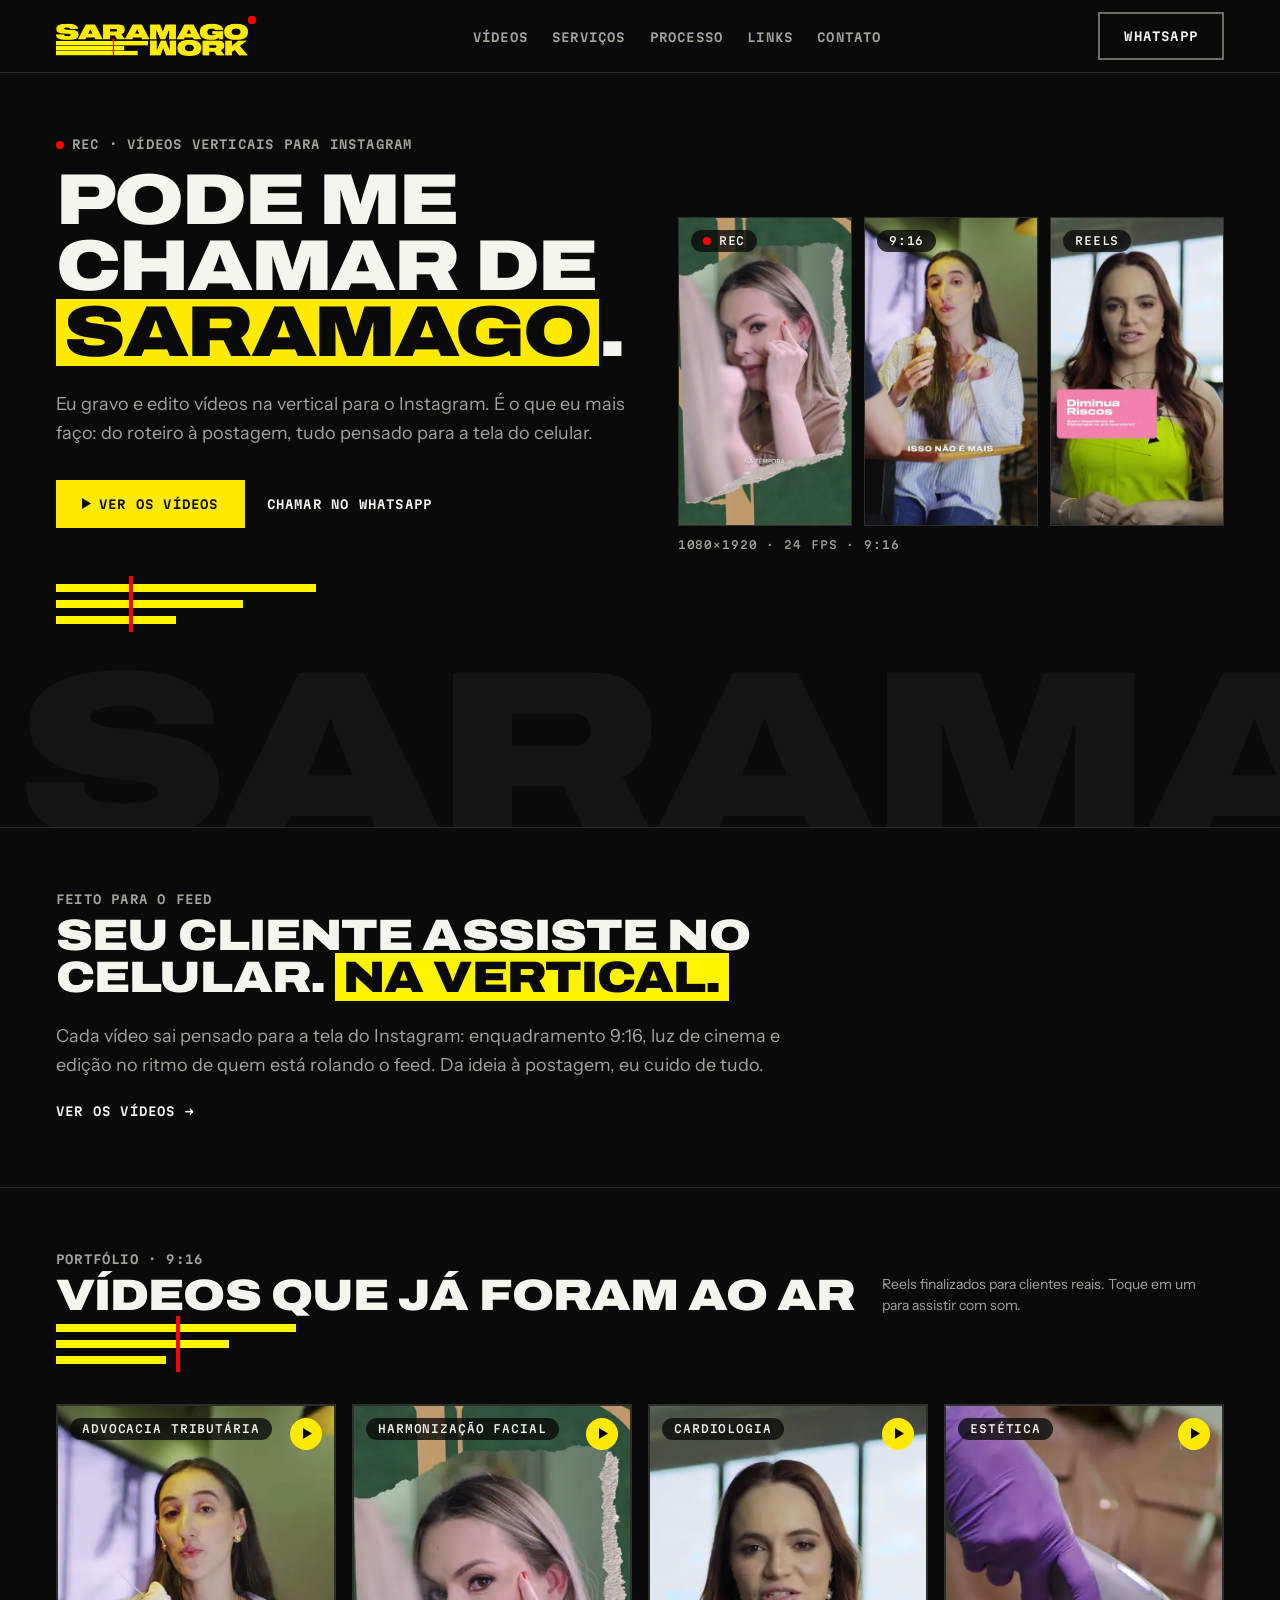
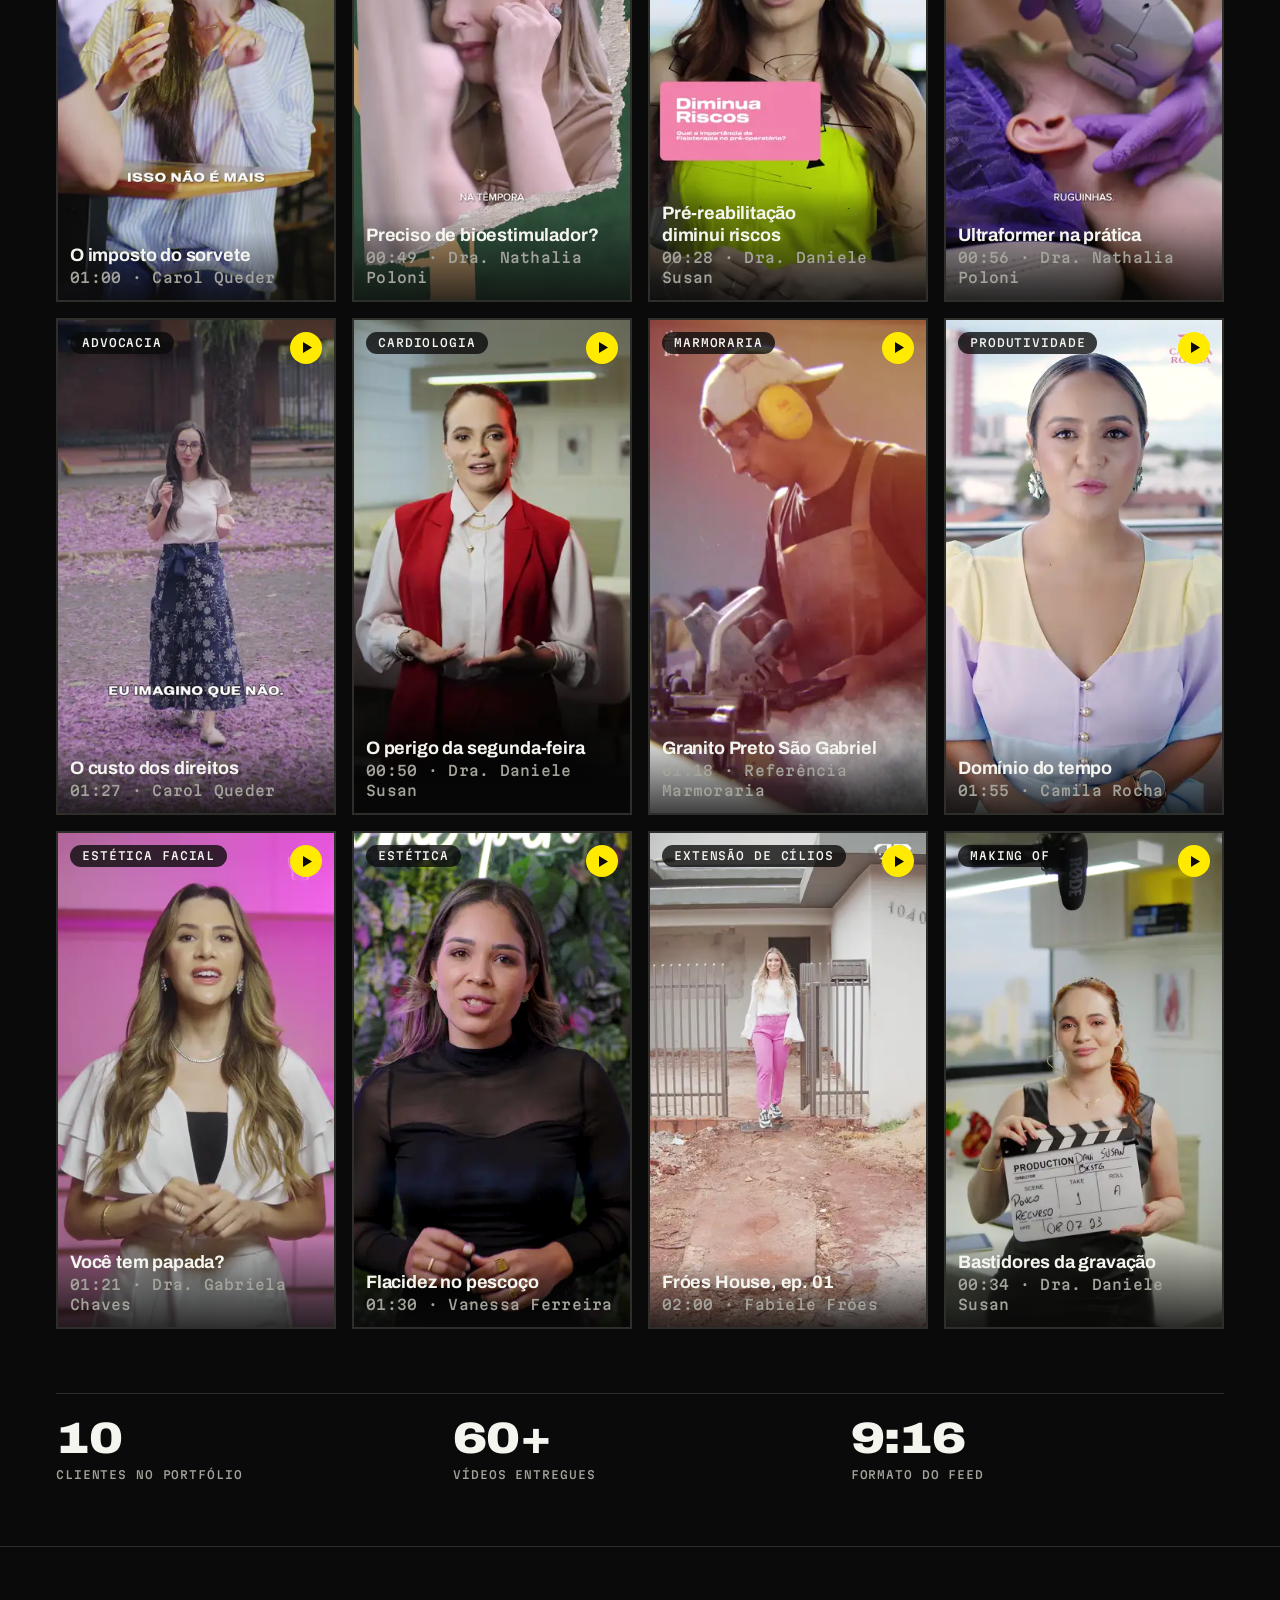
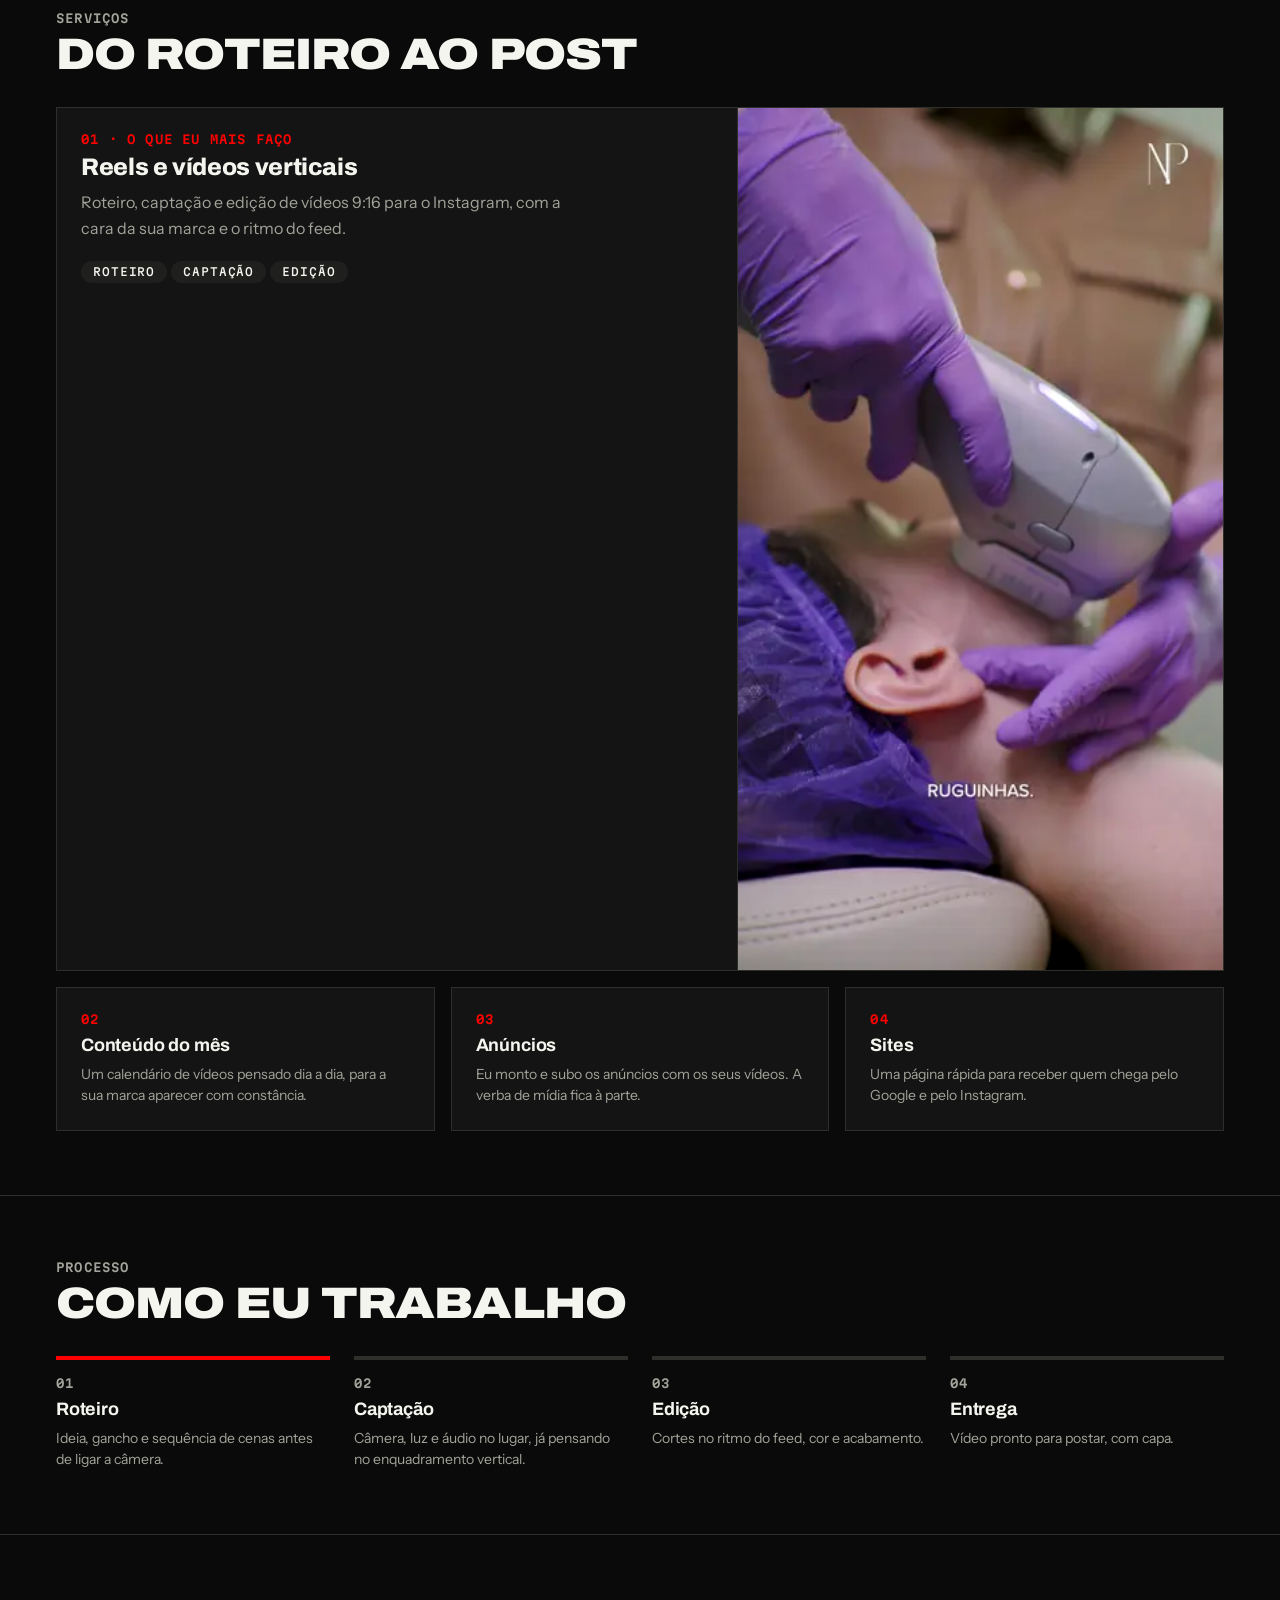
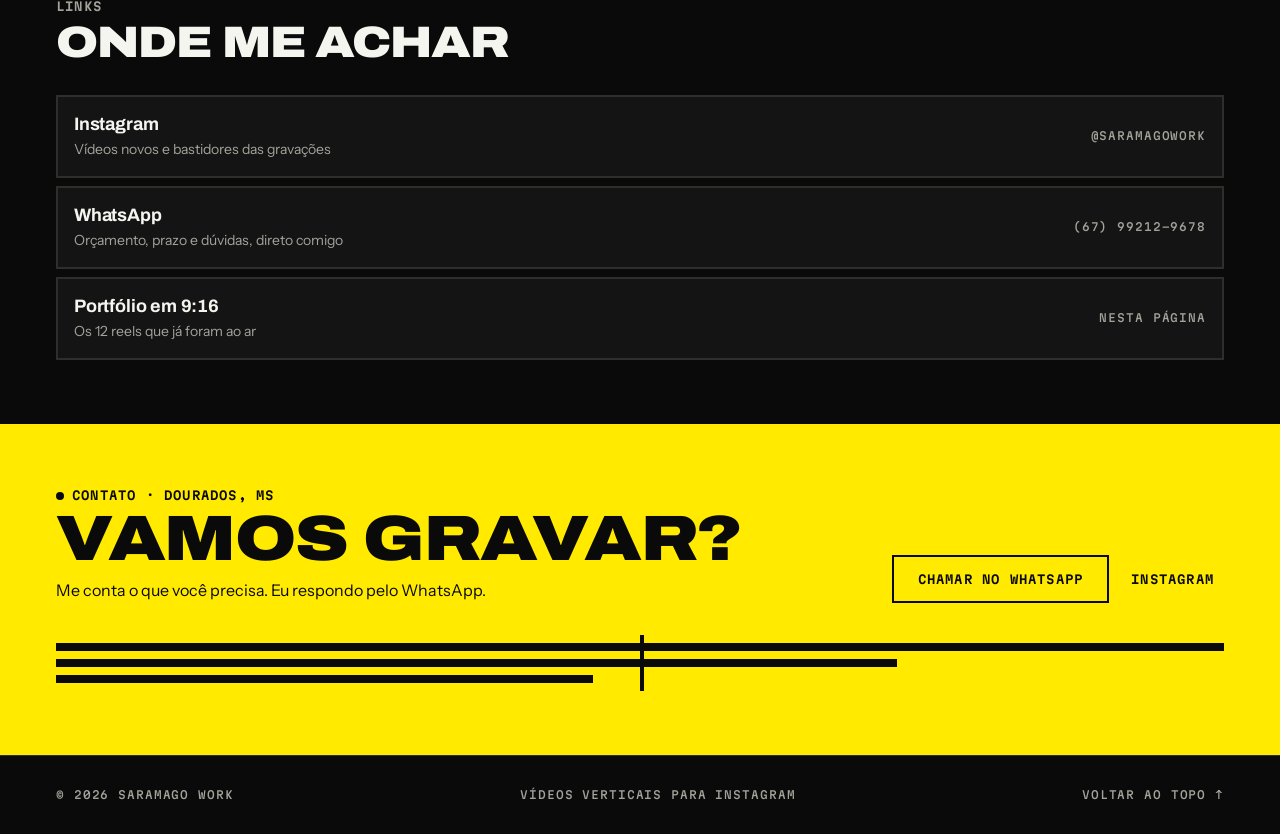
<file: index.html>
<!doctype html>
<html lang="pt-BR" data-theme="dark">
<head>
<meta charset="utf-8">
<meta name="viewport" content="width=device-width, initial-scale=1, viewport-fit=cover">
<title>Saramago Work · Vídeos verticais para Instagram</title>
<meta name="description" content="Pode me chamar de Saramago. Eu gravo e edito vídeos na vertical para o Instagram, do roteiro à postagem. Dourados, MS.">
<meta property="og:title" content="Saramago Work · Vídeos verticais para Instagram">
<meta property="og:description" content="Eu gravo e edito vídeos na vertical para o Instagram, do roteiro à postagem. Dourados, MS.">
<meta property="og:image" content="assets/og.jpg">
<meta property="og:type" content="website">
<link rel="icon" href="assets/logo.png">
<link rel="preconnect" href="https://fonts.googleapis.com">
<link rel="preconnect" href="https://fonts.gstatic.com" crossorigin>
<link rel="stylesheet" href="https://fonts.googleapis.com/css2?family=Archivo:wdth,wght@100..125,400..900&family=Instrument+Sans:wght@400..700&family=Martian+Mono:wght@400..700&display=swap">
<link rel="stylesheet" href="design/tokens.css">
<link rel="stylesheet" href="css/site.css">
</head>
<body>
<a class="skip" href="#conteudo">Pular para o conteúdo</a>

<header class="nav">
  <div class="wrap nav__inner">
    <a class="nav__brand" href="#topo" aria-label="Saramago Work, topo da página">
      <img src="design/assets/saramago-work-lockup-amarelo.png" width="720" height="146" alt="Saramago Work">
      <span class="nav__ponto" aria-hidden="true"></span>
    </a>
    <nav aria-label="Seções">
      <ul class="nav__links">
        <li><a class="label" href="#videos">Vídeos</a></li>
        <li><a class="label" href="#servicos">Serviços</a></li>
        <li><a class="label" href="#processo">Processo</a></li>
        <li><a class="label" href="#links">Links</a></li>
        <li><a class="label" href="#contato">Contato</a></li>
      </ul>
    </nav>
    <a class="btn btn--secondary" href="https://wa.me/5567992129678" target="_blank" rel="noopener" data-whatsapp>WhatsApp</a>
  </div>
</header>

<main id="conteudo">

  <section class="hero" id="topo" aria-labelledby="hero-title">
    <div class="wrap hero__inner">
      <div class="hero__copy">
        <p class="label eyebrow"><span class="rec-dot rec-dot--live" aria-hidden="true"></span>Rec · Vídeos verticais para Instagram</p>
        <h1 class="hero__title" id="hero-title">Pode me chamar de <em>Saramago</em>.</h1>
        <p class="body-l hero__lead">Eu gravo e edito vídeos na vertical para o Instagram. É o que eu mais faço: do roteiro à postagem, tudo pensado para a tela do celular.</p>
        <div class="hero__actions">
          <a class="btn btn--primary" href="#videos"><svg viewBox="0 0 10 12" aria-hidden="true"><path d="M0 0l10 6-10 6z" fill="currentColor"/></svg>Ver os vídeos</a>
          <a class="btn btn--ghost" href="https://wa.me/5567992129678" target="_blank" rel="noopener" data-whatsapp>Chamar no WhatsApp</a>
        </div>
        <div class="barrule barrule--start hero__rule" aria-hidden="true"><span></span><span></span><span></span></div>
      </div>

      <div class="hero__reels" aria-hidden="true">
        <figure class="reel">
          <video muted loop playsinline preload="none" poster="assets/videos/reel-02.webp" data-reel="02"></video>
          <span class="chip"><span class="rec-dot"></span>REC</span>
        </figure>
        <figure class="reel">
          <video muted loop playsinline preload="none" poster="assets/videos/reel-01.webp" data-reel="01"></video>
          <span class="chip">9:16</span>
        </figure>
        <figure class="reel reel--third">
          <video muted loop playsinline preload="none" poster="assets/videos/reel-03.webp" data-reel="03"></video>
          <span class="chip">Reels</span>
        </figure>
        <p class="hero__spec micro">1080×1920 · 24 fps · 9:16</p>
      </div>
    </div>
    <p class="wordmark" aria-hidden="true">Saramago</p>
  </section>

  <section class="section intro" aria-labelledby="intro-title">
    <div class="wrap">
      <p class="label section-label">Feito para o feed</p>
      <h2 class="display-m" id="intro-title">Seu cliente assiste no celular. <span class="mark">Na vertical.</span></h2>
      <p class="body-l intro__body">Cada vídeo sai pensado para a tela do Instagram: enquadramento 9:16, luz de cinema e edição no ritmo de quem está rolando o feed. Da ideia à postagem, eu cuido de tudo.</p>
      <a class="text-link label" href="#videos">Ver os vídeos →</a>
    </div>
  </section>

  <section class="section" id="videos" aria-labelledby="videos-title">
    <div class="wrap">
      <header class="section-head">
        <div>
          <p class="label section-label">Portfólio · 9:16</p>
          <h2 class="display-m" id="videos-title">Vídeos que já foram ao ar</h2>
        </div>
        <p class="body-s videos__sub">Reels finalizados para clientes reais. Toque em um para assistir com som.</p>
      </header>
      <div class="barrule barrule--center section-head__rule" aria-hidden="true"><span></span><span></span><span></span></div>

      <ul class="video-grid">
        <li>
          <button class="video-card" type="button" aria-label="Assistir em tela cheia: O imposto do sorvete · Carol Queder">
            <video muted loop playsinline preload="none" poster="assets/videos/reel-01.webp" data-reel="01"></video>
            <span class="chip">Advocacia tributária</span>
            <span class="video-card__meta"><span class="video-card__title h3">O imposto do sorvete</span><span class="video-card__info data">01:00 · Carol Queder</span></span>
            <span class="play" aria-hidden="true"><svg viewBox="0 0 10 12"><path d="M0 0l10 6-10 6z" fill="currentColor"/></svg></span>
          </button>
        </li>
        <li>
          <button class="video-card" type="button" aria-label="Assistir em tela cheia: Preciso de bioestimulador? · Dra. Nathalia Poloni">
            <video muted loop playsinline preload="none" poster="assets/videos/reel-02.webp" data-reel="02"></video>
            <span class="chip">Harmonização facial</span>
            <span class="video-card__meta"><span class="video-card__title h3">Preciso de bioestimulador?</span><span class="video-card__info data">00:49 · Dra. Nathalia Poloni</span></span>
            <span class="play" aria-hidden="true"><svg viewBox="0 0 10 12"><path d="M0 0l10 6-10 6z" fill="currentColor"/></svg></span>
          </button>
        </li>
        <li>
          <button class="video-card" type="button" aria-label="Assistir em tela cheia: Pré-reabilitação diminui riscos · Dra. Daniele Susan">
            <video muted loop playsinline preload="none" poster="assets/videos/reel-03.webp" data-reel="03"></video>
            <span class="chip">Cardiologia</span>
            <span class="video-card__meta"><span class="video-card__title h3">Pré-reabilitação diminui riscos</span><span class="video-card__info data">00:28 · Dra. Daniele Susan</span></span>
            <span class="play" aria-hidden="true"><svg viewBox="0 0 10 12"><path d="M0 0l10 6-10 6z" fill="currentColor"/></svg></span>
          </button>
        </li>
        <li>
          <button class="video-card" type="button" aria-label="Assistir em tela cheia: Ultraformer na prática · Dra. Nathalia Poloni">
            <video muted loop playsinline preload="none" poster="assets/videos/reel-04.webp" data-reel="04"></video>
            <span class="chip">Estética</span>
            <span class="video-card__meta"><span class="video-card__title h3">Ultraformer na prática</span><span class="video-card__info data">00:56 · Dra. Nathalia Poloni</span></span>
            <span class="play" aria-hidden="true"><svg viewBox="0 0 10 12"><path d="M0 0l10 6-10 6z" fill="currentColor"/></svg></span>
          </button>
        </li>
        <li>
          <button class="video-card" type="button" aria-label="Assistir em tela cheia: O custo dos direitos · Carol Queder">
            <video muted loop playsinline preload="none" poster="assets/videos/reel-05.webp" data-reel="05"></video>
            <span class="chip">Advocacia</span>
            <span class="video-card__meta"><span class="video-card__title h3">O custo dos direitos</span><span class="video-card__info data">01:27 · Carol Queder</span></span>
            <span class="play" aria-hidden="true"><svg viewBox="0 0 10 12"><path d="M0 0l10 6-10 6z" fill="currentColor"/></svg></span>
          </button>
        </li>
        <li>
          <button class="video-card" type="button" aria-label="Assistir em tela cheia: O perigo da segunda-feira · Dra. Daniele Susan">
            <video muted loop playsinline preload="none" poster="assets/videos/reel-06.webp" data-reel="06"></video>
            <span class="chip">Cardiologia</span>
            <span class="video-card__meta"><span class="video-card__title h3">O perigo da segunda-feira</span><span class="video-card__info data">00:50 · Dra. Daniele Susan</span></span>
            <span class="play" aria-hidden="true"><svg viewBox="0 0 10 12"><path d="M0 0l10 6-10 6z" fill="currentColor"/></svg></span>
          </button>
        </li>
        <li>
          <button class="video-card" type="button" aria-label="Assistir em tela cheia: Granito Preto São Gabriel · Referência Marmoraria">
            <video muted loop playsinline preload="none" poster="assets/videos/reel-07.webp" data-reel="07"></video>
            <span class="chip">Marmoraria</span>
            <span class="video-card__meta"><span class="video-card__title h3">Granito Preto São Gabriel</span><span class="video-card__info data">01:18 · Referência Marmoraria</span></span>
            <span class="play" aria-hidden="true"><svg viewBox="0 0 10 12"><path d="M0 0l10 6-10 6z" fill="currentColor"/></svg></span>
          </button>
        </li>
        <li>
          <button class="video-card" type="button" aria-label="Assistir em tela cheia: Domínio do tempo · Camila Rocha">
            <video muted loop playsinline preload="none" poster="assets/videos/reel-08.webp" data-reel="08"></video>
            <span class="chip">Produtividade</span>
            <span class="video-card__meta"><span class="video-card__title h3">Domínio do tempo</span><span class="video-card__info data">01:55 · Camila Rocha</span></span>
            <span class="play" aria-hidden="true"><svg viewBox="0 0 10 12"><path d="M0 0l10 6-10 6z" fill="currentColor"/></svg></span>
          </button>
        </li>
        <li>
          <button class="video-card" type="button" aria-label="Assistir em tela cheia: Você tem papada? · Dra. Gabriela Chaves">
            <video muted loop playsinline preload="none" poster="assets/videos/reel-09.webp" data-reel="09"></video>
            <span class="chip">Estética facial</span>
            <span class="video-card__meta"><span class="video-card__title h3">Você tem papada?</span><span class="video-card__info data">01:21 · Dra. Gabriela Chaves</span></span>
            <span class="play" aria-hidden="true"><svg viewBox="0 0 10 12"><path d="M0 0l10 6-10 6z" fill="currentColor"/></svg></span>
          </button>
        </li>
        <li>
          <button class="video-card" type="button" aria-label="Assistir em tela cheia: Flacidez no pescoço · Vanessa Ferreira">
            <video muted loop playsinline preload="none" poster="assets/videos/reel-10.webp" data-reel="10"></video>
            <span class="chip">Estética</span>
            <span class="video-card__meta"><span class="video-card__title h3">Flacidez no pescoço</span><span class="video-card__info data">01:30 · Vanessa Ferreira</span></span>
            <span class="play" aria-hidden="true"><svg viewBox="0 0 10 12"><path d="M0 0l10 6-10 6z" fill="currentColor"/></svg></span>
          </button>
        </li>
        <li>
          <button class="video-card" type="button" aria-label="Assistir em tela cheia: Fróes House, ep. 01 · Fabiele Fróes">
            <video muted loop playsinline preload="none" poster="assets/videos/reel-11.webp" data-reel="11"></video>
            <span class="chip">Extensão de cílios</span>
            <span class="video-card__meta"><span class="video-card__title h3">Fróes House, ep. 01</span><span class="video-card__info data">02:00 · Fabiele Fróes</span></span>
            <span class="play" aria-hidden="true"><svg viewBox="0 0 10 12"><path d="M0 0l10 6-10 6z" fill="currentColor"/></svg></span>
          </button>
        </li>
        <li>
          <button class="video-card" type="button" aria-label="Assistir em tela cheia: Bastidores da gravação · Dra. Daniele Susan">
            <video muted loop playsinline preload="none" poster="assets/videos/reel-12.webp" data-reel="12"></video>
            <span class="chip">Making of</span>
            <span class="video-card__meta"><span class="video-card__title h3">Bastidores da gravação</span><span class="video-card__info data">00:34 · Dra. Daniele Susan</span></span>
            <span class="play" aria-hidden="true"><svg viewBox="0 0 10 12"><path d="M0 0l10 6-10 6z" fill="currentColor"/></svg></span>
          </button>
        </li>
      </ul>

      <ul class="stats">
        <li><span class="stat__value">10</span><span class="stat__label micro">Clientes no portfólio</span></li>
        <li><span class="stat__value">60+</span><span class="stat__label micro">Vídeos entregues</span></li>
        <li><span class="stat__value">9:16</span><span class="stat__label micro">Formato do feed</span></li>
      </ul>
    </div>
  </section>

  <section class="section" id="servicos" aria-labelledby="servicos-title">
    <div class="wrap">
      <header class="section-head">
        <div>
          <p class="label section-label">Serviços</p>
          <h2 class="display-m" id="servicos-title">Do roteiro ao post</h2>
        </div>
      </header>

      <div class="service-grid">
        <article class="service service--featured">
          <div class="service__text">
            <p class="label service__num">01 · O que eu mais faço</p>
            <h3 class="h2 service__title">Reels e vídeos verticais</h3>
            <p class="body service__body">Roteiro, captação e edição de vídeos 9:16 para o Instagram, com a cara da sua marca e o ritmo do feed.</p>
            <ul class="badges">
              <li class="badge">Roteiro</li>
              <li class="badge">Captação</li>
              <li class="badge">Edição</li>
            </ul>
          </div>
          <div class="service__media">
            <video muted loop playsinline preload="none" poster="assets/videos/reel-04.webp" data-reel="04" aria-hidden="true"></video>
          </div>
        </article>
        <article class="service">
          <p class="label service__num">02</p>
          <h3 class="h3 service__title">Conteúdo do mês</h3>
          <p class="body-s service__body">Um calendário de vídeos pensado dia a dia, para a sua marca aparecer com constância.</p>
        </article>
        <article class="service">
          <p class="label service__num">03</p>
          <h3 class="h3 service__title">Anúncios</h3>
          <p class="body-s service__body">Eu monto e subo os anúncios com os seus vídeos. A verba de mídia fica à parte.</p>
        </article>
        <article class="service">
          <p class="label service__num">04</p>
          <h3 class="h3 service__title">Sites</h3>
          <p class="body-s service__body">Uma página rápida para receber quem chega pelo Google e pelo Instagram.</p>
        </article>
      </div>
    </div>
  </section>

  <section class="section" id="processo" aria-labelledby="processo-title">
    <div class="wrap">
      <header class="section-head">
        <div>
          <p class="label section-label">Processo</p>
          <h2 class="display-m" id="processo-title">Como eu trabalho</h2>
        </div>
      </header>
      <ol class="steps">
        <li class="step">
          <span class="step__num label">01</span>
          <h3 class="h3 step__title">Roteiro</h3>
          <p class="body-s step__body">Ideia, gancho e sequência de cenas antes de ligar a câmera.</p>
        </li>
        <li class="step">
          <span class="step__num label">02</span>
          <h3 class="h3 step__title">Captação</h3>
          <p class="body-s step__body">Câmera, luz e áudio no lugar, já pensando no enquadramento vertical.</p>
        </li>
        <li class="step">
          <span class="step__num label">03</span>
          <h3 class="h3 step__title">Edição</h3>
          <p class="body-s step__body">Cortes no ritmo do feed, cor e acabamento.</p>
        </li>
        <li class="step">
          <span class="step__num label">04</span>
          <h3 class="h3 step__title">Entrega</h3>
          <p class="body-s step__body">Vídeo pronto para postar, com capa.</p>
        </li>
      </ol>
    </div>
  </section>

  <!-- TROCAR: acrescentar aqui os próximos links (cursos, canal, materiais) quando existirem.
       Cada item é um <li> com o mesmo molde: título, linha de apoio e o destino à direita. -->
  <section class="section" id="links" aria-labelledby="links-title">
    <div class="wrap">
      <header class="section-head">
        <div>
          <p class="label section-label">Links</p>
          <h2 class="display-m" id="links-title">Onde me achar</h2>
        </div>
      </header>

      <ul class="link-list">
        <li>
          <a class="link-card" href="https://www.instagram.com/saramagowork" target="_blank" rel="noopener" data-instagram>
            <span class="link-card__text">
              <span class="h3">Instagram</span>
              <span class="body-s">Vídeos novos e bastidores das gravações</span>
            </span>
            <span class="micro link-card__dest">@saramagowork</span>
          </a>
        </li>
        <li>
          <a class="link-card" href="https://wa.me/5567992129678" target="_blank" rel="noopener" data-whatsapp>
            <span class="link-card__text">
              <span class="h3">WhatsApp</span>
              <span class="body-s">Orçamento, prazo e dúvidas, direto comigo</span>
            </span>
            <span class="micro link-card__dest">(67) 99212-9678</span>
          </a>
        </li>
        <li>
          <a class="link-card" href="#videos">
            <span class="link-card__text">
              <span class="h3">Portfólio em 9:16</span>
              <span class="body-s">Os 12 reels que já foram ao ar</span>
            </span>
            <span class="micro link-card__dest">Nesta página</span>
          </a>
        </li>
      </ul>
    </div>
  </section>

  <section class="cta" id="contato" aria-labelledby="contato-title">
    <div class="wrap cta__inner">
      <div class="cta__text">
        <p class="label"><span class="rec-dot rec-dot--on-brand" aria-hidden="true"></span>Contato · Dourados, MS</p>
        <h2 class="display-m cta__title" id="contato-title">Vamos gravar?</h2>
        <p class="body cta__body">Me conta o que você precisa. Eu respondo pelo WhatsApp.</p>
      </div>
      <div class="cta__actions">
        <a class="btn btn--on-brand" href="https://wa.me/5567992129678" target="_blank" rel="noopener" data-whatsapp>Chamar no WhatsApp</a>
        <a class="btn btn--on-brand-ghost" href="#" target="_blank" rel="noopener" data-instagram hidden>Instagram</a>
      </div>
      <div class="barrule barrule--center barrule--on-brand cta__rule" aria-hidden="true"><span></span><span></span><span></span></div>
    </div>
  </section>
</main>

<footer class="footer">
  <div class="wrap footer__inner">
    <span class="micro">© <span data-year>2026</span> Saramago Work</span>
    <span class="micro">Vídeos verticais para Instagram</span>
    <a class="micro" href="#topo">Voltar ao topo ↑</a>
  </div>
</footer>

<div class="lightbox" id="lightbox" role="dialog" aria-modal="true" aria-label="Vídeo em tela cheia" hidden>
  <div class="lightbox__stage">
    <div class="player">
      <video class="lightbox__video" playsinline preload="metadata"
             controlslist="nodownload noplaybackrate noremoteplayback"
             disablepictureinpicture disableremoteplayback></video>
      <button class="player__tap" type="button" data-play aria-label="Tocar ou pausar o vídeo"></button>
      <div class="player__bar">
        <button class="player__btn" type="button" data-play aria-label="Tocar ou pausar o vídeo">
          <svg viewBox="0 0 12 14" aria-hidden="true" data-icon-play><path d="M0 0l12 7-12 7z" fill="currentColor"/></svg>
          <svg viewBox="0 0 12 14" aria-hidden="true" data-icon-pause hidden><path d="M0 0h4v14H0zM8 0h4v14H8z" fill="currentColor"/></svg>
        </button>
        <input class="player__seek" type="range" min="0" max="1000" step="1" value="0" data-seek aria-label="Posição do vídeo">
        <span class="player__time" data-time>00:00 / 00:00</span>
        <button class="player__btn" type="button" data-mute aria-label="Silenciar o vídeo">
          <svg viewBox="0 0 16 14" aria-hidden="true" data-icon-sound><path d="M1 5h3l4-4v12L4 9H1z" fill="currentColor"/><path d="M11 4.5a4 4 0 010 5M13 2.5a7 7 0 010 9" fill="none" stroke="currentColor" stroke-width="1.4" stroke-linecap="round"/></svg>
          <svg viewBox="0 0 16 14" aria-hidden="true" data-icon-mute hidden><path d="M1 5h3l4-4v12L4 9H1z" fill="currentColor"/><path d="M11 5l4 4M15 5l-4 4" fill="none" stroke="currentColor" stroke-width="1.4" stroke-linecap="round"/></svg>
        </button>
      </div>
    </div>
    <p class="lightbox__caption micro"><span data-lb-title></span><span data-lb-count></span></p>
  </div>
  <button class="icon-btn lightbox__close" type="button" aria-label="Fechar"><svg viewBox="0 0 16 16" aria-hidden="true"><path d="M3 3l10 10M13 3L3 13" stroke="currentColor" stroke-width="1.6" stroke-linecap="round"/></svg></button>
  <button class="icon-btn lightbox__prev" type="button" aria-label="Vídeo anterior"><svg viewBox="0 0 16 16" aria-hidden="true"><path d="M10 3L5 8l5 5" fill="none" stroke="currentColor" stroke-width="1.6" stroke-linecap="round" stroke-linejoin="round"/></svg></button>
  <button class="icon-btn lightbox__next" type="button" aria-label="Próximo vídeo"><svg viewBox="0 0 16 16" aria-hidden="true"><path d="M6 3l5 5-5 5" fill="none" stroke="currentColor" stroke-width="1.6" stroke-linecap="round" stroke-linejoin="round"/></svg></button>
</div>

<script>
(() => {
  // Contatos.
  const SITE = {
    whatsapp: "5567992129678",
    whatsappText: "Olá, Saramago! Vim pelo site e quero conversar sobre vídeos.",
    instagram: "https://www.instagram.com/saramagowork"
  };

  const waHref = `https://wa.me/${SITE.whatsapp}?text=${encodeURIComponent(SITE.whatsappText)}`;
  document.querySelectorAll("[data-whatsapp]").forEach((a) => { a.href = waHref; });
  document.querySelectorAll("[data-instagram]").forEach((a) => {
    if (SITE.instagram) { a.href = SITE.instagram; a.hidden = false; }
  });
  document.querySelectorAll("[data-year]").forEach((el) => { el.textContent = new Date().getFullYear(); });

  const reduceMotion = window.matchMedia("(prefers-reduced-motion: reduce)");

  // Movimento, na mesma linguagem do componente LogoMotion: revelar por varredura.
  // Os blocos só ficam escondidos depois que este script assume: sem JS, a página já está pronta.
  // Movimento, na linguagem do componente LogoMotion: revelar por varredura, pontuar com
  // o vermelho. Os valores são os mesmos tokens --motion-* e --ease-* de tokens.css.
  //
  // Tudo é animado por cima do estado final, com fill "none": o CSS já deixa a página
  // pronta, então nada some se o script falhar, se a aba estiver em segundo plano ou se
  // a pessoa pedir menos movimento. Animação aqui é acréscimo, nunca condição.
  const MOVIMENTO = {
    varredura: 520,
    pop: 260,
    easeVarredura: "cubic-bezier(0.16, 1, 0.3, 1)",
    easePop: "cubic-bezier(0.34, 1.56, 0.64, 1)"
  };
  const podeAnimar = !reduceMotion.matches && typeof Element.prototype.animate === "function";

  function entrarMarca() {
    const logo = document.querySelector(".nav__brand img");
    const ponto = document.querySelector(".nav__ponto");
    if (logo) {
      logo.animate(
        [{ clipPath: "inset(0 100% 0 0)" }, { clipPath: "inset(0 0 0 0)" }],
        { duration: MOVIMENTO.varredura, easing: MOVIMENTO.easeVarredura, fill: "none" }
      );
    }
    if (ponto) {
      ponto.animate(
        [{ transform: "scale(0)" }, { transform: "scale(1.15)" }, { transform: "scale(1)" }],
        { duration: MOVIMENTO.pop, delay: MOVIMENTO.varredura - 60, easing: MOVIMENTO.easePop, fill: "none" }
      );
    }
  }

  // As barras do motivo crescem da esquerda, uma atrás da outra, como o logotipo escalona.
  function entrarBarras(barrule) {
    const barras = barrule.querySelectorAll("span");
    barras.forEach((barra, i) => {
      barra.animate(
        [{ transform: "scaleX(0)" }, { transform: "scaleX(1)" }],
        {
          duration: MOVIMENTO.varredura,
          delay: i * 80,
          easing: MOVIMENTO.easeVarredura,
          fill: "none",
          composite: "replace"
        }
      );
      barra.style.transformOrigin = "left center";
    });
  }

  if (podeAnimar) {
    entrarMarca();
    if ("IntersectionObserver" in window) {
      const observador = new IntersectionObserver((entries) => {
        for (const entrada of entries) {
          if (!entrada.isIntersecting) continue;
          entrarBarras(entrada.target);
          observador.unobserve(entrada.target);
        }
      }, { threshold: 0.3 });
      document.querySelectorAll(".barrule").forEach((el) => observador.observe(el));
    }
  }

  // O caminho dos arquivos fica aqui, e não no HTML: quem ler a página não encontra a lista.
  // Isso só dificulta — qualquer pessoa ainda vê o endereço na aba de rede do navegador.
  const fonte = (id, completo) => `assets/videos/reel-${id}${completo ? "-full" : ""}.mp4`;

  // Fecha os caminhos fáceis de salvar o vídeo: menu do botão direito, toque longo no iOS e arrastar para fora.
  document.addEventListener("contextmenu", (event) => {
    if (event.target.closest("video, .video-card, .reel, .player")) event.preventDefault();
  });
  document.addEventListener("dragstart", (event) => {
    if (event.target.closest("video, .video-card, .reel, .player")) event.preventDefault();
  });

  // Vídeos só carregam perto da tela e só tocam enquanto aparecem.
  // Em conexão lenta (2G/3G) ou com economia de dados, ficam só as capas até alguém abrir a tela cheia.
  const connection = navigator.connection;
  const slowNetwork = Boolean(connection && (connection.saveData || /2g|3g/.test(connection.effectiveType || "")));
  const observer = new IntersectionObserver((entries) => {
    for (const { target: video, isIntersecting } of entries) {
      if (isIntersecting) {
        if (!video.getAttribute("src")) video.src = fonte(video.dataset.reel, false);
        video.muted = true;
        video.play().catch(() => {});
      } else if (!video.paused) {
        video.pause();
      }
    }
  }, { rootMargin: "100px 0px", threshold: 0.15 });
  if (!reduceMotion.matches && !slowNetwork) {
    document.querySelectorAll("video[data-reel]").forEach((video) => observer.observe(video));
  }

  // Tela cheia, com controles próprios: os controles nativos trazem o menu de três pontos,
  // e é de lá que sai o "Baixar vídeo".
  const cards = [...document.querySelectorAll(".video-card")];
  const lightbox = document.getElementById("lightbox");
  const lbVideo = lightbox.querySelector(".lightbox__video");
  const lbTitle = lightbox.querySelector("[data-lb-title]");
  const lbCount = lightbox.querySelector("[data-lb-count]");
  const closeBtn = lightbox.querySelector(".lightbox__close");
  const seek = lightbox.querySelector("[data-seek]");
  const timeLabel = lightbox.querySelector("[data-time]");
  const muteBtn = lightbox.querySelector("[data-mute]");
  const iconPlay = lightbox.querySelector("[data-icon-play]");
  const iconPause = lightbox.querySelector("[data-icon-pause]");
  const iconSound = lightbox.querySelector("[data-icon-sound]");
  const iconMute = lightbox.querySelector("[data-icon-mute]");
  const pad = (n) => String(n).padStart(2, "0");
  const clock = (s) => (Number.isFinite(s) ? `${pad(Math.floor(s / 60))}:${pad(Math.floor(s % 60))}` : "00:00");
  let current = 0;
  let lastFocus = null;
  let arrastando = false;

  // Em SVG a propriedade .hidden não reflete no atributo, então o seletor [hidden] do CSS
  // não enxergaria a troca: aqui o atributo é mexido na mão.
  const mostrar = (el, visivel) => el.toggleAttribute("hidden", !visivel);

  function marcarPlay() {
    const tocando = !lbVideo.paused && !lbVideo.ended;
    mostrar(iconPlay, !tocando);
    mostrar(iconPause, tocando);
  }

  function marcarSom() {
    mostrar(iconSound, !lbVideo.muted);
    mostrar(iconMute, lbVideo.muted);
    muteBtn.setAttribute("aria-label", lbVideo.muted ? "Ativar o som do vídeo" : "Silenciar o vídeo");
  }

  function marcarTempo() {
    const total = lbVideo.duration;
    timeLabel.textContent = `${clock(lbVideo.currentTime)} / ${clock(total)}`;
    if (!arrastando && Number.isFinite(total) && total > 0) {
      seek.value = String(Math.round((lbVideo.currentTime / total) * 1000));
    }
  }

  function alternarPlay() {
    if (lbVideo.paused) lbVideo.play().catch(() => {});
    else lbVideo.pause();
  }

  function show(index) {
    current = (index + cards.length) % cards.length;
    const card = cards[current];
    const source = card.querySelector("video");
    lbVideo.poster = source.poster;
    lbVideo.src = fonte(source.dataset.reel, true);
    lbVideo.muted = false;
    seek.value = "0";
    timeLabel.textContent = "00:00 / 00:00";
    lbTitle.textContent = card.querySelector(".video-card__title").textContent;
    lbCount.textContent = `${pad(current + 1)} / ${pad(cards.length)}`;
    marcarSom();
    lbVideo.play().catch(() => {});
  }

  function open(index) {
    lastFocus = document.activeElement;
    lightbox.hidden = false;
    document.body.style.overflow = "hidden";
    show(index);
    closeBtn.focus();
  }

  function close() {
    lightbox.hidden = true;
    lbVideo.pause();
    lbVideo.removeAttribute("src");
    lbVideo.load();
    document.body.style.overflow = "";
    if (lastFocus) lastFocus.focus();
  }

  cards.forEach((card, i) => card.addEventListener("click", () => open(i)));
  closeBtn.addEventListener("click", close);
  lightbox.querySelector(".lightbox__prev").addEventListener("click", () => show(current - 1));
  lightbox.querySelector(".lightbox__next").addEventListener("click", () => show(current + 1));
  lightbox.addEventListener("click", (event) => { if (event.target === lightbox) close(); });

  lightbox.querySelectorAll("[data-play]").forEach((b) => b.addEventListener("click", alternarPlay));
  muteBtn.addEventListener("click", () => { lbVideo.muted = !lbVideo.muted; marcarSom(); });
  lbVideo.addEventListener("play", marcarPlay);
  lbVideo.addEventListener("pause", marcarPlay);
  lbVideo.addEventListener("ended", marcarPlay);
  lbVideo.addEventListener("timeupdate", marcarTempo);
  lbVideo.addEventListener("loadedmetadata", marcarTempo);
  seek.addEventListener("pointerdown", () => { arrastando = true; });
  seek.addEventListener("input", () => {
    const total = lbVideo.duration;
    if (Number.isFinite(total) && total > 0) lbVideo.currentTime = (Number(seek.value) / 1000) * total;
  });
  seek.addEventListener("change", () => { arrastando = false; });

  document.addEventListener("keydown", (event) => {
    if (lightbox.hidden) return;
    const naBarra = document.activeElement === seek;
    if (event.key === "Escape") close();
    else if (event.key === " " && !naBarra) { event.preventDefault(); alternarPlay(); }
    else if (event.key === "ArrowLeft" && !naBarra) show(current - 1);
    else if (event.key === "ArrowRight" && !naBarra) show(current + 1);
    else if (event.key === "Tab") {
      const focusable = [...lightbox.querySelectorAll("button, input")].filter((el) => el.offsetParent !== null);
      const first = focusable[0];
      const last = focusable[focusable.length - 1];
      if (event.shiftKey && document.activeElement === first) { event.preventDefault(); last.focus(); }
      else if (!event.shiftKey && document.activeElement === last) { event.preventDefault(); first.focus(); }
    }
  });
})();
</script>
</body>
</html>
</file>
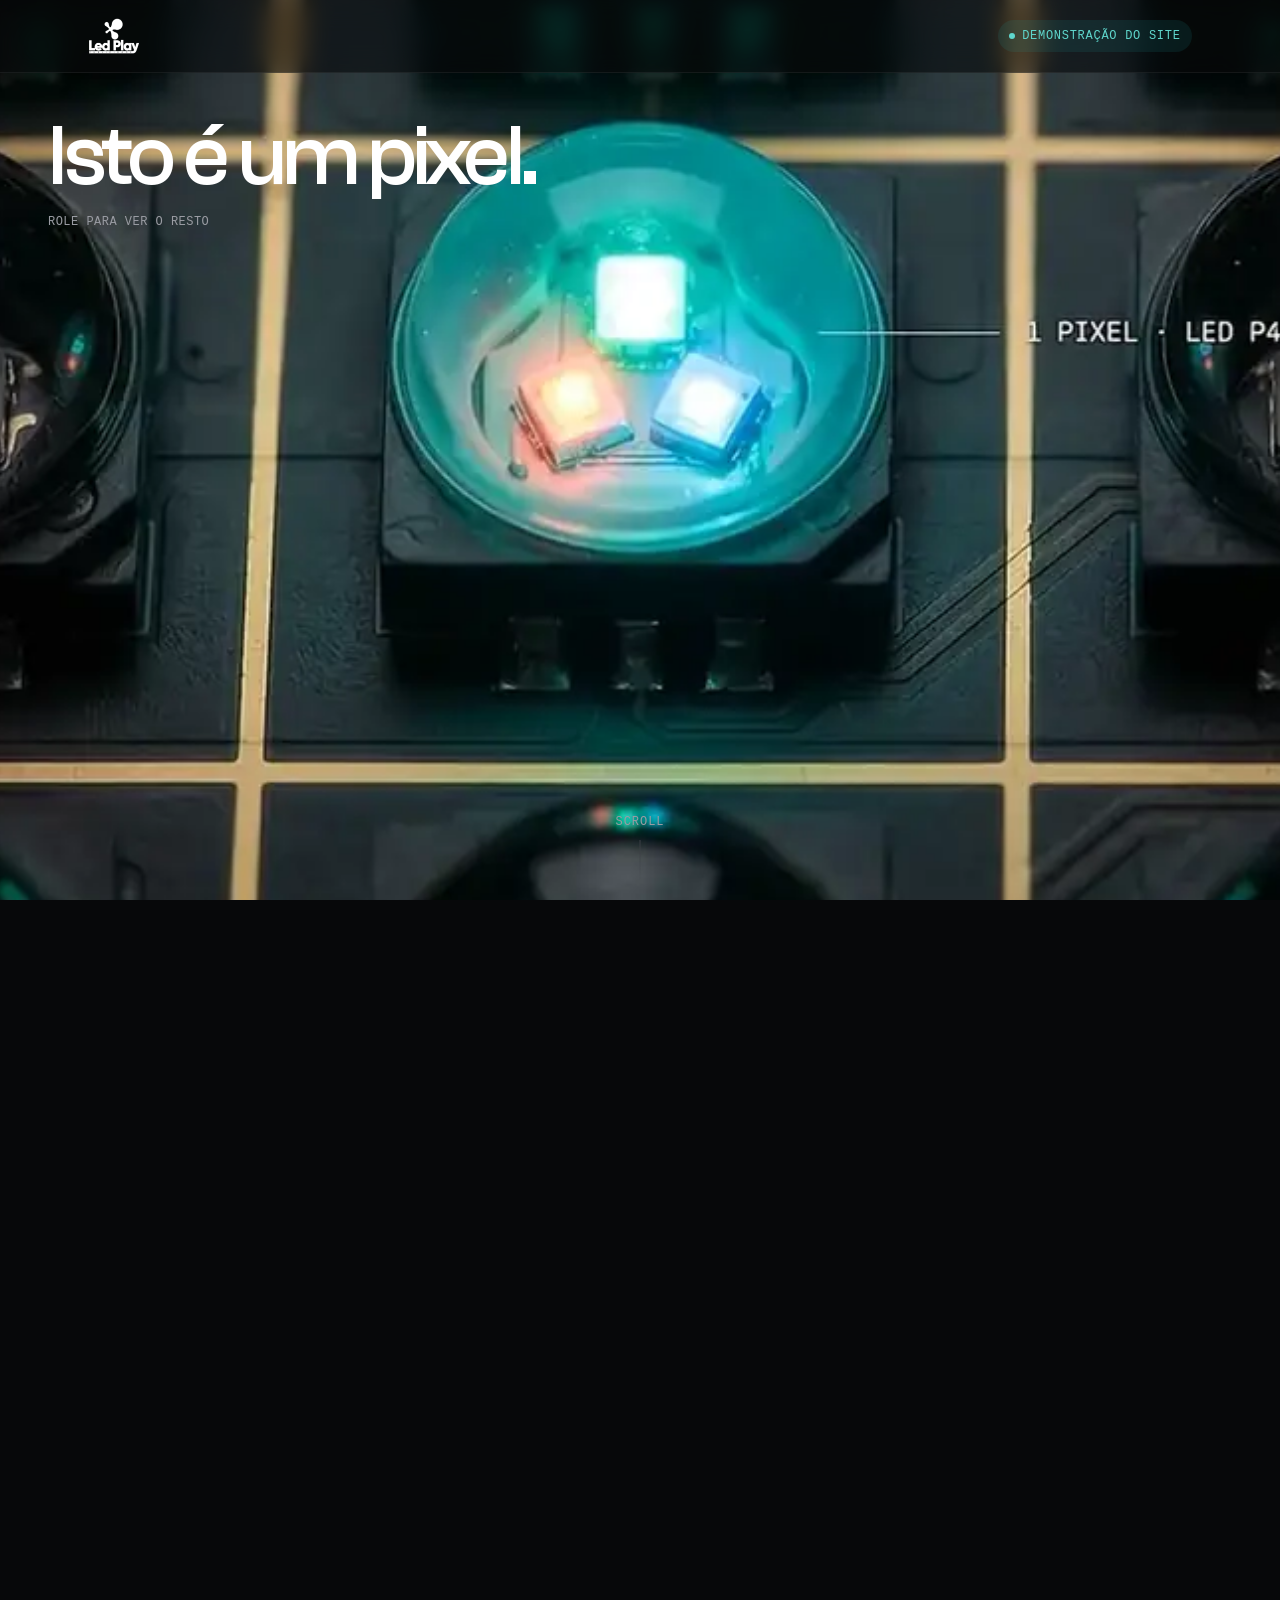
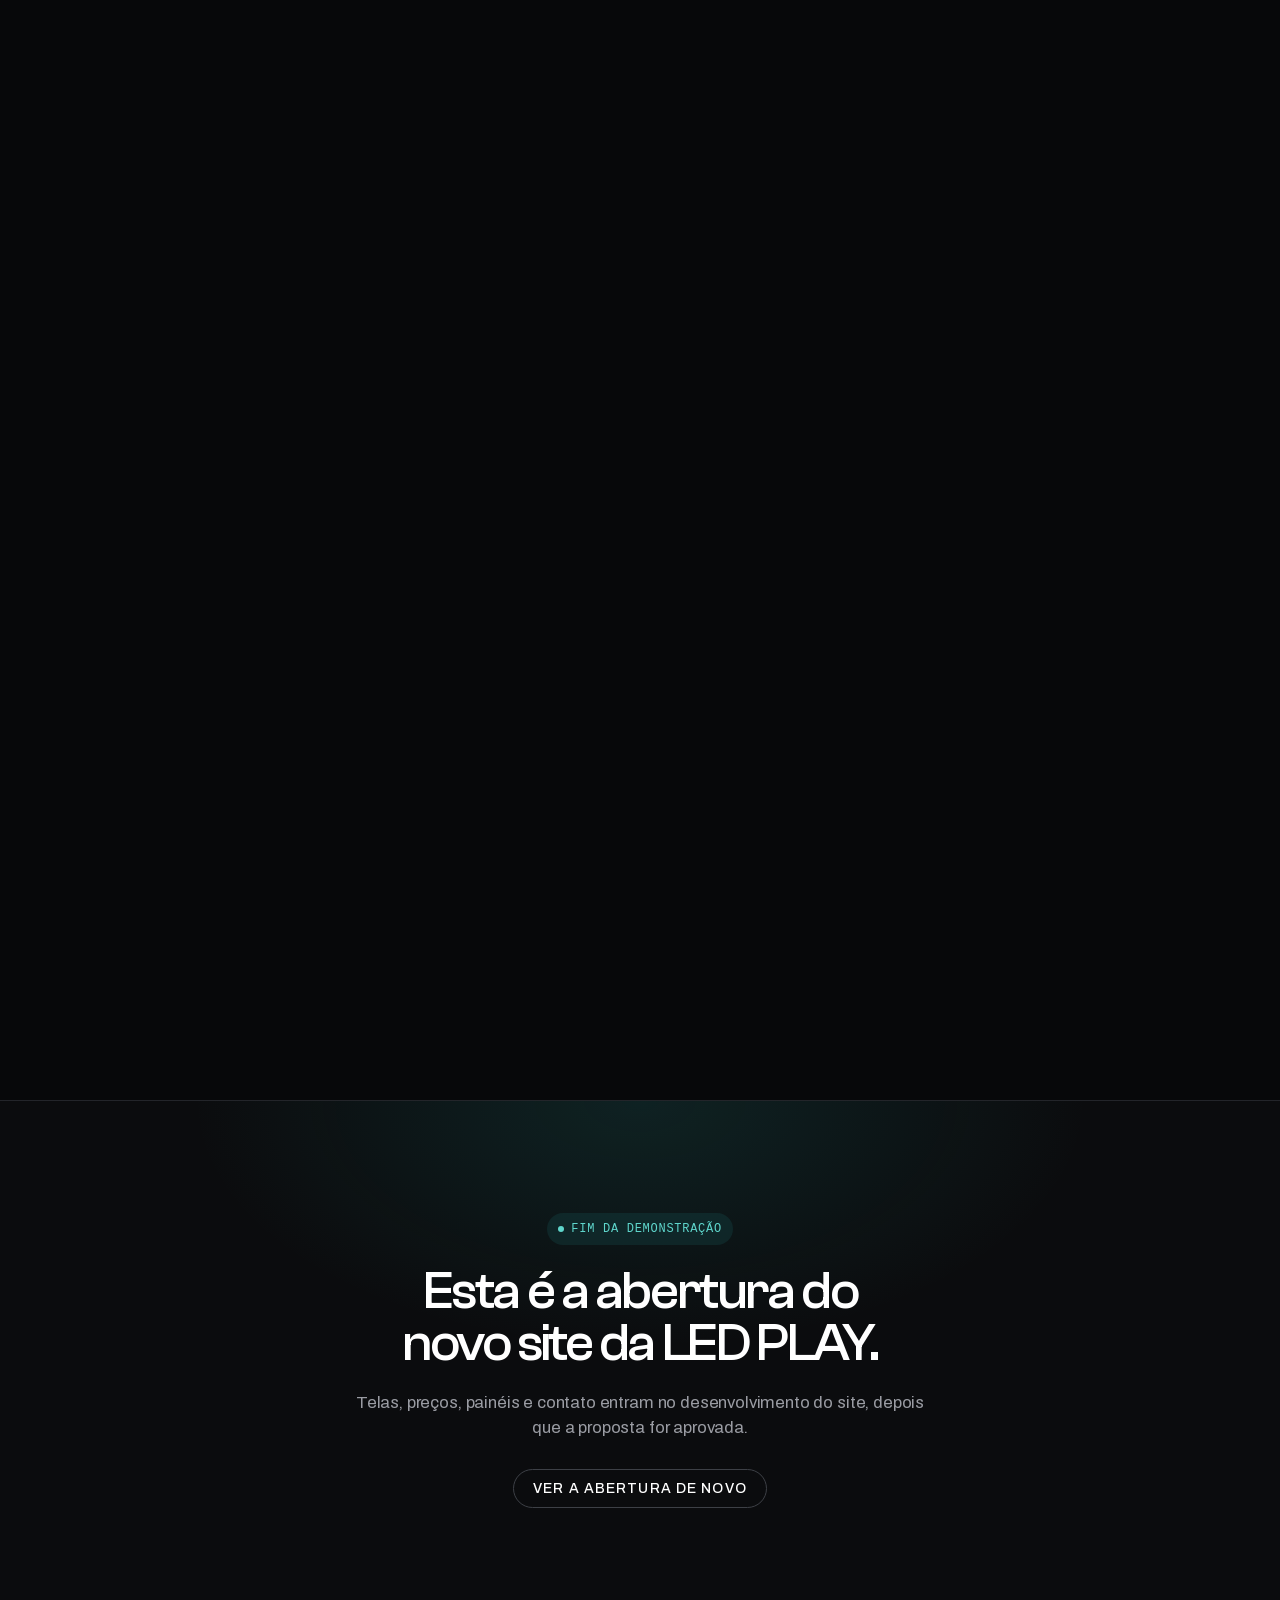
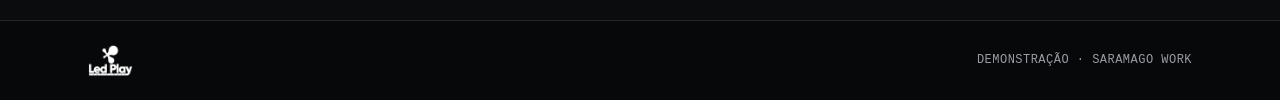
<file: demo/index.html>
<!DOCTYPE html>
<html lang="pt-BR">
<head>
<meta charset="UTF-8">
<meta name="viewport" content="width=device-width, initial-scale=1.0">
<title>Demonstração do site · LED PLAY</title>
<meta name="description" content="Demonstração da abertura do novo site da LED PLAY: um pixel de LED que, ao rolar, vira o painel inteiro.">
<!--
  DEMONSTRAÇÃO DE SITE · 14/09/2026
  Só a abertura (hero) do site da LED PLAY, para o link da proposta. O resto do site entra depois da aprovação.
  Visual da versão tech (index-tech.html): fundo quase preto, feixe aurora teal → lime no fechamento, pílulas.
  Hero = vídeo quadro a quadro: hero-frames/f0001.webp … (scripts e prompts em hero-pixel/).
  Vídeo novo sem texto: rodar os scripts, e aqui em DATA.hero zerar "crop", pôr tag: true e ajustar "frames".
  MOBILE (15/09/2026): em tela estreita e em pé usa o vídeo vertical do Renan (Car_animation_LED_panel_assembly…mp4),
  95 quadros em hero-frames-mobile/ (720 px). Desktop continua igual. Se a pasta mobile não carregar, volta sozinho aos quadros de desktop
  (é o que acontece na prévia embutida na proposta, que só tem hero-frames-sm/).
  Prints: ?shot&p=0..1 fixa o hero num ponto. Prévia em loop: ?demo. Forçar conjunto: ?set=mobile ou ?set=desktop.
-->
<style>
@font-face{font-family:"Clash Grotesk";src:url(../fonts/ClashGrotesk-Variable.woff2) format("woff2");font-weight:200 700;font-display:swap}
@font-face{font-family:"Archivo";src:url(../fonts/Archivo-Variable.woff2) format("woff2");font-weight:100 900;font-display:swap}

:root{
  --bg:#0b0c0e; --bg-deep:#07080a; --text:#ffffff; --muted:#9a9ca3; --ash:#b9bbc0;
  --line:#23252a; --line-2:#3d4046; --white:#ffffff; --ink:#07080a;
  --teal:#23a7a1; --teal-hi:#5fd6cc; --lime:#8dc63f; --pulse:#8dc63f; --glow-t:rgba(35,167,161,.22);
  --f-display:"Clash Grotesk","Inter",-apple-system,"Segoe UI",sans-serif;
  --f-body:"Archivo",-apple-system,"Segoe UI",Roboto,sans-serif;
  --f-mono:ui-monospace,"SF Mono",Menlo,Consolas,"Liberation Mono",monospace;
  --fs-display:clamp(2.9rem,6.8vw,5.8rem); --fs-h2:clamp(2rem,4.2vw,3.6rem);
  --fs-lead:clamp(1.05rem,1.3vw,1.25rem); --fs-sm:.875rem; --fs-xs:.75rem;
  --gut:clamp(1.25rem,4vw,3rem); --max:75rem;
  color-scheme:dark;
}
*{box-sizing:border-box;margin:0;padding:0}
html{background:var(--bg);scroll-behavior:smooth;-webkit-text-size-adjust:100%}
body{background:var(--bg);color:var(--text);font-family:var(--f-body);font-size:1rem;line-height:1.55;letter-spacing:-.01em;-webkit-font-smoothing:antialiased;overflow-x:hidden}
img{display:block;max-width:100%}
a{color:inherit;text-decoration:none}
button{font:inherit;color:inherit;background:none;border:0;cursor:pointer}
:focus-visible{outline:1px solid var(--white);outline-offset:4px}
::selection{background:var(--text);color:var(--ink)}
.wrap{width:100%;max-width:var(--max);margin:0 auto;padding-inline:var(--gut)}
.display,.h2{font-family:var(--f-display);font-weight:500;letter-spacing:-.05em;line-height:.92;text-wrap:balance}
.display{font-size:var(--fs-display)}
.h2{font-size:var(--fs-h2);letter-spacing:-.045em;line-height:.98}
.lead{font-size:var(--fs-lead);color:var(--muted);max-width:44rem;line-height:1.5}
.meta{font-family:var(--f-mono);font-size:var(--fs-xs);letter-spacing:.04em;text-transform:uppercase;color:var(--muted)}
.grad{background:linear-gradient(90deg,var(--teal-hi),var(--lime));-webkit-background-clip:text;background-clip:text;color:transparent}

.btn{display:inline-flex;align-items:center;gap:.7em;white-space:nowrap;font-weight:500;font-size:var(--fs-sm);letter-spacing:.08em;text-transform:uppercase;line-height:1;border-radius:9999px;transition:background-color .18s,color .18s,border-color .18s,box-shadow .25s}
.btn svg{width:1em;height:1em;flex:none}
.btn-primary{background:#fff;color:var(--ink);padding:.95em 1.6em}
.btn-primary:hover{background:#e9fbf8;box-shadow:0 0 0 6px var(--glow-t),0 10px 34px var(--glow-t)}
.btn-ghost{border:1px solid var(--line-2);color:var(--text);padding:.85em 1.4em}
.btn-ghost:hover{background:#fff;color:var(--ink);border-color:#fff}
.status,.chip{display:inline-flex;align-items:center;gap:.6em;border-radius:9999px;padding:.55em .95em;font-family:var(--f-mono);font-size:var(--fs-xs);letter-spacing:.06em;text-transform:uppercase}
.status{background:rgba(141,198,63,.1);border:1px solid rgba(141,198,63,.28);color:#c9e79f}
.status::before{content:"";width:6px;height:6px;border-radius:50%;background:var(--pulse);animation:pulse 2.4s ease-out infinite}
@keyframes pulse{0%{box-shadow:0 0 0 0 rgba(155,225,93,.5)}70%{box-shadow:0 0 0 8px rgba(155,225,93,0)}100%{box-shadow:0 0 0 0 rgba(155,225,93,0)}}
.chip{background:rgba(35,167,161,.12);color:var(--teal-hi)}
.chip::before{content:"";width:6px;height:6px;border-radius:50%;background:currentColor}

/* nav: sempre escura, logo branca */
.nav{position:fixed;top:0;left:0;right:0;z-index:40;background:rgba(9,10,12,.62);-webkit-backdrop-filter:blur(14px) saturate(160%);backdrop-filter:blur(14px) saturate(160%);border-bottom:1px solid rgba(255,255,255,.06)}
.nav .wrap{display:flex;align-items:center;justify-content:space-between;height:4.5rem;gap:1rem}
.nav img{height:2.2rem;width:auto}

/* hero */
.hero{position:relative;height:300vh;background:var(--bg-deep)}
.hero-stick{position:sticky;top:0;height:100vh;overflow:hidden}
.hero canvas{position:absolute;inset:0;width:100%;height:100%;display:block}
.hero-ui{position:absolute;inset:0;pointer-events:none}
.hero-ui > *{pointer-events:auto}
.hero-stage{position:absolute;left:var(--gut);right:var(--gut);opacity:0;transform:translateY(12px);transition:opacity .35s,transform .35s;will-change:opacity}
.hero-stage.on{opacity:1;transform:none}
.stage-1{top:calc(4.5rem + clamp(1.5rem,5vh,3.5rem))}
.stage-1 .display{max-width:12ch}
.stage-1 .meta{margin-top:1rem}
.stage-2{top:50%;transform:translateY(-50%) translateY(12px);text-align:center;left:0;right:0;padding-inline:var(--gut)}
.stage-2.on{transform:translateY(-50%)}
.stage-2 .display{margin:0 auto;max-width:16ch}
.stage-3{bottom:clamp(1.5rem,5vh,3rem);display:grid;gap:1.25rem;align-items:end;grid-template-columns:1fr}
.stage-3 .display{max-width:15ch;font-size:clamp(2.1rem,5vw,4.6rem)}
.stage-3 .lead{max-width:34rem}
.stage-3 .ctas{display:flex;flex-wrap:wrap;gap:.75rem;margin-top:.5rem}
.stage-3 .status{margin-bottom:1rem}
@media (min-width:900px){.stage-3{grid-template-columns:1.25fr 1fr}.stage-3 .side{display:grid;gap:1.25rem;justify-items:start}}
@media (max-width:767px){.stage-3{gap:.85rem}.stage-3 .status{margin-bottom:.7rem}.stage-3 .lead{font-size:.95rem;line-height:1.45}.stage-3 .ctas{margin-top:.2rem}}
@media (max-width:767px) and (max-height:700px){.stage-3 .lead{display:none}}
.pixel-tag{position:absolute;left:50%;top:50%;transform:translate(calc(-50% + var(--dx,0px)),calc(-50% + var(--dy,0px)));display:flex;align-items:center;gap:.75rem;opacity:0;transition:opacity .3s}
.pixel-tag.on{opacity:1}
.pixel-tag i{display:block;width:4rem;height:1px;background:var(--line-2)}
.pixel-tag span{font-family:var(--f-mono);font-size:var(--fs-xs);letter-spacing:.06em;text-transform:uppercase;color:var(--ash);white-space:nowrap}
.hero-scroll{position:absolute;left:50%;bottom:1.25rem;transform:translateX(-50%);display:flex;flex-direction:column;align-items:center;gap:.5rem;color:var(--muted);font-family:var(--f-mono);font-size:var(--fs-xs);letter-spacing:.08em;text-transform:uppercase;transition:opacity .3s}
.hero-scroll i{display:block;width:1px;height:2.5rem;background:linear-gradient(var(--line-2),transparent);animation:drop 1.8s ease-in-out infinite}
@keyframes drop{0%{transform:scaleY(0);transform-origin:top}50%{transform:scaleY(1);transform-origin:top}51%{transform-origin:bottom}100%{transform:scaleY(0);transform-origin:bottom}}
.hero-scroll.off{opacity:0}
.hero-load{position:absolute;right:var(--gut);bottom:1.4rem;transition:opacity .4s}
.hero-load.off{opacity:0}

/* fim da demonstração */
.end{border-top:1px solid var(--line);background:radial-gradient(40rem 22rem at 50% 0%,rgba(35,167,161,.14),transparent 70%),var(--bg);padding-block:clamp(4rem,10vw,7rem)}
.end .wrap{display:grid;justify-items:center;text-align:center;gap:1.25rem}
.end .h2{max-width:20ch}
.end .lead{max-width:36rem}
.end .ctas{display:flex;flex-wrap:wrap;justify-content:center;gap:.75rem;margin-top:.5rem}
.foot{border-top:1px solid var(--line);padding-block:1.5rem;background:var(--bg-deep)}
.foot .wrap{display:flex;justify-content:space-between;align-items:center;gap:1rem;flex-wrap:wrap}
.foot img{height:1.9rem;width:auto}

/* sem animação (preferência do sistema): hero parado no painel */
html.static .hero{height:auto;min-height:100vh}
html.static .hero-stick{position:relative;height:auto;min-height:100vh}
html.static .hero-stage{position:static;opacity:1;transform:none;padding:calc(4.5rem + 2rem) 0 2rem}
html.static .stage-1,html.static .stage-2,html.static .pixel-tag,html.static .hero-scroll{display:none}
html.static .hero canvas{position:relative;height:60vh}
/* prévia em loop (?demo) e captura (?shot) */
html.demo,html.demo body{height:100%;overflow:hidden}
html.demo .hero{height:100vh}
html.demo .hero-stick{position:relative;height:100vh}
html.demo .end,html.demo .foot,html.demo .hero-scroll{display:none}
html.shot .hero,html.shot .hero-stick{height:var(--shot-h,900px)}
html.shot .hero-stage{transition:none}
@media (prefers-reduced-motion:reduce){html{scroll-behavior:auto}.status::before,.hero-scroll i{animation:none}}
</style>
</head>
<body>

<header class="nav">
  <div class="wrap">
    <a href="#topo" aria-label="LED PLAY, voltar ao início"><img src="../img/logo_branco_sm.png" alt="LED PLAY" width="104" height="70"></a>
    <span class="chip">Demonstração do site</span>
  </div>
</header>

<main>
<section class="hero" id="topo" aria-label="Abertura do site">
  <div class="hero-stick">
    <canvas id="hero-canvas" role="img" aria-label="Vídeo quadro a quadro: um pixel de LED aceso que, ao rolar a página, se revela parte de um painel inteiro"></canvas>
    <div class="hero-ui">
      <div class="hero-stage stage-1" id="st1">
        <h2 class="display">Isto é um pixel.</h2>
        <p class="meta">Role para ver o resto</p>
      </div>
      <div class="pixel-tag" id="ptag"><i></i><span>1 pixel · LED P4</span></div>
      <div class="hero-stage stage-2" id="st2">
        <p class="display">Sozinho, ele não vende nada.</p>
      </div>
      <div class="hero-stage stage-3" id="st3">
        <div>
          <span class="status">3 telas em Dourados · 24h no ar</span>
          <h1 class="display">Juntos, eles mostram a sua marca para <span class="grad">Dourados inteira.</span></h1>
        </div>
        <div class="side">
          <p class="lead">Três telas de LED nos caminhos de maior movimento da cidade, ligadas 24 horas. As cotas de cada tela são limitadas.</p>
          <div class="ctas">
            <a class="btn btn-primary js-wa" href="https://wa.me/5567992129678" target="_blank" rel="noopener">Consultar cotas
              <svg viewBox="0 0 24 24" fill="none" stroke="currentColor" stroke-width="2" stroke-linecap="round" stroke-linejoin="round" aria-hidden="true"><path d="M7 17 17 7M9 7h8v8"/></svg></a>
          </div>
        </div>
      </div>
      <div class="hero-scroll" id="hs"><span>Scroll</span><i></i></div>
      <span class="hero-load meta" id="hero-load" aria-live="polite"></span>
    </div>
  </div>
</section>

<section class="end" aria-label="Fim da demonstração">
  <div class="wrap">
    <span class="chip">Fim da demonstração</span>
    <h2 class="h2">Esta é a abertura do novo site da LED PLAY.</h2>
    <p class="lead">Telas, preços, painéis e contato entram no desenvolvimento do site, depois que a proposta for aprovada.</p>
    <div class="ctas">
      <button class="btn btn-ghost" type="button" id="replay">Ver a abertura de novo</button>
    </div>
  </div>
</section>
</main>

<footer class="foot">
  <div class="wrap">
    <img src="../img/logo_branco_sm.png" alt="LED PLAY" width="104" height="70">
    <p class="meta">Demonstração · Saramago Work</p>
  </div>
</footer>

<script>
/* ============ 1. DADOS ============ */
const DATA = Object.freeze({
  whatsapp: "5567992129678",
  mensagemWhats: "Olá! Vi o site da LED PLAY e quero consultar as cotas disponíveis.",
  /* hero: frames do vídeo em hero-frames/f0001.webp …
     crop: faixas cortadas do frame (fração da altura) no início e no fim, para esconder texto gravado no vídeo atual.
     Com o vídeo novo, sem texto: crop tudo 0, tag: true, e frames = número de arquivos. */
  hero: {
    frames: 96, dir: "hero-frames/", sprites: { dir: "../hero-sprites-desk/", sheets: 6, per: 16, cols: 4, w: 1280, h: 719 }, ext: ".webp",
    crop: { start: { top: .22, bottom: .15 }, end: { top: .08, bottom: .2 } },
    tag: false,
    end: { from: .7, height: .5, cy: .34 },
    aurora: true,
    t: { st1: .16, st2: [.3, .5], st3: .74 },
    /* celular em pé: vídeo vertical 720x1280 (o último quadro do MP4 é um corte com defeito e ficou de fora).
       crop: no começo tira "Isto é um pixel"/"ROLE PARA VER O RESTO" (topo) e "SCROLL" (base);
       no fim deixa só o painel (17% a 66,5% do quadro) e esconde a legenda gravada embaixo dele.
       end.auto: o painel se encaixa sozinho entre o menu e o título. */
    mobile: {
      frames: 95, dir: "hero-frames-mobile/", sprites: { dir: "../hero-sprites/", sheets: 5, per: 19, cols: 4, w: 480, h: 853 },
      crop: { start: { top: .15, bottom: .14 }, end: { top: .17, bottom: .335 } },
      tag: false,
      end: { from: .62, auto: true },
      t: { st1: .16, st2: [.3, .5], st3: .84 }   /* título entra quando o painel já está quase no lugar */
    }
  }
});

/* ============ 2. HELPERS ============ */
const clamp = (v, a, b) => Math.min(b, Math.max(a, v));
const lerp = (a, b, k) => a + (b - a) * k;
const REDUCED = matchMedia("(prefers-reduced-motion: reduce)").matches;
const Q = new URLSearchParams(location.search);
const SHOT = Q.has("shot");
const DEMO = Q.has("demo") || document.documentElement.hasAttribute("data-demo");
if (DEMO) document.documentElement.classList.add("demo");
if (SHOT) {
  document.documentElement.classList.add("shot");
  if (Q.get("h")) document.documentElement.style.setProperty("--shot-h", Q.get("h") + "px");
}
if (REDUCED && !SHOT && !DEMO) document.documentElement.classList.add("static");

/* ============ 3. HERO: SEQUÊNCIA DE FRAMES (vídeo em WebP, frame a frame no scroll) ============ */
function frameHero() {
  const HD = DATA.hero, HM = Object.assign({}, DATA.hero, DATA.hero.mobile);
  const MQ = matchMedia("(max-width: 767px) and (orientation: portrait)");
  const FORCE = Q.get("set");
  let semMobile = FORCE === "desktop";               /* vira true se a pasta mobile não existir */
  const escolha = () => (!semMobile && (FORCE === "mobile" || MQ.matches)) ? HM : HD;
  let H = escolha();
  const nav = document.querySelector(".nav");
  const sec = document.getElementById("topo");
  const canvas = document.getElementById("hero-canvas");
  const ctx = canvas.getContext("2d");
  const st1 = document.getElementById("st1"), st2 = document.getElementById("st2"), st3 = document.getElementById("st3");
  const ptag = document.getElementById("ptag"), hs = document.getElementById("hs"), loadEl = document.getElementById("hero-load");
  const STATIC = document.documentElement.classList.contains("static");
  let N = H.frames;
  let imgs = new Array(N), loaded = new Uint8Array(N);
  let nLoaded = 0, W = 0, Hh = 0, dpr = 1, progress = 0, dirty = true, raf = 0, lastDrawn = -1, gen = 0;
  const src = i => `${H.dir}f${String(i + 1).padStart(4, "0")}${H.ext}`;

  /* ordem de carga: primeiro, último, depois de 8 em 8, depois o resto. A página abre no 1º frame. */
  let order = [], cursor = 0, inFlight = 0;
  function montaOrdem() {
    order = [0, N - 1];
    for (let step = 8; step >= 1; step = step >> 1) for (let i = 0; i < N; i += step) if (!order.includes(i)) order.push(i);
  }
  montaOrdem();
  /* folhas de quadros: cada folha traz vários quadros; o quadro vira {sheet, sx, sy0} */
  function loadSprites() {
    const g = gen, S = H.sprites, mob = H === HM;
    for (let s = 0; s < S.sheets; s++) {
      const im = new Image(); im.decoding = "async";
      im.onload = () => {
        if (g !== gen) return;
        for (let k = 0; k < S.per; k++) {
          const i = s * S.per + k; if (i >= N) break;
          imgs[i] = { sheet: im, sx: (k % S.cols) * S.w, sy0: Math.floor(k / S.cols) * S.h, naturalWidth: S.w, naturalHeight: S.h };
          loaded[i] = 1; nLoaded++;
        }
        dirty = true; updateLoad();
      };
      im.onerror = () => { if (g !== gen) return; console.error("Folha não carregou:", im.src); if (mob && nLoaded === 0) { semMobile = true; usaConjunto(HD); } };
      im.src = `${S.dir}s${s}.webp`;
    }
  }
  function pump() {
    const g = gen;
    if (H.sprites) { loadSprites(); return; }
    while (inFlight < 4 && cursor < order.length) {
      const i = order[cursor++], url = src(i), mob = H === HM;
      const im = new Image(); im.decoding = "async"; inFlight++;
      im.onload = () => { if (g !== gen) return; imgs[i] = im; loaded[i] = 1; nLoaded++; inFlight--; dirty = true; updateLoad(); pump(); };
      im.onerror = () => {
        if (g !== gen) return;
        inFlight--;
        if (mob && nLoaded === 0) { semMobile = true; return usaConjunto(HD); } /* sem pasta mobile: volta ao desktop */
        console.error("Frame não carregou:", url); updateLoad(); pump();
      };
      im.src = url;
    }
  }
  function usaConjunto(next) {
    H = next; gen++;
    N = H.frames; imgs = new Array(N); loaded = new Uint8Array(N);
    nLoaded = 0; cursor = 0; inFlight = 0; lastDrawn = -1; dirty = true;
    if (loadEl) loadEl.classList.remove("off");
    montaOrdem(); pump();
  }
  MQ.addEventListener?.("change", () => { const nx = escolha(); if (nx !== H) usaConjunto(nx); });
  function updateLoad() {
    if (!loadEl) return;
    if (nLoaded >= N) { loadEl.classList.add("off"); return; }
    loadEl.textContent = `Carregando ${nLoaded}/${N}`;
  }
  /* frame carregado mais próximo do pedido, para nunca ficar em branco */
  function nearest(i) {
    if (loaded[i]) return i;
    for (let d = 1; d < N; d++) { if (i - d >= 0 && loaded[i - d]) return i - d; if (i + d < N && loaded[i + d]) return i + d; }
    return -1;
  }

  function size() {
    dpr = Math.min(2, window.devicePixelRatio || 1);
    W = canvas.clientWidth; Hh = canvas.clientHeight;
    canvas.width = Math.round(W * dpr); canvas.height = Math.round(Hh * dpr);
    ctx.setTransform(dpr, 0, 0, dpr, 0, 0);
    dirty = true; lastDrawn = -1;
  }

  function draw() {
    dirty = false;
    const p = STATIC ? 1 : progress;
    const want = Math.round(p * (N - 1));
    const j = nearest(want);
    if (j >= 0 && (j !== lastDrawn || true)) {
      const im = imgs[j];
      /* recorte da fonte: tira as faixas de cima e de baixo (interpola do início ao fim) */
      const top = lerp(H.crop.start.top, H.crop.end.top, p), bottom = lerp(H.crop.start.bottom, H.crop.end.bottom, p);
      const sw = im.naturalWidth, sh = im.naturalHeight * (1 - top - bottom), sy = im.naturalHeight * top;
      const cover = Math.max(W / sw, Hh / sh);       /* cobre a viewport */
      const k = clamp((p - H.end.from) / (1 - H.end.from), 0, 1), e = k * k * (3 - 2 * k);
      let fit, cy;
      if (H.end.auto) {                               /* celular: encaixa entre o menu e o título */
        const top0 = (nav ? nav.offsetHeight : 0) + 14;
        const bot0 = Math.max(top0 + 90, st3.offsetTop - 18);
        fit = Math.min((bot0 - top0) / sh, W / sw);
        cy = lerp(Hh / 2, (top0 + bot0) / 2, e);
      } else {
        fit = Math.min((Hh * H.end.height) / sh, (W * .94) / sw); /* painel inteiro, no alto, com o texto embaixo */
        cy = lerp(Hh / 2, Hh * H.end.cy, e);
      }
      const s = lerp(cover, Math.min(cover, fit), e);
      const dw = sw * s, dh = sh * s, dx = (W - dw) / 2, dy = cy - dh / 2;
      ctx.fillStyle = "#07080a"; ctx.fillRect(0, 0, W, Hh);
      if (e > 0 && H.aurora) aurora(e, cy, dh);
      if (e > 0) { drawFeathered(im, sy, sw, sh, dx, dy, dw, dh); lastDrawn = j; return afterDraw(p); }
      ctx.drawImage(im.sheet || im, im.sx || 0, (im.sy0 || 0) + sy, sw, sh, dx, dy, dw, dh);
      lastDrawn = j;
    }
    afterDraw(p);
  }

  /* feixe vertical teal → lime → branco, uma vez por página (Huly: "aurora beam") */
  function aurora(e, cy, dh) {
    const bw = Math.max(160, W * .2), x = W / 2;
    const g = ctx.createLinearGradient(0, 0, 0, Hh);
    g.addColorStop(0, "rgba(35,167,161,0)");
    g.addColorStop(.18, `rgba(35,167,161,${.55 * e})`);
    g.addColorStop(.52, `rgba(141,198,63,${.5 * e})`);
    g.addColorStop(.72, `rgba(236,255,214,${.28 * e})`);
    g.addColorStop(1, "rgba(7,8,10,0)");
    ctx.save();
    ctx.filter = `blur(${Math.round(bw * .35)}px)`;
    ctx.fillStyle = g; ctx.fillRect(x - bw / 2, 0, bw, Hh);
    ctx.restore();
    const base = cy + dh * .62, rg = ctx.createRadialGradient(x, base, 0, x, base, W * .38);
    rg.addColorStop(0, `rgba(141,198,63,${.28 * e})`); rg.addColorStop(.5, `rgba(35,167,161,${.12 * e})`); rg.addColorStop(1, "rgba(7,8,10,0)");
    ctx.fillStyle = rg; ctx.fillRect(0, 0, W, Hh);
  }
  /* desenha o quadro com as bordas sumindo em transparência, para o feixe aparecer atrás */
  const off = document.createElement("canvas"), octx = off.getContext("2d");
  function drawFeathered(im, sy, sw, sh, dx, dy, dw, dh) {
    const w = Math.ceil(dw), h = Math.ceil(dh);
    if (off.width !== w || off.height !== h) { off.width = w; off.height = h; }
    octx.globalCompositeOperation = "source-over"; octx.clearRect(0, 0, w, h);
    octx.drawImage(im.sheet || im, im.sx || 0, (im.sy0 || 0) + sy, sw, sh, 0, 0, w, h);
    const f = Math.max(24, Math.min(w, h) * .12);
    octx.globalCompositeOperation = "destination-in";
    let g = octx.createLinearGradient(0, 0, 0, h);
    g.addColorStop(0, "rgba(0,0,0,0)"); g.addColorStop(f / h, "#000"); g.addColorStop(1 - f / h, "#000"); g.addColorStop(1, "rgba(0,0,0,0)");
    octx.fillStyle = g; octx.fillRect(0, 0, w, h);
    g = octx.createLinearGradient(0, 0, w, 0);
    g.addColorStop(0, "rgba(0,0,0,0)"); g.addColorStop(f / w, "#000"); g.addColorStop(1 - f / w, "#000"); g.addColorStop(1, "rgba(0,0,0,0)");
    octx.fillStyle = g; octx.fillRect(0, 0, w, h);
    ctx.drawImage(off, dx, dy, dw, dh);
  }

  function afterDraw(p) {
    if (!STATIC) {
      st1.classList.toggle("on", p < H.t.st1);
      ptag.classList.toggle("on", H.tag && p < H.t.st1);
      st2.classList.toggle("on", p > H.t.st2[0] && p < H.t.st2[1]);
      st3.classList.toggle("on", p > H.t.st3);
      hs.classList.toggle("off", p > .08);
    }
  }

  function onScroll() {
    if (SHOT) { progress = clamp(Number(Q.get("p") ?? 1), 0, 1); dirty = true; return; }
    const r = sec.getBoundingClientRect();
    const total = sec.offsetHeight - window.innerHeight;
    const p = clamp(-r.top / total, 0, 1);
    if (p !== progress) { progress = p; dirty = true; }
  }
  function loop() { if (dirty) draw(); raf = requestAnimationFrame(loop); }

  let rt;
  window.addEventListener("resize", () => { clearTimeout(rt); rt = setTimeout(size, 120); });
  pump();
  if (DEMO) {
    /* linha do tempo da prévia: espera no pixel, abre a tela, segura, volta ao pixel */
    st1.querySelector(".meta").textContent = "Prévia da intro · toca sozinha";
    const T = [1600, 5200, 3400, 1600], total = T.reduce((a, c) => a + c, 0);
    const t0 = performance.now();
    const AT = Number(Q.get("at") || 0); /* teste: ?demo&at=4000 congela a prévia nesse instante */
    const tick = now => {
      let t = (AT || (now - t0)) % total, p;
      if (t < T[0]) p = 0;
      else if ((t -= T[0]) < T[1]) p = t / T[1];
      else if ((t -= T[1]) < T[2]) p = 1;
      else p = 1 - (t - T[2]) / T[3];
      if (p !== progress) { progress = p; dirty = true; }
      if (dirty) draw();
      raf = requestAnimationFrame(tick);
    };
    size(); draw(); raf = requestAnimationFrame(tick);
    return;
  }
  if (!STATIC) window.addEventListener("scroll", onScroll, { passive: true });
  size(); onScroll(); draw();
  if (!STATIC) loop();
}


/* ============ 4. EVENTOS E INIT ============ */
const wa = `https://wa.me/${DATA.whatsapp}?text=${encodeURIComponent(DATA.mensagemWhats)}`;
document.querySelectorAll("a.js-wa").forEach(a => a.href = wa);
document.getElementById("replay").addEventListener("click", () => window.scrollTo({ top: 0, behavior: REDUCED ? "auto" : "smooth" }));
document.fonts.load("500 40px 'Clash Grotesk'").catch(() => {}).then(() => document.fonts.ready).then(() => {
  try { frameHero(); } catch (err) { console.error("Hero indisponível:", err); }
});
</script>
</body>
</html>
</file>
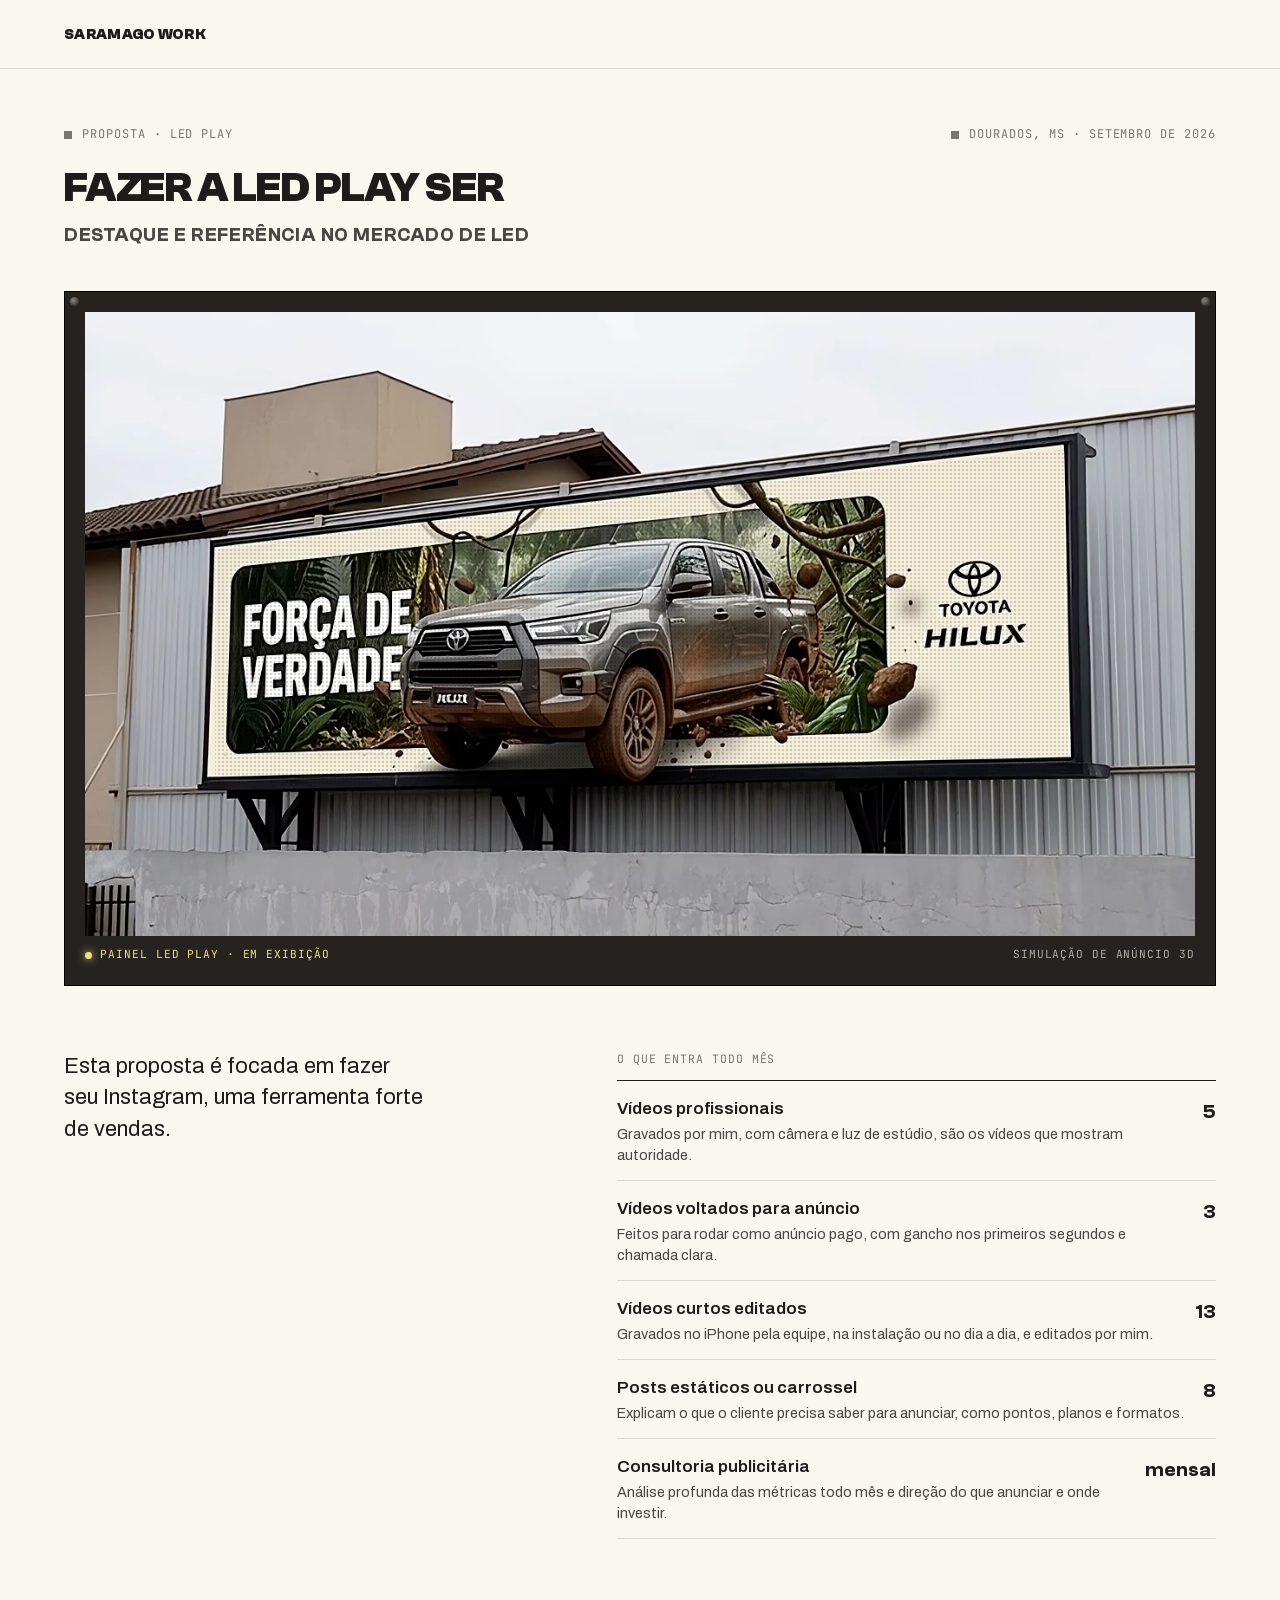
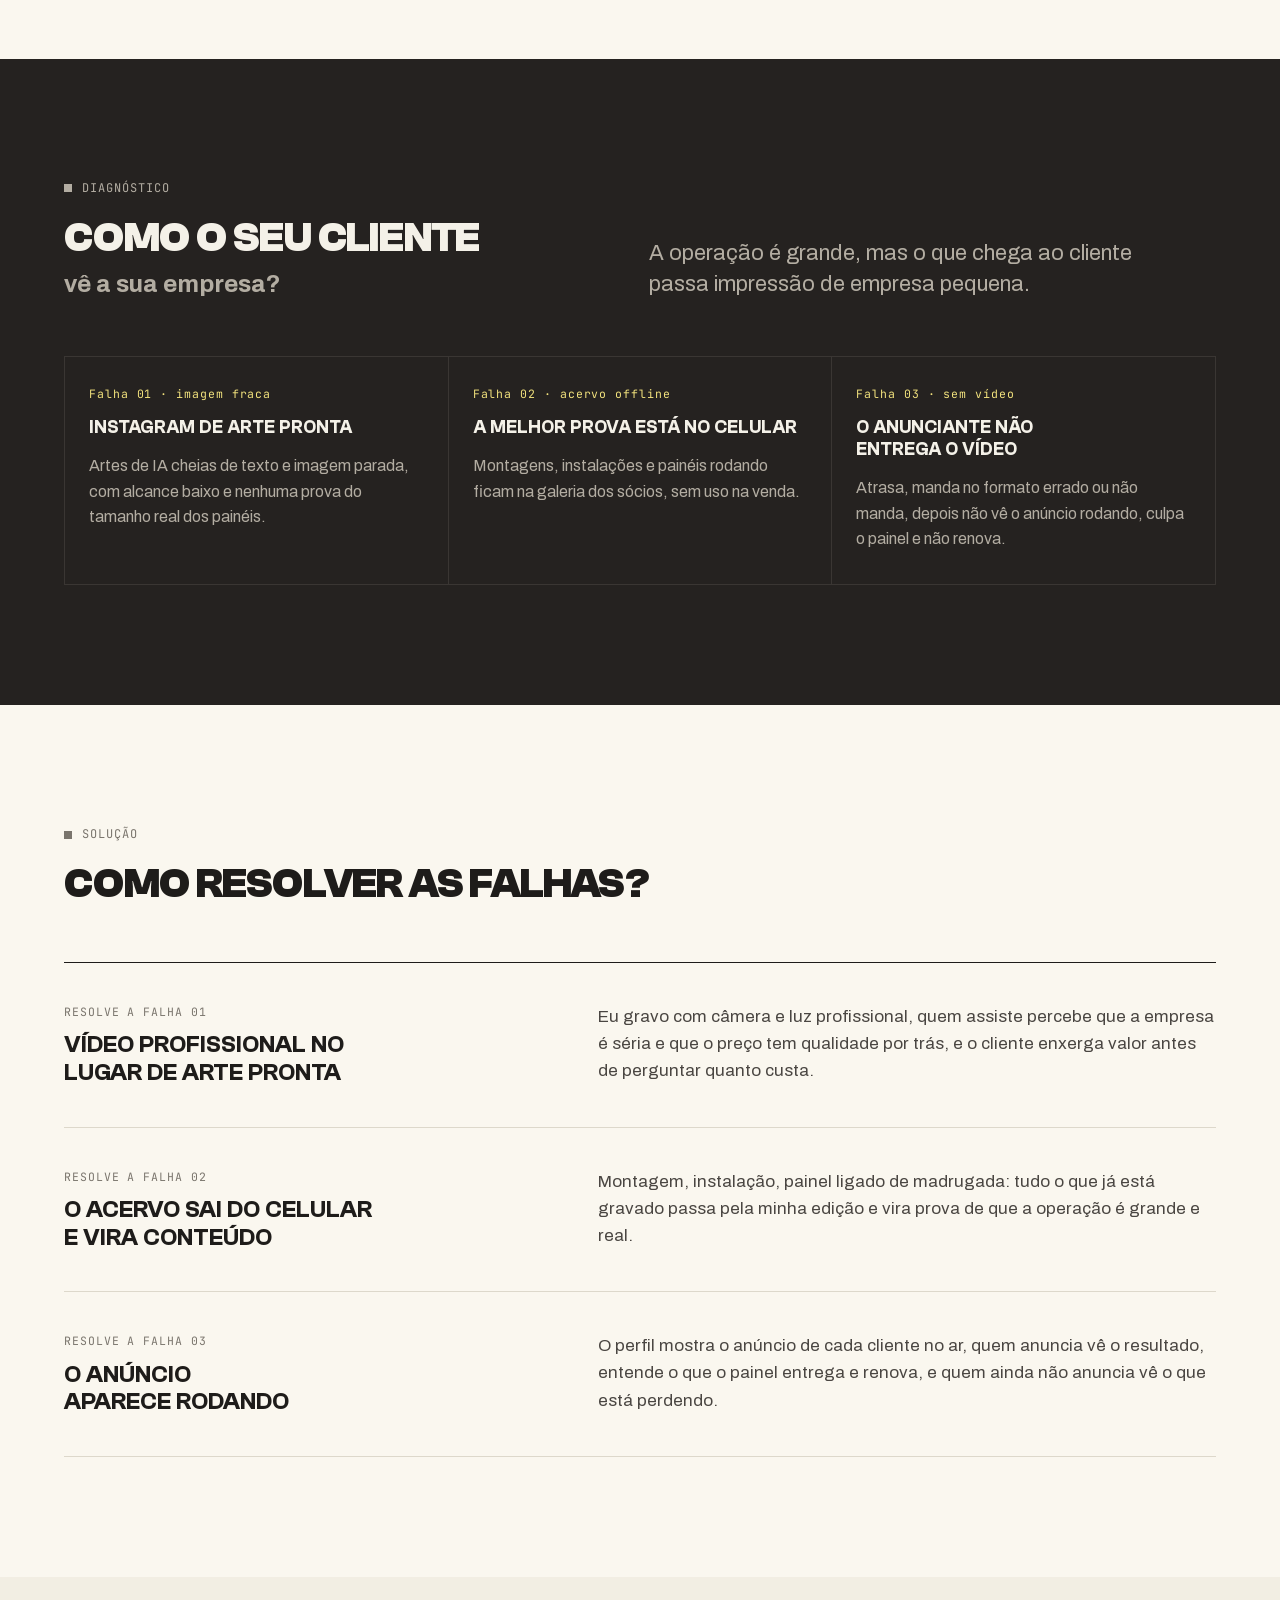
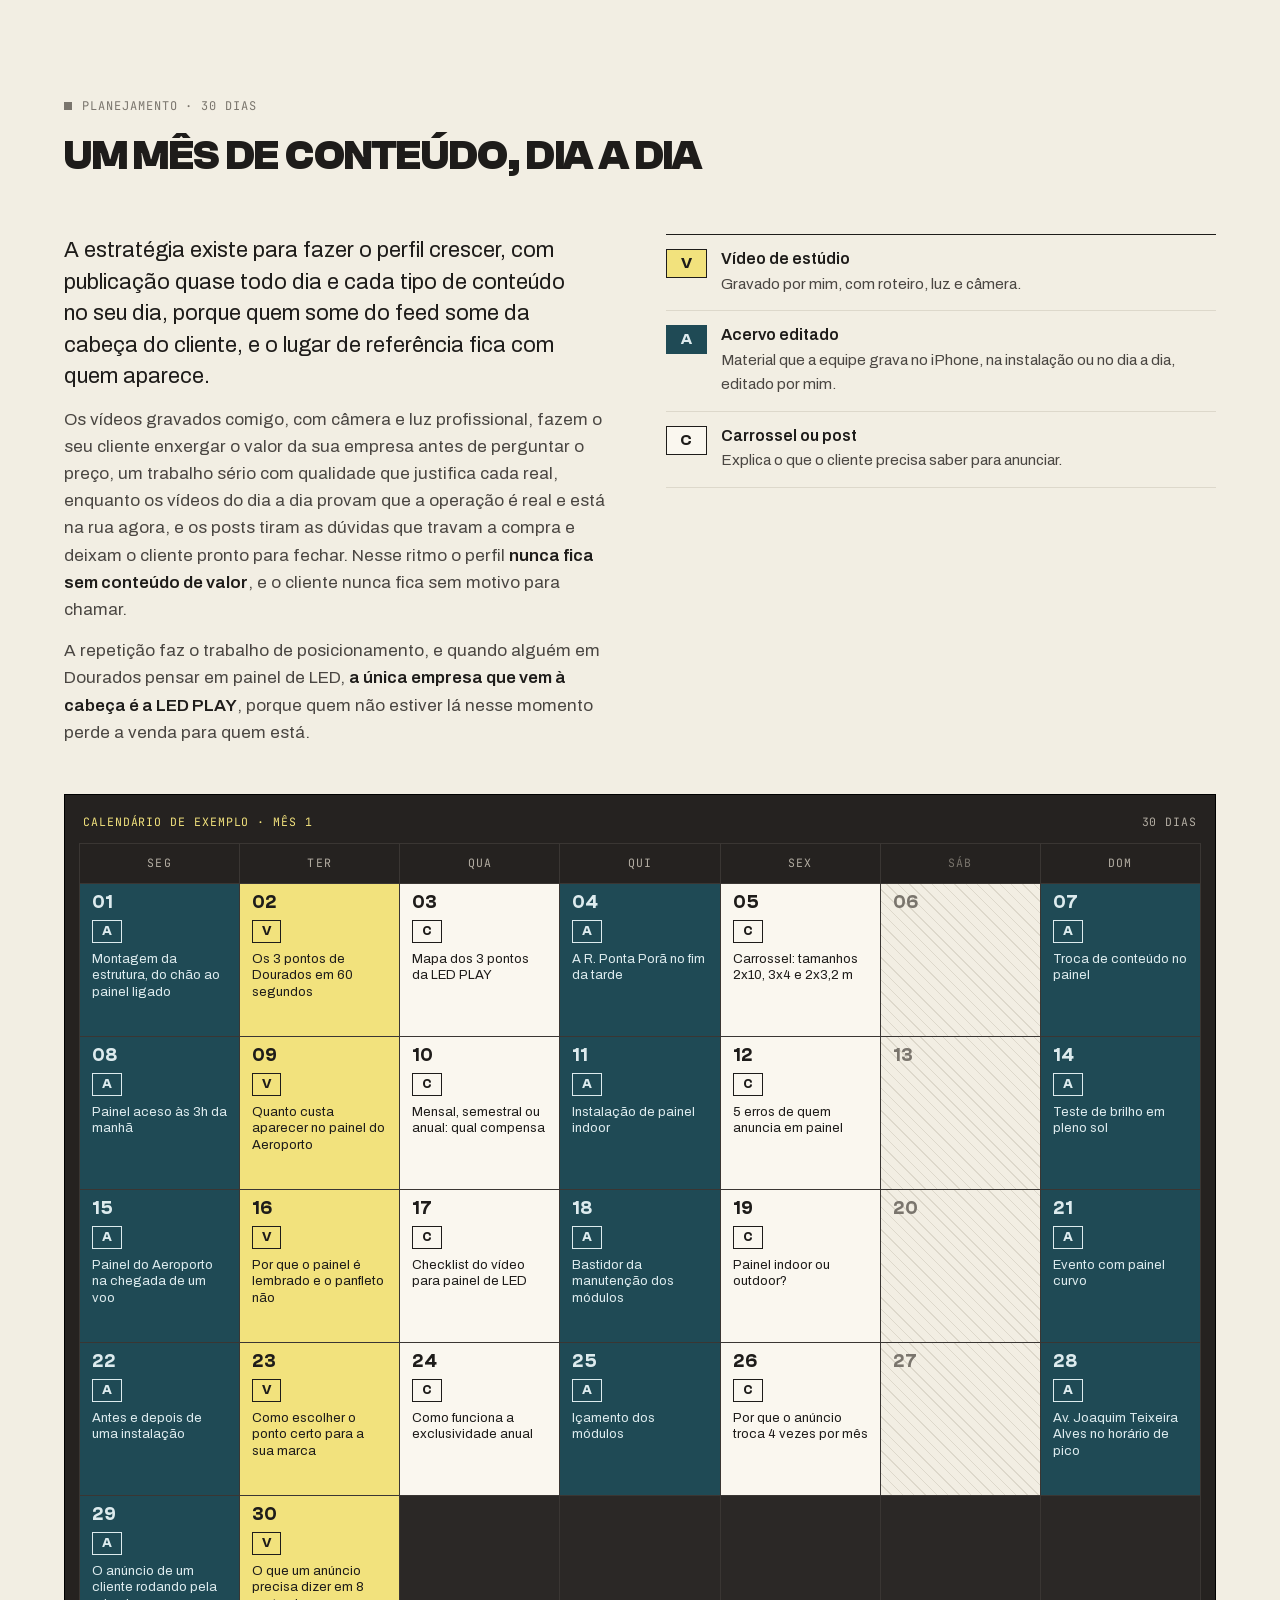
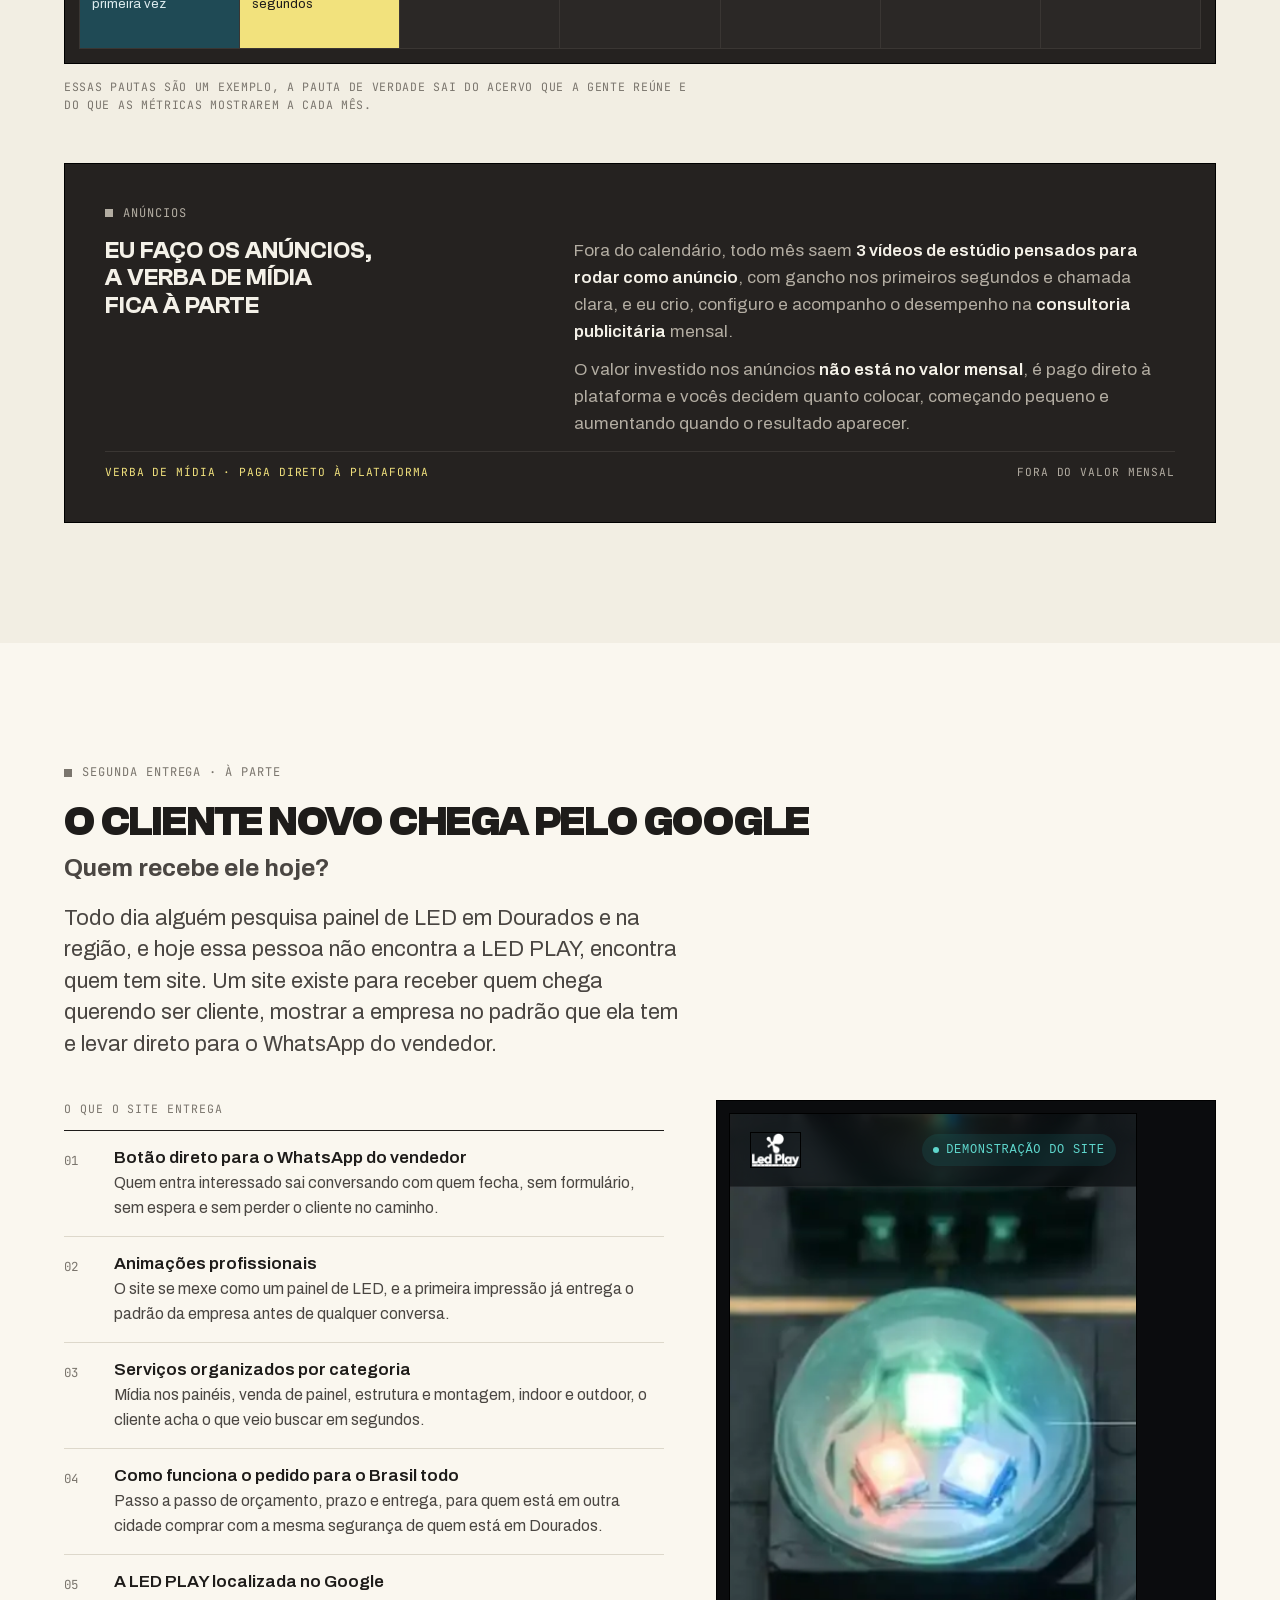
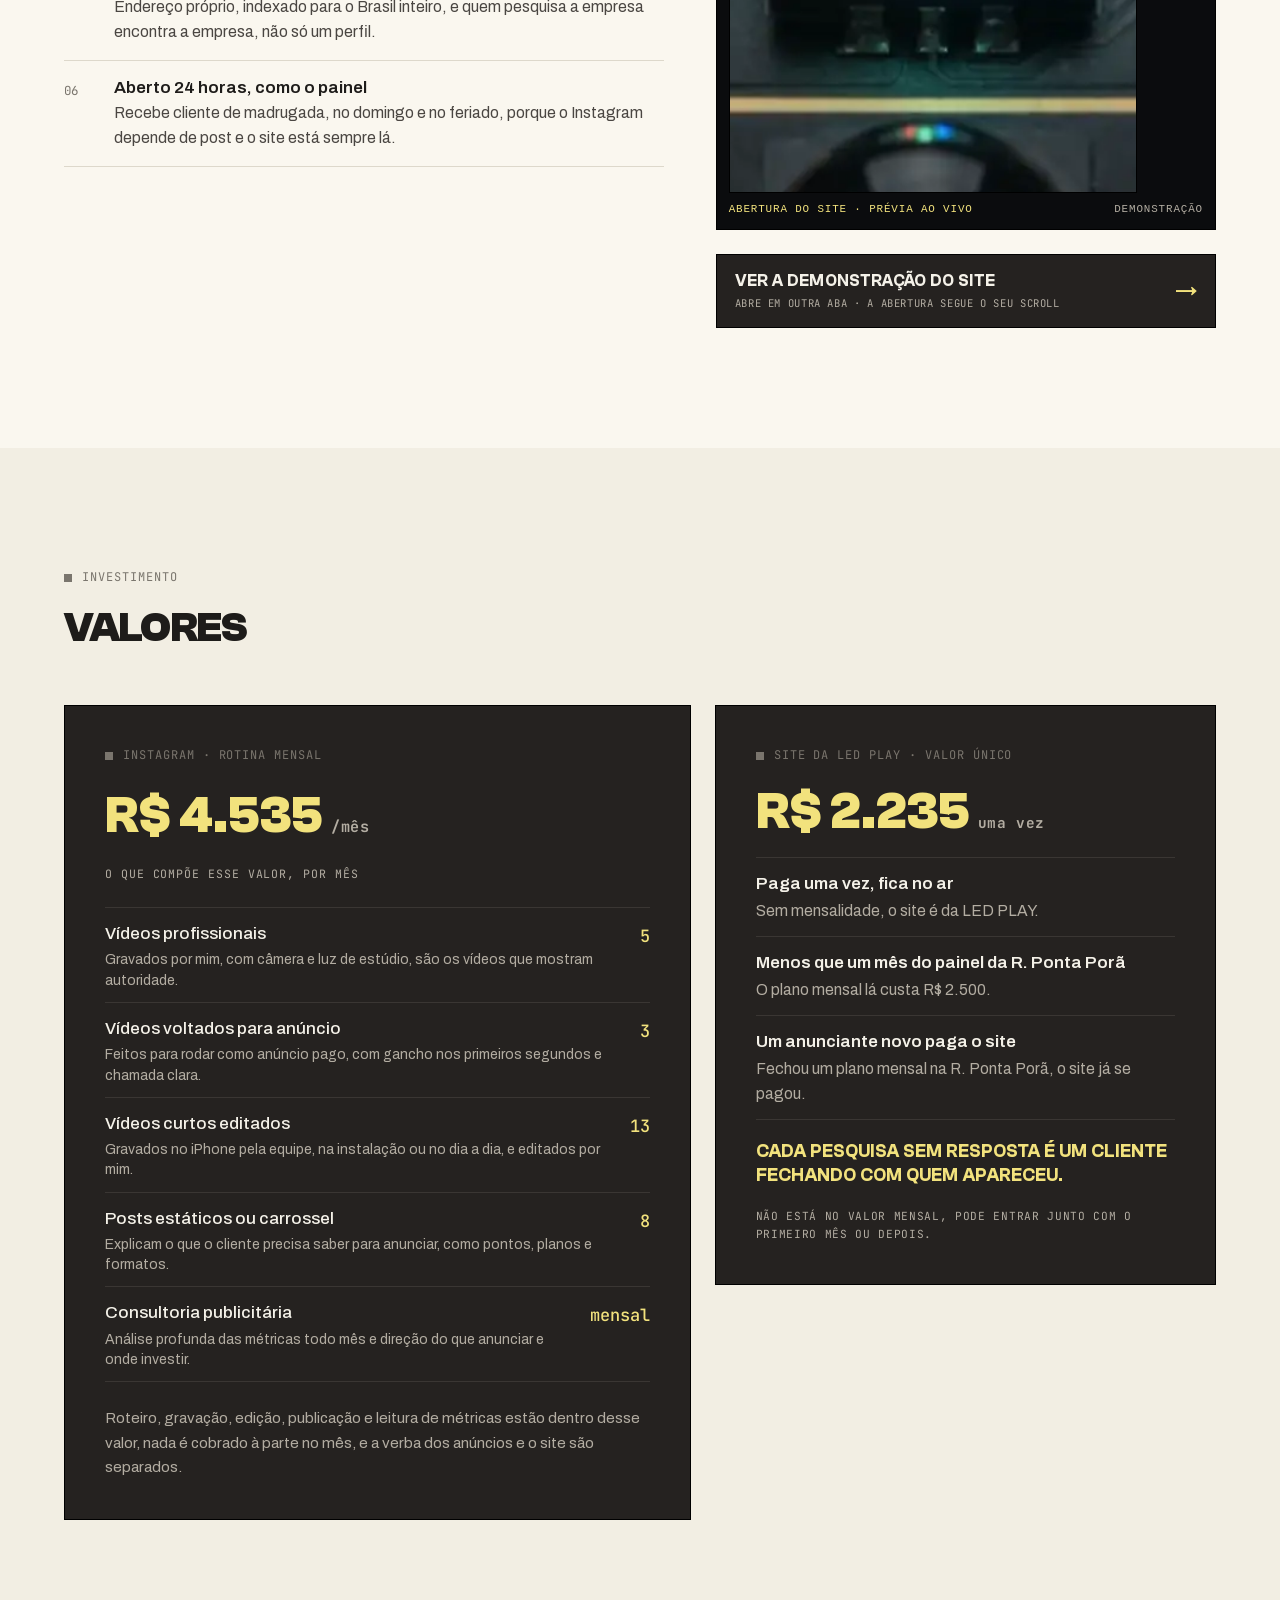
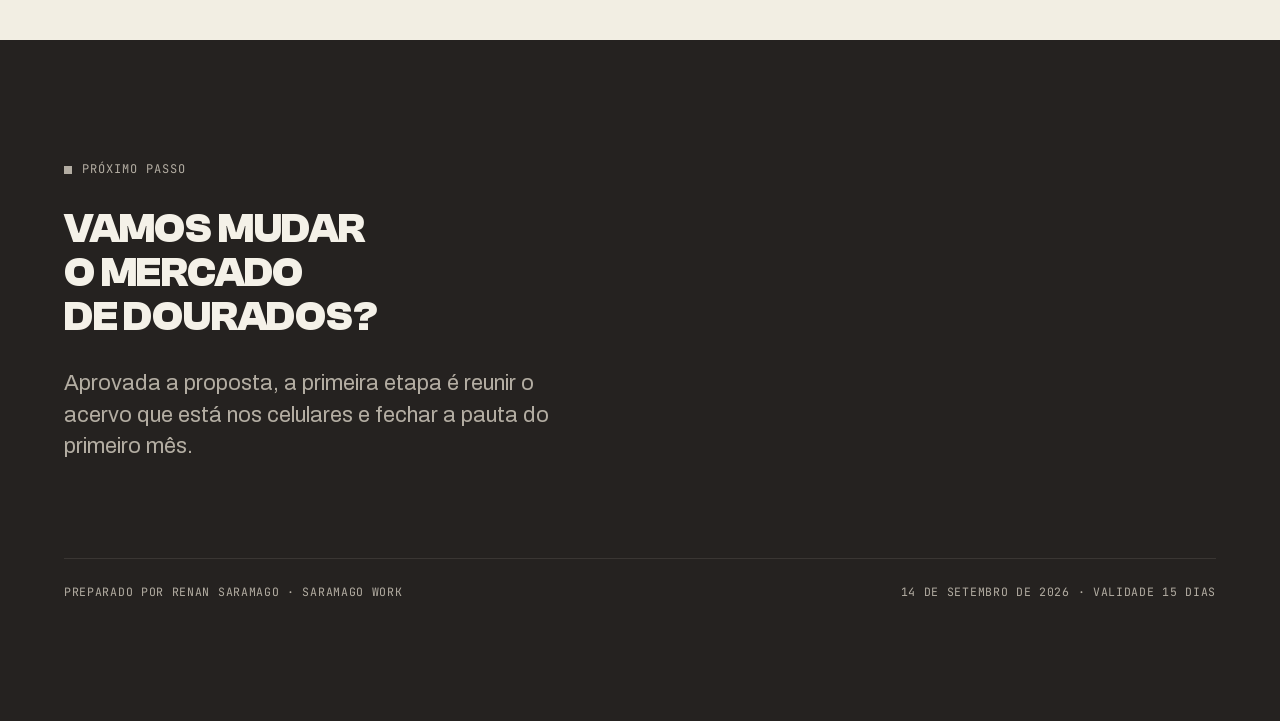
<file: ledplay/index.html>
<!DOCTYPE html>
<html lang="pt-BR">
<head>
<meta charset="UTF-8">
<meta name="viewport" content="width=device-width, initial-scale=1">
<title>Proposta LED PLAY</title>
<link rel="preconnect" href="https://fonts.googleapis.com">
<link rel="preconnect" href="https://fonts.gstatic.com" crossorigin>
<link rel="stylesheet" href="https://fonts.googleapis.com/css2?family=JetBrains+Mono:wght@400;500&display=swap">
<style>
/* Direção: painel de LED em desenho industrial. Papel de prancheta e grafite de chapa,
   amarelo de LED como acento, petróleo do fundo do painel como segunda cor do calendário.
   Um mundo visual só, sem tema escuro alternativo: as seções alternam papel e grafite. */
/* Fontes (Fontshare) em fonts/, ao lado deste arquivo: Clash Grotesk variável para títulos e destaques,
   Archivo variável para o texto corrido. Ficaram fora do HTML (base64 estourava a revisão do artifact). */
@font-face{font-family:"Clash Grotesk";src:url(fonts/ClashGrotesk-Variable.woff2) format("woff2");font-weight:200 700;font-display:swap}
@font-face{font-family:"Archivo";src:url(fonts/Archivo-Variable.woff2) format("woff2");font-weight:100 900;font-display:swap}

:root{
  --paper:#FAF7EF; --paper-2:#F2EEE3; --line:#DDD8CB; --line-dark:#3A3633;
  --ink:#1E1C1A; --ink-2:#4A4642; --steel:#7A756D;
  --graphite:#252220; --on-dark:#F4F1E8; --on-dark-2:#B3ADA2;
  --led:#F2E27D; --led-deep:#E3CC45; --petrol:#1F4A55; --petrol-ink:#DDEBEE;
  --f-display:"Clash Grotesk","Archivo","Helvetica Neue",Arial,sans-serif;
  --f-sub:"Clash Grotesk","Archivo","Helvetica Neue",Arial,sans-serif;
  --f-body:"Archivo",-apple-system,"Helvetica Neue",Arial,sans-serif;
  --f-mono:"JetBrains Mono",ui-monospace,Menlo,monospace;
  --gut:clamp(16px,4vw,48px);
  --sec:clamp(64px,10vw,120px);
  color-scheme:light;
}
*{box-sizing:border-box}
html{background:var(--paper);scroll-behavior:smooth}
body{margin:0;background:var(--paper);color:var(--ink);font-family:var(--f-body);font-size:1.0625rem;line-height:1.6;-webkit-font-smoothing:antialiased}
img{display:block;max-width:100%}
a{color:inherit}
p{margin:0}
h1,h2,h3{margin:0;font-weight:400;text-wrap:balance}
:focus-visible{outline:2px solid var(--led-deep);outline-offset:3px}
@media (prefers-reduced-motion:reduce){html{scroll-behavior:auto}*{transition:none!important}}

.wrap{max-width:78rem;margin:0 auto;padding-inline:var(--gut)}
.sec{padding-block:var(--sec)}
.dark{background:var(--graphite);color:var(--on-dark)}
.tag{font-family:var(--f-mono);font-size:.75rem;letter-spacing:.08em;text-transform:uppercase;color:var(--steel);display:inline-flex;align-items:center;gap:10px}
.tag::before{content:"";width:8px;height:8px;background:currentColor}
.dark .tag{color:var(--on-dark-2)}
/* Título de seção: display em caixa alta, tamanho contido para não dominar a página. */
.h2{font-family:var(--f-display);font-weight:700;text-transform:uppercase;font-size:clamp(1.5rem,3.3vw,2.8rem);line-height:1.04;letter-spacing:-.005em}
/* Título misto: primeira linha em display, segunda em texto corrido. */
.h2-mix{display:grid;gap:8px}
.h2-mix .rest{font-family:var(--f-body);text-transform:none;letter-spacing:0;font-size:clamp(1.15rem,1.9vw,1.55rem);line-height:1.3;color:var(--ink-2)}
.dark .h2-mix .rest{color:var(--on-dark-2)}
.lead{font-size:clamp(1.125rem,1.7vw,1.375rem);line-height:1.45;color:var(--ink-2);max-width:42ch}
.dark .lead{color:var(--on-dark-2)}
.head{display:grid;gap:18px;margin-bottom:clamp(36px,5vw,56px)}
@media (min-width:860px){.head.split{grid-template-columns:1fr 1fr;align-items:end}}
.mono-h{display:block;font-family:var(--f-mono);font-size:.72rem;letter-spacing:.08em;text-transform:uppercase;color:var(--steel);margin-bottom:12px}

/* ---------- topo ---------- */
.top{position:sticky;top:0;z-index:20;background:rgba(250,247,239,.94);border-bottom:1px solid var(--line)}
.top .wrap{display:flex;align-items:center;justify-content:space-between;gap:16px;min-height:68px}
.brand{font-family:var(--f-display);font-weight:700;font-size:clamp(.72rem,2.4vw,.95rem);white-space:nowrap;letter-spacing:.02em;text-transform:uppercase;text-decoration:none}

/* ---------- hero: o painel ---------- */
.hero{padding-block:clamp(28px,5vw,56px) var(--sec)}
.hero-head{display:flex;justify-content:space-between;align-items:end;gap:16px;flex-wrap:wrap;margin-bottom:22px}
.hero-title{display:grid;gap:10px;margin-bottom:clamp(24px,3.5vw,40px)}
.hero-title .kick{font-family:var(--f-sub);font-weight:600;font-size:clamp(1rem,1.5vw,1.2rem);text-transform:uppercase;letter-spacing:.03em;color:var(--ink-2)}
.hero-title .big{font-family:var(--f-display);font-weight:700;text-transform:uppercase;font-size:clamp(1.5rem,3.3vw,2.8rem);line-height:1.04;letter-spacing:-.005em;max-width:22ch}
.panel{position:relative;background:var(--graphite);padding:clamp(10px,1.6vw,22px);border:1px solid #000;margin:0}
.panel::before,.panel::after{content:"";position:absolute;width:9px;height:9px;border-radius:50%;background:radial-gradient(circle at 35% 35%,#8d877e,#3b3733 70%);top:clamp(2px,.4vw,7px)}
.panel::before{left:clamp(2px,.4vw,7px)}
.panel::after{right:clamp(2px,.4vw,7px)}
.screen{position:relative;aspect-ratio:16/9;max-width:100%;background:#12100f;overflow:hidden}
.screen img{width:100%;height:100%;object-fit:cover}
/* Malha de LED só sobre a tela do painel na foto (cantos medidos no hero.jpg, 1280x720), não sobre a casa e o muro. */
.screen::after{content:"";position:absolute;inset:0;pointer-events:none;background-image:radial-gradient(rgba(0,0,0,.16) 1px,transparent 1.2px);background-size:4px 4px;mix-blend-mode:multiply;clip-path:polygon(11.7% 36.4%,88.7% 21.9%,88.7% 73.3%,11.7% 75.7%)}
.panel-foot{display:flex;justify-content:space-between;gap:12px;flex-wrap:wrap;padding-top:10px;font-family:var(--f-mono);font-size:.7rem;letter-spacing:.08em;text-transform:uppercase;color:var(--on-dark-2)}
.panel-foot .on{color:var(--led);display:inline-flex;align-items:center;gap:8px}
.panel-foot .on::before{content:"";width:7px;height:7px;border-radius:50%;background:var(--led);box-shadow:0 0 8px var(--led)}
.hero-body{display:grid;gap:32px;margin-top:clamp(36px,6vw,64px)}
@media (min-width:860px){.hero-body{grid-template-columns:1fr 1.15fr;align-items:start}}
.hero-body .lead{color:var(--ink);max-width:30ch}
.specs{list-style:none;margin:0;padding:0;border-top:1px solid var(--ink)}
.specs li{display:flex;justify-content:space-between;align-items:flex-start;gap:16px;padding:14px 0;border-bottom:1px solid var(--line)}
.specs li span{display:block;font-weight:600}
.specs li small{display:block;font-size:.9rem;color:var(--ink-2);line-height:1.45;margin-top:2px}
.specs b{font-family:var(--f-sub);font-weight:600;font-size:1.25rem;font-variant-numeric:tabular-nums;white-space:nowrap;padding-top:1px}

/* ---------- diagnóstico ---------- */
.faults{display:grid;grid-template-columns:repeat(auto-fit,minmax(16rem,1fr));border-top:1px solid var(--line-dark);border-left:1px solid var(--line-dark)}
.fault{padding:28px 24px 32px;border-right:1px solid var(--line-dark);border-bottom:1px solid var(--line-dark);display:grid;gap:14px;align-content:start}
.fault .code{font-family:var(--f-mono);font-size:.72rem;letter-spacing:.08em;color:var(--led)}
.fault h3{font-family:var(--f-sub);font-weight:600;font-size:1.15rem;line-height:1.2;text-transform:uppercase}
.fault p{color:var(--on-dark-2);font-size:1rem}

/* ---------- soluções ---------- */
.benefits{border-top:1px solid var(--ink)}
.benefit{display:grid;gap:12px 40px;padding-block:clamp(26px,3.5vw,40px);border-bottom:1px solid var(--line)}
@media (min-width:860px){.benefit{grid-template-columns:1fr 1.25fr;align-items:start}}
.benefit .ref{display:block;font-family:var(--f-mono);font-size:.72rem;letter-spacing:.08em;text-transform:uppercase;color:var(--steel);margin-bottom:10px}
.benefit h3{font-family:var(--f-sub);font-weight:600;text-transform:uppercase;font-size:clamp(1.15rem,1.9vw,1.5rem);line-height:1.15;max-width:22ch}
.benefit p{color:var(--ink-2)}

/* ---------- calendário ---------- */
.why{display:grid;gap:clamp(28px,4vw,56px);margin-bottom:clamp(32px,4vw,48px)}
@media (min-width:960px){.why{grid-template-columns:1fr 1fr;align-items:start}}
.why-text{display:grid;gap:14px;color:var(--ink-2);max-width:56ch}
.why-text strong{color:var(--ink);font-weight:600}
.legend{list-style:none;margin:0;padding:0;border-top:1px solid var(--ink)}
.legend li{display:grid;grid-template-columns:auto 1fr;gap:14px;align-items:start;padding:14px 0;border-bottom:1px solid var(--line)}
.sw{font-family:var(--f-sub);font-weight:600;font-size:1rem;width:2.6rem;text-align:center;padding:4px 0;border:1px solid var(--ink);line-height:1.2}
.sw.vs{background:var(--led);color:var(--ink)}
.sw.ved{background:var(--petrol);color:var(--petrol-ink);border-color:var(--petrol)}
.sw.post{background:var(--paper);color:var(--ink)}
.legend h3{font-family:var(--f-body);font-weight:600;font-size:1rem;line-height:1.3}
.legend p{color:var(--ink-2);font-size:.95rem;margin-top:2px}

.cal-frame{background:var(--graphite);border:1px solid #000;padding:clamp(8px,1.2vw,14px)}
.cal-top{display:flex;justify-content:space-between;gap:12px;flex-wrap:wrap;padding:4px 4px 12px;font-family:var(--f-mono);font-size:.72rem;letter-spacing:.08em;text-transform:uppercase;color:var(--on-dark-2)}
.cal-top .on{color:var(--led)}
/* Sempre uma grade de 7 colunas, como um calendário de parede: dias correm da esquerda
   para a direita e de cima para baixo. No celular a célula encolhe e esconde a pauta. */
.cal{display:grid;grid-template-columns:repeat(7,minmax(0,1fr));gap:1px;background:var(--line-dark);border:1px solid var(--line-dark)}
.wd{background:var(--graphite);color:var(--on-dark-2);font-family:var(--f-mono);font-size:.72rem;letter-spacing:.1em;text-transform:uppercase;padding:10px 8px;text-align:center}
.wd.sat{color:var(--steel)}
.day{background:var(--paper);color:var(--ink);padding:10px 12px;display:grid;align-content:start;gap:8px;min-height:9.5rem}
.day .n{font-family:var(--f-sub);font-weight:600;font-size:1.15rem;line-height:1;font-variant-numeric:tabular-nums}
.day .chip{font-family:var(--f-sub);font-weight:600;font-size:.85rem;justify-self:start;padding:2px 9px;border:1px solid currentColor;line-height:1.2}
.day p{font-size:.8125rem;line-height:1.3}
.day.vs{background:var(--led)}
.day.ved{background:var(--petrol);color:var(--petrol-ink)}
.day.post{background:var(--paper)}
.day.off{background:repeating-linear-gradient(45deg,var(--paper-2) 0 7px,var(--line) 7px 8px);color:var(--steel)}
.day.pad{background:#2B2826}
@media (max-width:899px){
  .day{min-height:4.4rem;padding:6px 5px;gap:5px}
  .day .n{font-size:.9rem}
  .day .chip{font-size:.7rem;padding:1px 5px}
  .day p{display:none}
  .wd{padding:8px 2px;font-size:.55rem;letter-spacing:.04em}
}
.cal-note{font-family:var(--f-mono);font-size:.72rem;letter-spacing:.06em;text-transform:uppercase;color:var(--steel);margin-top:14px;max-width:90ch;line-height:1.6}

/* Destaque: anúncios. Eu faço, a verba de mídia fica fora do valor mensal.
   Mesmo desenho do card de valores: chapa grafite, tag mono, título em Clash, rodapé mono. */
.ads{margin-top:clamp(28px,4vw,48px);background:var(--graphite);color:var(--on-dark);border:1px solid #000;padding:clamp(22px,3.5vw,40px);display:grid;gap:14px 40px}
@media (min-width:860px){.ads{grid-template-columns:1fr 1.4fr;align-items:start}}
.ads .tag{grid-column:1/-1;color:var(--on-dark-2)}
.ads h3{font-family:var(--f-sub);font-weight:600;text-transform:uppercase;font-size:clamp(1.15rem,1.9vw,1.5rem);line-height:1.15;max-width:20ch;color:var(--on-dark)}
.ads p{color:var(--on-dark-2)}
.ads p + p{margin-top:10px}
.ads strong{color:var(--on-dark);font-weight:600}
.ads-foot{grid-column:1/-1;border-top:1px solid var(--line-dark);padding-top:12px;display:flex;justify-content:space-between;gap:8px 24px;flex-wrap:wrap;font-family:var(--f-mono);font-size:.7rem;letter-spacing:.08em;text-transform:uppercase;color:var(--on-dark-2);line-height:1.6}
.ads-foot .on{color:var(--led)}

/* ---------- investimento ---------- */
.invest{display:grid;gap:clamp(16px,2vw,24px)}
@media (min-width:960px){.invest{grid-template-columns:1.25fr 1fr;align-items:start}}
.plan{background:var(--graphite);color:var(--on-dark);padding:clamp(24px,3.5vw,40px);display:grid;gap:24px;align-content:start;border:1px solid #000}
.plan .value{font-family:var(--f-display);font-weight:700;font-size:clamp(1.8rem,4.4vw,3.2rem);line-height:1;color:var(--led);font-variant-numeric:tabular-nums;white-space:nowrap}
.plan .value small{font-family:var(--f-mono);font-size:.95rem;color:var(--on-dark-2);margin-left:8px;letter-spacing:.04em}
.plan .what{font-family:var(--f-mono);font-size:.72rem;letter-spacing:.08em;text-transform:uppercase;color:var(--on-dark-2)}
.plan ul{list-style:none;margin:0;padding:0;border-top:1px solid var(--line-dark)}
.plan li{display:flex;justify-content:space-between;align-items:flex-start;gap:16px;padding:12px 0;border-bottom:1px solid var(--line-dark)}
.plan li span{display:block;color:var(--on-dark);font-weight:500}
.plan li small{display:block;font-size:.875rem;color:var(--on-dark-2);margin-top:2px;line-height:1.45}
.plan li b{color:var(--led);font-family:var(--f-mono);font-weight:500;white-space:nowrap;padding-top:3px}
.plan .note{color:var(--on-dark-2);font-size:.95rem}

/* ---------- site: segunda entrega ---------- */
.site-grid{display:grid;gap:clamp(28px,4vw,56px)}
@media (min-width:960px){.site-grid{grid-template-columns:1.2fr 1fr;align-items:start}}
.site-intro{display:grid;gap:18px;margin-bottom:clamp(28px,4vw,40px)}
.site-intro .lead{max-width:52ch}
.feat{list-style:none;margin:0;padding:0;border-top:1px solid var(--ink);counter-reset:f}
.feat li{counter-increment:f;display:grid;grid-template-columns:2.4rem 1fr;gap:3px 12px;padding:15px 0;border-bottom:1px solid var(--line)}
.feat li::before{content:counter(f,decimal-leading-zero);font-family:var(--f-mono);font-size:.78rem;color:var(--steel);padding-top:5px;grid-row:span 2}
.feat h3{font-family:var(--f-body);font-weight:600;font-size:1.0625rem;line-height:1.3}
.feat p{color:var(--ink-2);font-size:.975rem}
.site-side{display:grid;gap:clamp(16px,2vw,24px)}
.preview{background:var(--graphite);border:1px solid #000;padding:clamp(8px,1.2vw,12px);margin:0}
.preview img{width:100%;height:auto;border:1px solid #000}
.preview figcaption{padding-top:8px;font-family:var(--f-mono);font-size:.68rem;letter-spacing:.08em;text-transform:uppercase;color:var(--on-dark-2);display:flex;justify-content:space-between;gap:12px;flex-wrap:wrap}
.preview figcaption .on{color:var(--led)}
/* Prévia ao vivo: o site da LED PLAY roda dentro do quadro (iframe embutido, modo demonstração:
   a intro toca sozinha em loop). Quadro em proporção de celular. No PDF vira o print. */
.preview-frame{position:relative;background:#080808;border:1px solid #000;aspect-ratio:9/15;max-height:680px;overflow:hidden;container-type:size}
/* a abertura do site roda aqui dentro, sem iframe: CSS e script dela entram no build com tudo escopado em .live */
.preview-frame .live{position:absolute;inset:0;overflow:hidden}
.preview-frame .live>main{height:100%}
.preview-frame .live .nav{position:absolute}
.preview-frame .poster{display:none}
.preview .prn{display:none}
.btn-site{display:flex;justify-content:space-between;align-items:center;gap:16px;padding:16px 18px;background:var(--graphite);color:var(--on-dark);text-decoration:none;border:1px solid #000}
.btn-site b{display:block;font-family:var(--f-sub);font-weight:600;text-transform:uppercase;font-size:1.05rem;letter-spacing:.02em;line-height:1.2}
.btn-site small{display:block;font-family:var(--f-mono);font-size:.66rem;letter-spacing:.06em;text-transform:uppercase;color:var(--on-dark-2);margin-top:4px;line-height:1.5}
.btn-site .arr{font-family:var(--f-sub);font-weight:600;font-size:1.4rem;color:var(--led);flex:none}
.offer{background:var(--graphite);color:var(--on-dark);border:1px solid #000;padding:clamp(24px,3.5vw,40px);display:grid;gap:20px;align-content:start}
.offer .value{font-family:var(--f-display);font-weight:700;font-size:clamp(1.8rem,4.4vw,3.2rem);line-height:1;color:var(--led);white-space:nowrap}
.offer .value small{font-family:var(--f-mono);font-size:.9rem;color:var(--on-dark-2);margin-left:8px;letter-spacing:.04em}
.offer ul{list-style:none;margin:0;padding:0;border-top:1px solid var(--line-dark)}
.offer li{padding:12px 0;border-bottom:1px solid var(--line-dark);color:var(--on-dark-2);display:grid;gap:2px;font-size:.975rem}
.offer li b{color:var(--on-dark);font-weight:600;font-size:1.0625rem}
.offer .fomo{font-family:var(--f-sub);font-weight:600;text-transform:uppercase;font-size:clamp(1rem,1.5vw,1.15rem);line-height:1.3;color:var(--led)}
.offer .note{font-family:var(--f-mono);font-size:.7rem;letter-spacing:.06em;text-transform:uppercase;color:var(--on-dark-2);line-height:1.6}

/* ---------- impressão: PDF no formato da tela do iPhone ----------
   Uma página = uma tela (393 x 852 px). O conteúdo corre contínuo, como o scroll do
   celular; os blocos abaixo não podem ser cortados entre duas páginas. */
@page{size:393px 852px;margin:0}
@media print{
  html,body{background:var(--paper)}
  *{-webkit-print-color-adjust:exact;print-color-adjust:exact}
  .top{position:static}
  h1,h2,h3,.tag,.mono-h,.head,.hero-head,.hero-title{break-after:avoid}
  .head,.hero-title,.site-intro,.hero-body p,.why-text p,.panel,.fault,.benefit,.legend li,.specs li,.plan li,.feat li,.cal-frame,.ads,.preview,.offer,.close,.foot{break-inside:avoid}
  .panel-foot .on::before{box-shadow:none}
  .preview-frame{aspect-ratio:auto;max-height:none;container-type:normal}
  .preview-frame .live{display:none}
  .preview-frame .poster{display:block;width:100%;height:auto}
  .btn-site{display:none}
  .preview .scr{display:none}
  .preview .prn{display:inline}
  /* o card de valores é mais alto que uma tela: fica compacto e pode continuar na página seguinte */
  .plan{padding:22px;gap:16px}
  .plan li{padding:9px 0}
}

/* ---------- fechamento ---------- */
.close{display:grid;gap:28px;justify-items:start}
.close .h2{max-width:18ch}
.foot{border-top:1px solid var(--line-dark);margin-top:clamp(56px,8vw,96px);padding-top:24px;display:flex;flex-wrap:wrap;justify-content:space-between;gap:12px 32px;font-family:var(--f-mono);font-size:.72rem;letter-spacing:.06em;text-transform:uppercase;color:var(--on-dark-2)}
</style>
<style>
/* ---------- abertura do site, escopada em .live (gerado pelo build.py a partir de site-ledplay/demonstracao-de-site.html) ---------- */
.live{
  --bg:#0b0c0e; --bg-deep:#07080a; --text:#ffffff; --muted:#9a9ca3; --ash:#b9bbc0;
  --line:#23252a; --line-2:#3d4046; --white:#ffffff; --ink:#07080a;
  --teal:#23a7a1; --teal-hi:#5fd6cc; --lime:#8dc63f; --pulse:#8dc63f; --glow-t:rgba(35,167,161,.22);
  --f-display:"Clash Grotesk","Inter",-apple-system,"Segoe UI",sans-serif;
  --f-body:"Archivo",-apple-system,"Segoe UI",Roboto,sans-serif;
  --f-mono:ui-monospace,"SF Mono",Menlo,Consolas,"Liberation Mono",monospace;
  --fs-display:clamp(2.9rem,6.8cqw,5.8rem); --fs-h2:clamp(2rem,4.2cqw,3.6rem);
  --fs-lead:clamp(1.05rem,1.3cqw,1.25rem); --fs-sm:.875rem; --fs-xs:.75rem;
  --gut:clamp(1.25rem,4cqw,3rem); --max:75rem;
  color-scheme:dark;
}
.live *{box-sizing:border-box;margin:0;padding:0}
.live{background:var(--bg);scroll-behavior:smooth;-webkit-text-size-adjust:100%}
.live{background:var(--bg);color:var(--text);font-family:var(--f-body);font-size:1rem;line-height:1.55;letter-spacing:-.01em;-webkit-font-smoothing:antialiased;overflow-x:hidden}
.live img{display:block;max-width:100%}
.live a{color:inherit;text-decoration:none}
.live button{font:inherit;color:inherit;background:none;border:0;cursor:pointer}
.live :focus-visible{outline:1px solid var(--white);outline-offset:4px}
.live ::selection{background:var(--text);color:var(--ink)}
.live .wrap{width:100%;max-width:var(--max);margin:0 auto;padding-inline:var(--gut)}
.live .display,.live .h2{font-family:var(--f-display);font-weight:500;letter-spacing:-.05em;line-height:.92;text-wrap:balance}
.live .display{font-size:var(--fs-display)}
.live .h2{font-size:var(--fs-h2);letter-spacing:-.045em;line-height:.98}
.live .lead{font-size:var(--fs-lead);color:var(--muted);max-width:44rem;line-height:1.5}
.live .meta{font-family:var(--f-mono);font-size:var(--fs-xs);letter-spacing:.04em;text-transform:uppercase;color:var(--muted)}
.live .grad{background:linear-gradient(90deg,var(--teal-hi),var(--lime));-webkit-background-clip:text;background-clip:text;color:transparent}
.live .btn{display:inline-flex;align-items:center;gap:.7em;white-space:nowrap;font-weight:500;font-size:var(--fs-sm);letter-spacing:.08em;text-transform:uppercase;line-height:1;border-radius:9999px;transition:background-color .18s,color .18s,border-color .18s,box-shadow .25s}
.live .btn svg{width:1em;height:1em;flex:none}
.live .btn-primary{background:#fff;color:var(--ink);padding:.95em 1.6em}
.live .btn-primary:hover{background:#e9fbf8;box-shadow:0 0 0 6px var(--glow-t),0 10px 34px var(--glow-t)}
.live .btn-ghost{border:1px solid var(--line-2);color:var(--text);padding:.85em 1.4em}
.live .btn-ghost:hover{background:#fff;color:var(--ink);border-color:#fff}
.live .status,.live .chip{display:inline-flex;align-items:center;gap:.6em;border-radius:9999px;padding:.55em .95em;font-family:var(--f-mono);font-size:var(--fs-xs);letter-spacing:.06em;text-transform:uppercase}
.live .status{background:rgba(141,198,63,.1);border:1px solid rgba(141,198,63,.28);color:#c9e79f}
.live .status::before{content:"";width:6px;height:6px;border-radius:50%;background:var(--pulse);animation:pulse 2.4s ease-out infinite}
@keyframes pulse{0%{box-shadow:0 0 0 0 rgba(155,225,93,.5)}70%{box-shadow:0 0 0 8px rgba(155,225,93,0)}100%{box-shadow:0 0 0 0 rgba(155,225,93,0)}}
.live .chip{background:rgba(35,167,161,.12);color:var(--teal-hi)}
.live .chip::before{content:"";width:6px;height:6px;border-radius:50%;background:currentColor}
.live .nav{position:fixed;top:0;left:0;right:0;z-index:40;background:rgba(9,10,12,.62);-webkit-backdrop-filter:blur(14px) saturate(160%);backdrop-filter:blur(14px) saturate(160%);border-bottom:1px solid rgba(255,255,255,.06)}
.live .nav .wrap{display:flex;align-items:center;justify-content:space-between;height:4.5rem;gap:1rem}
.live .nav img{height:2.2rem;width:auto}
.live .dhero{position:relative;height:300cqh;background:var(--bg-deep)}
.live .hero-stick{position:sticky;top:0;height:100cqh;overflow:hidden}
.live .dhero canvas{position:absolute;inset:0;width:100%;height:100%;display:block}
.live .hero-ui{position:absolute;inset:0;pointer-events:none}
.live .hero-ui > *{pointer-events:auto}
.live .hero-stage{position:absolute;left:var(--gut);right:var(--gut);opacity:0;transform:translateY(12px);transition:opacity .35s,transform .35s;will-change:opacity}
.live .hero-stage.on{opacity:1;transform:none}
.live .stage-1{top:calc(4.5rem + clamp(1.5rem,5cqh,3.5rem))}
.live .stage-1 .display{max-width:12ch}
.live .stage-1 .meta{margin-top:1rem}
.live .stage-2{top:50%;transform:translateY(-50%) translateY(12px);text-align:center;left:0;right:0;padding-inline:var(--gut)}
.live .stage-2.on{transform:translateY(-50%)}
.live .stage-2 .display{margin:0 auto;max-width:16ch}
.live .stage-3{bottom:clamp(1.5rem,5cqh,3rem);display:grid;gap:1.25rem;align-items:end;grid-template-columns:1fr}
.live .stage-3 .display{max-width:15ch;font-size:clamp(2.1rem,5cqw,4.6rem)}
.live .stage-3 .lead{max-width:34rem}
.live .stage-3 .ctas{display:flex;flex-wrap:wrap;gap:.75rem;margin-top:.5rem}
.live .stage-3 .status{margin-bottom:1rem}
@container (min-width:900px){.live .stage-3{grid-template-columns:1.25fr 1fr}
.live .stage-3 .side{display:grid;gap:1.25rem;justify-items:start}}
@container (max-width:767px){.live .stage-3{gap:.85rem}
.live .stage-3 .status{margin-bottom:.7rem}
.live .stage-3 .lead{font-size:.95rem;line-height:1.45}
.live .stage-3 .ctas{margin-top:.2rem}}
@container (max-width:767px) and (max-height:700px){.live .stage-3 .lead{display:none}}
.live .pixel-tag{position:absolute;left:50%;top:50%;transform:translate(calc(-50% + var(--dx,0px)),calc(-50% + var(--dy,0px)));display:flex;align-items:center;gap:.75rem;opacity:0;transition:opacity .3s}
.live .pixel-tag.on{opacity:1}
.live .pixel-tag i{display:block;width:4rem;height:1px;background:var(--line-2)}
.live .pixel-tag span{font-family:var(--f-mono);font-size:var(--fs-xs);letter-spacing:.06em;text-transform:uppercase;color:var(--ash);white-space:nowrap}
.live .hero-scroll{position:absolute;left:50%;bottom:1.25rem;transform:translateX(-50%);display:flex;flex-direction:column;align-items:center;gap:.5rem;color:var(--muted);font-family:var(--f-mono);font-size:var(--fs-xs);letter-spacing:.08em;text-transform:uppercase;transition:opacity .3s}
.live .hero-scroll i{display:block;width:1px;height:2.5rem;background:linear-gradient(var(--line-2),transparent);animation:drop 1.8s ease-in-out infinite}
@keyframes drop{0%{transform:scaleY(0);transform-origin:top}50%{transform:scaleY(1);transform-origin:top}51%{transform-origin:bottom}100%{transform:scaleY(0);transform-origin:bottom}}
.live .hero-scroll.off{opacity:0}
.live .hero-load{position:absolute;right:var(--gut);bottom:1.4rem;transition:opacity .4s}
.live .hero-load.off{opacity:0}
.live .end{border-top:1px solid var(--line);background:radial-gradient(40rem 22rem at 50% 0%,rgba(35,167,161,.14),transparent 70%),var(--bg);padding-block:clamp(4rem,10cqw,7rem)}
.live .end .wrap{display:grid;justify-items:center;text-align:center;gap:1.25rem}
.live .end .h2{max-width:20ch}
.live .end .lead{max-width:36rem}
.live .end .ctas{display:flex;flex-wrap:wrap;justify-content:center;gap:.75rem;margin-top:.5rem}
.live .foot{border-top:1px solid var(--line);padding-block:1.5rem;background:var(--bg-deep)}
.live .foot .wrap{display:flex;justify-content:space-between;align-items:center;gap:1rem;flex-wrap:wrap}
.live .foot img{height:1.9rem;width:auto}
.live .dhero{height:100%}
.live .hero-stick{position:relative;height:100%}
.live .end,.live .foot,.live .hero-scroll{display:none}
@media (prefers-reduced-motion:reduce){.live{scroll-behavior:auto}
.live .status::before,.live .hero-scroll i{animation:none}}
.live .dhero{padding:0}
.live .end,.live .foot{display:none}
</style>

<header class="top">
  <div class="wrap">
    <a class="brand" href="#inicio">Saramago Work</a>
  </div>
</header>

<main id="inicio">

  <section class="hero wrap" aria-labelledby="t-hero">
    <div class="hero-head">
      <span class="tag">Proposta · LED PLAY</span>
      <span class="tag">Dourados, MS · Setembro de 2026</span>
    </div>
    <h1 id="t-hero" class="hero-title">
      <span class="big">Fazer a LED PLAY ser</span>
      <span class="kick">destaque e referência no mercado de LED</span>
    </h1>
    <figure class="panel">
      <div class="screen">
        <img src="hero.jpg" alt="Simulação de anúncio 3D no painel da LED PLAY no final da Monte Alegre, em Dourados: uma Toyota Hilux enlameada sai da tela entre a mata, ao lado da frase Força de verdade" width="1280" height="720">
      </div>
      <figcaption class="panel-foot">
        <span class="on">Painel LED PLAY · em exibição</span>
        <span>Simulação de anúncio 3D</span>
      </figcaption>
    </figure>
    <div class="hero-body">
      <p class="lead">Esta proposta é focada em fazer seu Instagram, uma ferramenta forte de vendas.</p>
      <div>
        <span class="mono-h">O que entra todo mês</span>
        <ul class="specs" id="specs" aria-label="Entregas por mês"></ul>
      </div>
    </div>
  </section>

  <section class="sec dark" aria-labelledby="t-diag">
    <div class="wrap">
      <div class="head split">
        <div style="display:grid;gap:18px">
          <span class="tag">Diagnóstico</span>
          <h2 id="t-diag" class="h2 h2-mix"><span>Como o seu cliente</span><span class="rest">vê a sua empresa?</span></h2>
        </div>
        <p class="lead">A operação é grande, mas o que chega ao cliente passa impressão de empresa pequena.</p>
      </div>
      <div class="faults">
        <article class="fault">
          <span class="code">Falha 01 · imagem fraca</span>
          <h3>Instagram de arte pronta</h3>
          <p>Artes de IA cheias de texto e imagem parada, com alcance baixo e nenhuma prova do tamanho real dos painéis.</p>
        </article>
        <article class="fault">
          <span class="code">Falha 02 · acervo offline</span>
          <h3>A melhor prova está no celular</h3>
          <p>Montagens, instalações e painéis rodando ficam na galeria dos sócios, sem uso na venda.</p>
        </article>
        <article class="fault">
          <span class="code">Falha 03 · sem vídeo</span>
          <h3>O anunciante não entrega o vídeo</h3>
          <p>Atrasa, manda no formato errado ou não manda, depois não vê o anúncio rodando, culpa o painel e não renova.</p>
        </article>
      </div>
    </div>
  </section>

  <section class="sec" aria-labelledby="t-ben">
    <div class="wrap">
      <div class="head">
        <span class="tag">Solução</span>
        <h2 id="t-ben" class="h2">Como resolver as falhas?</h2>
      </div>
      <div class="benefits">
        <article class="benefit">
          <div>
            <span class="ref">Resolve a falha 01</span>
            <h3>Vídeo profissional no lugar de arte pronta</h3>
          </div>
          <p>Eu gravo com câmera e luz profissional, quem assiste percebe que a empresa é séria e que o preço tem qualidade por trás, e o cliente enxerga valor antes de perguntar quanto custa.</p>
        </article>
        <article class="benefit">
          <div>
            <span class="ref">Resolve a falha 02</span>
            <h3>O acervo sai do celular e vira conteúdo</h3>
          </div>
          <p>Montagem, instalação, painel ligado de madrugada: tudo o que já está gravado passa pela minha edição e vira prova de que a operação é grande e real.</p>
        </article>
        <article class="benefit">
          <div>
            <span class="ref">Resolve a falha 03</span>
            <h3>O anúncio aparece rodando</h3>
          </div>
          <p>O perfil mostra o anúncio de cada cliente no ar, quem anuncia vê o resultado, entende o que o painel entrega e renova, e quem ainda não anuncia vê o que está perdendo.</p>
        </article>
      </div>
    </div>
  </section>

  <section class="sec" style="background:var(--paper-2)" aria-labelledby="t-mes">
    <div class="wrap">
      <div class="head">
        <span class="tag">Planejamento · 30 dias</span>
        <h2 id="t-mes" class="h2">Um mês de conteúdo, dia a dia</h2>
      </div>
      <div class="why">
        <div class="why-text">
          <p class="lead" style="color:var(--ink)">A estratégia existe para fazer o perfil crescer, com publicação quase todo dia e cada tipo de conteúdo no seu dia, porque quem some do feed some da cabeça do cliente, e o lugar de referência fica com quem aparece.</p>
          <p>Os vídeos gravados comigo, com câmera e luz profissional, fazem o seu cliente enxergar o valor da sua empresa antes de perguntar o preço, um trabalho sério com qualidade que justifica cada real, enquanto os vídeos do dia a dia provam que a operação é real e está na rua agora, e os posts tiram as dúvidas que travam a compra e deixam o cliente pronto para fechar. Nesse ritmo o perfil <strong>nunca fica sem conteúdo de valor</strong>, e o cliente nunca fica sem motivo para chamar.</p>
          <p>A repetição faz o trabalho de posicionamento, e quando alguém em Dourados pensar em painel de LED, <strong>a única empresa que vem à cabeça é a LED PLAY</strong>, porque quem não estiver lá nesse momento perde a venda para quem está.</p>
        </div>
        <ul class="legend" id="legend" aria-label="Legenda do calendário"></ul>
      </div>
      <div class="cal-frame">
        <div class="cal-top"><span class="on">Calendário de exemplo · mês 1</span><span>30 dias</span></div>
        <div class="cal" id="cal" role="list" aria-label="Calendário de 30 dias com a pauta de cada dia"></div>
      </div>
      <p class="cal-note" id="cal-note"></p>

      <aside class="ads" aria-labelledby="t-ads">
        <span class="tag">Anúncios</span>
        <h3 id="t-ads">Eu faço os anúncios, a verba de mídia fica à parte</h3>
        <div>
          <p>Fora do calendário, todo mês saem <strong>3 vídeos de estúdio pensados para rodar como anúncio</strong>, com gancho nos primeiros segundos e chamada clara, e eu crio, configuro e acompanho o desempenho na <strong>consultoria publicitária</strong> mensal.</p>
          <p>O valor investido nos anúncios <strong>não está no valor mensal</strong>, é pago direto à plataforma e vocês decidem quanto colocar, começando pequeno e aumentando quando o resultado aparecer.</p>
        </div>
        <div class="ads-foot"><span class="on">Verba de mídia · paga direto à plataforma</span><span>Fora do valor mensal</span></div>
      </aside>
    </div>
  </section>

  <section class="sec" aria-labelledby="t-site">
    <div class="wrap">
      <div class="site-intro">
        <span class="tag">Segunda entrega · à parte</span>
        <h2 id="t-site" class="h2 h2-mix"><span>O cliente novo chega pelo Google</span><span class="rest">Quem recebe ele hoje?</span></h2>
        <p class="lead">Todo dia alguém pesquisa painel de LED em Dourados e na região, e hoje essa pessoa não encontra a LED PLAY, encontra quem tem site. Um site existe para receber quem chega querendo ser cliente, mostrar a empresa no padrão que ela tem e levar direto para o WhatsApp do vendedor.</p>
      </div>
      <div class="site-grid">
        <div>
          <span class="mono-h">O que o site entrega</span>
          <ol class="feat" id="feat"></ol>
        </div>
        <div class="site-side">
          <figure class="preview live">
            <div class="preview-frame">
              <div class="live" aria-label="Prévia ao vivo da abertura do site da LED PLAY: toca sozinha em loop"><header class="nav">
  <div class="wrap">
    <a href="#topo" aria-label="LED PLAY, voltar ao início"><img src="img/logo_branco_sm.png" alt="LED PLAY" width="104" height="70"></a>
    <span class="chip">Demonstração do site</span>
  </div>
</header>

<main>
<section class="dhero" id="topo" aria-label="Abertura do site">
  <div class="hero-stick">
    <canvas id="hero-canvas" role="img" aria-label="Vídeo quadro a quadro: um pixel de LED aceso que, ao rolar a página, se revela parte de um painel inteiro"></canvas>
    <div class="hero-ui">
      <div class="hero-stage stage-1" id="st1">
        <h2 class="display">Isto é um pixel.</h2>
        <p class="meta">Role para ver o resto</p>
      </div>
      <div class="pixel-tag" id="ptag"><i></i><span>1 pixel · LED P4</span></div>
      <div class="hero-stage stage-2" id="st2">
        <p class="display">Sozinho, ele não vende nada.</p>
      </div>
      <div class="hero-stage stage-3" id="st3">
        <div>
          <span class="status">3 telas em Dourados · 24h no ar</span>
          <h1 class="display">Juntos, eles mostram a sua marca para <span class="grad">Dourados inteira.</span></h1>
        </div>
        <div class="side">
          <p class="lead">Três telas de LED nos caminhos de maior movimento da cidade, ligadas 24 horas. As cotas de cada tela são limitadas.</p>
          <div class="ctas">
            <a class="btn btn-primary js-wa" href="https://wa.me/5567992129678" target="_blank" rel="noopener">Consultar cotas
              <svg viewBox="0 0 24 24" fill="none" stroke="currentColor" stroke-width="2" stroke-linecap="round" stroke-linejoin="round" aria-hidden="true"><path d="M7 17 17 7M9 7h8v8"/></svg></a>
          </div>
        </div>
      </div>
      <div class="hero-scroll" id="hs"><span>Scroll</span><i></i></div>
      <span class="hero-load meta" id="hero-load" aria-live="polite"></span>
    </div>
  </div>
</section>

<section class="end" aria-label="Fim da demonstração">
  <div class="wrap">
    <span class="chip">Fim da demonstração</span>
    <h2 class="h2">Esta é a abertura do novo site da LED PLAY.</h2>
    <p class="lead">Telas, preços, painéis e contato entram no desenvolvimento do site, depois que a proposta for aprovada.</p>
    <div class="ctas">
      <button class="btn btn-ghost" type="button" id="replay">Ver a abertura de novo</button>
    </div>
  </div>
</section>
</main>

<footer class="foot">
  <div class="wrap">
    <img src="img/logo_branco_sm.png" alt="LED PLAY" width="104" height="70">
    <p class="meta">Demonstração · Saramago Work</p>
  </div>
</footer></div>
              <img class="poster" src="site-preview.jpg" alt="Fim da abertura do site da LED PLAY: o painel de LED aceso em teal e verde, com o título Juntos, eles mostram a sua marca para Dourados inteira." width="1400" height="875" loading="lazy">
            </div>
            <figcaption><span class="on"><span class="scr">Abertura do site · prévia ao vivo</span><span class="prn">Abertura do site · último quadro</span></span><span>Demonstração</span></figcaption>
          </figure>
          <a class="btn-site" href="https://saramagowork.github.io/ledplay/demo/" target="_blank" rel="noopener"><span><b>Ver a demonstração do site</b><small>Abre em outra aba · a abertura segue o seu scroll</small></span><span class="arr" aria-hidden="true">→</span></a>
        </div>
      </div>
    </div>
  </section>

  <section class="sec" id="investimento" style="background:var(--paper-2)" aria-labelledby="t-inv">
    <div class="wrap">
      <div class="head">
        <span class="tag">Investimento</span>
        <h2 id="t-inv" class="h2">Valores</h2>
      </div>
      <div class="invest">
        <article class="plan">
          <span class="tag">Instagram · rotina mensal</span>
          <p class="value" id="plan-value"></p>
          <span class="what">O que compõe esse valor, por mês</span>
          <ul id="plan-list"></ul>
          <p class="note">Roteiro, gravação, edição, publicação e leitura de métricas estão dentro desse valor, nada é cobrado à parte no mês, e a verba dos anúncios e o site são separados.</p>
        </article>
        <article class="offer" aria-labelledby="t-offer">
          <span class="tag" id="t-offer">Site da LED PLAY · valor único</span>
          <p class="value" id="site-value"></p>
          <ul id="site-anchors"></ul>
          <p class="fomo" id="site-fomo"></p>
          <p class="note" id="site-note"></p>
        </article>
      </div>
    </div>
  </section>

  <section class="sec dark" aria-labelledby="t-close">
    <div class="wrap">
      <div class="close">
        <span class="tag">Próximo passo</span>
        <h2 id="t-close" class="h2">Vamos mudar o mercado de Dourados?</h2>
        <p class="lead">Aprovada a proposta, a primeira etapa é reunir o acervo que está nos celulares e fechar a pauta do primeiro mês.</p>
      </div>
      <div class="foot">
        <span>Preparado por Renan Saramago · Saramago Work</span>
        <span>14 de setembro de 2026 · validade 15 dias</span>
      </div>
    </div>
  </section>

</main>

<script>
  // ---------- DADOS ----------
  const SITE = Object.freeze({
    price: 2235,
    anchor: { ponto: "R. Ponta Porã", mensal: 2500 },
    features: [
      { t: "Botão direto para o WhatsApp do vendedor", d: "Quem entra interessado sai conversando com quem fecha, sem formulário, sem espera e sem perder o cliente no caminho." },
      { t: "Animações profissionais", d: "O site se mexe como um painel de LED, e a primeira impressão já entrega o padrão da empresa antes de qualquer conversa." },
      { t: "Serviços organizados por categoria", d: "Mídia nos painéis, venda de painel, estrutura e montagem, indoor e outdoor, o cliente acha o que veio buscar em segundos." },
      { t: "Como funciona o pedido para o Brasil todo", d: "Passo a passo de orçamento, prazo e entrega, para quem está em outra cidade comprar com a mesma segurança de quem está em Dourados." },
      { t: "A LED PLAY localizada no Google", d: "Endereço próprio, indexado para o Brasil inteiro, e quem pesquisa a empresa encontra a empresa, não só um perfil." },
      { t: "Aberto 24 horas, como o painel", d: "Recebe cliente de madrugada, no domingo e no feriado, porque o Instagram depende de post e o site está sempre lá." }
    ],
    fomo: "Cada pesquisa sem resposta é um cliente fechando com quem apareceu.",
    note: "Não está no valor mensal, pode entrar junto com o primeiro mês ou depois."
  });
  // Letras do calendário: V vídeo de estúdio, A acervo editado, C carrossel ou post.
  const TYPES = Object.freeze({
    vs:   { code: "V", name: "Vídeo de estúdio", desc: "Gravado por mim, com roteiro, luz e câmera." },
    ved:  { code: "A", name: "Acervo editado", desc: "Material que a equipe grava no iPhone, na instalação ou no dia a dia, editado por mim." },
    post: { code: "C", name: "Carrossel ou post", desc: "Explica o que o cliente precisa saber para anunciar." }
  });
  // Semana começa na segunda. Sábado fica em branco.
  const WEEK = Object.freeze(["ved", "vs", "post", "ved", "post", null, "ved"]);
  const WEEKDAYS = Object.freeze(["Seg", "Ter", "Qua", "Qui", "Sex", "Sáb", "Dom"]);
  const DAYS_IN_MONTH = 30;
  const PAUTA = Object.freeze({
    vs: [
      "Os 3 pontos de Dourados em 60 segundos",
      "Quanto custa aparecer no painel do Aeroporto",
      "Por que o painel é lembrado e o panfleto não",
      "Como escolher o ponto certo para a sua marca",
      "O que um anúncio precisa dizer em 8 segundos"
    ],
    ved: [
      "Montagem da estrutura, do chão ao painel ligado",
      "A R. Ponta Porã no fim da tarde",
      "Troca de conteúdo no painel",
      "Painel aceso às 3h da manhã",
      "Instalação de painel indoor",
      "Teste de brilho em pleno sol",
      "Painel do Aeroporto na chegada de um voo",
      "Bastidor da manutenção dos módulos",
      "Evento com painel curvo",
      "Antes e depois de uma instalação",
      "Içamento dos módulos",
      "Av. Joaquim Teixeira Alves no horário de pico",
      "O anúncio de um cliente rodando pela primeira vez"
    ],
    post: [
      "Mapa dos 3 pontos da LED PLAY",
      "Carrossel: tamanhos 2x10, 3x4 e 2x3,2 m",
      "Mensal, semestral ou anual: qual compensa",
      "5 erros de quem anuncia em painel",
      "Checklist do vídeo para painel de LED",
      "Painel indoor ou outdoor?",
      "Como funciona a exclusividade anual",
      "Por que o anúncio troca 4 vezes por mês"
    ]
  });

  // ---------- LÓGICA ----------
  const esc = v => String(v).replaceAll("&", "&amp;").replaceAll("<", "&lt;").replaceAll(">", "&gt;").replaceAll('"', "&quot;");
  const brl = n => "R$ " + new Intl.NumberFormat("pt-BR").format(n);

  function buildMonth() {
    const used = { vs: 0, ved: 0, post: 0 };
    return Array.from({ length: DAYS_IN_MONTH }, (_, i) => {
      const wd = i % 7;
      const type = WEEK[wd];
      const title = type ? PAUTA[type][used[type]++ % PAUTA[type].length] : null;
      return { day: i + 1, wd, type, title };
    });
  }
  const MONTH = buildMonth();

  // O card de valores lê as quantidades do calendário de 30 dias: o que está prometido
  // é exatamente o que o mês entrega. Os 3 vídeos de anúncio ficam fora do calendário.
  const COUNT = MONTH.reduce((c, d) => { if (d.type) c[d.type]++; return c; }, { vs: 0, ved: 0, post: 0 });
  const PLAN = Object.freeze({
    price: 4535,
    items: [
      { label: "Vídeos profissionais", count: String(COUNT.vs), desc: "Gravados por mim, com câmera e luz de estúdio, são os vídeos que mostram autoridade." },
      { label: "Vídeos voltados para anúncio", count: "3", desc: "Feitos para rodar como anúncio pago, com gancho nos primeiros segundos e chamada clara." },
      { label: "Vídeos curtos editados", count: String(COUNT.ved), desc: "Gravados no iPhone pela equipe, na instalação ou no dia a dia, e editados por mim." },
      { label: "Posts estáticos ou carrossel", count: String(COUNT.post), desc: "Explicam o que o cliente precisa saber para anunciar, como pontos, planos e formatos." },
      { label: "Consultoria publicitária", count: "mensal", desc: "Análise profunda das métricas todo mês e direção do que anunciar e onde investir." }
    ]
  });


  // ---------- RENDER ----------
  const itemRow = it => `<li><div><span>${esc(it.label)}</span><small>${esc(it.desc)}</small></div><b>${esc(it.count)}</b></li>`;
  document.getElementById("specs").innerHTML = PLAN.items.map(itemRow).join("");
  document.getElementById("plan-value").innerHTML = `${brl(PLAN.price)}<small>/mês</small>`;
  document.getElementById("plan-list").innerHTML = PLAN.items.map(itemRow).join("");

  document.getElementById("feat").innerHTML =
    SITE.features.map(f => `<li><h3>${esc(f.t)}</h3><p>${esc(f.d)}</p></li>`).join("");
  document.getElementById("site-value").innerHTML = `${brl(SITE.price)}<small>uma vez</small>`;
  document.getElementById("site-anchors").innerHTML = [
    ["Paga uma vez, fica no ar", "Sem mensalidade, o site é da LED PLAY."],
    [`Menos que um mês do painel da ${SITE.anchor.ponto}`, `O plano mensal lá custa ${brl(SITE.anchor.mensal)}.`],
    ["Um anunciante novo paga o site", `Fechou um plano mensal na ${SITE.anchor.ponto}, o site já se pagou.`]
  ].map(([b, s]) => `<li><b>${esc(b)}</b><span>${esc(s)}</span></li>`).join("");
  document.getElementById("site-fomo").textContent = SITE.fomo;
  document.getElementById("site-note").textContent = SITE.note;

  document.getElementById("legend").innerHTML =
    Object.entries(TYPES).map(([k, t]) =>
      `<li><span class="sw ${k}">${t.code}</span><div><h3>${esc(t.name)}</h3><p>${esc(t.desc)}</p></div></li>`
    ).join("");

  const head = WEEKDAYS.map((w, i) => `<div class="wd${i === 5 ? " sat" : ""}" aria-hidden="true">${w}</div>`).join("");
  const cells = MONTH.map(d => {
    const n = `<span class="n">${String(d.day).padStart(2, "0")}</span>`;
    if (!d.type) return `<div class="day off" role="listitem" aria-label="Dia ${d.day}, sem publicação">${n}</div>`;
    const t = TYPES[d.type];
    return `<div class="day ${d.type}" role="listitem">${n}<span class="chip" aria-label="${esc(t.name)}">${t.code}</span><p>${esc(d.title)}</p></div>`;
  }).join("");
  const pad = Array.from({ length: (7 - (DAYS_IN_MONTH % 7)) % 7 }, () => `<div class="day pad" aria-hidden="true"></div>`).join("");
  document.getElementById("cal").innerHTML = head + cells + pad;

  document.getElementById("cal-note").textContent =
    "Essas pautas são um exemplo, a pauta de verdade sai do acervo que a gente reúne e do que as métricas mostrarem a cada mês.";
</script>
<script>
/* abertura do site dentro da prévia (gerado pelo build.py) */
(function () {
/* ============ 1. DADOS ============ */
const DATA = Object.freeze({
  whatsapp: "5567992129678",
  mensagemWhats: "Olá! Vi o site da LED PLAY e quero consultar as cotas disponíveis.",
  /* hero: frames do vídeo em hero-frames/f0001.webp …
     crop: faixas cortadas do frame (fração da altura) no início e no fim, para esconder texto gravado no vídeo atual.
     Com o vídeo novo, sem texto: crop tudo 0, tag: true, e frames = número de arquivos. */
  hero: {
    frames: 96, dir: "hero-frames/", sprites: { dir: "hero-sprites-desk/", sheets: 6, per: 16, cols: 4, w: 1280, h: 719 }, ext: ".webp",
    crop: { start: { top: .22, bottom: .15 }, end: { top: .08, bottom: .2 } },
    tag: false,
    end: { from: .7, height: .5, cy: .34 },
    aurora: true,
    t: { st1: .16, st2: [.3, .5], st3: .74 },
    /* celular em pé: vídeo vertical 720x1280 (o último quadro do MP4 é um corte com defeito e ficou de fora).
       crop: no começo tira "Isto é um pixel"/"ROLE PARA VER O RESTO" (topo) e "SCROLL" (base);
       no fim deixa só o painel (17% a 66,5% do quadro) e esconde a legenda gravada embaixo dele.
       end.auto: o painel se encaixa sozinho entre o menu e o título. */
    mobile: {
      frames: 95, dir: "hero-frames-mobile/", sprites: { dir: "hero-sprites/", sheets: 5, per: 19, cols: 4, w: 480, h: 853 },
      crop: { start: { top: .15, bottom: .14 }, end: { top: .17, bottom: .335 } },
      tag: false,
      end: { from: .62, auto: true },
      t: { st1: .16, st2: [.3, .5], st3: .84 }   /* título entra quando o painel já está quase no lugar */
    }
  }
});

/* ============ 2. HELPERS ============ */
const clamp = (v, a, b) => Math.min(b, Math.max(a, v));
const lerp = (a, b, k) => a + (b - a) * k;
const REDUCED = matchMedia("(prefers-reduced-motion: reduce)").matches;
const Q = new URLSearchParams(location.search);
const SHOT = Q.has("shot");
const DEMO = true;
if (SHOT) {
  document.documentElement.classList.add("shot");
  if (Q.get("h")) document.documentElement.style.setProperty("--shot-h", Q.get("h") + "px");
}
if (REDUCED && !SHOT && !DEMO) document.documentElement.classList.add("static");

/* ============ 3. HERO: SEQUÊNCIA DE FRAMES (vídeo em WebP, frame a frame no scroll) ============ */
function frameHero() {
  const HD = DATA.hero, HM = Object.assign({}, DATA.hero, DATA.hero.mobile);
  const MQ = matchMedia("(max-width: 767px) and (orientation: portrait)");
  const FORCE = "mobile";   /* o quadro da prévia é sempre vertical */
  let semMobile = FORCE === "desktop";               /* vira true se a pasta mobile não existir */
  const escolha = () => (!semMobile && (FORCE === "mobile" || MQ.matches)) ? HM : HD;
  let H = escolha();
  const nav = document.querySelector(".nav");
  const sec = document.getElementById("topo");
  const canvas = document.getElementById("hero-canvas");
  const ctx = canvas.getContext("2d");
  const st1 = document.getElementById("st1"), st2 = document.getElementById("st2"), st3 = document.getElementById("st3");
  const ptag = document.getElementById("ptag"), hs = document.getElementById("hs"), loadEl = document.getElementById("hero-load");
  const STATIC = document.documentElement.classList.contains("static");
  let N = H.frames;
  let imgs = new Array(N), loaded = new Uint8Array(N);
  let nLoaded = 0, W = 0, Hh = 0, dpr = 1, progress = 0, dirty = true, raf = 0, lastDrawn = -1, gen = 0;
  const src = i => `${H.dir}f${String(i + 1).padStart(4, "0")}${H.ext}`;

  /* ordem de carga: primeiro, último, depois de 8 em 8, depois o resto. A página abre no 1º frame. */
  let order = [], cursor = 0, inFlight = 0;
  function montaOrdem() {
    order = [0, N - 1];
    for (let step = 8; step >= 1; step = step >> 1) for (let i = 0; i < N; i += step) if (!order.includes(i)) order.push(i);
  }
  montaOrdem();
  /* folhas de quadros: cada folha traz vários quadros; o quadro vira {sheet, sx, sy0} */
  function loadSprites() {
    const g = gen, S = H.sprites, mob = H === HM;
    for (let s = 0; s < S.sheets; s++) {
      const im = new Image(); im.decoding = "async";
      im.onload = () => {
        if (g !== gen) return;
        for (let k = 0; k < S.per; k++) {
          const i = s * S.per + k; if (i >= N) break;
          imgs[i] = { sheet: im, sx: (k % S.cols) * S.w, sy0: Math.floor(k / S.cols) * S.h, naturalWidth: S.w, naturalHeight: S.h };
          loaded[i] = 1; nLoaded++;
        }
        dirty = true; updateLoad();
      };
      im.onerror = () => { if (g !== gen) return; console.error("Folha não carregou:", im.src); if (mob && nLoaded === 0) { semMobile = true; usaConjunto(HD); } };
      im.src = `${S.dir}s${s}.webp`;
    }
  }
  function pump() {
    const g = gen;
    if (H.sprites) { loadSprites(); return; }
    while (inFlight < 4 && cursor < order.length) {
      const i = order[cursor++], url = src(i), mob = H === HM;
      const im = new Image(); im.decoding = "async"; inFlight++;
      im.onload = () => { if (g !== gen) return; imgs[i] = im; loaded[i] = 1; nLoaded++; inFlight--; dirty = true; updateLoad(); pump(); };
      im.onerror = () => {
        if (g !== gen) return;
        inFlight--;
        if (mob && nLoaded === 0) { semMobile = true; return usaConjunto(HD); } /* sem pasta mobile: volta ao desktop */
        console.error("Frame não carregou:", url); updateLoad(); pump();
      };
      im.src = url;
    }
  }
  function usaConjunto(next) {
    H = next; gen++;
    N = H.frames; imgs = new Array(N); loaded = new Uint8Array(N);
    nLoaded = 0; cursor = 0; inFlight = 0; lastDrawn = -1; dirty = true;
    if (loadEl) loadEl.classList.remove("off");
    montaOrdem(); pump();
  }
  MQ.addEventListener?.("change", () => { const nx = escolha(); if (nx !== H) usaConjunto(nx); });
  function updateLoad() {
    if (!loadEl) return;
    if (nLoaded >= N) { loadEl.classList.add("off"); return; }
    loadEl.textContent = `Carregando ${nLoaded}/${N}`;
  }
  /* frame carregado mais próximo do pedido, para nunca ficar em branco */
  function nearest(i) {
    if (loaded[i]) return i;
    for (let d = 1; d < N; d++) { if (i - d >= 0 && loaded[i - d]) return i - d; if (i + d < N && loaded[i + d]) return i + d; }
    return -1;
  }

  function size() {
    dpr = Math.min(2, window.devicePixelRatio || 1);
    W = canvas.clientWidth; Hh = canvas.clientHeight;
    canvas.width = Math.round(W * dpr); canvas.height = Math.round(Hh * dpr);
    ctx.setTransform(dpr, 0, 0, dpr, 0, 0);
    dirty = true; lastDrawn = -1;
  }

  function draw() {
    dirty = false;
    const p = STATIC ? 1 : progress;
    const want = Math.round(p * (N - 1));
    const j = nearest(want);
    if (j >= 0 && (j !== lastDrawn || true)) {
      const im = imgs[j];
      /* recorte da fonte: tira as faixas de cima e de baixo (interpola do início ao fim) */
      const top = lerp(H.crop.start.top, H.crop.end.top, p), bottom = lerp(H.crop.start.bottom, H.crop.end.bottom, p);
      const sw = im.naturalWidth, sh = im.naturalHeight * (1 - top - bottom), sy = im.naturalHeight * top;
      const cover = Math.max(W / sw, Hh / sh);       /* cobre a viewport */
      const k = clamp((p - H.end.from) / (1 - H.end.from), 0, 1), e = k * k * (3 - 2 * k);
      let fit, cy;
      if (H.end.auto) {                               /* celular: encaixa entre o menu e o título */
        const top0 = (nav ? nav.offsetHeight : 0) + 14;
        const bot0 = Math.max(top0 + 90, st3.offsetTop - 18);
        fit = Math.min((bot0 - top0) / sh, W / sw);
        cy = lerp(Hh / 2, (top0 + bot0) / 2, e);
      } else {
        fit = Math.min((Hh * H.end.height) / sh, (W * .94) / sw); /* painel inteiro, no alto, com o texto embaixo */
        cy = lerp(Hh / 2, Hh * H.end.cy, e);
      }
      const s = lerp(cover, Math.min(cover, fit), e);
      const dw = sw * s, dh = sh * s, dx = (W - dw) / 2, dy = cy - dh / 2;
      ctx.fillStyle = "#07080a"; ctx.fillRect(0, 0, W, Hh);
      if (e > 0 && H.aurora) aurora(e, cy, dh);
      if (e > 0) { drawFeathered(im, sy, sw, sh, dx, dy, dw, dh); lastDrawn = j; return afterDraw(p); }
      ctx.drawImage(im.sheet || im, im.sx || 0, (im.sy0 || 0) + sy, sw, sh, dx, dy, dw, dh);
      lastDrawn = j;
    }
    afterDraw(p);
  }

  /* feixe vertical teal → lime → branco, uma vez por página (Huly: "aurora beam") */
  function aurora(e, cy, dh) {
    const bw = Math.max(160, W * .2), x = W / 2;
    const g = ctx.createLinearGradient(0, 0, 0, Hh);
    g.addColorStop(0, "rgba(35,167,161,0)");
    g.addColorStop(.18, `rgba(35,167,161,${.55 * e})`);
    g.addColorStop(.52, `rgba(141,198,63,${.5 * e})`);
    g.addColorStop(.72, `rgba(236,255,214,${.28 * e})`);
    g.addColorStop(1, "rgba(7,8,10,0)");
    ctx.save();
    ctx.filter = `blur(${Math.round(bw * .35)}px)`;
    ctx.fillStyle = g; ctx.fillRect(x - bw / 2, 0, bw, Hh);
    ctx.restore();
    const base = cy + dh * .62, rg = ctx.createRadialGradient(x, base, 0, x, base, W * .38);
    rg.addColorStop(0, `rgba(141,198,63,${.28 * e})`); rg.addColorStop(.5, `rgba(35,167,161,${.12 * e})`); rg.addColorStop(1, "rgba(7,8,10,0)");
    ctx.fillStyle = rg; ctx.fillRect(0, 0, W, Hh);
  }
  /* desenha o quadro com as bordas sumindo em transparência, para o feixe aparecer atrás */
  const off = document.createElement("canvas"), octx = off.getContext("2d");
  function drawFeathered(im, sy, sw, sh, dx, dy, dw, dh) {
    const w = Math.ceil(dw), h = Math.ceil(dh);
    if (off.width !== w || off.height !== h) { off.width = w; off.height = h; }
    octx.globalCompositeOperation = "source-over"; octx.clearRect(0, 0, w, h);
    octx.drawImage(im.sheet || im, im.sx || 0, (im.sy0 || 0) + sy, sw, sh, 0, 0, w, h);
    const f = Math.max(24, Math.min(w, h) * .12);
    octx.globalCompositeOperation = "destination-in";
    let g = octx.createLinearGradient(0, 0, 0, h);
    g.addColorStop(0, "rgba(0,0,0,0)"); g.addColorStop(f / h, "#000"); g.addColorStop(1 - f / h, "#000"); g.addColorStop(1, "rgba(0,0,0,0)");
    octx.fillStyle = g; octx.fillRect(0, 0, w, h);
    g = octx.createLinearGradient(0, 0, w, 0);
    g.addColorStop(0, "rgba(0,0,0,0)"); g.addColorStop(f / w, "#000"); g.addColorStop(1 - f / w, "#000"); g.addColorStop(1, "rgba(0,0,0,0)");
    octx.fillStyle = g; octx.fillRect(0, 0, w, h);
    ctx.drawImage(off, dx, dy, dw, dh);
  }

  function afterDraw(p) {
    if (!STATIC) {
      st1.classList.toggle("on", p < H.t.st1);
      ptag.classList.toggle("on", H.tag && p < H.t.st1);
      st2.classList.toggle("on", p > H.t.st2[0] && p < H.t.st2[1]);
      st3.classList.toggle("on", p > H.t.st3);
      hs.classList.toggle("off", p > .08);
    }
  }

  function onScroll() {
    if (SHOT) { progress = clamp(Number(Q.get("p") ?? 1), 0, 1); dirty = true; return; }
    const r = sec.getBoundingClientRect();
    const total = sec.offsetHeight - window.innerHeight;
    const p = clamp(-r.top / total, 0, 1);
    if (p !== progress) { progress = p; dirty = true; }
  }
  function loop() { if (dirty) draw(); raf = requestAnimationFrame(loop); }

  let rt;
  window.addEventListener("resize", () => { clearTimeout(rt); rt = setTimeout(size, 120); });
  pump();
  if (DEMO) {
    /* linha do tempo da prévia: espera no pixel, abre a tela, segura, volta ao pixel */
    st1.querySelector(".meta").textContent = "Prévia da intro · toca sozinha";
    const T = [1600, 5200, 3400, 1600], total = T.reduce((a, c) => a + c, 0);
    const t0 = performance.now();
    const AT = Number(Q.get("at") || 0); /* teste: ?demo&at=4000 congela a prévia nesse instante */
    const tick = now => {
      let t = (AT || (now - t0)) % total, p;
      if (t < T[0]) p = 0;
      else if ((t -= T[0]) < T[1]) p = t / T[1];
      else if ((t -= T[1]) < T[2]) p = 1;
      else p = 1 - (t - T[2]) / T[3];
      if (p !== progress) { progress = p; dirty = true; }
      if (dirty) draw();
      raf = requestAnimationFrame(tick);
    };
    size(); draw(); raf = requestAnimationFrame(tick);
    return;
  }
  if (!STATIC) window.addEventListener("scroll", onScroll, { passive: true });
  size(); onScroll(); draw();
  if (!STATIC) loop();
}


/* ============ 4. EVENTOS E INIT ============ */
const wa = `https://wa.me/${DATA.whatsapp}?text=${encodeURIComponent(DATA.mensagemWhats)}`;
document.querySelectorAll("a.js-wa").forEach(a => a.href = wa);
document.getElementById("replay").addEventListener("click", () => window.scrollTo({ top: 0, behavior: REDUCED ? "auto" : "smooth" }));
document.fonts.load("500 40px 'Clash Grotesk'").catch(() => {}).then(() => document.fonts.ready).then(() => {
  try { frameHero(); } catch (err) { console.error("Hero indisponível:", err); }
});
})();
</script>
</file>
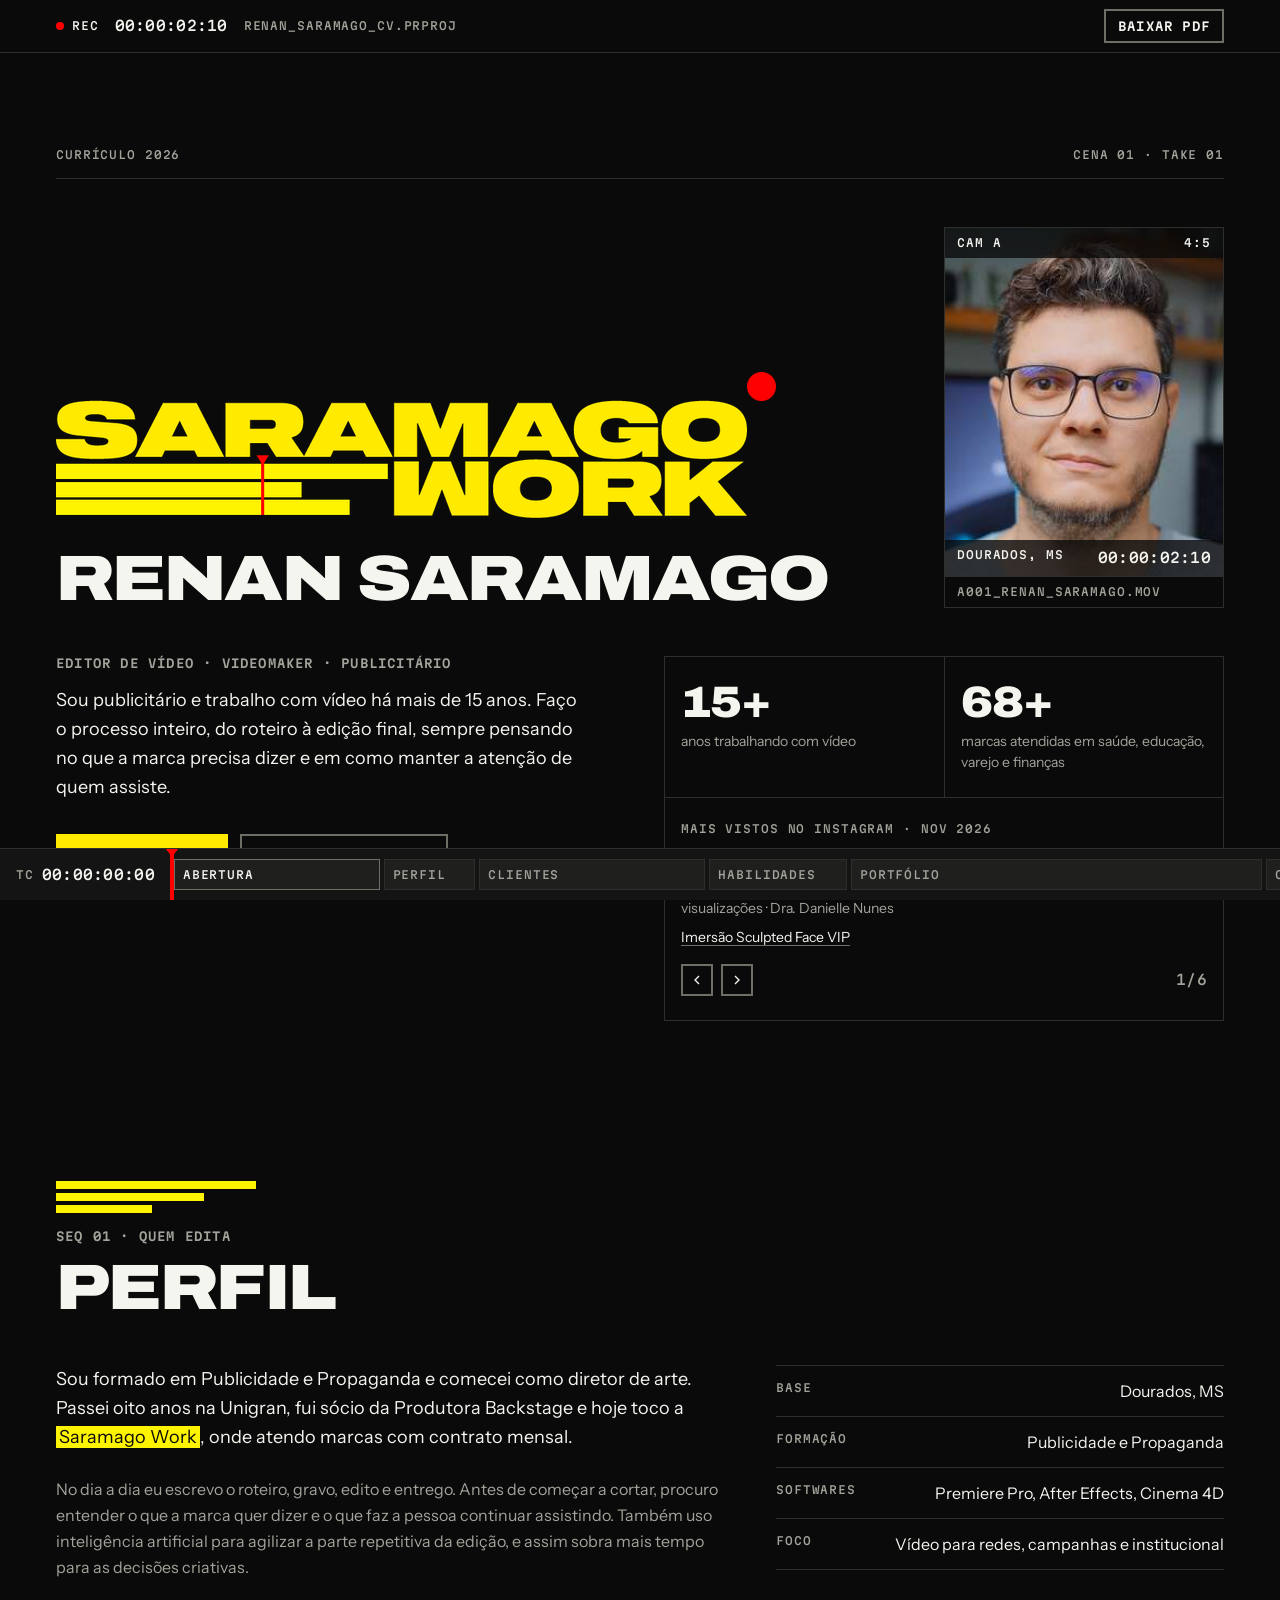
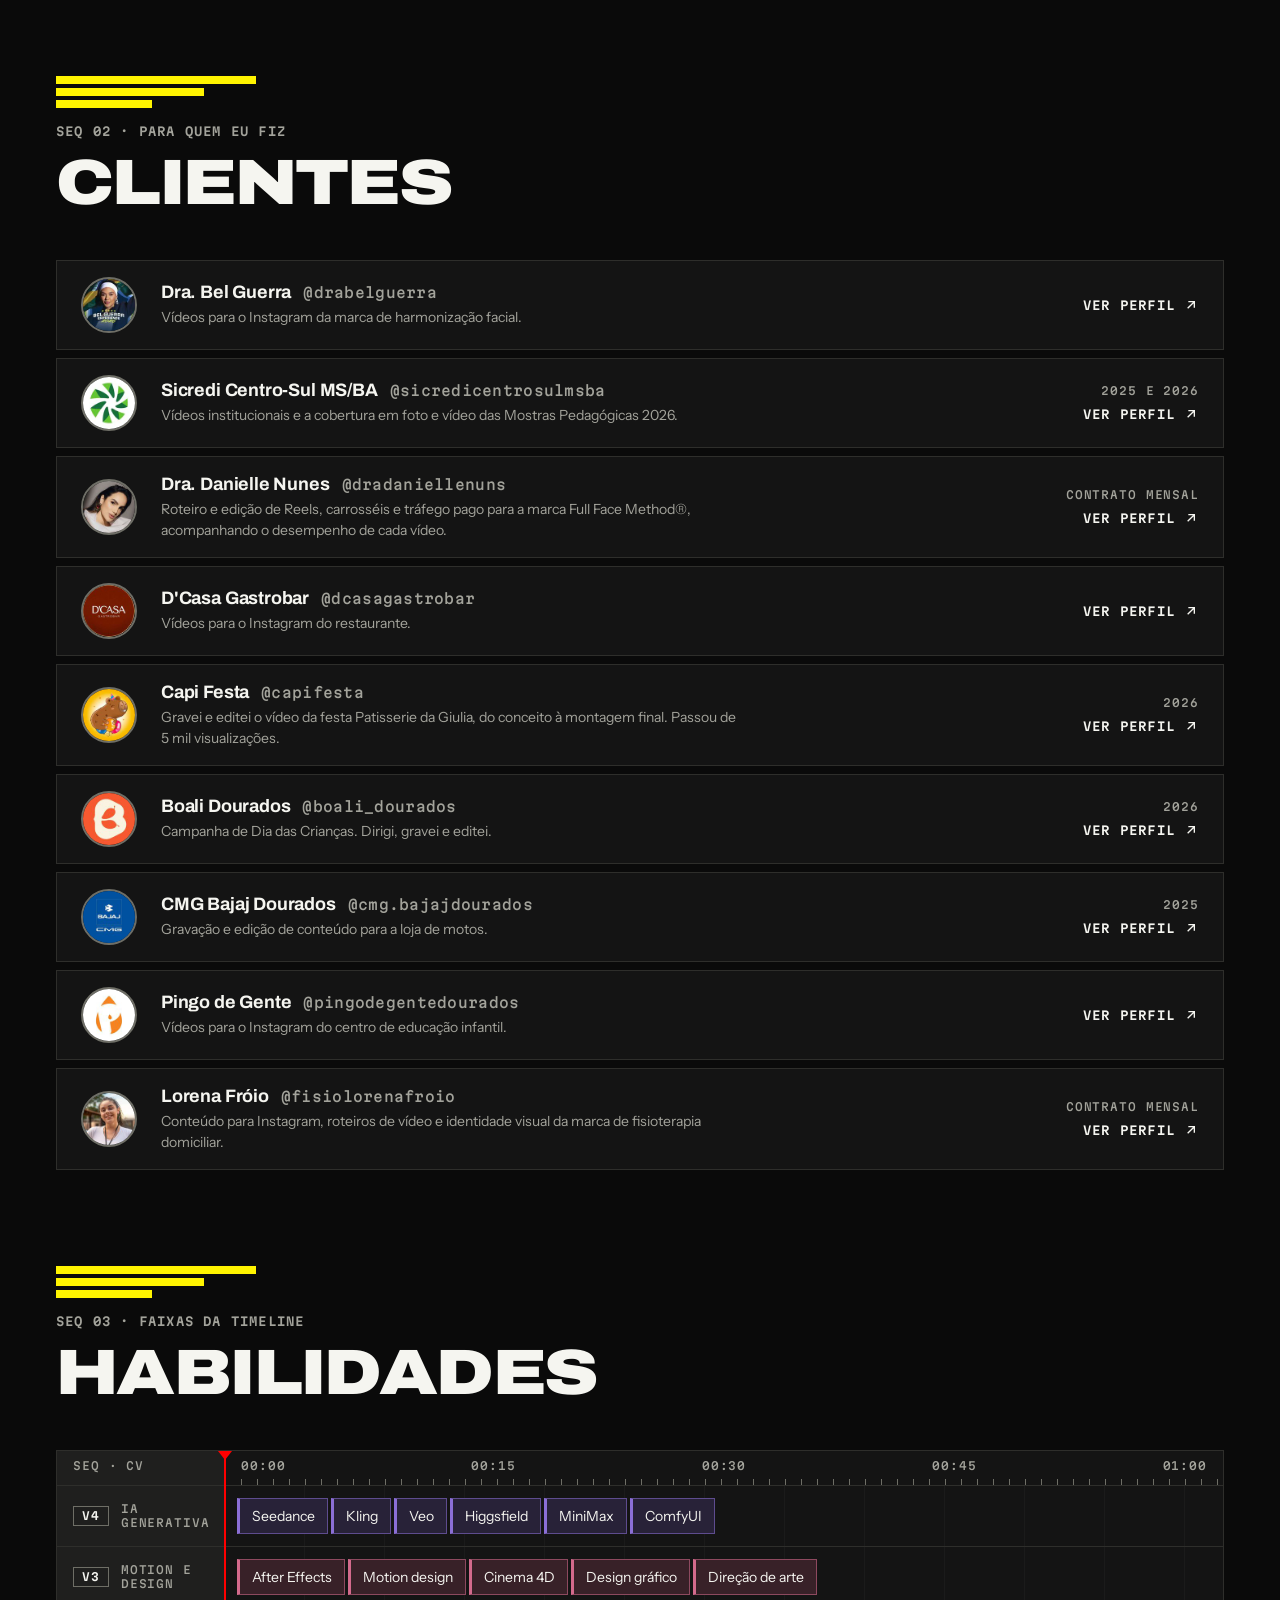
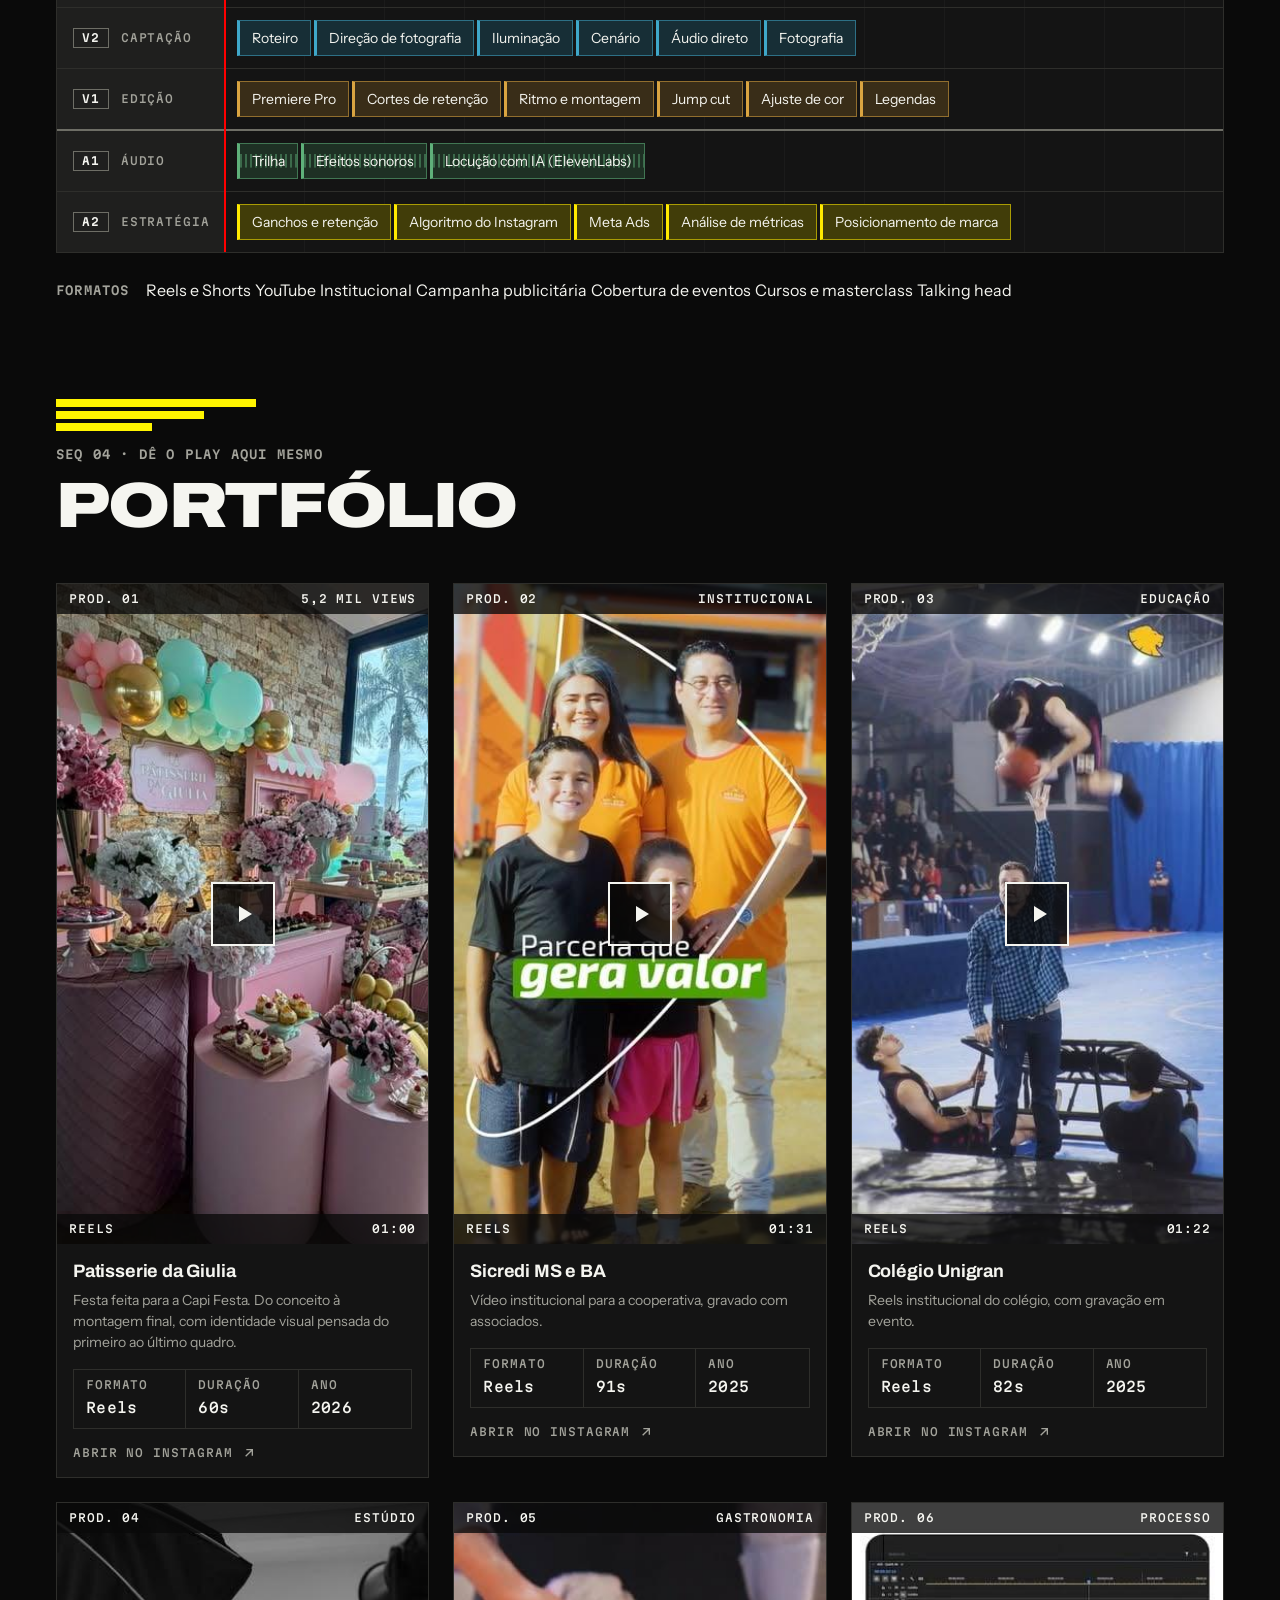
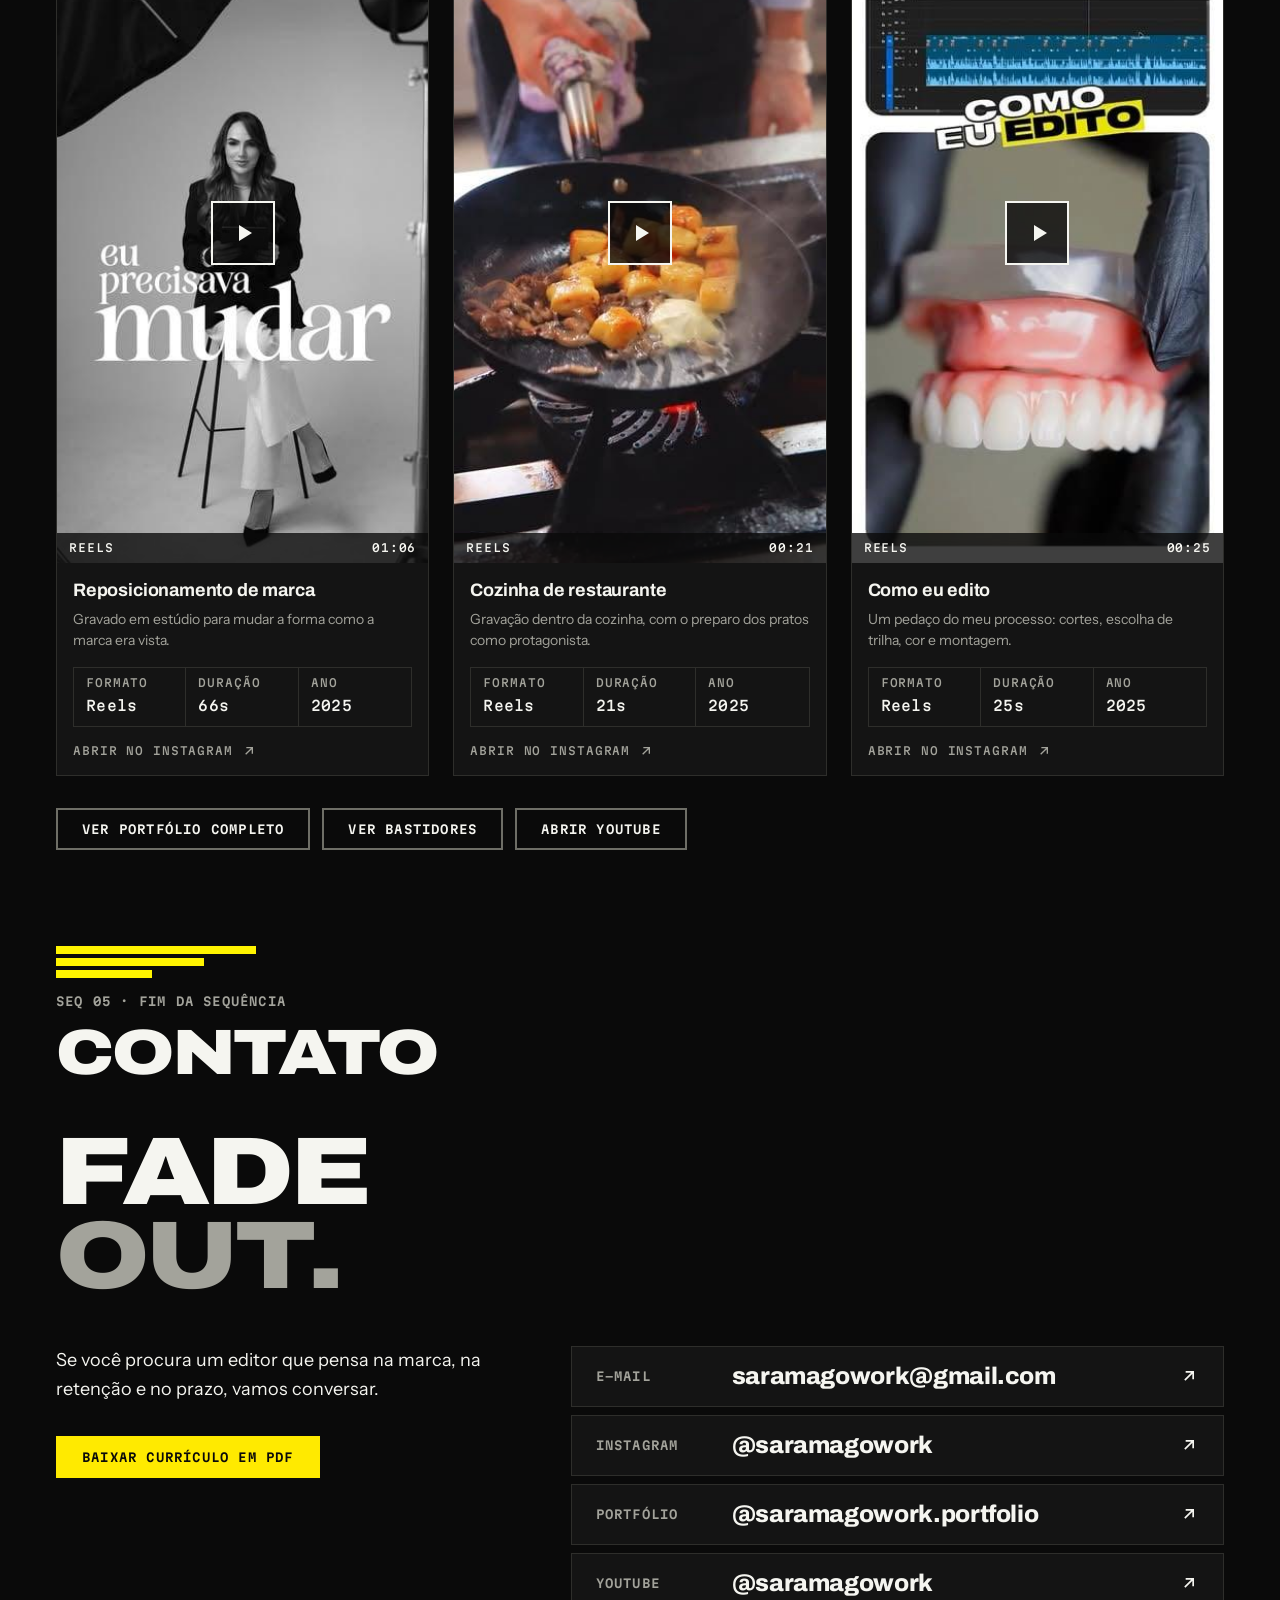
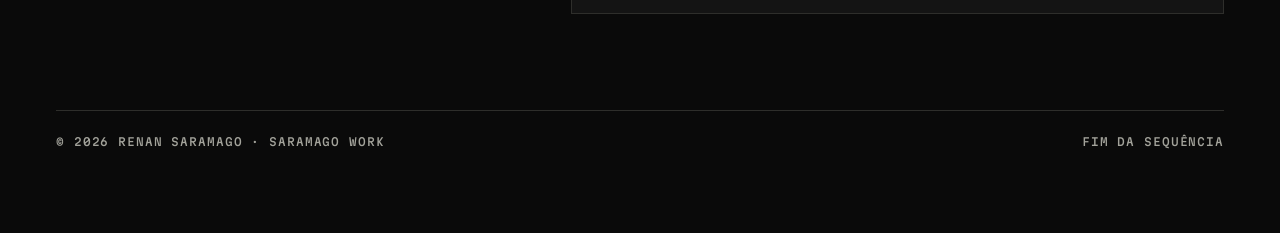
<file: portfolio/index.html>
<!DOCTYPE html>
<html lang="pt-BR">
<head>
<meta charset="UTF-8">
<meta name="viewport" content="width=device-width, initial-scale=1, viewport-fit=cover">
<title>Renan Saramago · Editor de Vídeo · Currículo</title>
<meta name="description" content="Renan Saramago, editor de vídeo, videomaker e publicitário em Dourados, MS. Mais de 15 anos trabalhando com vídeo.">
<meta property="og:title" content="Renan Saramago · Editor de Vídeo">
<meta property="og:description" content="Publicitário, editor e videomaker. Mais de 15 anos trabalhando com vídeo.">
<meta property="og:type" content="profile">
<meta name="theme-color" content="#0a0a0a">
<link rel="preconnect" href="https://fonts.googleapis.com">
<link rel="preconnect" href="https://fonts.gstatic.com" crossorigin>
<link href="https://fonts.googleapis.com/css2?family=Archivo:wdth,wght@62..125,100..900&family=Instrument+Sans:ital,wght@0,400..700;1,400..700&family=Martian+Mono:wght@400..700&display=swap" rel="stylesheet">
<style>
/* ===== Tokens do sistema Saramago Work (tema Escuro) ===== */
:root{
  --surface-000:#0a0a0a;--surface-100:#141414;--surface-200:#1f1f1e;
  --ink:#f5f5f0;--ink-muted:#a3a39b;
  --brand-yellow:#ffea00;--brand-acid:#fff400;--brand-red:#ff0000;--on-brand:#0a0a0a;
  --line:#2e2e2b;--line-strong:#6e6e66;--focus:#ffea00;--scrim:rgba(10,10,10,.78);
  --font-display:"Archivo","Helvetica Neue",Helvetica,Arial,sans-serif;
  --font-sans:"Instrument Sans",system-ui,"Segoe UI",Roboto,sans-serif;
  --font-mono:"Martian Mono",ui-monospace,Menlo,Consolas,monospace;
  --space-1:4px;--space-2:8px;--space-3:12px;--space-4:16px;--space-5:24px;--space-6:32px;--space-7:48px;--space-8:64px;--space-9:96px;
  --radius-pill:999px;
  --stroke-hair:1px;--stroke-bold:2px;--stroke-mark:4px;--stroke-slab:8px;
  --motion-sweep:520ms;--ease-sweep:cubic-bezier(0.16,1,0.3,1);
  --motion-fast:140ms;
  --gutter:max(16px,env(safe-area-inset-left,0px));
  --tn:168px;
  --c1:#8b6fd6;--c2:#d9a441;--c3:#3fa7c9;--c4:#d36a8c;--c5:#5fb07a;--c6:#ffea00;
}
*,*::before,*::after{box-sizing:border-box;margin:0;padding:0}
html{background:var(--surface-000)}
body{font-family:var(--font-sans);font-size:16px;line-height:26px;color:var(--ink);background:var(--surface-000);-webkit-font-smoothing:antialiased;overflow-x:hidden;padding-bottom:52px}
a{color:inherit;text-decoration:none}
img{display:block;max-width:100%}
ul{list-style:none}
button{font:inherit;color:inherit;background:none;border:0;cursor:pointer}
:focus-visible{outline:var(--stroke-bold) solid var(--focus);outline-offset:2px}
mark{background:var(--brand-acid);color:var(--on-brand);padding:0 .18em}
.wrap{max-width:1200px;margin:0 auto;padding:0 var(--gutter)}

/* ===== Estilos de texto ===== */
.display-xl,.display-l,.display-m{font-family:var(--font-display);font-weight:900;text-transform:uppercase;text-wrap:balance;font-variation-settings:"wdth" 120,"wght" 900}
.display-xl{font-size:96px;line-height:84px;letter-spacing:-.03em}
.display-l{font-size:64px;line-height:58px;letter-spacing:-.025em}
.display-m{font-size:44px;line-height:42px;letter-spacing:-.02em;font-variation-settings:"wdth" 110,"wght" 900}
.h2{font-family:var(--font-display);font-weight:800;font-size:24px;line-height:27px;letter-spacing:-.015em;text-wrap:balance}
.h3{font-family:var(--font-display);font-weight:700;font-size:18px;line-height:22px;letter-spacing:-.01em;text-wrap:balance}
.body-l{font-size:18px;line-height:29px}
.body-s{font-size:14px;line-height:21px}
.label{font-family:var(--font-mono);font-size:12px;line-height:14px;font-weight:600;letter-spacing:.1em;text-transform:uppercase}
.data{font-family:var(--font-mono);font-size:14px;line-height:20px;font-weight:500;letter-spacing:.02em;font-variant-numeric:tabular-nums}
.micro{font-family:var(--font-mono);font-size:11px;line-height:14px;font-weight:500;letter-spacing:.08em;text-transform:uppercase}
.muted{color:var(--ink-muted)}

/* ===== Botões ===== */
.btn{display:inline-flex;align-items:center;gap:var(--space-2);padding:var(--space-3) var(--space-5);font-family:var(--font-mono);font-size:12px;line-height:14px;font-weight:600;letter-spacing:.1em;text-transform:uppercase;border:var(--stroke-bold) solid var(--line-strong);color:var(--ink);transition:border-color var(--motion-fast) linear,background-color var(--motion-fast) linear,color var(--motion-fast) linear}
.btn:hover{border-color:var(--brand-yellow)}
.btn.primary{background:var(--brand-yellow);border-color:var(--brand-yellow);color:var(--on-brand)}
.btn.primary:hover{background:var(--surface-000);color:var(--ink)}
.btn.sm{padding:var(--space-2) var(--space-3)}

/* ===== BarRule (motivo das barras) ===== */
.bars{display:flex;flex-direction:column;gap:var(--space-1);width:200px}
.bars i{display:block;height:var(--stroke-slab);background:var(--brand-acid);transform-origin:left center}
.bars i:nth-child(1){width:100%}
.bars i:nth-child(2){width:74%}
.bars i:nth-child(3){width:48%}

/* ===== HUD ===== */
.hud{position:fixed;top:0;left:0;right:0;z-index:60;background:var(--surface-000);border-bottom:var(--stroke-hair) solid var(--line)}
.hud .wrap{display:flex;align-items:center;justify-content:space-between;gap:var(--space-4);height:52px}
.hud .l{display:flex;align-items:center;gap:var(--space-4);color:var(--ink-muted)}
.rec{display:inline-flex;align-items:center;gap:var(--space-2);color:var(--ink)}
.rec-dot{width:8px;height:8px;border-radius:var(--radius-pill);background:var(--brand-red);animation:blink 1.1s steps(1) infinite}
@keyframes blink{50%{opacity:.15}}
.tc{color:var(--ink)}
.hud .file{display:none}
@media screen and (min-width:820px){.hud .file{display:inline}}

/* ===== Abertura ===== */
.hero{padding:calc(52px + var(--space-9)) 0 var(--space-8)}
.kicker{display:flex;justify-content:space-between;gap:var(--space-4);padding-bottom:var(--space-4);border-bottom:var(--stroke-hair) solid var(--line);margin-bottom:var(--space-7);color:var(--ink-muted)}
.hero-head{display:grid;grid-template-columns:1fr 280px;gap:var(--space-7);align-items:end}
.logo{width:100%;max-width:720px;height:auto}
.who{margin-top:var(--space-6)}
.viewer{border:var(--stroke-hair) solid var(--line)}
.viewer .ph{position:relative;aspect-ratio:4/5;overflow:hidden;background:var(--surface-100)}
.viewer img{width:100%;height:100%;object-fit:cover}
.osd{position:absolute;left:0;right:0;display:flex;justify-content:space-between;gap:var(--space-2);padding:var(--space-2) var(--space-3);background:var(--scrim);color:var(--ink)}
.osd.top{top:0}.osd.bot{bottom:0}
.viewer figcaption{padding:var(--space-2) var(--space-3);color:var(--ink-muted);border-top:var(--stroke-hair) solid var(--line)}
.hero-foot{display:grid;grid-template-columns:1fr 1fr;gap:var(--space-7);margin-top:var(--space-7);align-items:start}
.role{color:var(--ink-muted);margin-bottom:var(--space-4)}
.lead{max-width:44ch;margin-bottom:var(--space-6)}
.cta{display:flex;flex-wrap:wrap;gap:var(--space-3)}
.stats{display:grid;grid-template-columns:1fr 1fr;border-top:var(--stroke-hair) solid var(--line);border-left:var(--stroke-hair) solid var(--line)}
.stat{padding:var(--space-5) var(--space-4);border-right:var(--stroke-hair) solid var(--line);border-bottom:var(--stroke-hair) solid var(--line);min-width:0}
.stat dd{margin-top:var(--space-2);color:var(--ink-muted)}

/* carrossel de mais vistos */
.views{display:flex;flex-direction:column;min-width:0;grid-column:1/-1}
.vlabel{margin-bottom:var(--space-3)}
.views-track{display:flex;overflow-x:auto;scroll-snap-type:x mandatory;scrollbar-width:none;-ms-overflow-style:none}
.views-track::-webkit-scrollbar{display:none}
.slide{flex:0 0 100%;scroll-snap-align:start;min-width:0}
.slide a{display:block}
.slide .who-v{margin-top:var(--space-2);color:var(--ink-muted)}
.slide .ttl{margin-top:var(--space-2);color:var(--ink);text-decoration:underline;text-decoration-color:var(--line-strong);text-underline-offset:3px;transition:text-decoration-color var(--motion-fast) linear}
.slide a:hover .ttl{text-decoration-color:var(--brand-yellow)}
.views-nav{display:flex;align-items:center;gap:var(--space-2);margin-top:var(--space-4)}
.views-nav button{width:32px;height:32px;display:grid;place-items:center;border:var(--stroke-bold) solid var(--line-strong);transition:border-color var(--motion-fast) linear}
.views-nav button:hover{border-color:var(--brand-yellow)}
.views-nav button svg{width:16px;height:16px;stroke:currentColor;stroke-width:2;fill:none}
.views-nav .count{margin-left:auto;color:var(--ink-muted)}

/* ===== Seções ===== */
.sec{padding-top:var(--space-9)}
.sh{display:flex;flex-direction:column;gap:var(--space-4);margin-bottom:var(--space-7)}
.sh .label{color:var(--ink-muted)}

/* perfil */
.perfil{display:grid;grid-template-columns:1.5fr 1fr;gap:var(--space-7)}
.perfil .body-l{max-width:62ch}
.perfil p + p{margin-top:var(--space-5);color:var(--ink-muted);max-width:62ch}
.facts{border-top:var(--stroke-hair) solid var(--line)}
.facts li{display:flex;justify-content:space-between;gap:var(--space-4);padding:var(--space-3) 0;border-bottom:var(--stroke-hair) solid var(--line)}
.facts li span:first-child{color:var(--ink-muted);padding-top:3px;white-space:nowrap}
.facts li span:last-child{text-align:right}

/* clientes: prévia do perfil no Instagram */
.clients{display:flex;flex-direction:column;gap:var(--space-2)}
.client{display:grid;grid-template-columns:56px 1fr auto;gap:var(--space-5);align-items:center;padding:var(--space-4) var(--space-5);background:var(--surface-100);border:var(--stroke-hair) solid var(--line);outline:var(--stroke-bold) solid transparent;outline-offset:calc(var(--stroke-hair) * -1);transition:outline-color var(--motion-fast) linear}
.client:hover{outline-color:var(--brand-yellow)}
.client:hover .h3{color:var(--brand-yellow)}
.av{width:56px;height:56px;border-radius:var(--radius-pill);overflow:hidden;border:var(--stroke-bold) solid var(--line-strong);background:var(--surface-200);display:grid;place-items:center}
.av img{width:100%;height:100%;object-fit:cover}
.av.mono{font-family:var(--font-display);font-weight:900;font-size:18px;font-variation-settings:"wdth" 120,"wght" 900}
.client .h3{transition:color var(--motion-fast) linear}
.client .top{display:flex;flex-wrap:wrap;align-items:baseline;gap:var(--space-2) var(--space-3)}
.client .handle{color:var(--ink-muted)}
.client .body-s{margin-top:var(--space-1);color:var(--ink-muted);max-width:65ch}
.client .go{display:flex;flex-direction:column;align-items:flex-end;gap:var(--space-2);text-align:right;white-space:nowrap}
.client .go .label{display:inline-flex;align-items:center;gap:var(--space-2)}
.client .go svg{width:16px;height:16px;stroke:currentColor;stroke-width:2;fill:none}

/* habilidades: faixas da timeline */
.tl{position:relative;border:var(--stroke-hair) solid var(--line);background:var(--surface-100);overflow:hidden}
.ruler{display:grid;grid-template-columns:var(--tn) 1fr;border-bottom:var(--stroke-hair) solid var(--line);color:var(--ink-muted)}
.ruler .seq{padding:var(--space-2) var(--space-4);background:var(--surface-200);border-right:var(--stroke-hair) solid var(--line)}
.ruler .ticks{display:flex;justify-content:space-between;padding:var(--space-2) var(--space-4) var(--space-3);background:repeating-linear-gradient(90deg,var(--line-strong) 0 1px,transparent 1px 16px) left bottom/100% 6px no-repeat}
.trk{display:grid;grid-template-columns:var(--tn) 1fr}
.trk + .trk{border-top:var(--stroke-hair) solid var(--line)}
.trk.a{border-top:var(--stroke-bold) solid var(--line-strong)}
.tn{display:flex;gap:var(--space-3);align-items:center;padding:var(--space-3) var(--space-4);background:var(--surface-200);border-right:var(--stroke-hair) solid var(--line);color:var(--ink-muted)}
.tn b{color:var(--ink);font-weight:600;padding:2px var(--space-2);border:var(--stroke-hair) solid var(--line-strong)}
.lane{display:flex;flex-wrap:wrap;gap:3px;padding:var(--space-3) var(--space-3);align-items:center;background:repeating-linear-gradient(90deg,transparent 0 79px,rgba(245,245,240,.03) 79px 80px)}
.clip{font-size:14px;line-height:20px;padding:7px 12px;background:color-mix(in srgb,var(--cc) 22%,#0c0c0c);border:var(--stroke-hair) solid color-mix(in srgb,var(--cc) 55%,transparent);border-left:3px solid var(--cc);white-space:nowrap}
.trk.a .clip{background-image:repeating-linear-gradient(90deg,color-mix(in srgb,var(--cc) 45%,transparent) 0 2px,transparent 2px 5px);background-size:100% 40%;background-position:left center;background-repeat:no-repeat}
.needle{position:absolute;top:0;bottom:0;width:2px;margin-left:-1px;background:var(--brand-red);left:var(--tn);pointer-events:none;z-index:3;animation:needle 12s linear infinite}
.needle::before{content:"";position:absolute;top:0;left:-6px;border:7px solid transparent;border-top:9px solid var(--brand-red)}
@keyframes needle{from{left:var(--tn)}to{left:100%}}
.formats{display:flex;flex-wrap:wrap;gap:var(--space-1);margin-top:var(--space-5);align-items:center}
.formats .label{color:var(--ink-muted);margin-right:var(--space-3)}

/* portfólio */
.reels{display:grid;grid-template-columns:repeat(3,1fr);gap:var(--space-5);align-items:start}
.reel{display:flex;flex-direction:column;background:var(--surface-100);border:var(--stroke-hair) solid var(--line);outline:var(--stroke-bold) solid transparent;outline-offset:calc(var(--stroke-hair) * -1);transition:outline-color var(--motion-fast) linear}
.reel:hover{outline-color:var(--brand-yellow)}
.reel:hover .h3{color:var(--brand-yellow)}
.reel .h3{transition:color var(--motion-fast) linear}
.rm{position:relative;background:var(--surface-000)}
.rm > button{position:relative;display:block;width:100%;aspect-ratio:9/16;overflow:hidden}
.rm img{width:100%;height:100%;object-fit:cover}
.play{position:absolute;left:50%;top:50%;width:64px;height:64px;margin:-32px 0 0 -32px;display:grid;place-items:center;background:var(--scrim);border:var(--stroke-bold) solid var(--ink);color:var(--ink);transition:background-color var(--motion-fast) linear,border-color var(--motion-fast) linear,color var(--motion-fast) linear}
.play svg{width:24px;height:24px;fill:currentColor;margin-left:3px}
.rm > button:hover .play,.rm > button:focus-visible .play{background:var(--brand-yellow);border-color:var(--brand-yellow);color:var(--on-brand)}
.ov{position:absolute;left:0;right:0;display:flex;justify-content:space-between;gap:var(--space-2);padding:var(--space-2) var(--space-3);background:var(--scrim);color:var(--ink);pointer-events:none}
.ov.t{top:0}.ov.b{bottom:0}
.rm.playing{background:#fff}
.blocked{position:relative;display:block;aspect-ratio:9/16;overflow:hidden}
.blocked img{width:100%;height:100%;object-fit:cover;filter:brightness(.35)}
.bmsg{position:absolute;left:var(--space-4);right:var(--space-4);bottom:var(--space-4);display:flex;flex-direction:column;gap:var(--space-2);padding:var(--space-4);background:var(--surface-000);border:var(--stroke-bold) solid var(--brand-yellow)}
.bmsg .body-s{color:var(--ink-muted)}
.rm iframe{display:block;width:100%;border:0;background:#fff}
.rb{display:flex;flex-direction:column;gap:var(--space-2);padding:var(--space-4)}
.rb .body-s{color:var(--ink-muted)}
.meta3{display:grid;grid-template-columns:repeat(3,1fr);border:var(--stroke-hair) solid var(--line);margin-top:var(--space-2)}
.meta3 div{padding:var(--space-2) var(--space-3);border-right:var(--stroke-hair) solid var(--line)}
.meta3 div:last-child{border-right:0}
.meta3 .micro{display:block;color:var(--ink-muted);margin-bottom:2px}
.ig{display:inline-flex;align-items:center;gap:var(--space-2);margin-top:var(--space-2);color:var(--ink-muted);transition:color var(--motion-fast) linear}
.ig:hover{color:var(--ink)}
.ig svg,.btn svg{width:16px;height:16px;stroke:currentColor;stroke-width:2;fill:none}
.more{display:flex;flex-wrap:wrap;gap:var(--space-3);margin-top:var(--space-6)}

/* contato */
.fade{margin-bottom:var(--space-7)}
.fade span{display:block;color:var(--ink-muted)}
.end-grid{display:grid;grid-template-columns:1fr 1.4fr;gap:var(--space-7);align-items:start}
.end-grid .body-l{margin-bottom:var(--space-6);max-width:40ch}
.links{display:flex;flex-direction:column;gap:var(--space-2)}
.links a{display:grid;grid-template-columns:120px 1fr auto;gap:var(--space-4);align-items:center;padding:var(--space-4) var(--space-5);background:var(--surface-100);border:var(--stroke-hair) solid var(--line);outline:var(--stroke-bold) solid transparent;outline-offset:calc(var(--stroke-hair) * -1);transition:outline-color var(--motion-fast) linear}
.links a:hover{outline-color:var(--brand-yellow)}
.links a:hover .h2{color:var(--brand-yellow)}
.links .label{color:var(--ink-muted)}
.links .h2{word-break:break-word;transition:color var(--motion-fast) linear}
.links svg{width:20px;height:20px;stroke:currentColor;stroke-width:2;fill:none}
footer{display:flex;justify-content:space-between;gap:var(--space-4);flex-wrap:wrap;margin-top:var(--space-9);padding:var(--space-5) 0 var(--space-6);border-top:var(--stroke-hair) solid var(--line);color:var(--ink-muted)}

/* ===== Scrubber: timeline de navegação ===== */
.scrub{position:fixed;left:0;right:0;bottom:0;z-index:60;height:52px;display:grid;grid-template-columns:auto 1fr;background:var(--surface-100);border-top:var(--stroke-hair) solid var(--line)}
.scrub-tc{display:flex;align-items:center;gap:var(--space-2);padding:0 var(--space-4);min-width:156px;border-right:var(--stroke-hair) solid var(--line)}
.scrub-tc .micro{color:var(--ink-muted)}
.track{position:relative;cursor:ew-resize;touch-action:none;user-select:none;-webkit-user-select:none}
.seg{position:absolute;top:10px;bottom:10px;display:flex;align-items:center;padding:0 var(--space-2);overflow:hidden;white-space:nowrap;background:var(--surface-200);border:var(--stroke-hair) solid var(--line);color:var(--ink-muted);transition:color var(--motion-fast) linear,border-color var(--motion-fast) linear}
.seg.on{color:var(--ink);border-color:var(--line-strong)}
.playhead{position:absolute;top:0;bottom:0;left:0;width:var(--stroke-mark);margin-left:-2px;background:var(--brand-red);pointer-events:none;z-index:2}
.playhead::before{content:"";position:absolute;top:0;left:-4px;border:6px solid transparent;border-top:8px solid var(--brand-red)}

/* ===== Responsivo ===== */
@media screen and (max-width:1024px){
  .reels{grid-template-columns:repeat(2,1fr)}
}
@media screen and (max-width:860px){
  :root{--tn:96px}
  .display-xl{font-size:64px;line-height:58px}
  .display-l{font-size:44px;line-height:42px}
  .display-m{font-size:36px;line-height:36px}
  .hero{padding-top:calc(52px + var(--space-7))}
  .hero-head{grid-template-columns:1fr}
  .viewer{order:-1;width:min(240px,60vw)}
  .hero-foot,.perfil,.end-grid{grid-template-columns:1fr}
  .client{grid-template-columns:48px 1fr;gap:var(--space-4);padding:var(--space-4)}
  .av{width:48px;height:48px}
  .client .go{grid-column:2;flex-direction:row;align-items:center;justify-content:space-between}
  .tn{flex-direction:column;align-items:flex-start;gap:var(--space-2);padding:var(--space-3)}
  .links a{grid-template-columns:1fr auto}
  .links .label{grid-column:1/-1}
}
@media screen and (max-width:640px){
  .reels{grid-template-columns:1fr}
  .stats{grid-template-columns:1fr}
  .scrub-tc{min-width:0}
  .scrub-tc .micro{display:none}
  .seg{font-size:0;padding:0}
  .hud .tc{display:none}
}
@media (prefers-reduced-motion:reduce){
  .rec-dot,.needle{animation:none}
  *{transition:none!important}
}

/* ===== Impressão / PDF (tema Claro) ===== */
@media print{
  @page{size:A4;margin:12mm 13mm}
  :root{--surface-000:#fff;--surface-100:#f4f4f2;--surface-200:#e8e8e4;--ink:#0a0a0a;--ink-muted:#5a5a52;--line:#d6d6d0;--line-strong:#8a8a82}
  html,body{background:#fff}
  body{padding:0;font-size:10pt;line-height:1.45}
  .hud,.scrub,.cta,.no-print,.more,.ruler,.rm,.osd,.views-nav,.fade,footer .np,.bars{display:none!important}
  .wrap{max-width:none;padding:0}
  .hero{padding:0 0 10pt}
  .kicker{margin-bottom:10pt}
  .brandband{background:#0a0a0a;padding:10pt 12pt;-webkit-print-color-adjust:exact;print-color-adjust:exact}
  .logo{max-width:260pt}
  .who{margin-top:10pt}
  .hero-head{grid-template-columns:1fr 92pt;gap:14pt;align-items:center}
  .display-l{font-size:24pt;line-height:1}
  .display-m{font-size:18pt;line-height:1}
  .hero-foot{margin-top:12pt;gap:14pt}
  .lead{margin-bottom:0}
  .body-l{font-size:11pt;line-height:1.45}
  .stat{padding:8pt}
  .views-track{display:block;overflow:visible}
  .slide{display:block;margin-bottom:6pt}
  .sec{padding-top:16pt}
  .sh{margin-bottom:8pt;gap:4pt;break-after:avoid}
  .perfil{gap:16pt}
  .client{padding:6pt 8pt;break-inside:avoid;gap:10pt;grid-template-columns:32px 1fr auto}
  .av{width:32px;height:32px;border-width:1px}
  .client .handle[data-h]::after{content:" · instagram.com/" attr(data-h)}
  .viewer figcaption,.vlabel{display:none}
  .slide:nth-child(n+4){display:none}
  .tn{padding:5pt 8pt}
  .needle{display:none}
  .clip{font-size:8.5pt;padding:2pt 6pt;line-height:1.3;background:#fff}
  .lane{padding:5pt 8pt}
  .tag{font-size:8.5pt;padding:2pt 7pt;line-height:1.3}
  .reels{grid-template-columns:repeat(2,1fr);gap:6pt}
  .reel{break-inside:avoid}
  .rb{padding:8pt}
  .ig{font-size:7.5pt}
  .ig::after{content:" " attr(href);text-transform:none}
  .links a{padding:6pt 8pt;grid-template-columns:90pt 1fr}
  .links svg{display:none}
  .links .h2{font-size:12pt;line-height:1.2}
  footer{margin-top:14pt;padding:6pt 0}
}
</style>
</head>
<body>

<header class="hud">
  <div class="wrap">
    <div class="l">
      <span class="rec micro"><i class="rec-dot"></i>REC</span>
      <span class="tc data" id="tc">00:00:00:00</span>
      <span class="file micro">RENAN_SARAMAGO_CV.prproj</span>
    </div>
    <button class="btn sm" onclick="window.print()">Baixar PDF</button>
  </div>
</header>

<main>

<!-- ============ ABERTURA ============ -->
<section class="hero" id="inicio" data-label="Abertura">
  <div class="wrap">
    <div class="kicker micro"><span>Currículo 2026</span><span>Cena 01 · Take 01</span></div>
    <div class="hero-head">
      <div>
        <div class="brandband"><img class="logo" id="logo" src="[data-uri]" alt="Saramago Work" width="720" height="146"></div>
        <h1 class="who display-l">Renan Saramago</h1>
      </div>
      <figure class="viewer">
        <div class="ph">
          <img src="[data-uri]" alt="Foto de Renan Saramago" width="320" height="320">
          <div class="osd top micro"><span>CAM A</span><span>4:5</span></div>
          <div class="osd bot micro"><span>Dourados, MS</span><span class="data" id="tc2">00:00:00:00</span></div>
        </div>
        <figcaption class="micro">A001_RENAN_SARAMAGO.MOV</figcaption>
      </figure>
    </div>
    <div class="hero-foot">
      <div>
        <p class="role label">Editor de vídeo · Videomaker · Publicitário</p>
        <p class="lead body-l">Sou publicitário e trabalho com vídeo há mais de 15 anos. Faço o processo inteiro, do roteiro à edição final, sempre pensando no que a marca precisa dizer e em como manter a atenção de quem assiste.</p>
        <div class="cta"><a class="btn primary" href="#portfolio">Ver trabalhos</a><a class="btn" href="#contato">Entrar em contato</a></div>
      </div>
      <dl class="stats">
        <div class="stat"><dt class="display-m">15+</dt><dd class="body-s">anos trabalhando com vídeo</dd></div>
        <div class="stat"><dt class="display-m">68+</dt><dd class="body-s">marcas atendidas em saúde, educação, varejo e finanças</dd></div>
        <div class="stat views" aria-roledescription="carrossel" aria-label="Vídeos mais vistos">
          <p class="micro muted vlabel">Mais vistos no Instagram · nov 2026</p>
          <div class="views-track" id="vtrack">
            <div class="slide"><a href="https://www.instagram.com/reel/DfQYynYh1mp/" target="_blank" rel="noopener"><p class="display-m">12,8 mil</p><p class="body-s who-v">visualizações · Dra. Danielle Nunes</p><p class="body-s ttl">Imersão Sculpted Face VIP</p></a></div>
            <div class="slide"><a href="https://www.instagram.com/reel/DTxdYc_gLq2/" target="_blank" rel="noopener"><p class="display-m">5,2 mil</p><p class="body-s who-v">visualizações · Capi Festa</p><p class="body-s ttl">Festa Patisserie da Giulia</p></a></div>
            <div class="slide"><a href="https://www.instagram.com/reel/Dfk8NnwtE3N/" target="_blank" rel="noopener"><p class="display-m">5 mil</p><p class="body-s who-v">visualizações · Dra. Danielle Nunes</p><p class="body-s ttl">Chamada da Imersão VIP</p></a></div>
            <div class="slide"><a href="https://www.instagram.com/reel/DfYEWEjN-2V/" target="_blank" rel="noopener"><p class="display-m">4,8 mil</p><p class="body-s who-v">visualizações · Dra. Danielle Nunes</p><p class="body-s ttl">Antes e depois Full Face Method®</p></a></div>
            <div class="slide"><a href="https://www.instagram.com/reel/DfZlaD0Ac2F/" target="_blank" rel="noopener"><p class="display-m">2,2 mil</p><p class="body-s who-v">visualizações · Lorena Fróio</p><p class="body-s ttl">O senta e levanta</p></a></div>
            <div class="slide"><a href="https://www.instagram.com/reel/DLFTcJexA91/" target="_blank" rel="noopener"><p class="display-m">1,6 mil</p><p class="body-s who-v">visualizações · CMG Bajaj Dourados</p><p class="body-s ttl">Bastidores da gravação</p></a></div>
          </div>
          <div class="views-nav">
            <button type="button" id="vprev" aria-label="Vídeo anterior"><svg viewBox="0 0 24 24"><path d="M15 6l-6 6 6 6"/></svg></button>
            <button type="button" id="vnext" aria-label="Próximo vídeo"><svg viewBox="0 0 24 24"><path d="M9 6l6 6-6 6"/></svg></button>
            <span class="count data" id="vcount">1/6</span>
          </div>
        </div>
      </dl>
    </div>
  </div>
</section>

<!-- ============ PERFIL ============ -->
<section class="sec" id="perfil" data-label="Perfil">
  <div class="wrap">
    <header class="sh"><div class="bars" aria-hidden="true"><i></i><i></i><i></i></div><p class="label">SEQ 01 · Quem edita</p><h2 class="display-l">Perfil</h2></header>
    <div class="perfil">
      <div>
        <p class="body-l">Sou formado em Publicidade e Propaganda e comecei como diretor de arte. Passei oito anos na Unigran, fui sócio da Produtora Backstage e hoje toco a <mark>Saramago Work</mark>, onde atendo marcas com contrato mensal.</p>
        <p>No dia a dia eu escrevo o roteiro, gravo, edito e entrego. Antes de começar a cortar, procuro entender o que a marca quer dizer e o que faz a pessoa continuar assistindo. Também uso inteligência artificial para agilizar a parte repetitiva da edição, e assim sobra mais tempo para as decisões criativas.</p>
      </div>
      <ul class="facts">
        <li><span class="micro">Base</span><span>Dourados, MS</span></li>
        <li><span class="micro">Formação</span><span>Publicidade e Propaganda</span></li>
        <li><span class="micro">Softwares</span><span>Premiere Pro, After Effects, Cinema 4D</span></li>
        <li><span class="micro">Foco</span><span>Vídeo para redes, campanhas e institucional</span></li>
      </ul>
    </div>
  </div>
</section>

<!-- ============ CLIENTES ============ -->
<section class="sec" id="clientes" data-label="Clientes">
  <div class="wrap">
    <header class="sh"><div class="bars" aria-hidden="true"><i></i><i></i><i></i></div><p class="label">SEQ 02 · Para quem eu fiz</p><h2 class="display-l">Clientes</h2></header>
    <div class="clients">
      <a class="client" href="https://www.instagram.com/drabelguerra/" target="_blank" rel="noopener">
        <span class="av"><img src="[data-uri]" alt=""></span>
        <div><div class="top"><h3 class="h3">Dra. Bel Guerra</h3><span class="handle data" data-h="drabelguerra">@drabelguerra</span></div><p class="body-s">Vídeos para o Instagram da marca de harmonização facial.</p></div>
        <span class="go"><span class="label">Ver perfil <svg viewBox="0 0 24 24"><path d="M7 17L17 7M8 7h9v9"/></svg></span></span>
      </a>
      <a class="client" href="https://www.instagram.com/sicredicentrosulmsba/" target="_blank" rel="noopener">
        <span class="av"><img src="[data-uri]" alt=""></span>
        <div><div class="top"><h3 class="h3">Sicredi Centro-Sul MS/BA</h3><span class="handle data" data-h="sicredicentrosulmsba">@sicredicentrosulmsba</span></div><p class="body-s">Vídeos institucionais e a cobertura em foto e vídeo das Mostras Pedagógicas 2026.</p></div>
        <span class="go"><span class="micro muted">2025 e 2026</span><span class="label">Ver perfil <svg viewBox="0 0 24 24"><path d="M7 17L17 7M8 7h9v9"/></svg></span></span>
      </a>
      <a class="client" href="https://www.instagram.com/dradaniellenuns/" target="_blank" rel="noopener">
        <span class="av"><img src="[data-uri]" alt=""></span>
        <div><div class="top"><h3 class="h3">Dra. Danielle Nunes</h3><span class="handle data" data-h="dradaniellenuns">@dradaniellenuns</span></div><p class="body-s">Roteiro e edição de Reels, carrosséis e tráfego pago para a marca Full Face Method®, acompanhando o desempenho de cada vídeo.</p></div>
        <span class="go"><span class="micro muted">Contrato mensal</span><span class="label">Ver perfil <svg viewBox="0 0 24 24"><path d="M7 17L17 7M8 7h9v9"/></svg></span></span>
      </a>
      <a class="client" href="https://www.instagram.com/dcasagastrobar/" target="_blank" rel="noopener">
        <span class="av"><img src="[data-uri]" alt=""></span>
        <div><div class="top"><h3 class="h3">D'Casa Gastrobar</h3><span class="handle data" data-h="dcasagastrobar">@dcasagastrobar</span></div><p class="body-s">Vídeos para o Instagram do restaurante.</p></div>
        <span class="go"><span class="label">Ver perfil <svg viewBox="0 0 24 24"><path d="M7 17L17 7M8 7h9v9"/></svg></span></span>
      </a>
      <a class="client" href="https://www.instagram.com/capifesta/" target="_blank" rel="noopener">
        <span class="av"><img src="[data-uri]" alt=""></span>
        <div><div class="top"><h3 class="h3">Capi Festa</h3><span class="handle data" data-h="capifesta">@capifesta</span></div><p class="body-s">Gravei e editei o vídeo da festa Patisserie da Giulia, do conceito à montagem final. Passou de 5 mil visualizações.</p></div>
        <span class="go"><span class="micro muted">2026</span><span class="label">Ver perfil <svg viewBox="0 0 24 24"><path d="M7 17L17 7M8 7h9v9"/></svg></span></span>
      </a>
      <a class="client" href="https://www.instagram.com/boali_dourados/" target="_blank" rel="noopener">
        <span class="av"><img src="[data-uri]" alt=""></span>
        <div><div class="top"><h3 class="h3">Boali Dourados</h3><span class="handle data" data-h="boali_dourados">@boali_dourados</span></div><p class="body-s">Campanha de Dia das Crianças. Dirigi, gravei e editei.</p></div>
        <span class="go"><span class="micro muted">2026</span><span class="label">Ver perfil <svg viewBox="0 0 24 24"><path d="M7 17L17 7M8 7h9v9"/></svg></span></span>
      </a>
      <a class="client" href="https://www.instagram.com/cmg.bajajdourados/" target="_blank" rel="noopener">
        <span class="av"><img src="[data-uri]" alt=""></span>
        <div><div class="top"><h3 class="h3">CMG Bajaj Dourados</h3><span class="handle data" data-h="cmg.bajajdourados">@cmg.bajajdourados</span></div><p class="body-s">Gravação e edição de conteúdo para a loja de motos.</p></div>
        <span class="go"><span class="micro muted">2025</span><span class="label">Ver perfil <svg viewBox="0 0 24 24"><path d="M7 17L17 7M8 7h9v9"/></svg></span></span>
      </a>
      <a class="client" href="https://www.instagram.com/pingodegentedourados/" target="_blank" rel="noopener">
        <span class="av"><img src="[data-uri]" alt=""></span>
        <div><div class="top"><h3 class="h3">Pingo de Gente</h3><span class="handle data" data-h="pingodegentedourados">@pingodegentedourados</span></div><p class="body-s">Vídeos para o Instagram do centro de educação infantil.</p></div>
        <span class="go"><span class="label">Ver perfil <svg viewBox="0 0 24 24"><path d="M7 17L17 7M8 7h9v9"/></svg></span></span>
      </a>
      <a class="client" href="https://www.instagram.com/fisiolorenafroio/" target="_blank" rel="noopener">
        <span class="av"><img src="[data-uri]" alt=""></span>
        <div><div class="top"><h3 class="h3">Lorena Fróio</h3><span class="handle data" data-h="fisiolorenafroio">@fisiolorenafroio</span></div><p class="body-s">Conteúdo para Instagram, roteiros de vídeo e identidade visual da marca de fisioterapia domiciliar.</p></div>
        <span class="go"><span class="micro muted">Contrato mensal</span><span class="label">Ver perfil <svg viewBox="0 0 24 24"><path d="M7 17L17 7M8 7h9v9"/></svg></span></span>
      </a>
    </div>
  </div>
</section>

<!-- ============ HABILIDADES ============ -->
<section class="sec" id="habilidades" data-label="Habilidades">
  <div class="wrap">
    <header class="sh"><div class="bars" aria-hidden="true"><i></i><i></i><i></i></div><p class="label">SEQ 03 · Faixas da timeline</p><h2 class="display-l">Habilidades</h2></header>
    <div class="tl">
      <div class="needle" aria-hidden="true"></div>
      <div class="ruler micro"><span class="seq">Seq · CV</span><div class="ticks"><span>00:00</span><span>00:15</span><span>00:30</span><span>00:45</span><span>01:00</span></div></div>
      <div class="trk" style="--cc:var(--c1)"><div class="tn micro"><b>V4</b>IA generativa</div><div class="lane"><span class="clip">Seedance</span><span class="clip">Kling</span><span class="clip">Veo</span><span class="clip">Higgsfield</span><span class="clip">MiniMax</span><span class="clip">ComfyUI</span></div></div>
      <div class="trk" style="--cc:var(--c4)"><div class="tn micro"><b>V3</b>Motion e design</div><div class="lane"><span class="clip">After Effects</span><span class="clip">Motion design</span><span class="clip">Cinema 4D</span><span class="clip">Design gráfico</span><span class="clip">Direção de arte</span></div></div>
      <div class="trk" style="--cc:var(--c3)"><div class="tn micro"><b>V2</b>Captação</div><div class="lane"><span class="clip">Roteiro</span><span class="clip">Direção de fotografia</span><span class="clip">Iluminação</span><span class="clip">Cenário</span><span class="clip">Áudio direto</span><span class="clip">Fotografia</span></div></div>
      <div class="trk" style="--cc:var(--c2)"><div class="tn micro"><b>V1</b>Edição</div><div class="lane"><span class="clip">Premiere Pro</span><span class="clip">Cortes de retenção</span><span class="clip">Ritmo e montagem</span><span class="clip">Jump cut</span><span class="clip">Ajuste de cor</span><span class="clip">Legendas</span></div></div>
      <div class="trk a" style="--cc:var(--c5)"><div class="tn micro"><b>A1</b>Áudio</div><div class="lane"><span class="clip">Trilha</span><span class="clip">Efeitos sonoros</span><span class="clip">Locução com IA (ElevenLabs)</span></div></div>
      <div class="trk" style="--cc:var(--c6)"><div class="tn micro"><b>A2</b>Estratégia</div><div class="lane"><span class="clip">Ganchos e retenção</span><span class="clip">Algoritmo do Instagram</span><span class="clip">Meta Ads</span><span class="clip">Análise de métricas</span><span class="clip">Posicionamento de marca</span></div></div>
    </div>
    <div class="formats"><span class="label">Formatos</span><span class="tag">Reels e Shorts</span><span class="tag">YouTube</span><span class="tag">Institucional</span><span class="tag">Campanha publicitária</span><span class="tag">Cobertura de eventos</span><span class="tag">Cursos e masterclass</span><span class="tag">Talking head</span></div>
  </div>
</section>

<!-- ============ PORTFÓLIO ============ -->
<section class="sec" id="portfolio" data-label="Portfólio">
  <div class="wrap">
    <header class="sh"><div class="bars" aria-hidden="true"><i></i><i></i><i></i></div><p class="label">SEQ 04 · Dê o play aqui mesmo</p><h2 class="display-l">Portfólio</h2></header>
    <div class="reels">
      <article class="reel">
        <div class="rm" data-code="DTxdYc_gLq2">
          <button type="button" aria-label="Assistir ao vídeo Patisserie da Giulia"><img src="[data-uri]" alt=""><span class="play"><svg viewBox="0 0 24 24"><path d="M7 4l13 8-13 8z"/></svg></span>
            <span class="ov t micro"><span>Prod. 01</span><span>5,2 mil views</span></span><span class="ov b micro"><span>Reels</span><span>01:00</span></span></button>
        </div>
        <div class="rb">
          <h3 class="h3">Patisserie da Giulia</h3>
          <p class="body-s">Festa feita para a Capi Festa. Do conceito à montagem final, com identidade visual pensada do primeiro ao último quadro.</p>
          <div class="meta3"><div><span class="micro">Formato</span><span class="data">Reels</span></div><div><span class="micro">Duração</span><span class="data">60s</span></div><div><span class="micro">Ano</span><span class="data">2026</span></div></div>
          <a class="ig micro" href="https://www.instagram.com/reel/DTxdYc_gLq2/" target="_blank" rel="noopener">Abrir no Instagram <svg viewBox="0 0 24 24"><path d="M7 17L17 7M8 7h9v9"/></svg></a>
        </div>
      </article>
      <article class="reel">
        <div class="rm" data-code="DOinXXxAJlx">
          <button type="button" aria-label="Assistir ao vídeo Sicredi MS e BA"><img src="[data-uri]" alt=""><span class="play"><svg viewBox="0 0 24 24"><path d="M7 4l13 8-13 8z"/></svg></span>
            <span class="ov t micro"><span>Prod. 02</span><span>Institucional</span></span><span class="ov b micro"><span>Reels</span><span>01:31</span></span></button>
        </div>
        <div class="rb">
          <h3 class="h3">Sicredi MS e BA</h3>
          <p class="body-s">Vídeo institucional para a cooperativa, gravado com associados.</p>
          <div class="meta3"><div><span class="micro">Formato</span><span class="data">Reels</span></div><div><span class="micro">Duração</span><span class="data">91s</span></div><div><span class="micro">Ano</span><span class="data">2025</span></div></div>
          <a class="ig micro" href="https://www.instagram.com/reel/DOinXXxAJlx/" target="_blank" rel="noopener">Abrir no Instagram <svg viewBox="0 0 24 24"><path d="M7 17L17 7M8 7h9v9"/></svg></a>
        </div>
      </article>
      <article class="reel">
        <div class="rm" data-code="DLkVzBCAnCB">
          <button type="button" aria-label="Assistir ao vídeo Colégio Unigran"><img src="[data-uri]" alt=""><span class="play"><svg viewBox="0 0 24 24"><path d="M7 4l13 8-13 8z"/></svg></span>
            <span class="ov t micro"><span>Prod. 03</span><span>Educação</span></span><span class="ov b micro"><span>Reels</span><span>01:22</span></span></button>
        </div>
        <div class="rb">
          <h3 class="h3">Colégio Unigran</h3>
          <p class="body-s">Reels institucional do colégio, com gravação em evento.</p>
          <div class="meta3"><div><span class="micro">Formato</span><span class="data">Reels</span></div><div><span class="micro">Duração</span><span class="data">82s</span></div><div><span class="micro">Ano</span><span class="data">2025</span></div></div>
          <a class="ig micro" href="https://www.instagram.com/reel/DLkVzBCAnCB/" target="_blank" rel="noopener">Abrir no Instagram <svg viewBox="0 0 24 24"><path d="M7 17L17 7M8 7h9v9"/></svg></a>
        </div>
      </article>
      <article class="reel">
        <div class="rm" data-code="DMNojUaA6Ik">
          <button type="button" aria-label="Assistir ao vídeo Reposicionamento de marca"><img src="[data-uri]" alt=""><span class="play"><svg viewBox="0 0 24 24"><path d="M7 4l13 8-13 8z"/></svg></span>
            <span class="ov t micro"><span>Prod. 04</span><span>Estúdio</span></span><span class="ov b micro"><span>Reels</span><span>01:06</span></span></button>
        </div>
        <div class="rb">
          <h3 class="h3">Reposicionamento de marca</h3>
          <p class="body-s">Gravado em estúdio para mudar a forma como a marca era vista.</p>
          <div class="meta3"><div><span class="micro">Formato</span><span class="data">Reels</span></div><div><span class="micro">Duração</span><span class="data">66s</span></div><div><span class="micro">Ano</span><span class="data">2025</span></div></div>
          <a class="ig micro" href="https://www.instagram.com/reel/DMNojUaA6Ik/" target="_blank" rel="noopener">Abrir no Instagram <svg viewBox="0 0 24 24"><path d="M7 17L17 7M8 7h9v9"/></svg></a>
        </div>
      </article>
      <article class="reel">
        <div class="rm" data-code="DLi8JK1R9kG">
          <button type="button" aria-label="Assistir ao vídeo Cozinha de restaurante"><img src="[data-uri]" alt=""><span class="play"><svg viewBox="0 0 24 24"><path d="M7 4l13 8-13 8z"/></svg></span>
            <span class="ov t micro"><span>Prod. 05</span><span>Gastronomia</span></span><span class="ov b micro"><span>Reels</span><span>00:21</span></span></button>
        </div>
        <div class="rb">
          <h3 class="h3">Cozinha de restaurante</h3>
          <p class="body-s">Gravação dentro da cozinha, com o preparo dos pratos como protagonista.</p>
          <div class="meta3"><div><span class="micro">Formato</span><span class="data">Reels</span></div><div><span class="micro">Duração</span><span class="data">21s</span></div><div><span class="micro">Ano</span><span class="data">2025</span></div></div>
          <a class="ig micro" href="https://www.instagram.com/reel/DLi8JK1R9kG/" target="_blank" rel="noopener">Abrir no Instagram <svg viewBox="0 0 24 24"><path d="M7 17L17 7M8 7h9v9"/></svg></a>
        </div>
      </article>
      <article class="reel">
        <div class="rm" data-code="DJ6wsjcNik3">
          <button type="button" aria-label="Assistir ao vídeo Como eu edito"><img src="[data-uri]" alt=""><span class="play"><svg viewBox="0 0 24 24"><path d="M7 4l13 8-13 8z"/></svg></span>
            <span class="ov t micro"><span>Prod. 06</span><span>Processo</span></span><span class="ov b micro"><span>Reels</span><span>00:25</span></span></button>
        </div>
        <div class="rb">
          <h3 class="h3">Como eu edito</h3>
          <p class="body-s">Um pedaço do meu processo: cortes, escolha de trilha, cor e montagem.</p>
          <div class="meta3"><div><span class="micro">Formato</span><span class="data">Reels</span></div><div><span class="micro">Duração</span><span class="data">25s</span></div><div><span class="micro">Ano</span><span class="data">2025</span></div></div>
          <a class="ig micro" href="https://www.instagram.com/reel/DJ6wsjcNik3/" target="_blank" rel="noopener">Abrir no Instagram <svg viewBox="0 0 24 24"><path d="M7 17L17 7M8 7h9v9"/></svg></a>
        </div>
      </article>
    </div>
    <div class="more">
      <a class="btn" href="https://www.instagram.com/saramagowork.portfolio/" target="_blank" rel="noopener">Ver portfólio completo</a>
      <a class="btn" href="https://www.instagram.com/saramagowork/" target="_blank" rel="noopener">Ver bastidores</a>
      <a class="btn" href="https://www.youtube.com/@saramagowork" target="_blank" rel="noopener">Abrir YouTube</a>
    </div>
  </div>
</section>

<!-- ============ CONTATO ============ -->
<section class="sec" id="contato" data-label="Contato">
  <div class="wrap">
    <header class="sh"><div class="bars" aria-hidden="true"><i></i><i></i><i></i></div><p class="label">SEQ 05 · Fim da sequência</p><h2 class="display-l">Contato</h2></header>
    <p class="fade display-xl" aria-hidden="true">Fade<span>out.</span></p>
    <div class="end-grid">
      <div>
        <p class="body-l">Se você procura um editor que pensa na marca, na retenção e no prazo, vamos conversar.</p>
        <button class="btn primary no-print" onclick="window.print()">Baixar currículo em PDF</button>
      </div>
      <ul class="links" id="links">
        <li><a href="mailto:saramagowork@gmail.com"><span class="label">E-mail</span><span class="h2">saramagowork@gmail.com</span><svg viewBox="0 0 24 24"><path d="M7 17L17 7M8 7h9v9"/></svg></a></li>
        <li><a href="https://www.instagram.com/saramagowork/" target="_blank" rel="noopener"><span class="label">Instagram</span><span class="h2">@saramagowork</span><svg viewBox="0 0 24 24"><path d="M7 17L17 7M8 7h9v9"/></svg></a></li>
        <li><a href="https://www.instagram.com/saramagowork.portfolio/" target="_blank" rel="noopener"><span class="label">Portfólio</span><span class="h2">@saramagowork.portfolio</span><svg viewBox="0 0 24 24"><path d="M7 17L17 7M8 7h9v9"/></svg></a></li>
        <li><a href="https://www.youtube.com/@saramagowork" target="_blank" rel="noopener"><span class="label">YouTube</span><span class="h2">@saramagowork</span><svg viewBox="0 0 24 24"><path d="M7 17L17 7M8 7h9v9"/></svg></a></li>
      </ul>
    </div>
    <footer class="micro"><span>© 2026 Renan Saramago · Saramago Work</span><span class="np">Fim da sequência</span></footer>
  </div>
</section>

</main>

<nav class="scrub" aria-label="Navegação por seções">
  <div class="scrub-tc"><span class="micro">TC</span><span class="data" id="stc">00:00:00:00</span></div>
  <div class="track micro" id="track"><div class="playhead" id="ph"></div></div>
</nav>

<script>
(function(){
  const doc = document.documentElement;
  const reduce = matchMedia('(prefers-reduced-motion: reduce)').matches;
  const $ = s => document.querySelector(s);
  const SWEEP = {duration:520, easing:'cubic-bezier(0.16, 1, 0.3, 1)', fill:'none'};

  /* ---- timecode ---- */
  const FPS = 30;
  const tc = ms => { const f = Math.floor(ms/1000*FPS), s = Math.floor(f/FPS);
    return [Math.floor(s/3600), Math.floor(s/60)%60, s%60, f%FPS].map(n => String(n).padStart(2,'0')).join(':'); };
  const tcEls = [$('#tc'), $('#tc2')];
  const t0 = performance.now(); let last = 0;
  (function loop(now){
    if (now - last > 33){ last = now; const v = tc(now - t0); tcEls.forEach(e => e && (e.textContent = v)); }
    requestAnimationFrame(loop);
  })(t0);

  /* ---- movimento da marca: varredura da esquerda para a direita ---- */
  const logo = $('#logo');
  if (!reduce && logo && logo.animate){
    logo.animate([{clipPath:'inset(0 100% 0 0)'},{clipPath:'inset(0 0 0 0)'}], SWEEP);
  }
  if (!reduce && 'IntersectionObserver' in window){
    const io = new IntersectionObserver(es => es.forEach(e => {
      if (!e.isIntersecting) return;
      e.target.querySelectorAll('i').forEach((b, i) => b.animate && b.animate([{transform:'scaleX(0)'},{transform:'scaleX(1)'}], Object.assign({}, SWEEP, {delay:i*60})));
      io.unobserve(e.target);
    }), {threshold:.6});
    document.querySelectorAll('.bars').forEach(b => io.observe(b));
  }

  /* ---- carrossel dos mais vistos ---- */
  const vt = $('#vtrack'), vc = $('#vcount');
  if (vt){
    const n = vt.children.length;
    const idx = () => Math.round(vt.scrollLeft / Math.max(1, vt.clientWidth));
    const go = i => { i = (i + n) % n; vt.scrollTo({left: i * vt.clientWidth, behavior:'instant'}); vc.textContent = (i+1) + '/' + n; };
    $('#vprev').addEventListener('click', () => go(idx() - 1));
    $('#vnext').addEventListener('click', () => go(idx() + 1));
    vt.addEventListener('scroll', () => { vc.textContent = (idx()+1) + '/' + n; }, {passive:true});
  }

  /* ---- player dos Reels ---- */
  // Toca o Reel dentro do card. Se o navegador ou o lugar onde a página está aberta
  // bloquear o player do Instagram (arquivo local, pré-visualização, etc.), troca por um
  // atalho que abre o vídeo direto no Instagram.
  const frames = [];
  const local = location.protocol === 'file:';
  function fallback(box, url, img){
    box.classList.remove('playing');
    box.innerHTML = '<a class="blocked" href="' + url + '" target="_blank" rel="noopener">' +
      (img ? '<img src="' + img + '" alt="">' : '') +
      '<span class="bmsg"><span class="label">Assistir no Instagram</span><span class="body-s">O player embutido foi bloqueado aqui. Toque para abrir o vídeo.</span></span></a>';
    relayout();
  }
  document.querySelectorAll('.rm').forEach(box => {
    const btn = box.querySelector('button');
    const img = btn.querySelector('img') ? btn.querySelector('img').src : '';
    const url = 'https://www.instagram.com/reel/' + box.dataset.code + '/';
    btn.addEventListener('click', () => {
      if (local){ window.open(url, '_blank', 'noopener'); return; }
      const w = box.clientWidth;
      const f = document.createElement('iframe');
      f.src = 'https://www.instagram.com/p/' + box.dataset.code + '/embed/';
      f.title = btn.getAttribute('aria-label');
      f.setAttribute('allow', 'autoplay; encrypted-media; picture-in-picture; clipboard-write');
      f.setAttribute('allowfullscreen', '');
      f.setAttribute('scrolling', 'no');
      f.style.height = Math.round(w * 16 / 9 + 210) + 'px';
      f._ok = false;
      box.classList.add('playing');
      box.replaceChildren(f);
      frames.push(f);
      relayout();
      // O Instagram avisa a altura do player quando ele carrega. Sem esse aviso em 6s, foi bloqueado.
      setTimeout(() => { if (!f._ok && f.isConnected) fallback(box, url, img); }, 6000);
    });
  });
  addEventListener('message', e => {
    let host = '';
    try { host = new URL(e.origin).hostname; } catch(_) { return; }
    if (!/(^|\.)instagram\.com$/.test(host)) return;
    const f = frames.find(x => x.contentWindow === e.source);
    if (!f) return;
    f._ok = true;
    let d = e.data;
    if (typeof d === 'string'){ try { d = JSON.parse(d); } catch(_) { return; } }
    if (d && d.type === 'MEASURE' && d.details && d.details.height){ f.style.height = d.details.height + 'px'; relayout(); }
  });

  /* ---- scrubber: timeline de navegação ---- */
  const track = $('#track'), ph = $('#ph'), stc = $('#stc');
  const secs = [...document.querySelectorAll('main > section[data-label]')];
  const DUR = 90000;
  let segs = [], maxS = 1, raf = 0;
  function layout(){
    maxS = Math.max(1, doc.scrollHeight - innerHeight);
    segs.forEach(s => s.remove()); segs = [];
    secs.forEach((sec, i) => {
      const a = Math.min(1, sec.offsetTop / maxS);
      const b = i < secs.length - 1 ? Math.min(1, secs[i+1].offsetTop / maxS) : 1;
      const el = document.createElement('a');
      el.className = 'seg'; el.href = '#' + sec.id; el.textContent = sec.dataset.label;
      el.style.left = 'calc(' + (a*100) + '% + 2px)';
      el.style.width = 'calc(' + ((b-a)*100) + '% - 4px)';
      el.addEventListener('click', ev => ev.preventDefault());
      track.insertBefore(el, ph); segs.push(el);
    });
    update();
  }
  function relayout(){ cancelAnimationFrame(raf); raf = requestAnimationFrame(layout); }
  function update(){
    const p = Math.min(1, Math.max(0, scrollY / maxS));
    ph.style.left = (p * 100) + '%';
    stc.textContent = tc(p * DUR);
    let cur = 0; secs.forEach((s, i) => { if (scrollY + innerHeight * .4 >= s.offsetTop) cur = i; });
    segs.forEach((s, i) => s.classList.toggle('on', i === cur));
  }
  let drag = false;
  function seek(x){ const r = track.getBoundingClientRect(); const p = Math.min(1, Math.max(0, (x - r.left) / r.width)); window.scrollTo({top: p * maxS, behavior: 'instant'}); }
  track.addEventListener('pointerdown', e => { drag = true; track.setPointerCapture(e.pointerId); seek(e.clientX); });
  track.addEventListener('pointermove', e => { if (drag) seek(e.clientX); });
  track.addEventListener('pointerup', () => { drag = false; });
  track.addEventListener('pointercancel', () => { drag = false; });
  addEventListener('scroll', update, {passive:true});
  addEventListener('resize', relayout);
  addEventListener('load', relayout);
  if (document.fonts && document.fonts.ready) document.fonts.ready.then(relayout);
  if ('ResizeObserver' in window) new ResizeObserver(relayout).observe(document.body);
  layout();
})();
</script>
</body>
</html>
</file>
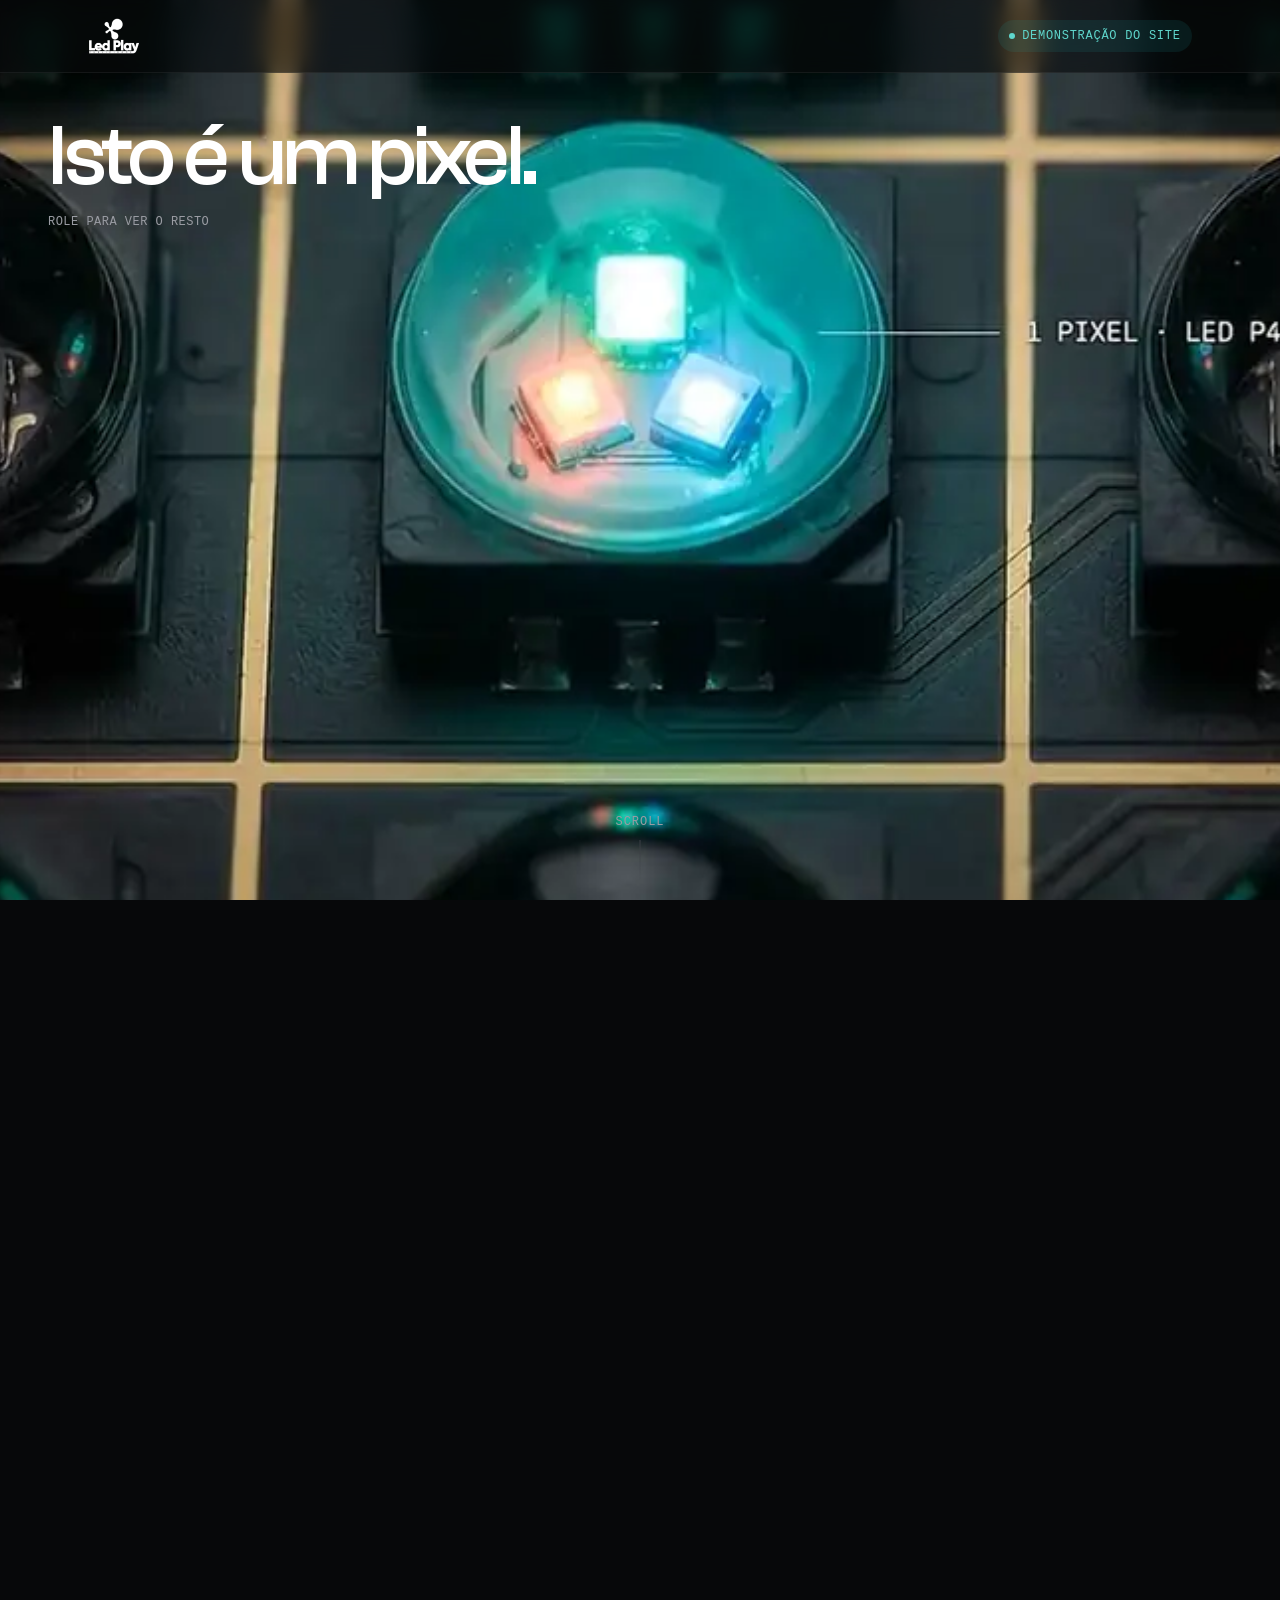
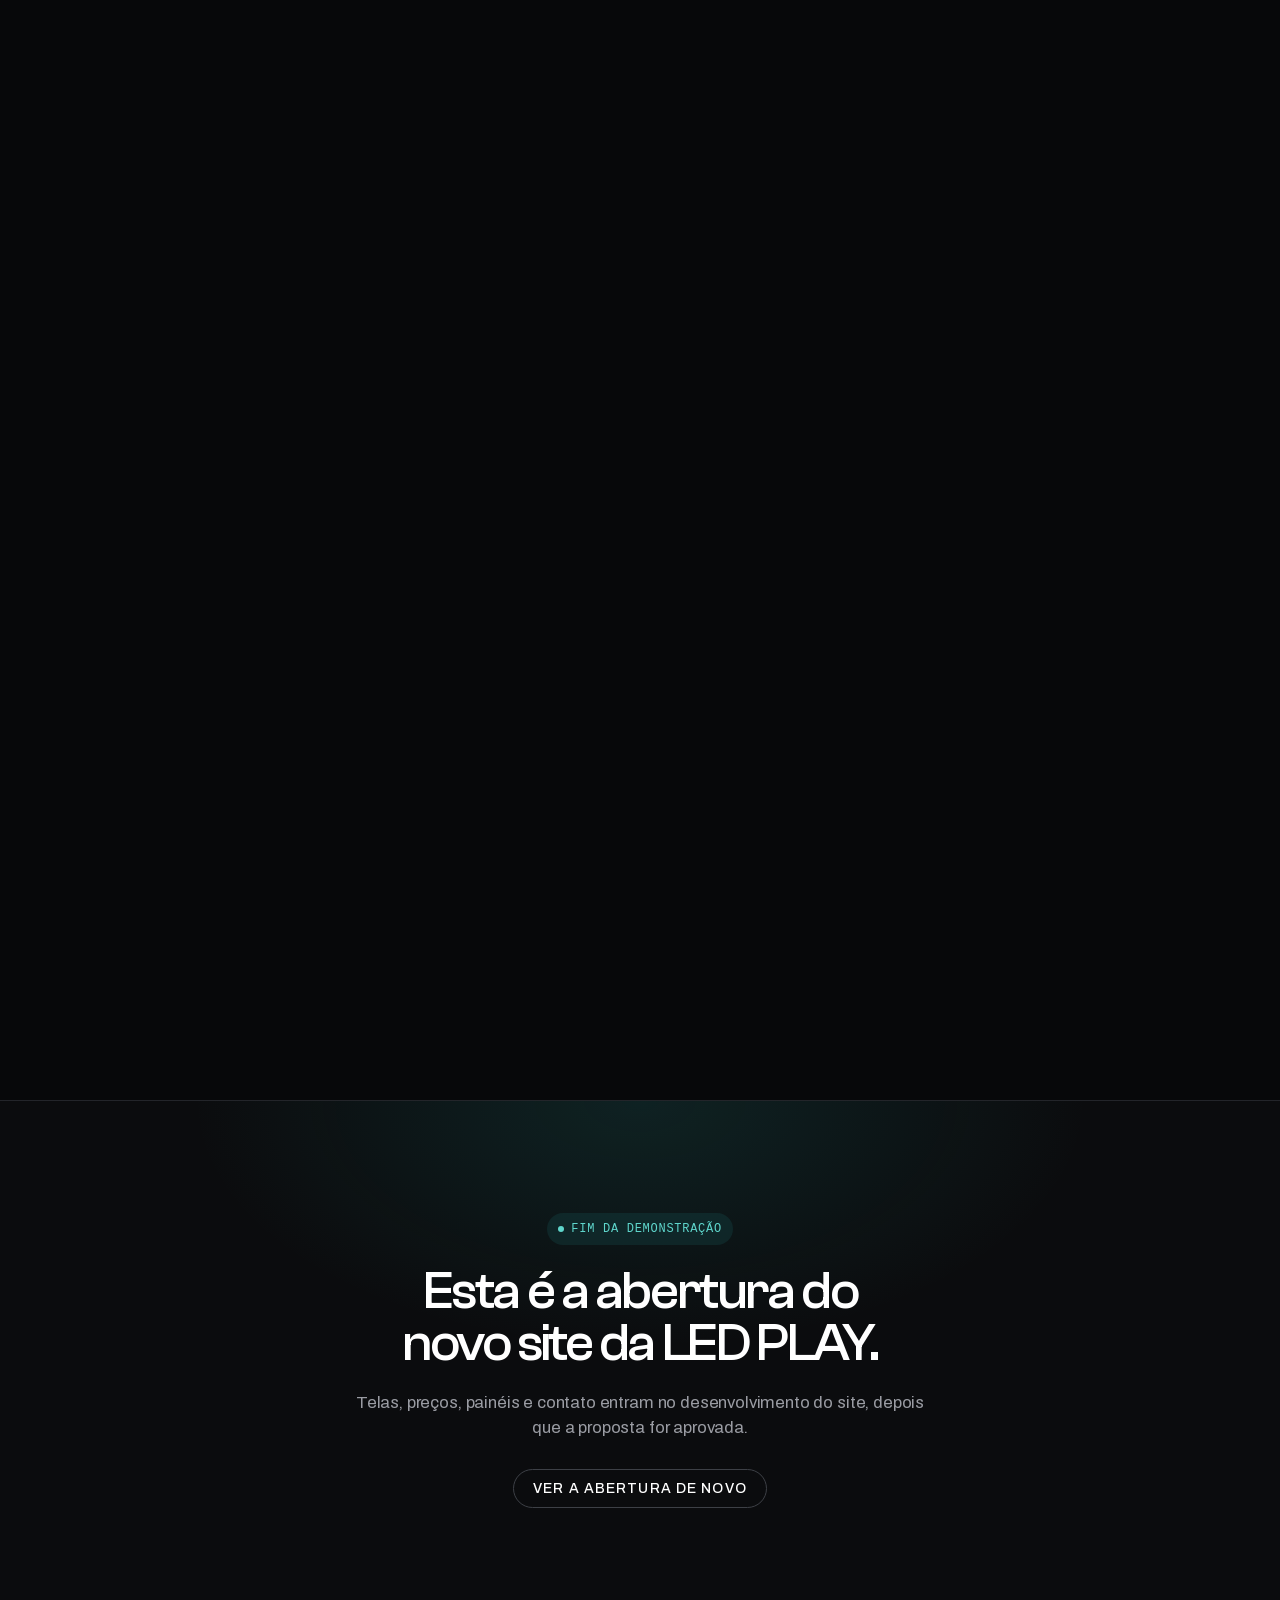
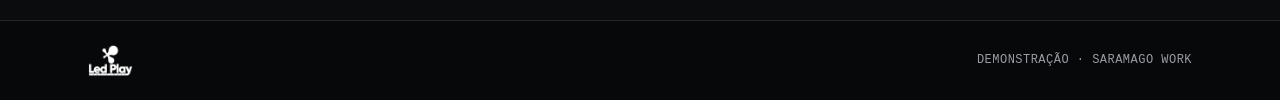
<file: ledplay/demo/index.html>
<!DOCTYPE html>
<html lang="pt-BR">
<head>
<meta charset="UTF-8">
<meta name="viewport" content="width=device-width, initial-scale=1.0">
<title>Demonstração do site · LED PLAY</title>
<meta name="description" content="Demonstração da abertura do novo site da LED PLAY: um pixel de LED que, ao rolar, vira o painel inteiro.">
<!--
  DEMONSTRAÇÃO DE SITE · 14/09/2026
  Só a abertura (hero) do site da LED PLAY, para o link da proposta. O resto do site entra depois da aprovação.
  Visual da versão tech (index-tech.html): fundo quase preto, feixe aurora teal → lime no fechamento, pílulas.
  Hero = vídeo quadro a quadro: hero-frames/f0001.webp … (scripts e prompts em hero-pixel/).
  Vídeo novo sem texto: rodar os scripts, e aqui em DATA.hero zerar "crop", pôr tag: true e ajustar "frames".
  MOBILE (15/09/2026): em tela estreita e em pé usa o vídeo vertical do Renan (Car_animation_LED_panel_assembly…mp4),
  95 quadros em hero-frames-mobile/ (720 px). Desktop continua igual. Se a pasta mobile não carregar, volta sozinho aos quadros de desktop
  (é o que acontece na prévia embutida na proposta, que só tem hero-frames-sm/).
  Prints: ?shot&p=0..1 fixa o hero num ponto. Prévia em loop: ?demo. Forçar conjunto: ?set=mobile ou ?set=desktop.
-->
<style>
@font-face{font-family:"Clash Grotesk";src:url(../fonts/ClashGrotesk-Variable.woff2) format("woff2");font-weight:200 700;font-display:swap}
@font-face{font-family:"Archivo";src:url(../fonts/Archivo-Variable.woff2) format("woff2");font-weight:100 900;font-display:swap}

:root{
  --bg:#0b0c0e; --bg-deep:#07080a; --text:#ffffff; --muted:#9a9ca3; --ash:#b9bbc0;
  --line:#23252a; --line-2:#3d4046; --white:#ffffff; --ink:#07080a;
  --teal:#23a7a1; --teal-hi:#5fd6cc; --lime:#8dc63f; --pulse:#8dc63f; --glow-t:rgba(35,167,161,.22);
  --f-display:"Clash Grotesk","Inter",-apple-system,"Segoe UI",sans-serif;
  --f-body:"Archivo",-apple-system,"Segoe UI",Roboto,sans-serif;
  --f-mono:ui-monospace,"SF Mono",Menlo,Consolas,"Liberation Mono",monospace;
  --fs-display:clamp(2.9rem,6.8vw,5.8rem); --fs-h2:clamp(2rem,4.2vw,3.6rem);
  --fs-lead:clamp(1.05rem,1.3vw,1.25rem); --fs-sm:.875rem; --fs-xs:.75rem;
  --gut:clamp(1.25rem,4vw,3rem); --max:75rem;
  color-scheme:dark;
}
*{box-sizing:border-box;margin:0;padding:0}
html{background:var(--bg);scroll-behavior:smooth;-webkit-text-size-adjust:100%}
body{background:var(--bg);color:var(--text);font-family:var(--f-body);font-size:1rem;line-height:1.55;letter-spacing:-.01em;-webkit-font-smoothing:antialiased;overflow-x:hidden}
img{display:block;max-width:100%}
a{color:inherit;text-decoration:none}
button{font:inherit;color:inherit;background:none;border:0;cursor:pointer}
:focus-visible{outline:1px solid var(--white);outline-offset:4px}
::selection{background:var(--text);color:var(--ink)}
.wrap{width:100%;max-width:var(--max);margin:0 auto;padding-inline:var(--gut)}
.display,.h2{font-family:var(--f-display);font-weight:500;letter-spacing:-.05em;line-height:.92;text-wrap:balance}
.display{font-size:var(--fs-display)}
.h2{font-size:var(--fs-h2);letter-spacing:-.045em;line-height:.98}
.lead{font-size:var(--fs-lead);color:var(--muted);max-width:44rem;line-height:1.5}
.meta{font-family:var(--f-mono);font-size:var(--fs-xs);letter-spacing:.04em;text-transform:uppercase;color:var(--muted)}
.grad{background:linear-gradient(90deg,var(--teal-hi),var(--lime));-webkit-background-clip:text;background-clip:text;color:transparent}

.btn{display:inline-flex;align-items:center;gap:.7em;white-space:nowrap;font-weight:500;font-size:var(--fs-sm);letter-spacing:.08em;text-transform:uppercase;line-height:1;border-radius:9999px;transition:background-color .18s,color .18s,border-color .18s,box-shadow .25s}
.btn svg{width:1em;height:1em;flex:none}
.btn-primary{background:#fff;color:var(--ink);padding:.95em 1.6em}
.btn-primary:hover{background:#e9fbf8;box-shadow:0 0 0 6px var(--glow-t),0 10px 34px var(--glow-t)}
.btn-ghost{border:1px solid var(--line-2);color:var(--text);padding:.85em 1.4em}
.btn-ghost:hover{background:#fff;color:var(--ink);border-color:#fff}
.status,.chip{display:inline-flex;align-items:center;gap:.6em;border-radius:9999px;padding:.55em .95em;font-family:var(--f-mono);font-size:var(--fs-xs);letter-spacing:.06em;text-transform:uppercase}
.status{background:rgba(141,198,63,.1);border:1px solid rgba(141,198,63,.28);color:#c9e79f}
.status::before{content:"";width:6px;height:6px;border-radius:50%;background:var(--pulse);animation:pulse 2.4s ease-out infinite}
@keyframes pulse{0%{box-shadow:0 0 0 0 rgba(155,225,93,.5)}70%{box-shadow:0 0 0 8px rgba(155,225,93,0)}100%{box-shadow:0 0 0 0 rgba(155,225,93,0)}}
.chip{background:rgba(35,167,161,.12);color:var(--teal-hi)}
.chip::before{content:"";width:6px;height:6px;border-radius:50%;background:currentColor}

/* nav: sempre escura, logo branca */
.nav{position:fixed;top:0;left:0;right:0;z-index:40;background:rgba(9,10,12,.62);-webkit-backdrop-filter:blur(14px) saturate(160%);backdrop-filter:blur(14px) saturate(160%);border-bottom:1px solid rgba(255,255,255,.06)}
.nav .wrap{display:flex;align-items:center;justify-content:space-between;height:4.5rem;gap:1rem}
.nav img{height:2.2rem;width:auto}

/* hero */
.hero{position:relative;height:300vh;background:var(--bg-deep)}
.hero-stick{position:sticky;top:0;height:100vh;overflow:hidden}
.hero canvas{position:absolute;inset:0;width:100%;height:100%;display:block}
.hero-ui{position:absolute;inset:0;pointer-events:none}
.hero-ui > *{pointer-events:auto}
.hero-stage{position:absolute;left:var(--gut);right:var(--gut);opacity:0;transform:translateY(12px);transition:opacity .35s,transform .35s;will-change:opacity}
.hero-stage.on{opacity:1;transform:none}
.stage-1{top:calc(4.5rem + clamp(1.5rem,5vh,3.5rem))}
.stage-1 .display{max-width:12ch}
.stage-1 .meta{margin-top:1rem}
.stage-2{top:50%;transform:translateY(-50%) translateY(12px);text-align:center;left:0;right:0;padding-inline:var(--gut)}
.stage-2.on{transform:translateY(-50%)}
.stage-2 .display{margin:0 auto;max-width:16ch}
.stage-3{bottom:clamp(1.5rem,5vh,3rem);display:grid;gap:1.25rem;align-items:end;grid-template-columns:1fr}
.stage-3 .display{max-width:15ch;font-size:clamp(2.1rem,5vw,4.6rem)}
.stage-3 .lead{max-width:34rem}
.stage-3 .ctas{display:flex;flex-wrap:wrap;gap:.75rem;margin-top:.5rem}
.stage-3 .status{margin-bottom:1rem}
@media (min-width:900px){.stage-3{grid-template-columns:1.25fr 1fr}.stage-3 .side{display:grid;gap:1.25rem;justify-items:start}}
@media (max-width:767px){.stage-3{gap:.85rem}.stage-3 .status{margin-bottom:.7rem}.stage-3 .lead{font-size:.95rem;line-height:1.45}.stage-3 .ctas{margin-top:.2rem}}
@media (max-width:767px) and (max-height:700px){.stage-3 .lead{display:none}}
.pixel-tag{position:absolute;left:50%;top:50%;transform:translate(calc(-50% + var(--dx,0px)),calc(-50% + var(--dy,0px)));display:flex;align-items:center;gap:.75rem;opacity:0;transition:opacity .3s}
.pixel-tag.on{opacity:1}
.pixel-tag i{display:block;width:4rem;height:1px;background:var(--line-2)}
.pixel-tag span{font-family:var(--f-mono);font-size:var(--fs-xs);letter-spacing:.06em;text-transform:uppercase;color:var(--ash);white-space:nowrap}
.hero-scroll{position:absolute;left:50%;bottom:1.25rem;transform:translateX(-50%);display:flex;flex-direction:column;align-items:center;gap:.5rem;color:var(--muted);font-family:var(--f-mono);font-size:var(--fs-xs);letter-spacing:.08em;text-transform:uppercase;transition:opacity .3s}
.hero-scroll i{display:block;width:1px;height:2.5rem;background:linear-gradient(var(--line-2),transparent);animation:drop 1.8s ease-in-out infinite}
@keyframes drop{0%{transform:scaleY(0);transform-origin:top}50%{transform:scaleY(1);transform-origin:top}51%{transform-origin:bottom}100%{transform:scaleY(0);transform-origin:bottom}}
.hero-scroll.off{opacity:0}
.hero-load{position:absolute;right:var(--gut);bottom:1.4rem;transition:opacity .4s}
.hero-load.off{opacity:0}

/* fim da demonstração */
.end{border-top:1px solid var(--line);background:radial-gradient(40rem 22rem at 50% 0%,rgba(35,167,161,.14),transparent 70%),var(--bg);padding-block:clamp(4rem,10vw,7rem)}
.end .wrap{display:grid;justify-items:center;text-align:center;gap:1.25rem}
.end .h2{max-width:20ch}
.end .lead{max-width:36rem}
.end .ctas{display:flex;flex-wrap:wrap;justify-content:center;gap:.75rem;margin-top:.5rem}
.foot{border-top:1px solid var(--line);padding-block:1.5rem;background:var(--bg-deep)}
.foot .wrap{display:flex;justify-content:space-between;align-items:center;gap:1rem;flex-wrap:wrap}
.foot img{height:1.9rem;width:auto}

/* sem animação (preferência do sistema): hero parado no painel */
html.static .hero{height:auto;min-height:100vh}
html.static .hero-stick{position:relative;height:auto;min-height:100vh}
html.static .hero-stage{position:static;opacity:1;transform:none;padding:calc(4.5rem + 2rem) 0 2rem}
html.static .stage-1,html.static .stage-2,html.static .pixel-tag,html.static .hero-scroll{display:none}
html.static .hero canvas{position:relative;height:60vh}
/* prévia em loop (?demo) e captura (?shot) */
html.demo,html.demo body{height:100%;overflow:hidden}
html.demo .hero{height:100vh}
html.demo .hero-stick{position:relative;height:100vh}
html.demo .end,html.demo .foot,html.demo .hero-scroll{display:none}
html.shot .hero,html.shot .hero-stick{height:var(--shot-h,900px)}
html.shot .hero-stage{transition:none}
@media (prefers-reduced-motion:reduce){html{scroll-behavior:auto}.status::before,.hero-scroll i{animation:none}}
</style>
</head>
<body>

<header class="nav">
  <div class="wrap">
    <a href="#topo" aria-label="LED PLAY, voltar ao início"><img src="../img/logo_branco_sm.png" alt="LED PLAY" width="104" height="70"></a>
    <span class="chip">Demonstração do site</span>
  </div>
</header>

<main>
<section class="hero" id="topo" aria-label="Abertura do site">
  <div class="hero-stick">
    <canvas id="hero-canvas" role="img" aria-label="Vídeo quadro a quadro: um pixel de LED aceso que, ao rolar a página, se revela parte de um painel inteiro"></canvas>
    <div class="hero-ui">
      <div class="hero-stage stage-1" id="st1">
        <h2 class="display">Isto é um pixel.</h2>
        <p class="meta">Role para ver o resto</p>
      </div>
      <div class="pixel-tag" id="ptag"><i></i><span>1 pixel · LED P4</span></div>
      <div class="hero-stage stage-2" id="st2">
        <p class="display">Sozinho, ele não vende nada.</p>
      </div>
      <div class="hero-stage stage-3" id="st3">
        <div>
          <span class="status">3 telas em Dourados · 24h no ar</span>
          <h1 class="display">Juntos, eles mostram a sua marca para <span class="grad">Dourados inteira.</span></h1>
        </div>
        <div class="side">
          <p class="lead">Três telas de LED nos caminhos de maior movimento da cidade, ligadas 24 horas. As cotas de cada tela são limitadas.</p>
          <div class="ctas">
            <a class="btn btn-primary js-wa" href="https://wa.me/5567992129678" target="_blank" rel="noopener">Consultar cotas
              <svg viewBox="0 0 24 24" fill="none" stroke="currentColor" stroke-width="2" stroke-linecap="round" stroke-linejoin="round" aria-hidden="true"><path d="M7 17 17 7M9 7h8v8"/></svg></a>
          </div>
        </div>
      </div>
      <div class="hero-scroll" id="hs"><span>Scroll</span><i></i></div>
      <span class="hero-load meta" id="hero-load" aria-live="polite"></span>
    </div>
  </div>
</section>

<section class="end" aria-label="Fim da demonstração">
  <div class="wrap">
    <span class="chip">Fim da demonstração</span>
    <h2 class="h2">Esta é a abertura do novo site da LED PLAY.</h2>
    <p class="lead">Telas, preços, painéis e contato entram no desenvolvimento do site, depois que a proposta for aprovada.</p>
    <div class="ctas">
      <button class="btn btn-ghost" type="button" id="replay">Ver a abertura de novo</button>
    </div>
  </div>
</section>
</main>

<footer class="foot">
  <div class="wrap">
    <img src="../img/logo_branco_sm.png" alt="LED PLAY" width="104" height="70">
    <p class="meta">Demonstração · Saramago Work</p>
  </div>
</footer>

<script>
/* ============ 1. DADOS ============ */
const DATA = Object.freeze({
  whatsapp: "5567992129678",
  mensagemWhats: "Olá! Vi o site da LED PLAY e quero consultar as cotas disponíveis.",
  /* hero: frames do vídeo em hero-frames/f0001.webp …
     crop: faixas cortadas do frame (fração da altura) no início e no fim, para esconder texto gravado no vídeo atual.
     Com o vídeo novo, sem texto: crop tudo 0, tag: true, e frames = número de arquivos. */
  hero: {
    frames: 96, dir: "hero-frames/", sprites: { dir: "../hero-sprites-desk/", sheets: 6, per: 16, cols: 4, w: 1280, h: 719 }, ext: ".webp",
    crop: { start: { top: .22, bottom: .15 }, end: { top: .08, bottom: .2 } },
    tag: false,
    end: { from: .7, height: .5, cy: .34 },
    aurora: true,
    t: { st1: .16, st2: [.3, .5], st3: .74 },
    /* celular em pé: vídeo vertical 720x1280 (o último quadro do MP4 é um corte com defeito e ficou de fora).
       crop: no começo tira "Isto é um pixel"/"ROLE PARA VER O RESTO" (topo) e "SCROLL" (base);
       no fim deixa só o painel (17% a 66,5% do quadro) e esconde a legenda gravada embaixo dele.
       end.auto: o painel se encaixa sozinho entre o menu e o título. */
    mobile: {
      frames: 95, dir: "hero-frames-mobile/", sprites: { dir: "../hero-sprites/", sheets: 5, per: 19, cols: 4, w: 480, h: 853 },
      crop: { start: { top: .15, bottom: .14 }, end: { top: .17, bottom: .335 } },
      tag: false,
      end: { from: .62, auto: true },
      t: { st1: .16, st2: [.3, .5], st3: .84 }   /* título entra quando o painel já está quase no lugar */
    }
  }
});

/* ============ 2. HELPERS ============ */
const clamp = (v, a, b) => Math.min(b, Math.max(a, v));
const lerp = (a, b, k) => a + (b - a) * k;
const REDUCED = matchMedia("(prefers-reduced-motion: reduce)").matches;
const Q = new URLSearchParams(location.search);
const SHOT = Q.has("shot");
const DEMO = Q.has("demo") || document.documentElement.hasAttribute("data-demo");
if (DEMO) document.documentElement.classList.add("demo");
if (SHOT) {
  document.documentElement.classList.add("shot");
  if (Q.get("h")) document.documentElement.style.setProperty("--shot-h", Q.get("h") + "px");
}
if (REDUCED && !SHOT && !DEMO) document.documentElement.classList.add("static");

/* ============ 3. HERO: SEQUÊNCIA DE FRAMES (vídeo em WebP, frame a frame no scroll) ============ */
function frameHero() {
  const HD = DATA.hero, HM = Object.assign({}, DATA.hero, DATA.hero.mobile);
  const MQ = matchMedia("(max-width: 767px) and (orientation: portrait)");
  const FORCE = Q.get("set");
  let semMobile = FORCE === "desktop";               /* vira true se a pasta mobile não existir */
  const escolha = () => (!semMobile && (FORCE === "mobile" || MQ.matches)) ? HM : HD;
  let H = escolha();
  const nav = document.querySelector(".nav");
  const sec = document.getElementById("topo");
  const canvas = document.getElementById("hero-canvas");
  const ctx = canvas.getContext("2d");
  const st1 = document.getElementById("st1"), st2 = document.getElementById("st2"), st3 = document.getElementById("st3");
  const ptag = document.getElementById("ptag"), hs = document.getElementById("hs"), loadEl = document.getElementById("hero-load");
  const STATIC = document.documentElement.classList.contains("static");
  let N = H.frames;
  let imgs = new Array(N), loaded = new Uint8Array(N);
  let nLoaded = 0, W = 0, Hh = 0, dpr = 1, progress = 0, dirty = true, raf = 0, lastDrawn = -1, gen = 0;
  const src = i => `${H.dir}f${String(i + 1).padStart(4, "0")}${H.ext}`;

  /* ordem de carga: primeiro, último, depois de 8 em 8, depois o resto. A página abre no 1º frame. */
  let order = [], cursor = 0, inFlight = 0;
  function montaOrdem() {
    order = [0, N - 1];
    for (let step = 8; step >= 1; step = step >> 1) for (let i = 0; i < N; i += step) if (!order.includes(i)) order.push(i);
  }
  montaOrdem();
  /* folhas de quadros: cada folha traz vários quadros; o quadro vira {sheet, sx, sy0} */
  function loadSprites() {
    const g = gen, S = H.sprites, mob = H === HM;
    for (let s = 0; s < S.sheets; s++) {
      const im = new Image(); im.decoding = "async";
      im.onload = () => {
        if (g !== gen) return;
        for (let k = 0; k < S.per; k++) {
          const i = s * S.per + k; if (i >= N) break;
          imgs[i] = { sheet: im, sx: (k % S.cols) * S.w, sy0: Math.floor(k / S.cols) * S.h, naturalWidth: S.w, naturalHeight: S.h };
          loaded[i] = 1; nLoaded++;
        }
        dirty = true; updateLoad();
      };
      im.onerror = () => { if (g !== gen) return; console.error("Folha não carregou:", im.src); if (mob && nLoaded === 0) { semMobile = true; usaConjunto(HD); } };
      im.src = `${S.dir}s${s}.webp`;
    }
  }
  function pump() {
    const g = gen;
    if (H.sprites) { loadSprites(); return; }
    while (inFlight < 4 && cursor < order.length) {
      const i = order[cursor++], url = src(i), mob = H === HM;
      const im = new Image(); im.decoding = "async"; inFlight++;
      im.onload = () => { if (g !== gen) return; imgs[i] = im; loaded[i] = 1; nLoaded++; inFlight--; dirty = true; updateLoad(); pump(); };
      im.onerror = () => {
        if (g !== gen) return;
        inFlight--;
        if (mob && nLoaded === 0) { semMobile = true; return usaConjunto(HD); } /* sem pasta mobile: volta ao desktop */
        console.error("Frame não carregou:", url); updateLoad(); pump();
      };
      im.src = url;
    }
  }
  function usaConjunto(next) {
    H = next; gen++;
    N = H.frames; imgs = new Array(N); loaded = new Uint8Array(N);
    nLoaded = 0; cursor = 0; inFlight = 0; lastDrawn = -1; dirty = true;
    if (loadEl) loadEl.classList.remove("off");
    montaOrdem(); pump();
  }
  MQ.addEventListener?.("change", () => { const nx = escolha(); if (nx !== H) usaConjunto(nx); });
  function updateLoad() {
    if (!loadEl) return;
    if (nLoaded >= N) { loadEl.classList.add("off"); return; }
    loadEl.textContent = `Carregando ${nLoaded}/${N}`;
  }
  /* frame carregado mais próximo do pedido, para nunca ficar em branco */
  function nearest(i) {
    if (loaded[i]) return i;
    for (let d = 1; d < N; d++) { if (i - d >= 0 && loaded[i - d]) return i - d; if (i + d < N && loaded[i + d]) return i + d; }
    return -1;
  }

  function size() {
    dpr = Math.min(2, window.devicePixelRatio || 1);
    W = canvas.clientWidth; Hh = canvas.clientHeight;
    canvas.width = Math.round(W * dpr); canvas.height = Math.round(Hh * dpr);
    ctx.setTransform(dpr, 0, 0, dpr, 0, 0);
    dirty = true; lastDrawn = -1;
  }

  function draw() {
    dirty = false;
    const p = STATIC ? 1 : progress;
    const want = Math.round(p * (N - 1));
    const j = nearest(want);
    if (j >= 0 && (j !== lastDrawn || true)) {
      const im = imgs[j];
      /* recorte da fonte: tira as faixas de cima e de baixo (interpola do início ao fim) */
      const top = lerp(H.crop.start.top, H.crop.end.top, p), bottom = lerp(H.crop.start.bottom, H.crop.end.bottom, p);
      const sw = im.naturalWidth, sh = im.naturalHeight * (1 - top - bottom), sy = im.naturalHeight * top;
      const cover = Math.max(W / sw, Hh / sh);       /* cobre a viewport */
      const k = clamp((p - H.end.from) / (1 - H.end.from), 0, 1), e = k * k * (3 - 2 * k);
      let fit, cy;
      if (H.end.auto) {                               /* celular: encaixa entre o menu e o título */
        const top0 = (nav ? nav.offsetHeight : 0) + 14;
        const bot0 = Math.max(top0 + 90, st3.offsetTop - 18);
        fit = Math.min((bot0 - top0) / sh, W / sw);
        cy = lerp(Hh / 2, (top0 + bot0) / 2, e);
      } else {
        fit = Math.min((Hh * H.end.height) / sh, (W * .94) / sw); /* painel inteiro, no alto, com o texto embaixo */
        cy = lerp(Hh / 2, Hh * H.end.cy, e);
      }
      const s = lerp(cover, Math.min(cover, fit), e);
      const dw = sw * s, dh = sh * s, dx = (W - dw) / 2, dy = cy - dh / 2;
      ctx.fillStyle = "#07080a"; ctx.fillRect(0, 0, W, Hh);
      if (e > 0 && H.aurora) aurora(e, cy, dh);
      if (e > 0) { drawFeathered(im, sy, sw, sh, dx, dy, dw, dh); lastDrawn = j; return afterDraw(p); }
      ctx.drawImage(im.sheet || im, im.sx || 0, (im.sy0 || 0) + sy, sw, sh, dx, dy, dw, dh);
      lastDrawn = j;
    }
    afterDraw(p);
  }

  /* feixe vertical teal → lime → branco, uma vez por página (Huly: "aurora beam") */
  function aurora(e, cy, dh) {
    const bw = Math.max(160, W * .2), x = W / 2;
    const g = ctx.createLinearGradient(0, 0, 0, Hh);
    g.addColorStop(0, "rgba(35,167,161,0)");
    g.addColorStop(.18, `rgba(35,167,161,${.55 * e})`);
    g.addColorStop(.52, `rgba(141,198,63,${.5 * e})`);
    g.addColorStop(.72, `rgba(236,255,214,${.28 * e})`);
    g.addColorStop(1, "rgba(7,8,10,0)");
    ctx.save();
    ctx.filter = `blur(${Math.round(bw * .35)}px)`;
    ctx.fillStyle = g; ctx.fillRect(x - bw / 2, 0, bw, Hh);
    ctx.restore();
    const base = cy + dh * .62, rg = ctx.createRadialGradient(x, base, 0, x, base, W * .38);
    rg.addColorStop(0, `rgba(141,198,63,${.28 * e})`); rg.addColorStop(.5, `rgba(35,167,161,${.12 * e})`); rg.addColorStop(1, "rgba(7,8,10,0)");
    ctx.fillStyle = rg; ctx.fillRect(0, 0, W, Hh);
  }
  /* desenha o quadro com as bordas sumindo em transparência, para o feixe aparecer atrás */
  const off = document.createElement("canvas"), octx = off.getContext("2d");
  function drawFeathered(im, sy, sw, sh, dx, dy, dw, dh) {
    const w = Math.ceil(dw), h = Math.ceil(dh);
    if (off.width !== w || off.height !== h) { off.width = w; off.height = h; }
    octx.globalCompositeOperation = "source-over"; octx.clearRect(0, 0, w, h);
    octx.drawImage(im.sheet || im, im.sx || 0, (im.sy0 || 0) + sy, sw, sh, 0, 0, w, h);
    const f = Math.max(24, Math.min(w, h) * .12);
    octx.globalCompositeOperation = "destination-in";
    let g = octx.createLinearGradient(0, 0, 0, h);
    g.addColorStop(0, "rgba(0,0,0,0)"); g.addColorStop(f / h, "#000"); g.addColorStop(1 - f / h, "#000"); g.addColorStop(1, "rgba(0,0,0,0)");
    octx.fillStyle = g; octx.fillRect(0, 0, w, h);
    g = octx.createLinearGradient(0, 0, w, 0);
    g.addColorStop(0, "rgba(0,0,0,0)"); g.addColorStop(f / w, "#000"); g.addColorStop(1 - f / w, "#000"); g.addColorStop(1, "rgba(0,0,0,0)");
    octx.fillStyle = g; octx.fillRect(0, 0, w, h);
    ctx.drawImage(off, dx, dy, dw, dh);
  }

  function afterDraw(p) {
    if (!STATIC) {
      st1.classList.toggle("on", p < H.t.st1);
      ptag.classList.toggle("on", H.tag && p < H.t.st1);
      st2.classList.toggle("on", p > H.t.st2[0] && p < H.t.st2[1]);
      st3.classList.toggle("on", p > H.t.st3);
      hs.classList.toggle("off", p > .08);
    }
  }

  function onScroll() {
    if (SHOT) { progress = clamp(Number(Q.get("p") ?? 1), 0, 1); dirty = true; return; }
    const r = sec.getBoundingClientRect();
    const total = sec.offsetHeight - window.innerHeight;
    const p = clamp(-r.top / total, 0, 1);
    if (p !== progress) { progress = p; dirty = true; }
  }
  function loop() { if (dirty) draw(); raf = requestAnimationFrame(loop); }

  let rt;
  window.addEventListener("resize", () => { clearTimeout(rt); rt = setTimeout(size, 120); });
  pump();
  if (DEMO) {
    /* linha do tempo da prévia: espera no pixel, abre a tela, segura, volta ao pixel */
    st1.querySelector(".meta").textContent = "Prévia da intro · toca sozinha";
    const T = [1600, 5200, 3400, 1600], total = T.reduce((a, c) => a + c, 0);
    const t0 = performance.now();
    const AT = Number(Q.get("at") || 0); /* teste: ?demo&at=4000 congela a prévia nesse instante */
    const tick = now => {
      let t = (AT || (now - t0)) % total, p;
      if (t < T[0]) p = 0;
      else if ((t -= T[0]) < T[1]) p = t / T[1];
      else if ((t -= T[1]) < T[2]) p = 1;
      else p = 1 - (t - T[2]) / T[3];
      if (p !== progress) { progress = p; dirty = true; }
      if (dirty) draw();
      raf = requestAnimationFrame(tick);
    };
    size(); draw(); raf = requestAnimationFrame(tick);
    return;
  }
  if (!STATIC) window.addEventListener("scroll", onScroll, { passive: true });
  size(); onScroll(); draw();
  if (!STATIC) loop();
}


/* ============ 4. EVENTOS E INIT ============ */
const wa = `https://wa.me/${DATA.whatsapp}?text=${encodeURIComponent(DATA.mensagemWhats)}`;
document.querySelectorAll("a.js-wa").forEach(a => a.href = wa);
document.getElementById("replay").addEventListener("click", () => window.scrollTo({ top: 0, behavior: REDUCED ? "auto" : "smooth" }));
document.fonts.load("500 40px 'Clash Grotesk'").catch(() => {}).then(() => document.fonts.ready).then(() => {
  try { frameHero(); } catch (err) { console.error("Hero indisponível:", err); }
});
</script>
</body>
</html>
</file>
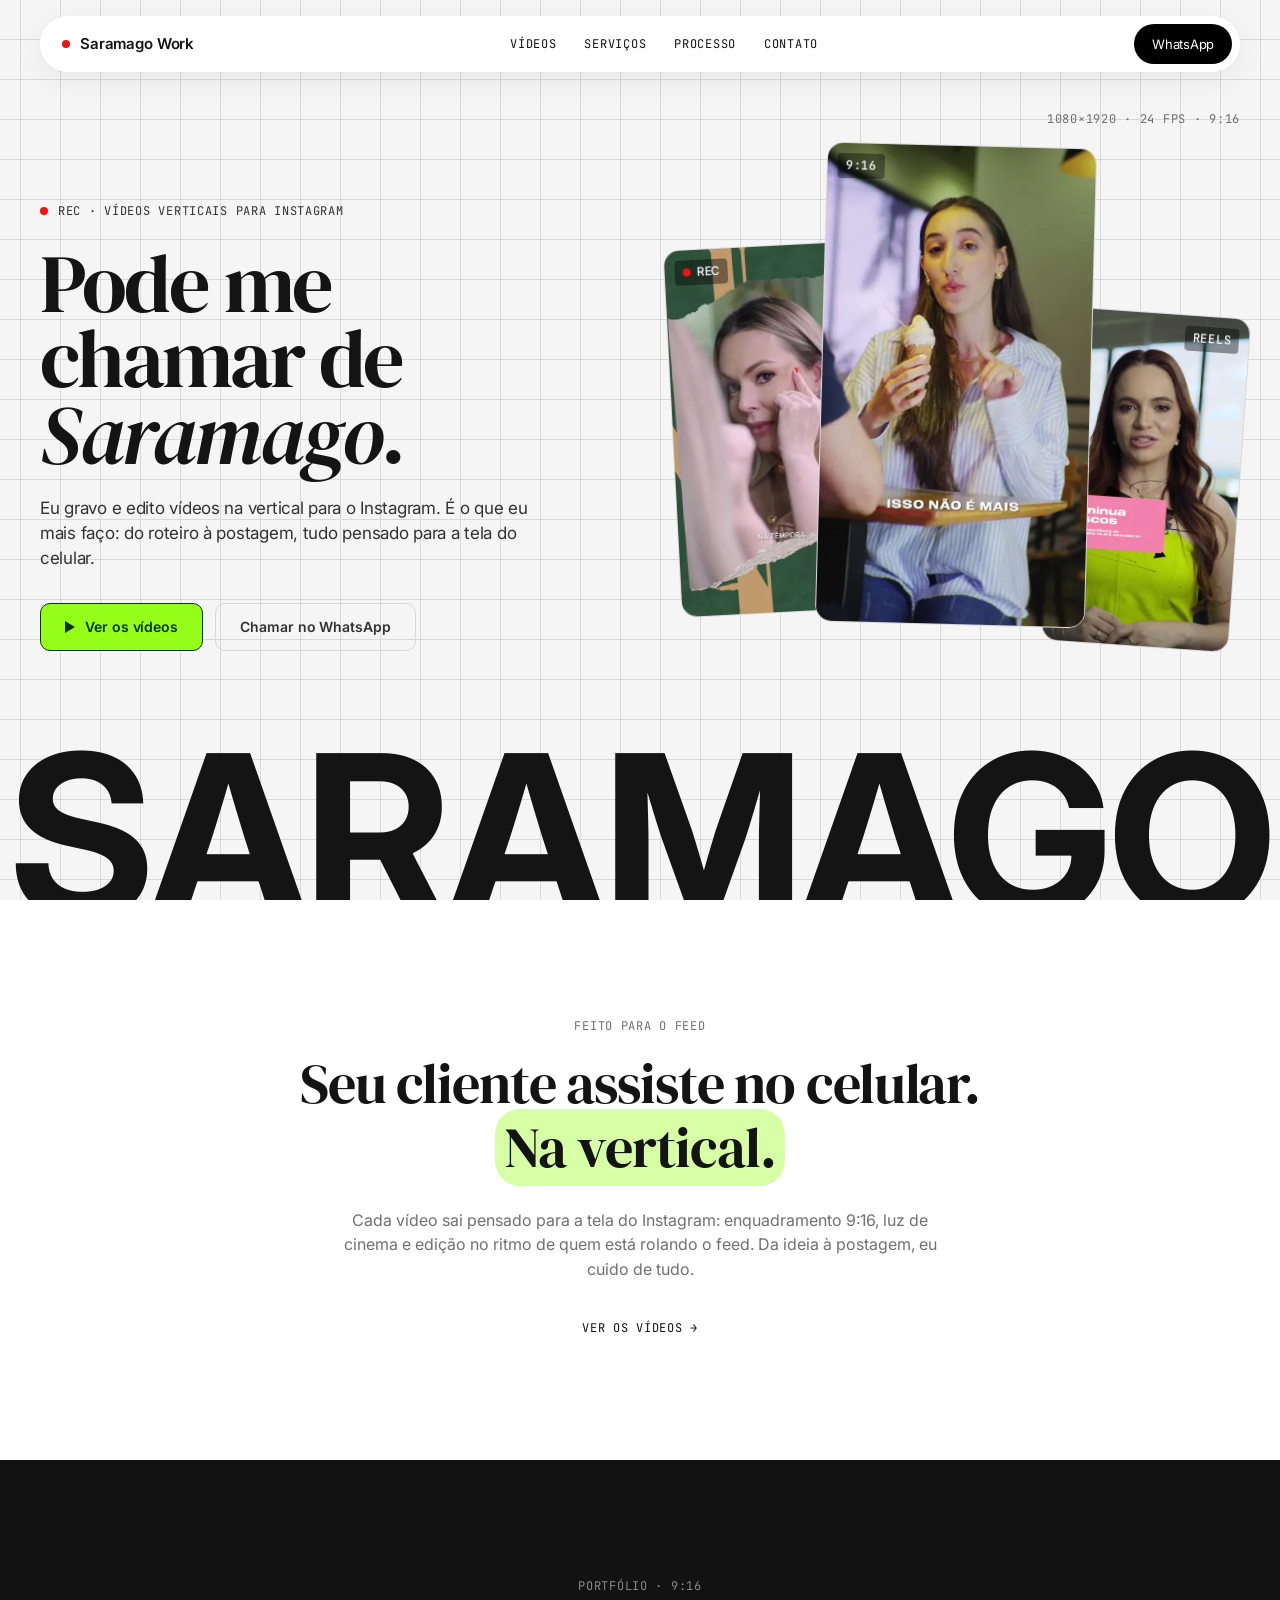
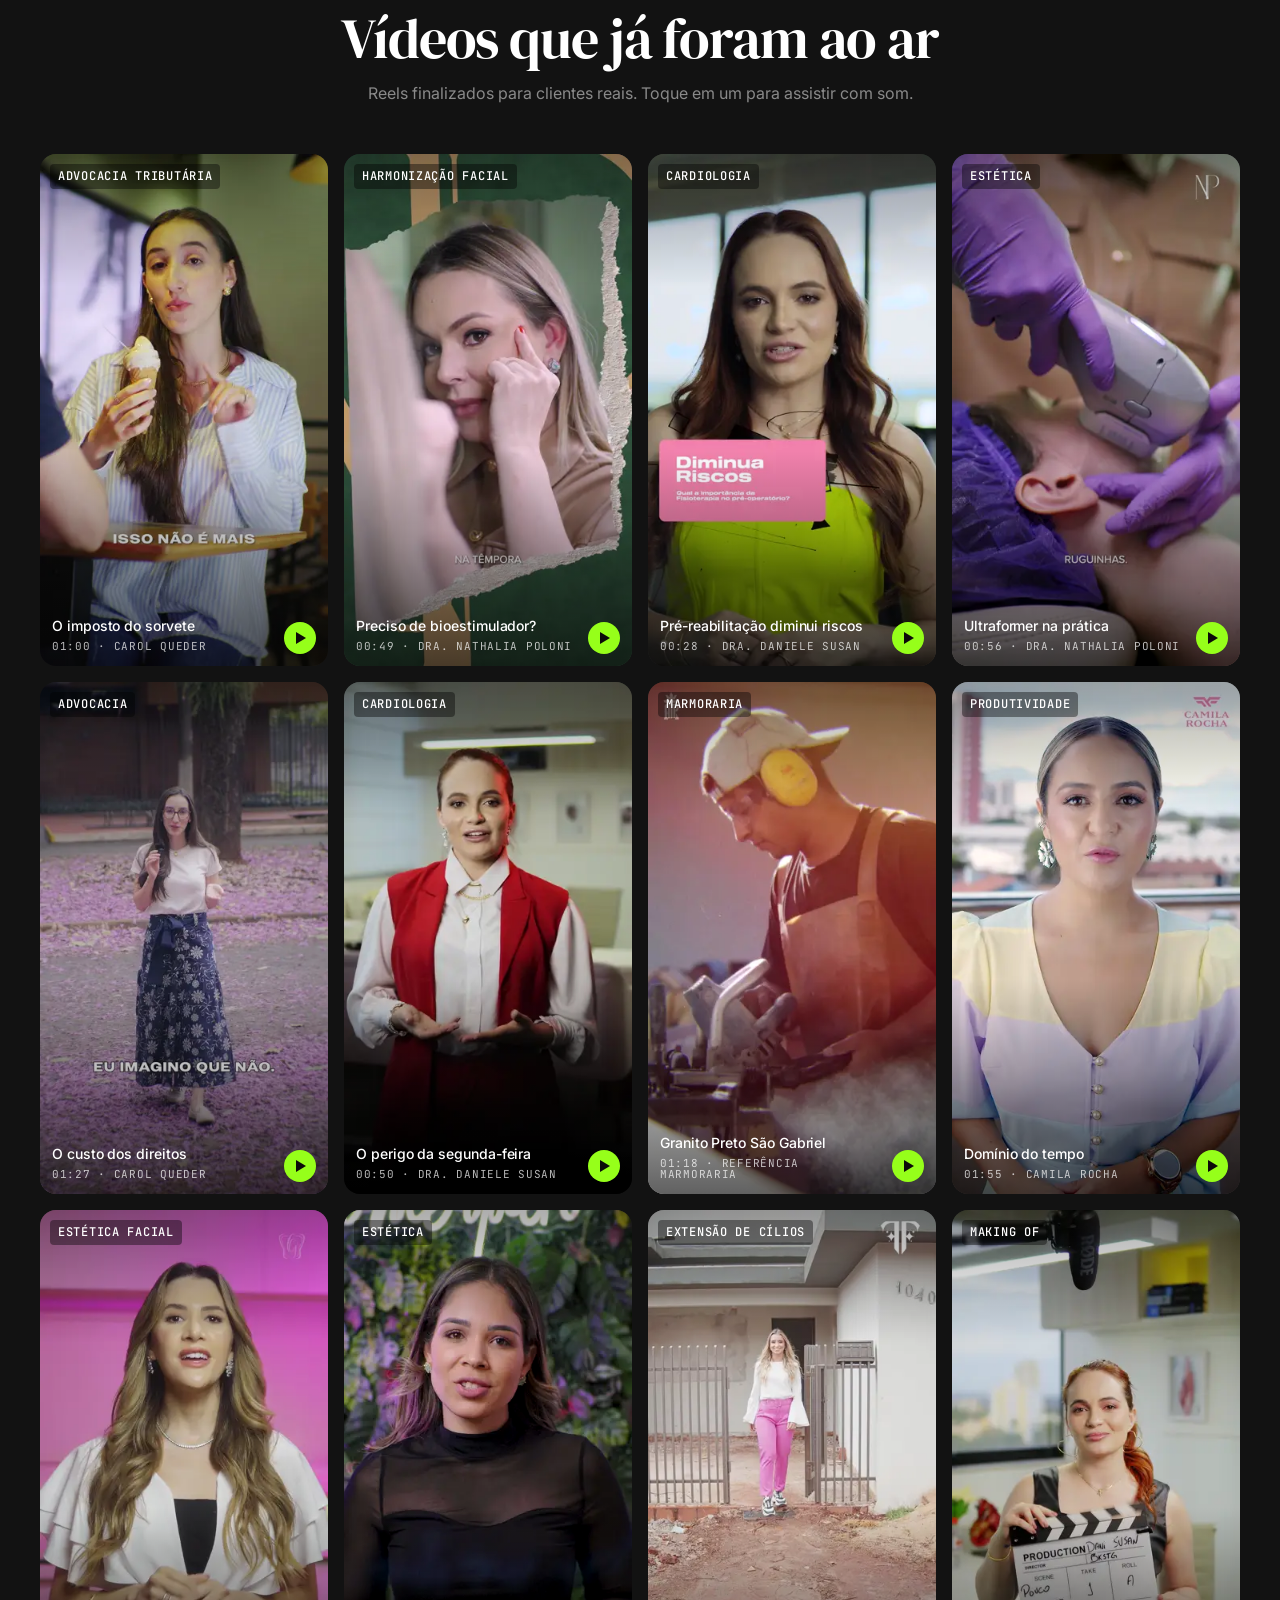
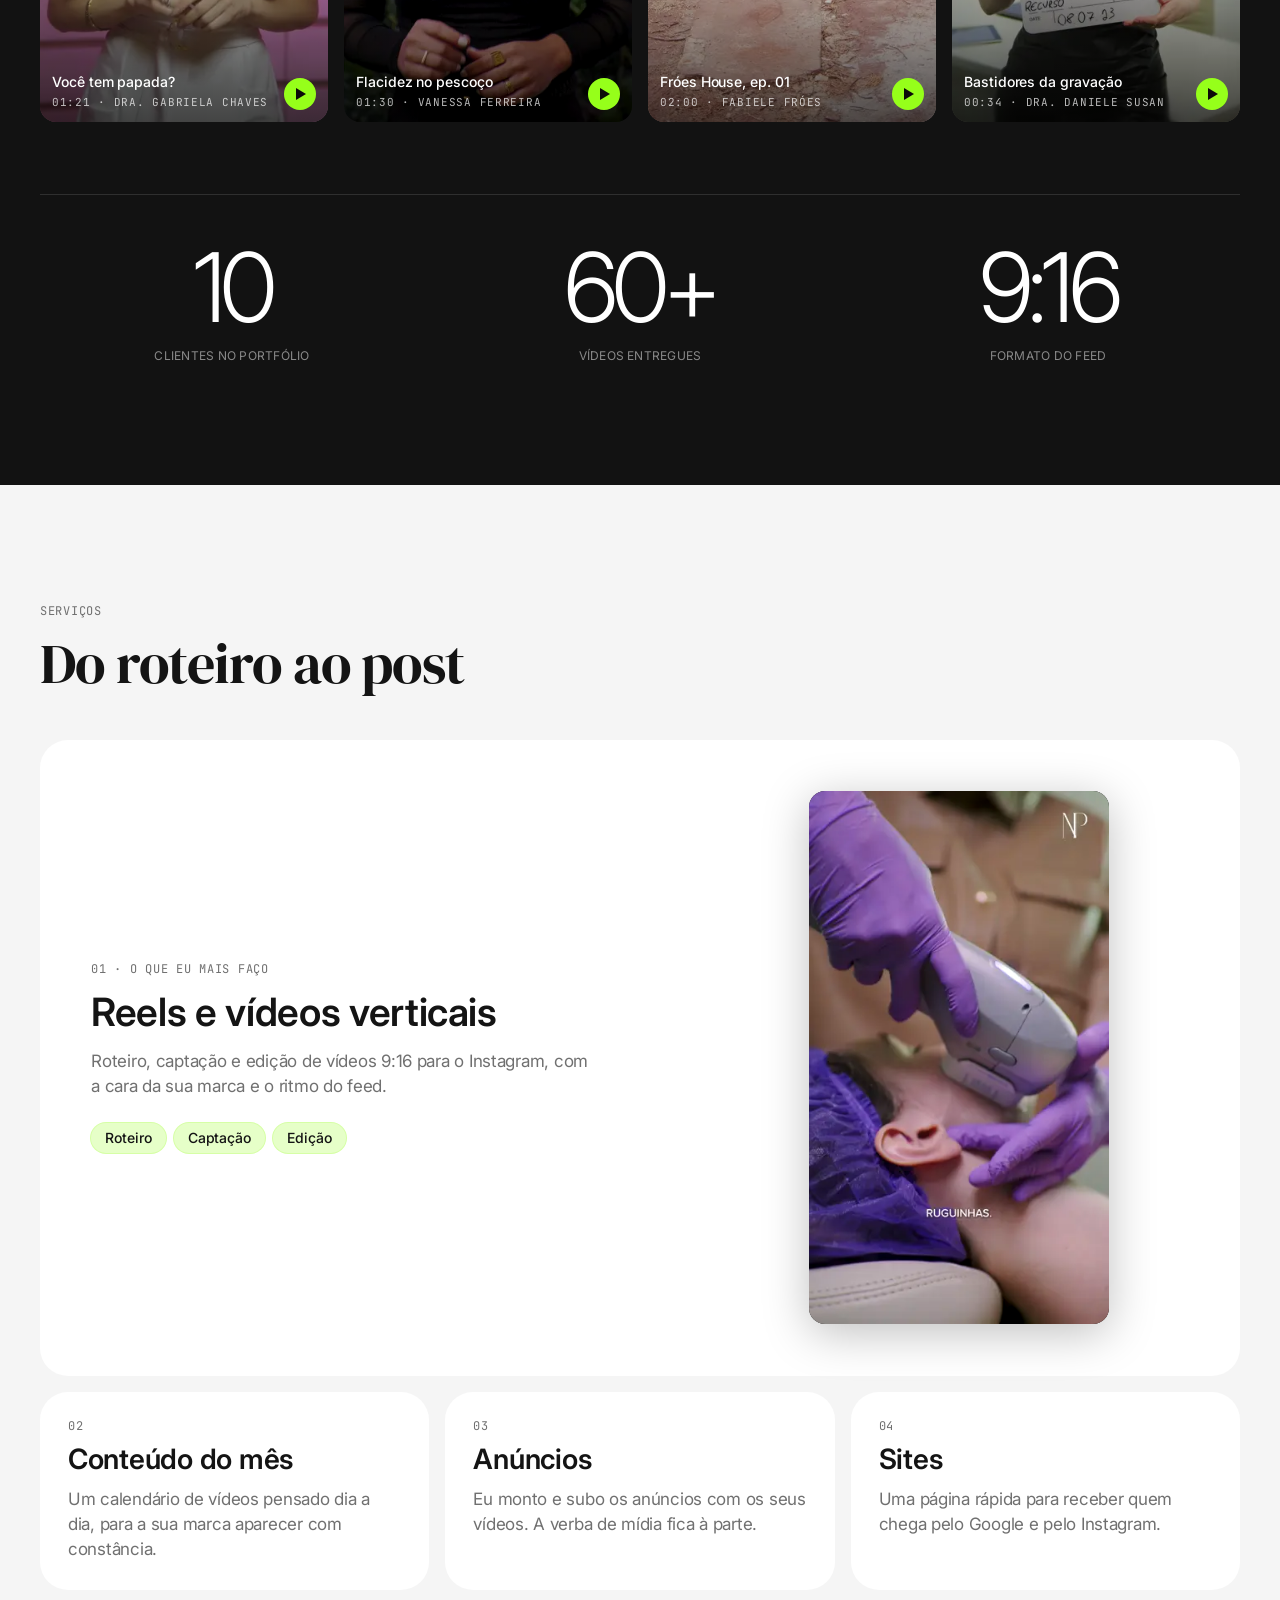
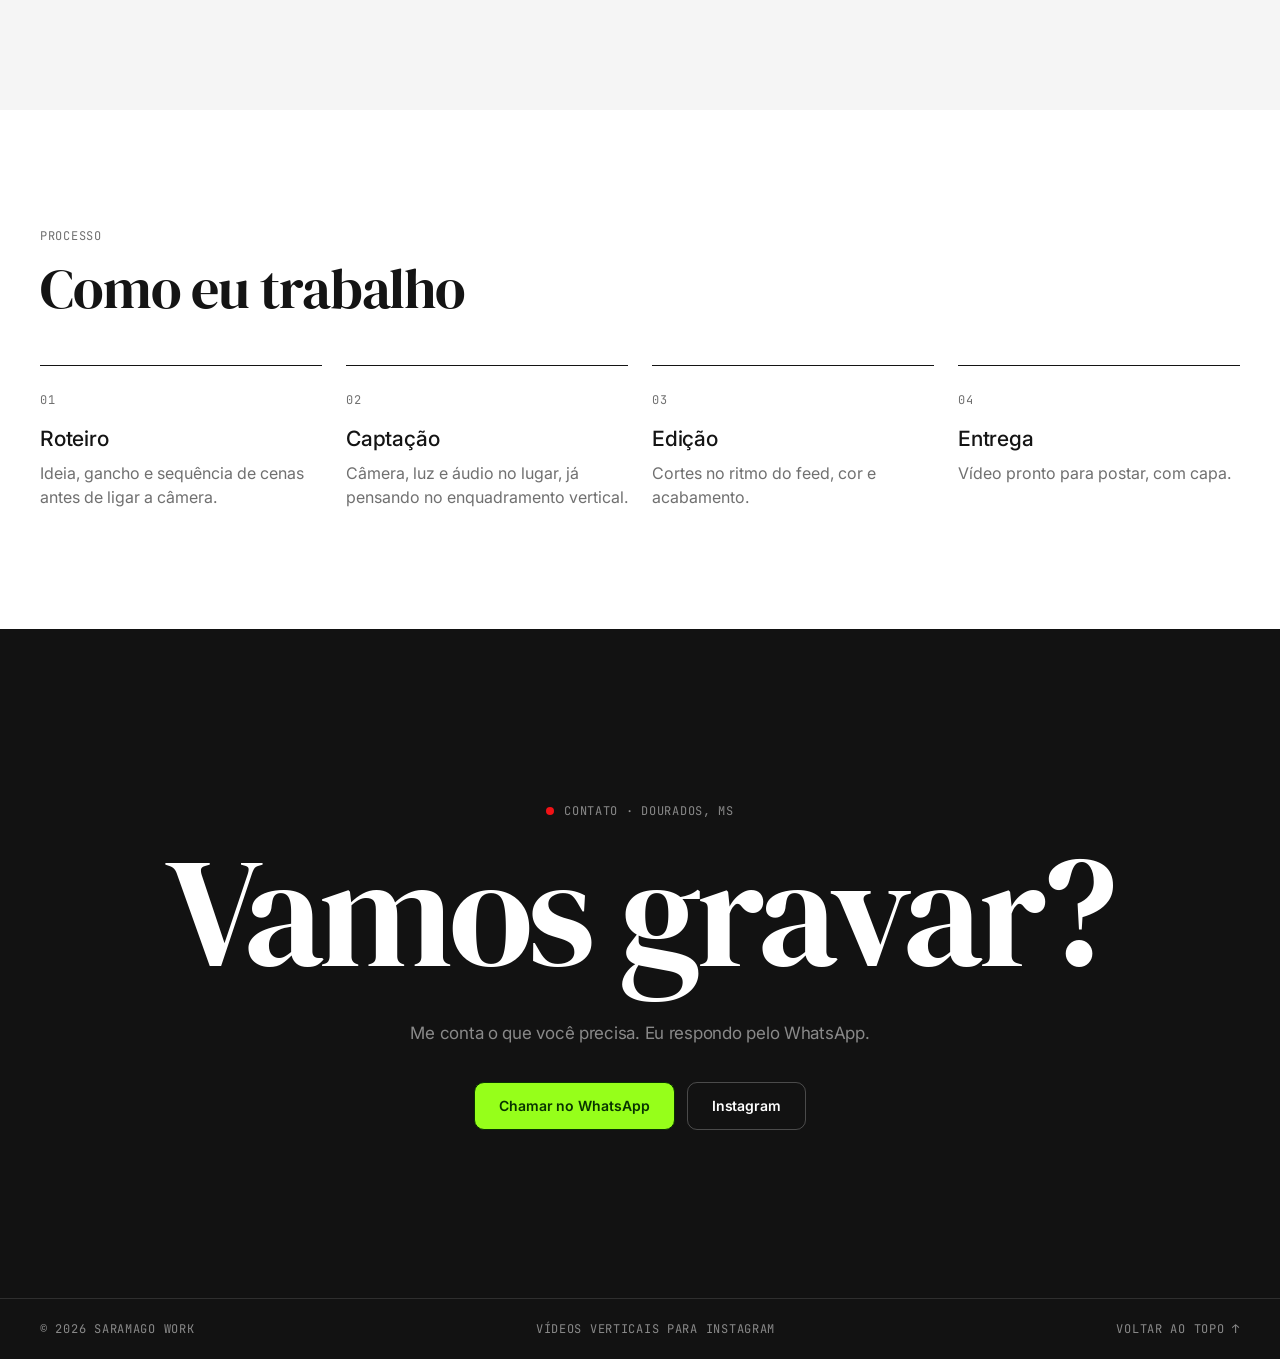
<file: index-anterior.html>
<!doctype html>
<html lang="pt-BR">
<head>
<meta charset="utf-8">
<meta name="viewport" content="width=device-width, initial-scale=1">
<title>Saramago Work · Vídeos verticais para Instagram</title>
<meta name="description" content="Pode me chamar de Saramago. Eu gravo e edito vídeos na vertical para o Instagram, do roteiro à postagem. Dourados, MS.">
<meta name="theme-color" content="#f5f5f5">
<meta property="og:type" content="website">
<meta property="og:locale" content="pt_BR">
<meta property="og:title" content="Saramago Work · Vídeos verticais para Instagram">
<meta property="og:description" content="Eu gravo e edito vídeos na vertical para o Instagram, do roteiro à postagem.">
<meta property="og:url" content="https://saramagowork.github.io/">
<meta property="og:image" content="https://saramagowork.github.io/assets/og.jpg">
<link rel="icon" href="data:image/svg+xml,%3Csvg xmlns='http://www.w3.org/2000/svg' viewBox='0 0 64 64'%3E%3Crect width='64' height='64' rx='16' fill='%23121212'/%3E%3Ccircle cx='32' cy='32' r='11' fill='%23f11216'/%3E%3C/svg%3E">
<link rel="preconnect" href="https://fonts.googleapis.com">
<link rel="preconnect" href="https://fonts.gstatic.com" crossorigin>
<link rel="preload" as="style" href="https://fonts.googleapis.com/css2?family=DM+Serif+Display:ital@0;1&family=Inter:wght@300..700&family=JetBrains+Mono:wght@400..500&display=swap">
<link rel="stylesheet" href="https://fonts.googleapis.com/css2?family=DM+Serif+Display:ital@0;1&family=Inter:wght@300..700&family=JetBrains+Mono:wght@400..500&display=swap" media="print" onload="this.media='all'">
<noscript><link rel="stylesheet" href="https://fonts.googleapis.com/css2?family=DM+Serif+Display:ital@0;1&family=Inter:wght@300..700&family=JetBrains+Mono:wght@400..500&display=swap"></noscript>
<link rel="preload" as="image" href="assets/videos/reel-01.webp" fetchpriority="high">
<style>
/* ==========================================================================
   Saramago Work
   Sistema visual montado com o código das referências marcadas com
   SARAMAGO WORK no Notion (Refero Styles): Flim, VEED, Photographer,
   Structured, Squarespace, Apple (España), Sigmaphoto, Hims App e Tedy.
   O comentário de cada token e componente indica de onde ele veio.
   ========================================================================== */

:root {
  /* Cores */
  --color-ink: #141414;          /* Flim · Ink */
  --color-canvas: #f5f5f5;       /* Flim · Canvas */
  --color-hairline: #d9d9d9;     /* Flim · Hairline */
  --color-paper: #ffffff;        /* Flim · Paper */
  --color-onyx: #121212;         /* VEED · Onyx */
  --color-carbon: #0c0a09;       /* VEED · Carbon */
  --color-charcoal: #323232;     /* VEED · Charcoal */
  --color-fog: #e6e6e7;          /* VEED · Fog */
  --color-lime-spark: #96ff1a;   /* VEED · Lime Spark */
  --color-forest-ink: #083300;   /* VEED · Forest Ink */
  --color-spring-wash: #d6ffa6;  /* VEED · Spring Wash */
  --color-mint-mist: #e6ffc8;    /* VEED · Mint Mist */
  --color-signal-red: #f11216;   /* Photographer · Signal Red */
  --color-ash-gray: #707070;     /* Sigmaphoto · Ash Gray */
  --color-ash: #898989;          /* Squarespace · Ash */
  --color-obsidian: #000000;     /* Squarespace · Obsidian / Structured · Ink */

  /* Tipografia: substitutos gratuitos indicados nas próprias referências */
  --font-sans: "Inter", ui-sans-serif, system-ui, -apple-system, "Segoe UI", Roboto, sans-serif;   /* Photographer, Sigmaphoto, Apple, VEED, Squarespace, Structured, Hims, Tedy */
  --font-serif: "DM Serif Display", ui-serif, Georgia, "Times New Roman", serif;                    /* VEED · substituto do PPEditorialNew */
  --font-mono: "JetBrains Mono", ui-monospace, SFMono-Regular, Menlo, Consolas, monospace;           /* Flim · substituto do PP Neue Montreal Mono */

  --text-caption: 12px;          /* Flim · caption */
  --tracking-caption: 0.72px;    /* Flim · 0.06em */
  --text-body-sm: 16px;          /* VEED · body */
  --text-body: 17px;             /* Apple · body */
  --leading-body: 1.47;          /* Apple · body */
  --tracking-body: -0.272px;     /* Apple · body */
  --text-subheading: 21px;       /* Apple · subheading */
  --text-heading-sm: 28px;       /* Apple · heading-sm */
  --text-heading: clamp(40px, 4.8vw, 56px);   /* VEED · heading 44px → Tedy · heading 56px */
  --text-display: clamp(48px, 6.4vw, 88px);   /* Sigmaphoto · display 88px */
  --text-wordmark: 17.6vw;       /* Photographer · display (até 320px) */

  /* Formas */
  --radius-card: 16px;           /* Flim · images / VEED · cards */
  --radius-feature: 28px;        /* Apple · cards */
  --radius-button: 10px;         /* VEED · buttons */
  --radius-chip: 4px;            /* VEED · Category Tag Chip */
  --radius-badge: 32px;          /* Tedy · badges */
  --radius-pill: 28.8px;         /* Structured · buttons */
  --radius-nav: 52px;            /* Hims · nav */

  /* Layout */
  --page-max-width: 1200px;      /* VEED · Tedy · Hims · Squarespace */
  --gutter: clamp(16px, 4vw, 40px);
  --section-pad: clamp(72px, 10vw, 120px);    /* Squarespace · Apple · section gap 80–120px */
  --grid-size: 40px;             /* Flim · Grid Background Pattern */

  /* Sombras */
  --shadow-nav: rgba(0, 0, 0, 0.06) 0px 8px 30px 0px;     /* Hims · nav */
  --shadow-phone: rgba(0, 0, 0, 0.25) 0px 9px 46px 0px;   /* Hims · phone mockup */
}

*, *::before, *::after { box-sizing: border-box; }
html { -webkit-text-size-adjust: 100%; scroll-behavior: smooth; }
body {
  margin: 0;
  background: var(--color-canvas);
  color: var(--color-ink);
  font-family: var(--font-sans);
  font-size: var(--text-body);
  line-height: var(--leading-body);
  letter-spacing: var(--tracking-body);
  -webkit-font-smoothing: antialiased;
}
img, video { display: block; max-width: 100%; }
[hidden] { display: none !important; }
a { color: inherit; }
h1, h2, h3, p, figure { margin: 0; }
[id] { scroll-margin-top: 96px; }
:focus-visible { outline: 2px solid var(--color-ink); outline-offset: 3px; }
.band-dark :focus-visible, .lightbox :focus-visible { outline-color: var(--color-lime-spark); }

.wrap {
  width: 100%;
  max-width: calc(var(--page-max-width) + var(--gutter) * 2);
  margin-inline: auto;
  padding-inline: var(--gutter);
}
.skip-link {
  position: absolute; left: 16px; top: -100px; z-index: 200;
  padding: 10px 16px;
  background: var(--color-ink); color: var(--color-paper);
  border-radius: var(--radius-button);
}
.skip-link:focus { top: 16px; }

/* Flim · Eyebrow Label / Ghost Navigation Link: mono, caixa alta, 0.06em */
.mono {
  font-family: var(--font-mono);
  font-size: var(--text-caption);
  line-height: 1;
  letter-spacing: var(--tracking-caption);
  text-transform: uppercase;
}
.eyebrow { display: inline-flex; align-items: center; gap: 10px; color: var(--color-charcoal); }
.band-dark .eyebrow { color: var(--color-ash); }

/* Photographer · Signal Red como luz de gravação */
.rec-dot { flex: none; width: 8px; height: 8px; border-radius: 50%; background: var(--color-signal-red); }
.rec-dot--live { animation: rec 1.6s steps(1, end) infinite; }
@keyframes rec { 50% { opacity: 0.2; } }

/* VEED · Hero CTA Pair (Lime + Ghost) */
.btn {
  display: inline-flex; align-items: center; justify-content: center; gap: 10px;
  min-height: 48px;
  padding: 14px 24px;
  border: 1px solid transparent;
  border-radius: var(--radius-button);
  font-family: var(--font-sans);
  font-size: 14px;
  font-weight: 600;
  line-height: 1;
  letter-spacing: -0.07px;
  text-decoration: none;
  cursor: pointer;
  transition: background-color 0.2s ease;
}
.btn svg { width: 10px; height: 12px; }
.btn--lime { background: var(--color-lime-spark); border-color: var(--color-forest-ink); color: var(--color-forest-ink); }
.btn--lime:hover { background: var(--color-spring-wash); }
.btn--ghost { border-color: var(--color-hairline); color: var(--color-charcoal); }
.btn--ghost:hover { background: var(--color-paper); }
.band-dark .btn--ghost { border-color: rgba(255, 255, 255, 0.24); color: var(--color-paper); }
.band-dark .btn--ghost:hover { background: rgba(255, 255, 255, 0.08); }

/* Hims · Floating Nav Bar */
.nav {
  position: fixed; top: 16px; left: 50%; z-index: 50;
  transform: translateX(-50%);
  width: min(calc(100% - var(--gutter) * 2), var(--page-max-width));
  display: flex; align-items: center; justify-content: space-between; gap: 16px;
  padding: 8px 8px 8px 22px;
  background: var(--color-paper);
  border-radius: var(--radius-nav);
  box-shadow: var(--shadow-nav);
}
.nav__brand {
  display: inline-flex; align-items: center; gap: 10px;
  font-size: 15px; font-weight: 600; letter-spacing: -0.15px;
  text-decoration: none; white-space: nowrap;
}
.nav__links { display: flex; gap: 28px; margin: 0; padding: 0; list-style: none; }
.nav__links a { display: block; padding: 6px 0; text-decoration: none; }
.nav__links a:hover { text-decoration: underline; text-underline-offset: 5px; }

/* Structured · Pill Action Button */
.btn-pill {
  display: inline-flex; align-items: center;
  min-height: 40px;
  padding: 9px 18px;
  background: var(--color-obsidian); color: var(--color-paper);
  border-radius: var(--radius-pill);
  font-size: 13px; line-height: 1;
  text-decoration: none; white-space: nowrap;
}
.btn-pill:hover { background: var(--color-charcoal); }

/* ---------- Hero ---------- */

/* Flim · Canvas + Grid Background Pattern */
.hero {
  position: relative;
  overflow: hidden;
  background-color: var(--color-canvas);
  background-image:
    linear-gradient(var(--color-hairline) 1px, transparent 1px),
    linear-gradient(90deg, var(--color-hairline) 1px, transparent 1px);
  background-size: var(--grid-size) var(--grid-size);
  background-position: center -1px;
}
.hero__inner {
  position: relative; z-index: 2;
  display: grid;
  grid-template-columns: minmax(0, 1fr) minmax(0, 1fr);
  align-items: center;
  gap: clamp(32px, 5vw, 72px);
  min-height: 100svh;
  padding-top: 128px;
  padding-bottom: calc(var(--text-wordmark) * 0.8);
}
/* VEED · Hero Headline Block (serif editorial, tracking negativo) */
.hero__title {
  margin: 24px 0;
  font-family: var(--font-serif);
  font-weight: 400;
  font-size: var(--text-display);
  line-height: 0.92;
  letter-spacing: -0.03em;
}
.hero__title em { font-style: italic; }
.hero__lead { max-width: 30em; margin-bottom: 32px; color: var(--color-charcoal); }
.hero__actions { display: flex; flex-wrap: wrap; gap: 12px; }

/* Flim · Image Thumbnail Card, espalhados como polaroids na mesa */
.hero__reels { position: relative; height: clamp(420px, 62vh, 620px); }
.reel {
  --x: 0px; --y: 0px; --r: 0deg;
  position: absolute;
  aspect-ratio: 9 / 16;
  overflow: hidden;
  background: var(--color-onyx);
  border: 1px solid var(--color-hairline);
  border-radius: var(--radius-card);
  transform: translate(var(--x), var(--y)) rotate(var(--r));
  animation: rise 0.9s cubic-bezier(0.2, 0.7, 0.2, 1) both;
}
.reel video { width: 100%; height: 100%; object-fit: cover; }
.reel:nth-child(1) { --r: -3deg; height: 66%; left: 0; top: 18%; animation-delay: 0.08s; }
.reel:nth-child(2) { --x: -50%; --r: 1.5deg; height: 86%; left: 50%; top: 0; z-index: 1; }
.reel:nth-child(3) { --r: 4deg; height: 60%; right: 0; top: 30%; animation-delay: 0.16s; }
.reel:nth-child(3) .chip { left: auto; right: 10px; }
@keyframes rise { from { opacity: 0; transform: translate(var(--x), calc(var(--y) + 32px)) rotate(var(--r)); } }
.hero__spec { position: absolute; top: -32px; right: 0; color: var(--color-ash-gray); }

/* VEED · Category Tag Chip */
.chip {
  position: absolute; top: 10px; left: 10px; z-index: 2;
  display: inline-flex; align-items: center; gap: 6px;
  padding: 4px 8px;
  border-radius: var(--radius-chip);
  background: rgba(0, 0, 0, 0.4);
  color: var(--color-paper);
  font-size: 12px; font-weight: 500; line-height: 1.4;
}

/* Photographer · Wordmark gigante / Structured · cortado nas bordas da tela */
.wordmark {
  position: absolute; left: 50%; bottom: 0; z-index: 1;
  transform: translate(-50%, 16%);
  font-size: var(--text-wordmark);
  font-weight: 700;
  line-height: 0.85;
  letter-spacing: -0.02em;
  color: var(--color-ink);
  white-space: nowrap;
  pointer-events: none;
  user-select: none;
}

/* ---------- Seções ---------- */

.section { padding-block: var(--section-pad); }
.section-label { display: block; margin-bottom: 20px; color: var(--color-ash-gray); }
.band-dark { background: var(--color-onyx); color: var(--color-paper); }
.band-dark .section-label { color: var(--color-ash); }
.section-head { max-width: 720px; margin-bottom: 48px; }

/* VEED · Dark Feature Section Header / Sigmaphoto · heading */
.h2 {
  font-family: var(--font-serif);
  font-weight: 400;
  font-size: var(--text-heading);
  line-height: 0.98;
  letter-spacing: -0.02em;
}

/* Sigmaphoto · Centered Editorial Text Block */
.intro { background: var(--color-paper); text-align: center; }
.intro .h2 { max-width: 720px; margin-inline: auto; line-height: 1.14; }
/* Flim · Highlighted Heading, com o Spring Wash do VEED */
.mark {
  padding: 0 0.16em;
  background: var(--color-spring-wash);
  border-radius: 25px;
  -webkit-box-decoration-break: clone;
  box-decoration-break: clone;
}
.intro__body {
  max-width: 600px;
  margin: 28px auto 32px;
  color: var(--color-ash-gray);
  font-size: var(--text-body-sm);
  line-height: 1.54;
  letter-spacing: 0;
}
/* Sigmaphoto · Text-Only Link CTA */
.text-link { display: inline-block; padding: 6px 0; text-decoration: none; }
.text-link:hover { text-decoration: underline; text-underline-offset: 5px; }

/* Vídeos */
.videos__head { max-width: 640px; margin: 0 auto 48px; text-align: center; }
.videos__sub { margin-top: 16px; color: var(--color-ash); font-size: var(--text-body-sm); letter-spacing: 0; }
.video-grid {
  display: grid;
  grid-template-columns: repeat(4, minmax(0, 1fr));
  gap: 16px;
  margin: 0; padding: 0;
  list-style: none;
}

/* VEED · Use Case Category Card + play verde de 32px */
.video-card {
  position: relative;
  display: block;
  width: 100%;
  aspect-ratio: 9 / 16;
  padding: 0;
  overflow: hidden;
  border: 0;
  border-radius: var(--radius-card);
  background: #1b1b1b;
  color: var(--color-paper);
  font: inherit;
  text-align: left;
  cursor: pointer;
}
.video-card video { width: 100%; height: 100%; object-fit: cover; transition: transform 0.6s cubic-bezier(0.2, 0.7, 0.2, 1); }
.video-card:hover video { transform: scale(1.04); }
.video-card::after {
  content: "";
  position: absolute; inset: 0; z-index: 1;
  background: linear-gradient(180deg, rgba(0, 0, 0, 0.32) 0%, rgba(0, 0, 0, 0) 26%, rgba(0, 0, 0, 0) 58%, rgba(0, 0, 0, 0.62) 100%);
  pointer-events: none;
}
.video-card__meta { position: absolute; left: 12px; right: 56px; bottom: 14px; z-index: 2; display: grid; gap: 6px; }
.video-card__title { font-size: 14px; font-weight: 500; line-height: 1.25; letter-spacing: -0.07px; }
.video-card__info { color: rgba(255, 255, 255, 0.72); font-size: 11px; }
.play {
  position: absolute; right: 12px; bottom: 12px; z-index: 2;
  display: grid; place-items: center;
  width: 32px; height: 32px;
  border-radius: 50%;
  background: var(--color-lime-spark);
  color: var(--color-carbon);
  transition: transform 0.2s ease;
}
.play svg { width: 10px; height: 12px; margin-left: 2px; }
.video-card:hover .play { transform: scale(1.12); }

/* Squarespace · Stat Display Block */
.stats {
  display: grid;
  grid-template-columns: repeat(3, minmax(0, 1fr));
  gap: 24px;
  margin: 72px 0 0; padding: 48px 0 0;
  border-top: 1px solid rgba(255, 255, 255, 0.12);
  list-style: none;
  text-align: center;
}
.stat__value { display: block; font-size: clamp(56px, 8vw, 96px); font-weight: 300; line-height: 0.93; letter-spacing: -0.06em; }
.stat__label { display: block; margin-top: 16px; color: var(--color-ash); font-size: 12px; line-height: 1.4; letter-spacing: 0.24px; text-transform: uppercase; }

/* Apple · Band Section + Feature Card */
.services { background: var(--color-canvas); }
.service-grid { display: grid; grid-template-columns: repeat(3, minmax(0, 1fr)); gap: 16px; }
.service {
  display: flex; flex-direction: column; gap: 12px;
  padding: 28px;
  background: var(--color-paper);
  border-radius: var(--radius-feature);
}
.service--featured {
  grid-column: 1 / -1;
  display: grid;
  grid-template-columns: minmax(0, 1.3fr) minmax(0, 1fr);
  align-items: center;
  gap: 40px;
  padding: clamp(28px, 4vw, 56px);
}
.service__num { color: var(--color-ash-gray); }
.service__title { font-size: var(--text-heading-sm); font-weight: 600; line-height: 1.14; letter-spacing: -0.252px; }
.service--featured .service__title { margin-top: 16px; font-size: clamp(32px, 3.6vw, 39px); line-height: 1.07; letter-spacing: -0.351px; }
.service__body { color: var(--color-ash-gray); }
.service--featured .service__body { max-width: 30em; margin-top: 16px; }
/* Tedy · Pill Badge */
.badges { display: flex; flex-wrap: wrap; gap: 8px; margin: 24px 0 0; padding: 0; list-style: none; }
.badge {
  padding: 8px 14px;
  background: var(--color-mint-mist);
  box-shadow: var(--color-spring-wash) 0 0 0 1px;
  border-radius: var(--radius-badge);
  font-size: 14px; font-weight: 500; line-height: 1; letter-spacing: -0.07px;
}
/* Hims · Phone Mockup (sombra) */
.service__media {
  justify-self: center;
  width: min(100%, 300px);
  aspect-ratio: 9 / 16;
  overflow: hidden;
  background: var(--color-onyx);
  border-radius: var(--radius-card);
  box-shadow: var(--shadow-phone);
}
.service__media video { width: 100%; height: 100%; object-fit: cover; }

/* Processo: linhas finas do Photographer, numeração mono do Flim */
.process { background: var(--color-paper); }
.steps { display: grid; grid-template-columns: repeat(4, minmax(0, 1fr)); gap: 24px; margin: 0; padding: 0; list-style: none; }
.step { padding-top: 20px; border-top: 1px solid var(--color-ink); }
.step__num { color: var(--color-ash-gray); }
.step__title { margin: 14px 0 8px; font-size: var(--text-subheading); font-weight: 500; line-height: 1.33; letter-spacing: -0.21px; }
.step__body { color: var(--color-ash-gray); font-size: var(--text-body-sm); line-height: 1.5; letter-spacing: 0; }

/* Structured · Ink Room + Sigmaphoto · display */
.contact { padding-block: clamp(96px, 14vw, 168px); text-align: center; }
.contact__title {
  margin: 24px 0 calc(24px + 0.12em);
  font-family: var(--font-serif);
  font-weight: 400;
  font-size: clamp(64px, 12vw, 160px);
  line-height: 0.86;
  letter-spacing: -0.03em;
}
.contact__body { max-width: 30em; margin: 0 auto 36px; color: var(--color-ash); }
.contact__actions { display: flex; flex-wrap: wrap; justify-content: center; gap: 12px; }
.footer { border-top: 1px solid rgba(255, 255, 255, 0.12); }
.footer__inner { display: flex; flex-wrap: wrap; justify-content: space-between; gap: 12px 24px; padding-block: 24px; color: var(--color-ash); }
.footer a { text-decoration: none; }
.footer a:hover { color: var(--color-paper); }

/* ---------- Tela cheia ---------- */

.lightbox {
  position: fixed; inset: 0; z-index: 100;
  display: grid; place-items: center;
  padding: 24px;
  background: rgba(12, 10, 9, 0.94);
}
.lightbox[hidden] { display: none; }
.lightbox__stage { position: relative; height: min(84svh, 880px, calc((100vw - 48px) * 16 / 9)); aspect-ratio: 9 / 16; }
.lightbox__video {
  width: 100%; height: 100%;
  object-fit: cover;
  background: var(--color-obsidian);
  border-radius: var(--radius-card);
  box-shadow: var(--shadow-phone);
}
.lightbox__caption { position: absolute; top: calc(100% + 14px); left: 0; right: 0; display: flex; justify-content: space-between; gap: 16px; color: var(--color-ash); }
/* VEED · setas do carrossel (círculo branco com borda Fog) */
.icon-btn {
  position: absolute;
  display: grid; place-items: center;
  width: 44px; height: 44px;
  padding: 0;
  background: var(--color-paper);
  color: var(--color-carbon);
  border: 1px solid var(--color-fog);
  border-radius: 50%;
  cursor: pointer;
}
.icon-btn svg { width: 16px; height: 16px; }
.lightbox__close { top: 16px; right: 16px; }
.lightbox__prev, .lightbox__next { top: 50%; transform: translateY(-50%); }
.lightbox__prev { left: 16px; }
.lightbox__next { right: 16px; }

/* ---------- Responsivo ---------- */

@media (max-width: 1024px) {
  .video-grid { grid-template-columns: repeat(3, minmax(0, 1fr)); }
}
@media (max-width: 900px) {
  .hero__inner { grid-template-columns: 1fr; min-height: 0; padding-top: 112px; }
  .hero__reels { height: min(112vw, 540px); }
  .hero__spec { display: none; }
  .service-grid, .service--featured { grid-template-columns: 1fr; }
  .steps { grid-template-columns: repeat(2, minmax(0, 1fr)); row-gap: 40px; }
}
@media (max-width: 760px) {
  .nav__links { display: none; }
}
@media (max-width: 640px) {
  .video-grid { grid-template-columns: repeat(2, minmax(0, 1fr)); gap: 12px; }
  .video-card__meta { left: 10px; right: 48px; bottom: 12px; }
  .play { right: 10px; bottom: 10px; }
  .stats { grid-template-columns: 1fr; gap: 40px; }
  .steps { grid-template-columns: 1fr; }
  .footer__inner { justify-content: center; text-align: center; }
}
@media (max-width: 480px) {
  .hero__actions .btn { flex: 1 1 100%; }
}
@media (prefers-reduced-motion: reduce) {
  html { scroll-behavior: auto; }
  .rec-dot--live, .reel { animation: none; }
  .video-card video, .play { transition: none; }
}
</style>
</head>
<body>
<a class="skip-link" href="#conteudo">Pular para o conteúdo</a>

<header class="nav">
  <a class="nav__brand" href="#topo"><span class="rec-dot" aria-hidden="true"></span>Saramago Work</a>
  <nav aria-label="Seções">
    <ul class="nav__links mono">
      <li><a href="#videos">Vídeos</a></li>
      <li><a href="#servicos">Serviços</a></li>
      <li><a href="#processo">Processo</a></li>
      <li><a href="#contato">Contato</a></li>
    </ul>
  </nav>
  <a class="btn-pill" href="https://wa.me/5567992129678" target="_blank" rel="noopener" data-whatsapp>WhatsApp</a>
</header>

<main id="conteudo">
  <section class="hero" id="topo" aria-labelledby="hero-title">
    <div class="wrap hero__inner">
      <div class="hero__copy">
        <p class="mono eyebrow"><span class="rec-dot rec-dot--live" aria-hidden="true"></span>Rec · Vídeos verticais para Instagram</p>
        <h1 class="hero__title" id="hero-title">Pode me chamar de <em>Saramago</em>.</h1>
        <p class="hero__lead">Eu gravo e edito vídeos na vertical para o Instagram. É o que eu mais faço: do roteiro à postagem, tudo pensado para a tela do celular.</p>
        <div class="hero__actions">
          <a class="btn btn--lime" href="#videos"><svg viewBox="0 0 10 12" aria-hidden="true"><path d="M0 0l10 6-10 6z" fill="currentColor"/></svg>Ver os vídeos</a>
          <a class="btn btn--ghost" href="https://wa.me/5567992129678" target="_blank" rel="noopener" data-whatsapp>Chamar no WhatsApp</a>
        </div>
      </div>

      <div class="hero__reels" aria-hidden="true">
        <figure class="reel">
          <video muted loop playsinline preload="none" poster="assets/videos/reel-02.webp" data-src="assets/videos/reel-02.mp4"></video>
          <span class="chip"><span class="rec-dot"></span>REC</span>
        </figure>
        <figure class="reel">
          <video muted loop playsinline preload="none" poster="assets/videos/reel-01.webp" data-src="assets/videos/reel-01.mp4"></video>
          <span class="chip mono">9:16</span>
        </figure>
        <figure class="reel">
          <video muted loop playsinline preload="none" poster="assets/videos/reel-03.webp" data-src="assets/videos/reel-03.mp4"></video>
          <span class="chip mono">Reels</span>
        </figure>
        <p class="hero__spec mono">1080×1920 · 24 fps · 9:16</p>
      </div>
    </div>
    <p class="wordmark" aria-hidden="true">SARAMAGO</p>
  </section>

  <section class="section intro" aria-labelledby="intro-title">
    <div class="wrap">
      <p class="section-label mono">Feito para o feed</p>
      <h2 class="h2" id="intro-title">Seu cliente assiste no celular. <span class="mark">Na vertical.</span></h2>
      <p class="intro__body">Cada vídeo sai pensado para a tela do Instagram: enquadramento 9:16, luz de cinema e edição no ritmo de quem está rolando o feed. Da ideia à postagem, eu cuido de tudo.</p>
      <a class="text-link mono" href="#videos">Ver os vídeos →</a>
    </div>
  </section>

  <section class="section band-dark" id="videos" aria-labelledby="videos-title">
    <div class="wrap">
      <header class="videos__head">
        <p class="section-label mono">Portfólio · 9:16</p>
        <h2 class="h2" id="videos-title">Vídeos que já foram ao ar</h2>
        <p class="videos__sub">Reels finalizados para clientes reais. Toque em um para assistir com som.</p>
      </header>

      <ul class="video-grid">
        <li>
          <button class="video-card" type="button" aria-label="Assistir em tela cheia: O imposto do sorvete · Carol Queder">
            <video muted loop playsinline preload="none" poster="assets/videos/reel-01.webp" data-src="assets/videos/reel-01.mp4" data-full="assets/videos/reel-01-full.mp4"></video>
            <span class="chip mono">Advocacia tributária</span>
            <span class="video-card__meta"><span class="video-card__title">O imposto do sorvete</span><span class="video-card__info mono">01:00 · Carol Queder</span></span>
            <span class="play" aria-hidden="true"><svg viewBox="0 0 10 12"><path d="M0 0l10 6-10 6z" fill="currentColor"/></svg></span>
          </button>
        </li>
        <li>
          <button class="video-card" type="button" aria-label="Assistir em tela cheia: Preciso de bioestimulador? · Dra. Nathalia Poloni">
            <video muted loop playsinline preload="none" poster="assets/videos/reel-02.webp" data-src="assets/videos/reel-02.mp4" data-full="assets/videos/reel-02-full.mp4"></video>
            <span class="chip mono">Harmonização facial</span>
            <span class="video-card__meta"><span class="video-card__title">Preciso de bioestimulador?</span><span class="video-card__info mono">00:49 · Dra. Nathalia Poloni</span></span>
            <span class="play" aria-hidden="true"><svg viewBox="0 0 10 12"><path d="M0 0l10 6-10 6z" fill="currentColor"/></svg></span>
          </button>
        </li>
        <li>
          <button class="video-card" type="button" aria-label="Assistir em tela cheia: Pré-reabilitação diminui riscos · Dra. Daniele Susan">
            <video muted loop playsinline preload="none" poster="assets/videos/reel-03.webp" data-src="assets/videos/reel-03.mp4" data-full="assets/videos/reel-03-full.mp4"></video>
            <span class="chip mono">Cardiologia</span>
            <span class="video-card__meta"><span class="video-card__title">Pré-reabilitação diminui riscos</span><span class="video-card__info mono">00:28 · Dra. Daniele Susan</span></span>
            <span class="play" aria-hidden="true"><svg viewBox="0 0 10 12"><path d="M0 0l10 6-10 6z" fill="currentColor"/></svg></span>
          </button>
        </li>
        <li>
          <button class="video-card" type="button" aria-label="Assistir em tela cheia: Ultraformer na prática · Dra. Nathalia Poloni">
            <video muted loop playsinline preload="none" poster="assets/videos/reel-04.webp" data-src="assets/videos/reel-04.mp4" data-full="assets/videos/reel-04-full.mp4"></video>
            <span class="chip mono">Estética</span>
            <span class="video-card__meta"><span class="video-card__title">Ultraformer na prática</span><span class="video-card__info mono">00:56 · Dra. Nathalia Poloni</span></span>
            <span class="play" aria-hidden="true"><svg viewBox="0 0 10 12"><path d="M0 0l10 6-10 6z" fill="currentColor"/></svg></span>
          </button>
        </li>
        <li>
          <button class="video-card" type="button" aria-label="Assistir em tela cheia: O custo dos direitos · Carol Queder">
            <video muted loop playsinline preload="none" poster="assets/videos/reel-05.webp" data-src="assets/videos/reel-05.mp4" data-full="assets/videos/reel-05-full.mp4"></video>
            <span class="chip mono">Advocacia</span>
            <span class="video-card__meta"><span class="video-card__title">O custo dos direitos</span><span class="video-card__info mono">01:27 · Carol Queder</span></span>
            <span class="play" aria-hidden="true"><svg viewBox="0 0 10 12"><path d="M0 0l10 6-10 6z" fill="currentColor"/></svg></span>
          </button>
        </li>
        <li>
          <button class="video-card" type="button" aria-label="Assistir em tela cheia: O perigo da segunda-feira · Dra. Daniele Susan">
            <video muted loop playsinline preload="none" poster="assets/videos/reel-06.webp" data-src="assets/videos/reel-06.mp4" data-full="assets/videos/reel-06-full.mp4"></video>
            <span class="chip mono">Cardiologia</span>
            <span class="video-card__meta"><span class="video-card__title">O perigo da segunda-feira</span><span class="video-card__info mono">00:50 · Dra. Daniele Susan</span></span>
            <span class="play" aria-hidden="true"><svg viewBox="0 0 10 12"><path d="M0 0l10 6-10 6z" fill="currentColor"/></svg></span>
          </button>
        </li>
        <li>
          <button class="video-card" type="button" aria-label="Assistir em tela cheia: Granito Preto São Gabriel · Referência Marmoraria">
            <video muted loop playsinline preload="none" poster="assets/videos/reel-07.webp" data-src="assets/videos/reel-07.mp4" data-full="assets/videos/reel-07-full.mp4"></video>
            <span class="chip mono">Marmoraria</span>
            <span class="video-card__meta"><span class="video-card__title">Granito Preto São Gabriel</span><span class="video-card__info mono">01:18 · Referência Marmoraria</span></span>
            <span class="play" aria-hidden="true"><svg viewBox="0 0 10 12"><path d="M0 0l10 6-10 6z" fill="currentColor"/></svg></span>
          </button>
        </li>
        <li>
          <button class="video-card" type="button" aria-label="Assistir em tela cheia: Domínio do tempo · Camila Rocha">
            <video muted loop playsinline preload="none" poster="assets/videos/reel-08.webp" data-src="assets/videos/reel-08.mp4" data-full="assets/videos/reel-08-full.mp4"></video>
            <span class="chip mono">Produtividade</span>
            <span class="video-card__meta"><span class="video-card__title">Domínio do tempo</span><span class="video-card__info mono">01:55 · Camila Rocha</span></span>
            <span class="play" aria-hidden="true"><svg viewBox="0 0 10 12"><path d="M0 0l10 6-10 6z" fill="currentColor"/></svg></span>
          </button>
        </li>
        <li>
          <button class="video-card" type="button" aria-label="Assistir em tela cheia: Você tem papada? · Dra. Gabriela Chaves">
            <video muted loop playsinline preload="none" poster="assets/videos/reel-09.webp" data-src="assets/videos/reel-09.mp4" data-full="assets/videos/reel-09-full.mp4"></video>
            <span class="chip mono">Estética facial</span>
            <span class="video-card__meta"><span class="video-card__title">Você tem papada?</span><span class="video-card__info mono">01:21 · Dra. Gabriela Chaves</span></span>
            <span class="play" aria-hidden="true"><svg viewBox="0 0 10 12"><path d="M0 0l10 6-10 6z" fill="currentColor"/></svg></span>
          </button>
        </li>
        <li>
          <button class="video-card" type="button" aria-label="Assistir em tela cheia: Flacidez no pescoço · Vanessa Ferreira">
            <video muted loop playsinline preload="none" poster="assets/videos/reel-10.webp" data-src="assets/videos/reel-10.mp4" data-full="assets/videos/reel-10-full.mp4"></video>
            <span class="chip mono">Estética</span>
            <span class="video-card__meta"><span class="video-card__title">Flacidez no pescoço</span><span class="video-card__info mono">01:30 · Vanessa Ferreira</span></span>
            <span class="play" aria-hidden="true"><svg viewBox="0 0 10 12"><path d="M0 0l10 6-10 6z" fill="currentColor"/></svg></span>
          </button>
        </li>
        <li>
          <button class="video-card" type="button" aria-label="Assistir em tela cheia: Fróes House, ep. 01 · Fabiele Fróes">
            <video muted loop playsinline preload="none" poster="assets/videos/reel-11.webp" data-src="assets/videos/reel-11.mp4" data-full="assets/videos/reel-11-full.mp4"></video>
            <span class="chip mono">Extensão de cílios</span>
            <span class="video-card__meta"><span class="video-card__title">Fróes House, ep. 01</span><span class="video-card__info mono">02:00 · Fabiele Fróes</span></span>
            <span class="play" aria-hidden="true"><svg viewBox="0 0 10 12"><path d="M0 0l10 6-10 6z" fill="currentColor"/></svg></span>
          </button>
        </li>
        <li>
          <button class="video-card" type="button" aria-label="Assistir em tela cheia: Bastidores da gravação · Dra. Daniele Susan">
            <video muted loop playsinline preload="none" poster="assets/videos/reel-12.webp" data-src="assets/videos/reel-12.mp4" data-full="assets/videos/reel-12-full.mp4"></video>
            <span class="chip mono">Making of</span>
            <span class="video-card__meta"><span class="video-card__title">Bastidores da gravação</span><span class="video-card__info mono">00:34 · Dra. Daniele Susan</span></span>
            <span class="play" aria-hidden="true"><svg viewBox="0 0 10 12"><path d="M0 0l10 6-10 6z" fill="currentColor"/></svg></span>
          </button>
        </li>
      </ul>

      <ul class="stats">
        <li><span class="stat__value">10</span><span class="stat__label">Clientes no portfólio</span></li>
        <li><span class="stat__value">60+</span><span class="stat__label">Vídeos entregues</span></li>
        <li><span class="stat__value">9:16</span><span class="stat__label">Formato do feed</span></li>
      </ul>
    </div>
  </section>

  <section class="section services" id="servicos" aria-labelledby="servicos-title">
    <div class="wrap">
      <header class="section-head">
        <p class="section-label mono">Serviços</p>
        <h2 class="h2" id="servicos-title">Do roteiro ao post</h2>
      </header>

      <div class="service-grid">
        <article class="service service--featured">
          <div>
            <p class="service__num mono">01 · O que eu mais faço</p>
            <h3 class="service__title">Reels e vídeos verticais</h3>
            <p class="service__body">Roteiro, captação e edição de vídeos 9:16 para o Instagram, com a cara da sua marca e o ritmo do feed.</p>
            <ul class="badges">
              <li class="badge">Roteiro</li>
              <li class="badge">Captação</li>
              <li class="badge">Edição</li>
            </ul>
          </div>
          <div class="service__media">
            <video muted loop playsinline preload="none" poster="assets/videos/reel-04.webp" data-src="assets/videos/reel-04.mp4" aria-hidden="true"></video>
          </div>
        </article>
        <article class="service">
          <p class="service__num mono">02</p>
          <h3 class="service__title">Conteúdo do mês</h3>
          <p class="service__body">Um calendário de vídeos pensado dia a dia, para a sua marca aparecer com constância.</p>
        </article>
        <article class="service">
          <p class="service__num mono">03</p>
          <h3 class="service__title">Anúncios</h3>
          <p class="service__body">Eu monto e subo os anúncios com os seus vídeos. A verba de mídia fica à parte.</p>
        </article>
        <article class="service">
          <p class="service__num mono">04</p>
          <h3 class="service__title">Sites</h3>
          <p class="service__body">Uma página rápida para receber quem chega pelo Google e pelo Instagram.</p>
        </article>
      </div>
    </div>
  </section>

  <section class="section process" id="processo" aria-labelledby="processo-title">
    <div class="wrap">
      <header class="section-head">
        <p class="section-label mono">Processo</p>
        <h2 class="h2" id="processo-title">Como eu trabalho</h2>
      </header>
      <ol class="steps">
        <li class="step">
          <span class="step__num mono">01</span>
          <h3 class="step__title">Roteiro</h3>
          <p class="step__body">Ideia, gancho e sequência de cenas antes de ligar a câmera.</p>
        </li>
        <li class="step">
          <span class="step__num mono">02</span>
          <h3 class="step__title">Captação</h3>
          <p class="step__body">Câmera, luz e áudio no lugar, já pensando no enquadramento vertical.</p>
        </li>
        <li class="step">
          <span class="step__num mono">03</span>
          <h3 class="step__title">Edição</h3>
          <p class="step__body">Cortes no ritmo do feed, cor e acabamento.</p>
        </li>
        <li class="step">
          <span class="step__num mono">04</span>
          <h3 class="step__title">Entrega</h3>
          <p class="step__body">Vídeo pronto para postar, com capa.</p>
        </li>
      </ol>
    </div>
  </section>

  <section class="band-dark" id="contato" aria-labelledby="contato-title">
    <div class="wrap contact">
      <p class="mono eyebrow"><span class="rec-dot" aria-hidden="true"></span>Contato · Dourados, MS</p>
      <h2 class="contact__title" id="contato-title">Vamos gravar?</h2>
      <p class="contact__body">Me conta o que você precisa. Eu respondo pelo WhatsApp.</p>
      <div class="contact__actions">
        <a class="btn btn--lime" href="https://wa.me/5567992129678" target="_blank" rel="noopener" data-whatsapp>Chamar no WhatsApp</a>
        <a class="btn btn--ghost" href="#" target="_blank" rel="noopener" data-instagram hidden>Instagram</a>
      </div>
    </div>
  </section>
</main>

<footer class="footer band-dark">
  <div class="wrap footer__inner mono">
    <span>© <span data-year>2026</span> Saramago Work</span>
    <span>Vídeos verticais para Instagram</span>
    <a href="#topo">Voltar ao topo ↑</a>
  </div>
</footer>

<div class="lightbox" id="lightbox" role="dialog" aria-modal="true" aria-label="Vídeo em tela cheia" hidden>
  <div class="lightbox__stage">
    <video class="lightbox__video" playsinline controls></video>
    <p class="lightbox__caption mono"><span data-lb-title></span><span data-lb-count></span></p>
  </div>
  <button class="icon-btn lightbox__close" type="button" aria-label="Fechar"><svg viewBox="0 0 16 16" aria-hidden="true"><path d="M3 3l10 10M13 3L3 13" stroke="currentColor" stroke-width="1.6" stroke-linecap="round"/></svg></button>
  <button class="icon-btn lightbox__prev" type="button" aria-label="Vídeo anterior"><svg viewBox="0 0 16 16" aria-hidden="true"><path d="M10 3L5 8l5 5" fill="none" stroke="currentColor" stroke-width="1.6" stroke-linecap="round" stroke-linejoin="round"/></svg></button>
  <button class="icon-btn lightbox__next" type="button" aria-label="Próximo vídeo"><svg viewBox="0 0 16 16" aria-hidden="true"><path d="M6 3l5 5-5 5" fill="none" stroke="currentColor" stroke-width="1.6" stroke-linecap="round" stroke-linejoin="round"/></svg></button>
</div>

<script>
(() => {
  // Contatos.
  const SITE = {
    whatsapp: "5567992129678",
    whatsappText: "Olá, Saramago! Vim pelo site e quero conversar sobre vídeos.",
    instagram: "https://www.instagram.com/saramagowork"
  };

  const waHref = `https://wa.me/${SITE.whatsapp}?text=${encodeURIComponent(SITE.whatsappText)}`;
  document.querySelectorAll("[data-whatsapp]").forEach((a) => { a.href = waHref; });
  document.querySelectorAll("[data-instagram]").forEach((a) => {
    if (SITE.instagram) { a.href = SITE.instagram; a.hidden = false; }
  });
  document.querySelectorAll("[data-year]").forEach((el) => { el.textContent = new Date().getFullYear(); });

  const reduceMotion = window.matchMedia("(prefers-reduced-motion: reduce)");

  // Vídeos só carregam perto da tela e só tocam enquanto aparecem.
  // Em conexão lenta (2G/3G) ou com economia de dados, ficam só as capas até alguém abrir a tela cheia.
  const connection = navigator.connection;
  const slowNetwork = Boolean(connection && (connection.saveData || /2g|3g/.test(connection.effectiveType || "")));
  const observer = new IntersectionObserver((entries) => {
    for (const { target: video, isIntersecting } of entries) {
      if (isIntersecting) {
        if (!video.getAttribute("src")) video.src = video.dataset.src;
        video.muted = true;
        video.play().catch(() => {});
      } else if (!video.paused) {
        video.pause();
      }
    }
  }, { rootMargin: "100px 0px", threshold: 0.15 });
  if (!reduceMotion.matches && !slowNetwork) {
    document.querySelectorAll("video[data-src]").forEach((video) => observer.observe(video));
  }

  // Tela cheia
  const cards = [...document.querySelectorAll(".video-card")];
  const lightbox = document.getElementById("lightbox");
  const lbVideo = lightbox.querySelector(".lightbox__video");
  const lbTitle = lightbox.querySelector("[data-lb-title]");
  const lbCount = lightbox.querySelector("[data-lb-count]");
  const closeBtn = lightbox.querySelector(".lightbox__close");
  const pad = (n) => String(n).padStart(2, "0");
  let current = 0;
  let lastFocus = null;

  function show(index) {
    current = (index + cards.length) % cards.length;
    const card = cards[current];
    const source = card.querySelector("video");
    lbVideo.poster = source.poster;
    lbVideo.src = source.dataset.full || source.dataset.src;
    lbVideo.muted = false;
    lbTitle.textContent = card.querySelector(".video-card__title").textContent;
    lbCount.textContent = `${pad(current + 1)} / ${pad(cards.length)}`;
    lbVideo.play().catch(() => {});
  }

  function open(index) {
    lastFocus = document.activeElement;
    lightbox.hidden = false;
    document.body.style.overflow = "hidden";
    show(index);
    closeBtn.focus();
  }

  function close() {
    lightbox.hidden = true;
    lbVideo.pause();
    lbVideo.removeAttribute("src");
    lbVideo.load();
    document.body.style.overflow = "";
    if (lastFocus) lastFocus.focus();
  }

  cards.forEach((card, i) => card.addEventListener("click", () => open(i)));
  closeBtn.addEventListener("click", close);
  lightbox.querySelector(".lightbox__prev").addEventListener("click", () => show(current - 1));
  lightbox.querySelector(".lightbox__next").addEventListener("click", () => show(current + 1));
  lightbox.addEventListener("click", (event) => { if (event.target === lightbox) close(); });

  document.addEventListener("keydown", (event) => {
    if (lightbox.hidden) return;
    if (event.key === "Escape") close();
    else if (event.key === "ArrowLeft") show(current - 1);
    else if (event.key === "ArrowRight") show(current + 1);
    else if (event.key === "Tab") {
      const focusable = [...lightbox.querySelectorAll("button, video[controls]")];
      const first = focusable[0];
      const last = focusable[focusable.length - 1];
      if (event.shiftKey && document.activeElement === first) { event.preventDefault(); last.focus(); }
      else if (!event.shiftKey && document.activeElement === last) { event.preventDefault(); first.focus(); }
    }
  });
})();
</script>
</body>
</html>
</file>
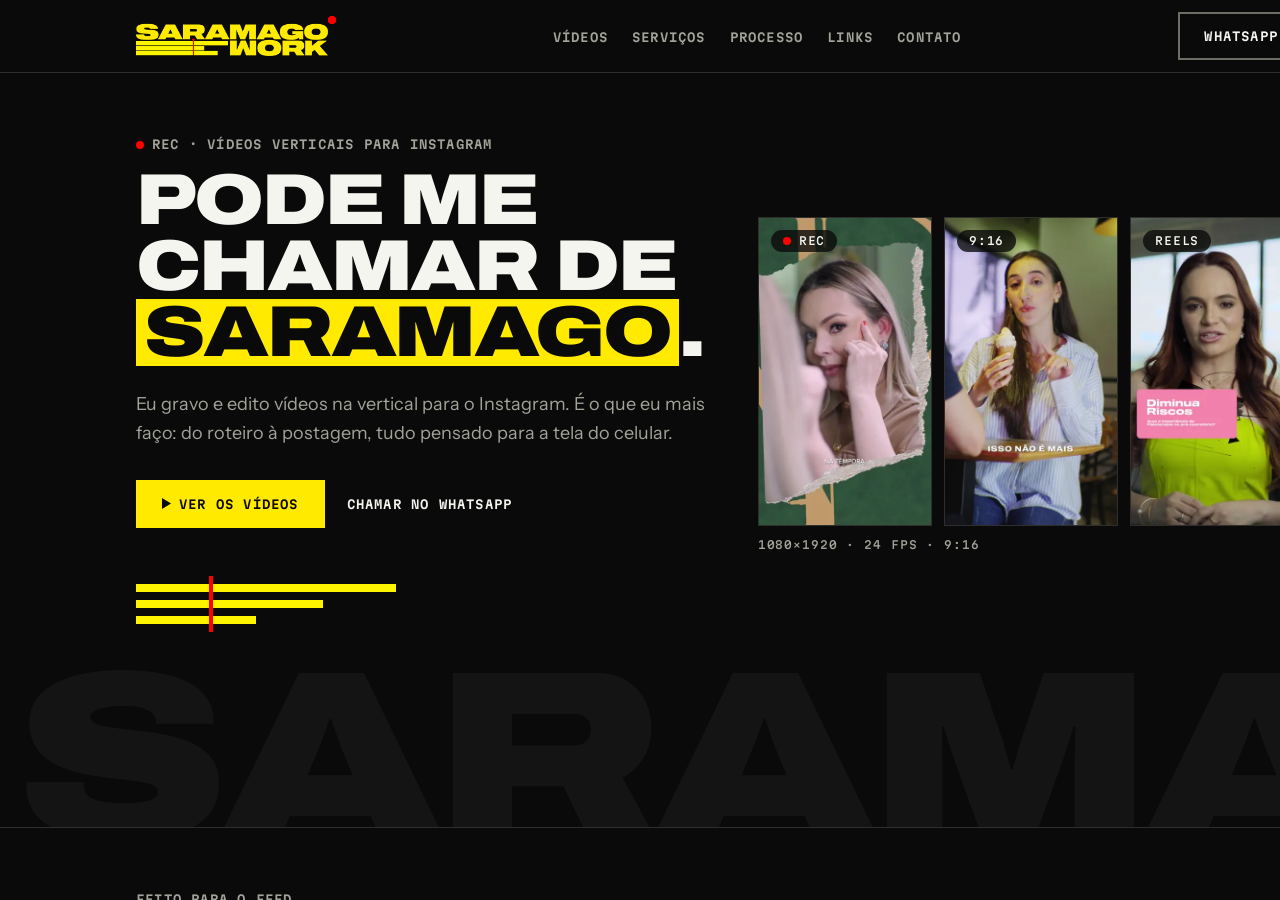
<file: .claude/shot.html>
<!doctype html>
<meta charset="utf-8">
<title>Captura</title>
<style>html, body { margin: 0; background: #fff; overflow: hidden; } iframe { display: block; border: 0; }</style>
<body>
<script>
  // Página auxiliar só para capturas: empilha n iframes do tamanho da tela, cada um rolado para um trecho da página.
  // Uso: /.claude/shot.html?p=/veed/&w=390&h=844&n=10   (p = página, w/h = tela, n = quantos trechos)
  //      /.claude/shot.html?p=/&w=1440&h=900&s=%23videos&o=0  (s = seletor, o = deslocamento, y = rolagem fixa)
  const params = new URLSearchParams(location.search);
  const w = Number(params.get("w") || 1440), h = Number(params.get("h") || 900), n = Number(params.get("n") || 1);
  for (let i = 0; i < n; i++) {
    const frame = document.createElement("iframe");
    frame.width = w; frame.height = h;
    frame.addEventListener("load", () => {
      const win = frame.contentWindow;
      win.document.documentElement.style.scrollBehavior = "auto";
      const selector = params.get("s");
      const target = selector ? win.document.querySelector(selector) : null;
      const y = target
        ? target.getBoundingClientRect().top + win.scrollY - Number(params.get("o") || 0)
        : (params.get("y") !== null ? Number(params.get("y")) : i * h);
      win.scrollTo(0, y);
      win.dispatchEvent(new Event("scroll"));
      if (params.get("open") !== null) win.document.querySelectorAll(".video-card")[Number(params.get("open"))].click();
    });
    frame.src = params.get("p") || "/";
    document.body.append(frame);
  }
</script>
</file>
<file: design/tokens.css>
/* Saramago Work — tokens do design system.
   Fonte de verdade: https://claude.ai/artifact/R2MMD2V5zCAeoeYwiZTBuM (project/tokens.json).
   Tema Escuro é o padrão; o Claro entra por prefers-color-scheme ou por data-theme="light". */

:root {
  color-scheme: dark;

  /* Cor — tema Escuro */
  --surface-000: #0a0a0a;
  --surface-100: #141414;
  --surface-200: #1f1f1e;
  --ink: #f5f5f0;
  --ink-muted: #a3a39b;
  --line: #2e2e2b;
  --line-strong: #6e6e66;
  --focus: #ffea00;
  --danger: #ff4d3d;
  --success: #35d6c4;
  --scrim: rgba(10, 10, 10, 0.78);

  /* Cor — fixa nos dois temas */
  --brand-yellow: #ffea00;
  --brand-acid: #fff400;
  --brand-red: #ff0000;
  --on-brand: #0a0a0a;

  /* Tipografia */
  --font-display: "Archivo", "Helvetica Neue", Helvetica, Arial, sans-serif;
  --font-sans: "Instrument Sans", system-ui, "Segoe UI", Roboto, sans-serif;
  --font-mono: "Martian Mono", ui-monospace, Menlo, Consolas, monospace;

  /* Espaçamento — escala de 4px */
  --space-1: 4px;
  --space-2: 8px;
  --space-3: 12px;
  --space-4: 16px;
  --space-5: 24px;
  --space-6: 32px;
  --space-7: 48px;
  --space-8: 64px;
  --space-9: 96px;

  /* Raio — o sistema é quadrado */
  --radius-none: 0;
  --radius-xs: 2px;
  --radius-pill: 999px;

  /* Fio e barra */
  --stroke-hair: 1px;
  --stroke-bold: 2px;
  --stroke-mark: 4px;
  --stroke-slab: 8px;

  /* Movimento — sai do componente LogoMotion: revelar por varredura, pontuar com o vermelho.
     Em React os mesmos valores vêm de SaramagoWork.MOVIMENTO. */
  --motion-wipe: 520ms;
  --motion-pop: 260ms;
  --motion-fast: 140ms;
  --ease-wipe: cubic-bezier(0.16, 1, 0.3, 1);
  --ease-pop: cubic-bezier(0.34, 1.56, 0.64, 1);
}

@media (prefers-color-scheme: light) {
  :root:not([data-theme="dark"]) {
    color-scheme: light;
    --surface-000: #ffffff;
    --surface-100: #f4f4f2;
    --surface-200: #e8e8e4;
    --ink: #0a0a0a;
    --ink-muted: #5a5a52;
    --line: #d6d6d0;
    --line-strong: #8a8a82;
    --focus: #141414;
    --danger: #c41200;
    --success: #00756b;
    --scrim: rgba(10, 10, 10, 0.62);
  }
}

:root[data-theme="light"] {
  color-scheme: light;
  --surface-000: #ffffff;
  --surface-100: #f4f4f2;
  --surface-200: #e8e8e4;
  --ink: #0a0a0a;
  --ink-muted: #5a5a52;
  --line: #d6d6d0;
  --line-strong: #8a8a82;
  --focus: #141414;
  --danger: #c41200;
  --success: #00756b;
  --scrim: rgba(10, 10, 10, 0.62);
}

/* Estilos de texto — use as classes ou copie as declarações */

.display-xl,
.display-l,
.display-m,
.h1,
.h2,
.h3 {
  font-family: var(--font-display);
  text-wrap: balance;
  margin: 0;
}

.display-xl,
.display-l,
.display-m {
  text-transform: uppercase;
  font-weight: 900;
}

.display-xl {
  font-size: 96px;
  line-height: 84px;
  letter-spacing: -0.03em;
  font-variation-settings: "wdth" 122, "wght" 900;
}

.display-l {
  font-size: 64px;
  line-height: 58px;
  letter-spacing: -0.025em;
  font-variation-settings: "wdth" 120, "wght" 900;
}

.display-m {
  font-size: 44px;
  line-height: 42px;
  letter-spacing: -0.02em;
  font-variation-settings: "wdth" 118, "wght" 900;
}

.h1 {
  font-size: 32px;
  line-height: 34px;
  font-weight: 800;
  letter-spacing: -0.02em;
}

.h2 {
  font-size: 24px;
  line-height: 27px;
  font-weight: 800;
  letter-spacing: -0.015em;
}

.h3 {
  font-size: 18px;
  line-height: 22px;
  font-weight: 700;
  letter-spacing: -0.01em;
}

.body-l,
.body,
.body-strong,
.body-s {
  font-family: var(--font-sans);
  margin: 0;
}

.body-l {
  font-size: 18px;
  line-height: 29px;
  font-weight: 400;
}

.body {
  font-size: 16px;
  line-height: 26px;
  font-weight: 400;
}

.body-strong {
  font-size: 16px;
  line-height: 26px;
  font-weight: 600;
}

.body-s {
  font-size: 14px;
  line-height: 21px;
  font-weight: 400;
}

.label,
.data,
.micro {
  font-family: var(--font-mono);
  margin: 0;
}

.label {
  font-size: 12px;
  line-height: 14px;
  font-weight: 600;
  letter-spacing: 0.1em;
  text-transform: uppercase;
}

.data {
  font-size: 14px;
  line-height: 20px;
  font-weight: 500;
  letter-spacing: 0.02em;
  font-variant-numeric: tabular-nums;
}

.micro {
  font-size: 11px;
  line-height: 14px;
  font-weight: 500;
  letter-spacing: 0.08em;
  text-transform: uppercase;
}

/* Base da página */

body {
  margin: 0;
  background: var(--surface-000);
  color: var(--ink);
  font-family: var(--font-sans);
  font-size: 16px;
  line-height: 26px;
}

:where(a, button, input, select, textarea, summary):focus-visible {
  outline: var(--stroke-bold) solid var(--focus);
  outline-offset: 2px;
}

@media (prefers-reduced-motion: reduce) {
  *,
  *::before,
  *::after {
    animation-duration: 0.01ms !important;
    transition-duration: 0.01ms !important;
  }
}
</file>
<file: css/site.css>
/* Saramago Work — site.
   Depende de design/tokens.css. Aqui há só layout e composição: nenhum valor de cor solto.
   Sistema quadrado, sem sombra: separação por fio (line) e por bloco. */

*,
*::before,
*::after {
  box-sizing: border-box;
}

/* O atributo hidden tem de vencer o display das classes abaixo
   (o lightbox e o link do Instagram começam escondidos). */
[hidden] {
  display: none !important;
}

/* ---------- Estrutura ---------- */

.wrap {
  width: 100%;
  max-width: 1200px;
  margin-inline: auto;
  padding-left: max(16px, env(safe-area-inset-left, 0px));
  padding-right: max(16px, env(safe-area-inset-right, 0px));
}

.section {
  padding-block: var(--space-8);
  border-top: var(--stroke-hair) solid var(--line);
}

.skip {
  position: absolute;
  left: -9999px;
  top: var(--space-2);
  z-index: 20;
  padding: var(--space-3) var(--space-4);
  background: var(--brand-yellow);
  color: var(--on-brand);
  font-family: var(--font-mono);
  font-size: 12px;
  letter-spacing: 0.1em;
  text-transform: uppercase;
  text-decoration: none;
}

.skip:focus {
  left: var(--space-4);
}

/* ---------- O ponto vermelho da marca ---------- */

.rec-dot {
  display: inline-block;
  width: 8px;
  height: 8px;
  border-radius: var(--radius-pill);
  background: var(--brand-red);
  margin-right: var(--space-2);
  vertical-align: baseline;
}

.rec-dot--live {
  animation: rec 1.6s ease-in-out infinite;
}

.rec-dot--on-brand {
  background: var(--on-brand);
}

@keyframes rec {
  0%, 100% { opacity: 1; }
  50% { opacity: 0.25; }
}

@media (prefers-reduced-motion: reduce) {
  .rec-dot--live { animation: none; }
}

/* ---------- Cabeçalho ---------- */

.nav {
  position: sticky;
  top: 0;
  z-index: 15;
  background: var(--surface-000);
  border-bottom: var(--stroke-hair) solid var(--line);
  padding-block: var(--space-3);
}

.nav__inner {
  display: flex;
  align-items: center;
  justify-content: space-between;
  gap: var(--space-5);
  flex-wrap: wrap;
}

.nav__brand {
  display: block;
  line-height: 0;
}

.nav__brand {
  position: relative;
}

.nav__brand img {
  width: 200px;
  max-width: 100%;
  height: auto;
}

/* ---------- Movimento ----------
   Deriva do componente LogoMotion: revelar por varredura, pontuar com o vermelho.

   Regra que vale para todo o site: nada aqui esconde conteúdo. O estado final é o CSS,
   e o movimento é aplicado por cima pelo script, com fill none. Se o script não rodar,
   se a aba estiver em segundo plano ou se a pessoa pedir menos movimento, a página
   simplesmente aparece pronta — nunca recortada no meio de uma animação. */

/* O ponto cobre o ponto do arquivo: mesma cor, mesmo tamanho, mesma posição medida no
   PNG (centro em 98% da largura, 29 px de 720). Fica visível por padrão. */
.nav__ponto {
  position: absolute;
  left: 95.98%;
  top: 0;
  width: 4.03%;
  aspect-ratio: 1 / 1;
  border-radius: var(--radius-pill);
  background: var(--brand-red);
  transform-origin: center;
  pointer-events: none;
}

.nav__links {
  list-style: none;
  margin: 0;
  padding: 0;
  display: flex;
  gap: var(--space-5);
  flex-wrap: wrap;
}

.nav__links a {
  color: var(--ink-muted);
  text-decoration: none;
}

.nav__links a:hover {
  color: var(--ink);
}

/* ---------- Botões ---------- */

.btn {
  display: inline-flex;
  align-items: center;
  gap: var(--space-2);
  font-family: var(--font-mono);
  font-size: 12px;
  line-height: 14px;
  font-weight: 600;
  letter-spacing: 0.1em;
  text-transform: uppercase;
  text-decoration: none;
  padding: 15px var(--space-5);
  border: var(--stroke-bold) solid transparent;
  border-radius: var(--radius-none);
  cursor: pointer;
  transition: background-color 120ms linear, border-color 120ms linear, color 120ms linear;
}

.btn svg {
  width: 9px;
  height: 11px;
  flex: none;
}

.btn--primary {
  background: var(--brand-yellow);
  color: var(--on-brand);
}

.btn--primary:hover {
  background: #ebd800;
}

.btn--secondary {
  color: var(--ink);
  border-color: var(--line-strong);
}

.btn--secondary:hover {
  border-color: var(--brand-yellow);
}

.btn--ghost {
  color: var(--ink);
  padding-inline: var(--space-2);
}

.btn--ghost:hover {
  text-decoration: underline;
  text-underline-offset: 4px;
}

/* Sobre a faixa amarela: contorno preto, e no hover o bloco preto assume. */
.btn--on-brand {
  color: var(--on-brand);
  border-color: var(--on-brand);
}

.btn--on-brand:hover {
  background: var(--on-brand);
  color: var(--brand-yellow);
}

.btn--on-brand-ghost {
  color: var(--on-brand);
  padding-inline: var(--space-2);
}

.btn--on-brand-ghost:hover {
  text-decoration: underline;
  text-underline-offset: 4px;
}

.cta .btn:focus-visible {
  outline-color: var(--on-brand);
}

.text-link {
  display: inline-block;
  color: var(--ink);
  text-decoration: none;
  margin-top: var(--space-5);
}

.text-link:hover {
  text-decoration: underline;
  text-underline-offset: 4px;
}

/* ---------- O motivo das barras ---------- */

.barrule {
  position: relative;
  width: 320px;
  max-width: 100%;
  display: flex;
  flex-direction: column;
  gap: var(--space-2);
  padding-block: var(--space-2);
}

.barrule span {
  display: block;
  height: var(--stroke-slab);
  background: var(--brand-acid);
}

.barrule span:nth-child(2) { width: 72%; }
.barrule span:nth-child(3) { width: 46%; }

.barrule::after {
  content: "";
  position: absolute;
  top: 0;
  bottom: 0;
  width: var(--stroke-mark);
  background: var(--brand-red);
}

.barrule--start::after { left: 28%; }
.barrule--center::after { left: 50%; }

.barrule--on-brand span,
.barrule--on-brand::after {
  background: var(--on-brand);
}

/* ---------- Topo ---------- */

.hero {
  position: relative;
  overflow: hidden;
  padding-top: var(--space-8);
}

.hero__inner {
  display: grid;
  grid-template-columns: 1fr;
  gap: var(--space-7);
  align-items: center;
}

/* Sem isto, o conteúdo define o mínimo e o grid passa da tela em 320px. */
.hero__copy,
.hero__reels {
  min-width: 0;
}

@media (min-width: 900px) {
  .hero__inner { grid-template-columns: 1.05fr 1fr; }
}

.eyebrow {
  color: var(--ink-muted);
  margin-bottom: var(--space-4);
}

.hero__title {
  font-family: var(--font-display);
  font-variation-settings: "wdth" 120, "wght" 900;
  font-weight: 900;
  /* O mínimo é o tamanho em que "Saramago" ainda cabe na goteira de 320px. */
  font-size: clamp(34px, 7.5vw, 72px);
  line-height: 0.92;
  letter-spacing: -0.03em;
  text-transform: uppercase;
  text-wrap: balance;
  overflow-wrap: break-word;
  color: var(--ink);
  margin: 0 0 var(--space-5);
}

.hero__title em {
  font-style: normal;
  display: inline-block;
  background: var(--brand-yellow);
  color: var(--on-brand);
  padding-inline: var(--space-2);
}

.hero__lead {
  max-width: 50ch;
  color: var(--ink-muted);
  margin-bottom: var(--space-6);
}

.hero__actions {
  display: flex;
  align-items: center;
  gap: var(--space-3);
  flex-wrap: wrap;
}

.hero__rule {
  width: 260px;
  margin-top: var(--space-7);
}

.hero__reels {
  display: grid;
  grid-template-columns: repeat(2, minmax(0, 1fr));
  gap: var(--space-3);
}

@media (min-width: 1024px) {
  .hero__reels { grid-template-columns: repeat(3, minmax(0, 1fr)); }
}

.reel {
  position: relative;
  margin: 0;
  aspect-ratio: 9 / 16;
  max-width: 100%;
  background: var(--surface-100);
  border: var(--stroke-hair) solid var(--line);
  overflow: hidden;
}

.reel--third { display: none; }

@media (min-width: 1024px) {
  .reel--third { display: block; }
}

.reel video,
.video-card video,
.service__media video {
  width: 100%;
  height: 100%;
  object-fit: cover;
  display: block;
}

.hero__spec {
  grid-column: 1 / -1;
  color: var(--ink-muted);
  margin: 0;
}

.wordmark {
  font-family: var(--font-display);
  font-variation-settings: "wdth" 125, "wght" 900;
  font-weight: 900;
  font-size: clamp(72px, 19vw, 240px);
  line-height: 0.78;
  letter-spacing: -0.045em;
  text-transform: uppercase;
  color: var(--surface-100);
  margin: var(--space-6) 0 calc(var(--space-5) * -1);
  padding-left: max(16px, env(safe-area-inset-left, 0px));
  user-select: none;
}

/* ---------- Intro ---------- */

.section-label {
  color: var(--ink-muted);
  margin-bottom: var(--space-2);
}

.intro__body {
  max-width: 62ch;
  color: var(--ink-muted);
  margin-top: var(--space-5);
}

.mark {
  background: var(--brand-acid);
  color: var(--on-brand);
  padding-inline: var(--space-2);
}

/* ---------- Abertura de seção ---------- */

.section-head {
  display: flex;
  align-items: flex-end;
  justify-content: space-between;
  gap: var(--space-5);
  flex-wrap: wrap;
  margin-bottom: var(--space-6);
}

/* Um item de flex não encolhe abaixo do min-content: sem isto, um título
   display-m longo empurra a seção para fora da tela em 320px. */
.section-head > div,
.cta__text {
  min-width: 0;
}

.section-head h2,
.cta__title {
  overflow-wrap: break-word;
}

.section-head__rule {
  width: 240px;
  margin-top: calc(var(--space-6) * -1);
  margin-bottom: var(--space-6);
}

.videos__sub {
  max-width: 38ch;
  color: var(--ink-muted);
  margin: 0;
}

/* ---------- Hub de links ---------- */

.link-list {
  list-style: none;
  margin: 0;
  padding: 0;
  display: flex;
  flex-direction: column;
  gap: var(--space-2);
}

.link-card {
  display: flex;
  align-items: center;
  justify-content: space-between;
  gap: var(--space-4);
  min-height: 56px;
  padding: var(--space-4);
  background: var(--surface-100);
  border: var(--stroke-bold) solid var(--line);
  text-decoration: none;
  transition: border-color 120ms linear;
}

.link-card:hover {
  border-color: var(--brand-yellow);
}

.link-card__text {
  display: flex;
  flex-direction: column;
  gap: var(--space-1);
  min-width: 0;
}

.link-card__text .h3 {
  display: block;
  color: var(--ink);
}

.link-card__text .body-s {
  display: block;
  color: var(--ink-muted);
}

.link-card__dest {
  color: var(--ink-muted);
  white-space: nowrap;
}

/* ---------- Grade de vídeos ---------- */

.video-grid {
  list-style: none;
  margin: 0;
  padding: 0;
  display: grid;
  grid-template-columns: repeat(2, minmax(0, 1fr));
  gap: var(--space-4);
}

@media (min-width: 720px) {
  .video-grid { grid-template-columns: repeat(3, minmax(0, 1fr)); }
}

@media (min-width: 1100px) {
  .video-grid { grid-template-columns: repeat(4, minmax(0, 1fr)); }
}

.video-card {
  position: relative;
  display: block;
  width: 100%;
  aspect-ratio: 9 / 16;
  padding: 0;
  background: var(--surface-100);
  border: var(--stroke-bold) solid var(--line);
  border-radius: var(--radius-none);
  cursor: pointer;
  overflow: hidden;
  transition: border-color 120ms linear;
}

.video-card:hover {
  border-color: var(--brand-yellow);
}

.video-card__meta {
  position: absolute;
  inset: auto 0 0;
  display: flex;
  flex-direction: column;
  gap: 2px;
  padding: var(--space-3);
  background: linear-gradient(to top, var(--scrim), transparent);
  text-align: left;
}

.video-card__title {
  display: block;
  color: var(--ink);
}

.video-card__info {
  display: block;
  color: var(--ink-muted);
}

.chip {
  position: absolute;
  top: var(--space-3);
  left: var(--space-3);
  z-index: 2;
  display: inline-flex;
  align-items: center;
  font-family: var(--font-mono);
  font-size: 11px;
  line-height: 14px;
  font-weight: 500;
  letter-spacing: 0.08em;
  text-transform: uppercase;
  padding: var(--space-1) var(--space-3);
  border-radius: var(--radius-pill);
  background: var(--scrim);
  color: var(--ink);
}

.play {
  position: absolute;
  top: var(--space-3);
  right: var(--space-3);
  z-index: 2;
  display: flex;
  align-items: center;
  justify-content: center;
  width: 32px;
  height: 32px;
  border-radius: var(--radius-pill);
  background: var(--brand-yellow);
  color: var(--on-brand);
}

.play svg {
  width: 9px;
  height: 11px;
  margin-left: 2px;
}

/* ---------- Números ---------- */

.stats {
  list-style: none;
  margin: var(--space-8) 0 0;
  padding: var(--space-5) 0 0;
  border-top: var(--stroke-hair) solid var(--line);
  display: grid;
  grid-template-columns: repeat(3, minmax(0, 1fr));
  gap: var(--space-5);
}

.stats li {
  display: flex;
  flex-direction: column;
  gap: var(--space-2);
  min-width: 0;
}

.stat__value {
  font-family: var(--font-display);
  font-variation-settings: "wdth" 118, "wght" 900;
  font-weight: 900;
  font-size: clamp(32px, 6vw, 44px);
  line-height: 0.95;
  letter-spacing: -0.02em;
  color: var(--ink);
  font-variant-numeric: tabular-nums;
}

.stat__label {
  color: var(--ink-muted);
}

/* ---------- Serviços ---------- */

.service-grid {
  display: grid;
  grid-template-columns: 1fr;
  gap: var(--space-4);
}

@media (min-width: 720px) {
  .service-grid { grid-template-columns: repeat(3, minmax(0, 1fr)); }
  .service--featured { grid-column: 1 / -1; }
}

.service {
  display: flex;
  flex-direction: column;
  gap: var(--space-2);
  padding: var(--space-5);
  background: var(--surface-100);
  border: var(--stroke-hair) solid var(--line);
  min-width: 0;
}

.service--featured {
  flex-direction: column;
  gap: var(--space-5);
  padding: 0;
  overflow: hidden;
}

@media (min-width: 720px) {
  .service--featured {
    display: grid;
    grid-template-columns: 1.4fr 1fr;
    align-items: stretch;
    gap: 0;
  }
}

.service__text {
  display: flex;
  flex-direction: column;
  gap: var(--space-2);
  padding: var(--space-5);
  min-width: 0;
}

.service__media {
  aspect-ratio: 16 / 9;
  max-width: 100%;
  background: var(--surface-200);
  border-top: var(--stroke-hair) solid var(--line);
}

@media (min-width: 720px) {
  .service__media {
    aspect-ratio: auto;
    border-top: 0;
    border-left: var(--stroke-hair) solid var(--line);
  }
}

.service__num {
  color: var(--brand-red);
}

.service__title {
  color: var(--ink);
}

.service__body {
  color: var(--ink-muted);
  max-width: 46ch;
}

.badges {
  list-style: none;
  margin: var(--space-3) 0 0;
  padding: 0;
  display: flex;
  flex-wrap: wrap;
  gap: var(--space-1);
}

.badge {
  font-family: var(--font-mono);
  font-size: 11px;
  line-height: 14px;
  font-weight: 500;
  letter-spacing: 0.08em;
  text-transform: uppercase;
  padding: var(--space-1) var(--space-3);
  border-radius: var(--radius-pill);
  background: var(--surface-200);
  color: var(--ink);
}

/* ---------- Processo ---------- */

.steps {
  list-style: none;
  margin: 0;
  padding: 0;
  display: grid;
  grid-template-columns: 1fr;
  gap: var(--space-5);
  counter-reset: step;
}

@media (min-width: 640px) {
  .steps { grid-template-columns: repeat(2, minmax(0, 1fr)); }
}

@media (min-width: 1024px) {
  .steps { grid-template-columns: repeat(4, minmax(0, 1fr)); }
}

.step {
  display: flex;
  flex-direction: column;
  gap: var(--space-2);
  padding-top: var(--space-4);
  border-top: var(--stroke-mark) solid var(--line);
  min-width: 0;
}

.step:first-child {
  border-top-color: var(--brand-red);
}

.step__num {
  color: var(--ink-muted);
}

.step__title {
  color: var(--ink);
}

.step__body {
  color: var(--ink-muted);
}

/* ---------- Contato ---------- */

.cta {
  background: var(--brand-yellow);
  color: var(--on-brand);
  padding-block: var(--space-8);
}

.cta__inner {
  display: flex;
  align-items: flex-end;
  justify-content: space-between;
  gap: var(--space-6);
  flex-wrap: wrap;
}

.cta__text {
  min-width: 0;
}

.cta__title {
  margin-block: var(--space-2);
  font-size: clamp(40px, 8vw, 64px);
  line-height: 0.92;
}

.cta__body {
  max-width: 42ch;
}

.cta__actions {
  display: flex;
  align-items: center;
  gap: var(--space-3);
  flex-wrap: wrap;
}

.cta__rule {
  flex-basis: 100%;
  width: 240px;
}

/* ---------- Rodapé ---------- */

.footer {
  border-top: var(--stroke-hair) solid var(--line);
  padding-block: var(--space-6);
}

.footer__inner {
  display: flex;
  align-items: center;
  justify-content: space-between;
  gap: var(--space-4);
  flex-wrap: wrap;
  color: var(--ink-muted);
}

.footer__inner a {
  color: var(--ink-muted);
  text-decoration: none;
}

.footer__inner a:hover {
  color: var(--ink);
  text-decoration: underline;
  text-underline-offset: 4px;
}

/* ---------- Tela cheia ---------- */

.lightbox {
  position: fixed;
  inset: 0;
  z-index: 30;
  display: flex;
  align-items: center;
  justify-content: center;
  padding: var(--space-5);
  background: var(--scrim);
  backdrop-filter: blur(6px);
}

.lightbox__stage {
  display: flex;
  flex-direction: column;
  gap: var(--space-3);
  max-width: min(420px, 100%);
  width: 100%;
}

.lightbox__video {
  width: 100%;
  max-height: 74vh;
  aspect-ratio: 9 / 16;
  background: var(--surface-100);
  display: block;
}

/* ---------- Player próprio ----------
   Os controles nativos trazem o menu de três pontos com "Baixar vídeo"; estes não.
   Dificultar não é impedir: o endereço do arquivo continua visível na aba de rede. */

.player {
  position: relative;
  border: var(--stroke-bold) solid var(--brand-yellow);
  background: var(--surface-100);
  overflow: hidden;
}

/* Nenhum vídeo recebe o toque direto: quem recebe é o botão por cima,
   o que também tira o menu de contexto do próprio elemento. */
video {
  pointer-events: none;
  user-select: none;
  -webkit-user-select: none;
  -webkit-touch-callout: none;
  -webkit-user-drag: none;
}

/* A marca d'água não é mais desenhada aqui: ela está queimada dentro dos arquivos,
   a 26% da altura, o que vale também para quem baixar o vídeo. Duas marcas, uma do
   CSS e outra do arquivo, apareceriam em alturas diferentes. */

.player__tap {
  position: absolute;
  inset: 0 0 56px;
  width: 100%;
  padding: 0;
  background: transparent;
  border: 0;
  cursor: pointer;
}

.player__bar {
  position: absolute;
  inset: auto 0 0;
  display: flex;
  align-items: center;
  gap: var(--space-3);
  height: 56px;
  padding-inline: var(--space-3);
  background: var(--scrim);
}

.player__btn {
  display: flex;
  align-items: center;
  justify-content: center;
  width: 32px;
  height: 32px;
  flex: none;
  padding: 0;
  background: transparent;
  color: var(--ink);
  border: 0;
  cursor: pointer;
}

.player__btn:hover {
  color: var(--brand-yellow);
}

.player__btn svg {
  width: 14px;
  height: 14px;
}

.player__time {
  font-family: var(--font-mono);
  font-size: 11px;
  line-height: 14px;
  font-weight: 500;
  letter-spacing: 0.04em;
  font-variant-numeric: tabular-nums;
  color: var(--ink);
  white-space: nowrap;
  flex: none;
}

.player__seek {
  flex: 1 1 auto;
  min-width: 0;
  height: 20px;
  margin: 0;
  background: transparent;
  cursor: pointer;
  -webkit-appearance: none;
  appearance: none;
}

.player__seek::-webkit-slider-runnable-track {
  height: var(--stroke-mark);
  background: var(--line-strong);
}

.player__seek::-webkit-slider-thumb {
  -webkit-appearance: none;
  appearance: none;
  width: 10px;
  height: 16px;
  margin-top: -6px;
  background: var(--brand-yellow);
  border: 0;
  border-radius: var(--radius-none);
}

.player__seek::-moz-range-track {
  height: var(--stroke-mark);
  background: var(--line-strong);
}

.player__seek::-moz-range-thumb {
  width: 10px;
  height: 16px;
  background: var(--brand-yellow);
  border: 0;
  border-radius: var(--radius-none);
}

.player__seek:focus-visible {
  outline: var(--stroke-bold) solid var(--focus);
  outline-offset: 2px;
}

.lightbox__caption {
  display: flex;
  justify-content: space-between;
  gap: var(--space-4);
  color: var(--ink);
  margin: 0;
}

.icon-btn {
  position: absolute;
  display: flex;
  align-items: center;
  justify-content: center;
  width: 44px;
  height: 44px;
  padding: 0;
  background: var(--surface-100);
  color: var(--ink);
  border: var(--stroke-hair) solid var(--line-strong);
  border-radius: var(--radius-none);
  cursor: pointer;
}

.icon-btn:hover {
  border-color: var(--brand-yellow);
}

.icon-btn svg {
  width: 16px;
  height: 16px;
}

.lightbox__close {
  top: max(var(--space-4), env(safe-area-inset-top, 0px));
  right: var(--space-4);
}

.lightbox__prev { left: var(--space-4); top: 50%; }
.lightbox__next { right: var(--space-4); top: 50%; }

/* ---------- Telas pequenas ---------- */

@media (max-width: 640px) {
  .section { padding-block: var(--space-7); }
  .hero { padding-top: var(--space-6); }
  .nav__brand img { width: 170px; }
  .nav__links { gap: var(--space-4); }
  .nav__inner { gap: var(--space-3); }
  .hero__actions .btn { flex: 1 1 auto; justify-content: center; }
  .stats { grid-template-columns: 1fr; gap: var(--space-4); }
  /* Em três linhas, o cabeçalho fixo comeria um terço da tela. */
  .nav { position: static; }
  .lightbox__prev, .lightbox__next { top: auto; bottom: var(--space-4); }
}

@media (prefers-reduced-motion: reduce) {
  .btn,
  .video-card,
  .icon-btn {
    transition: none;
  }
}
</file>
